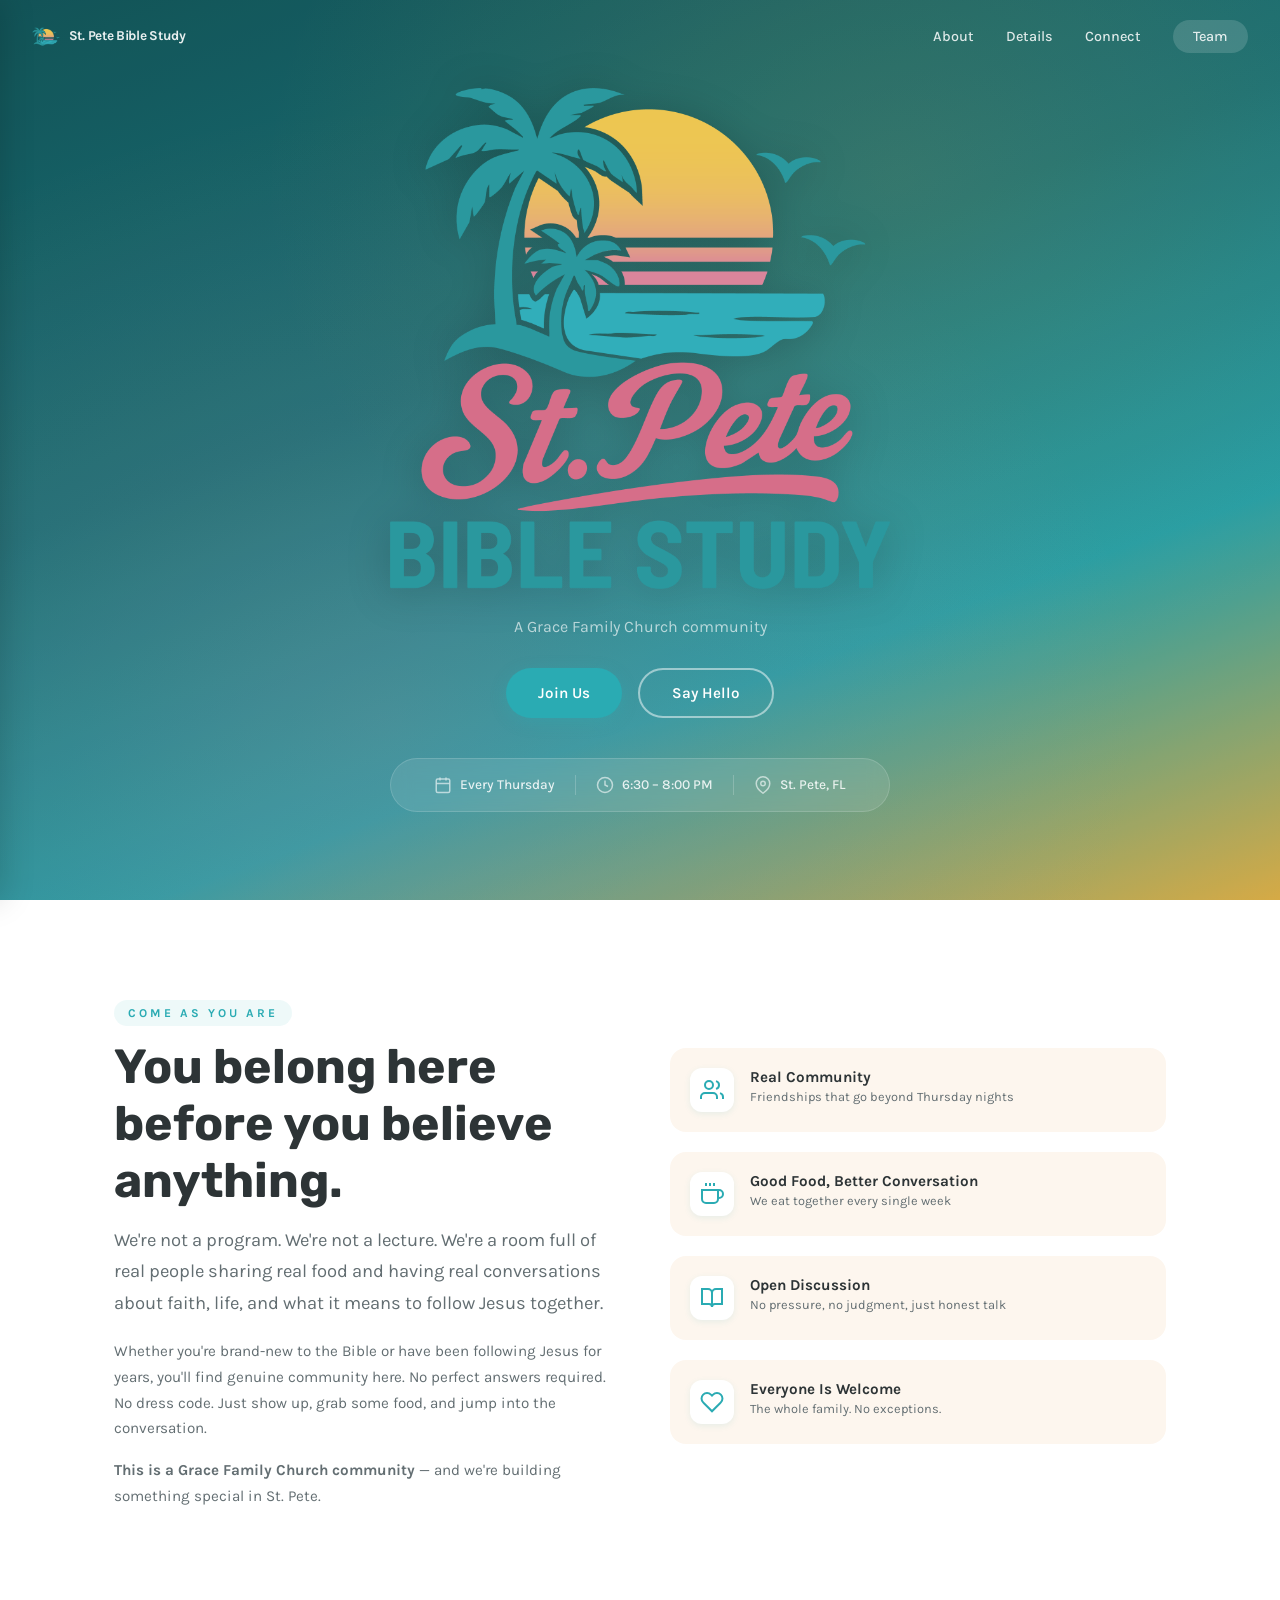
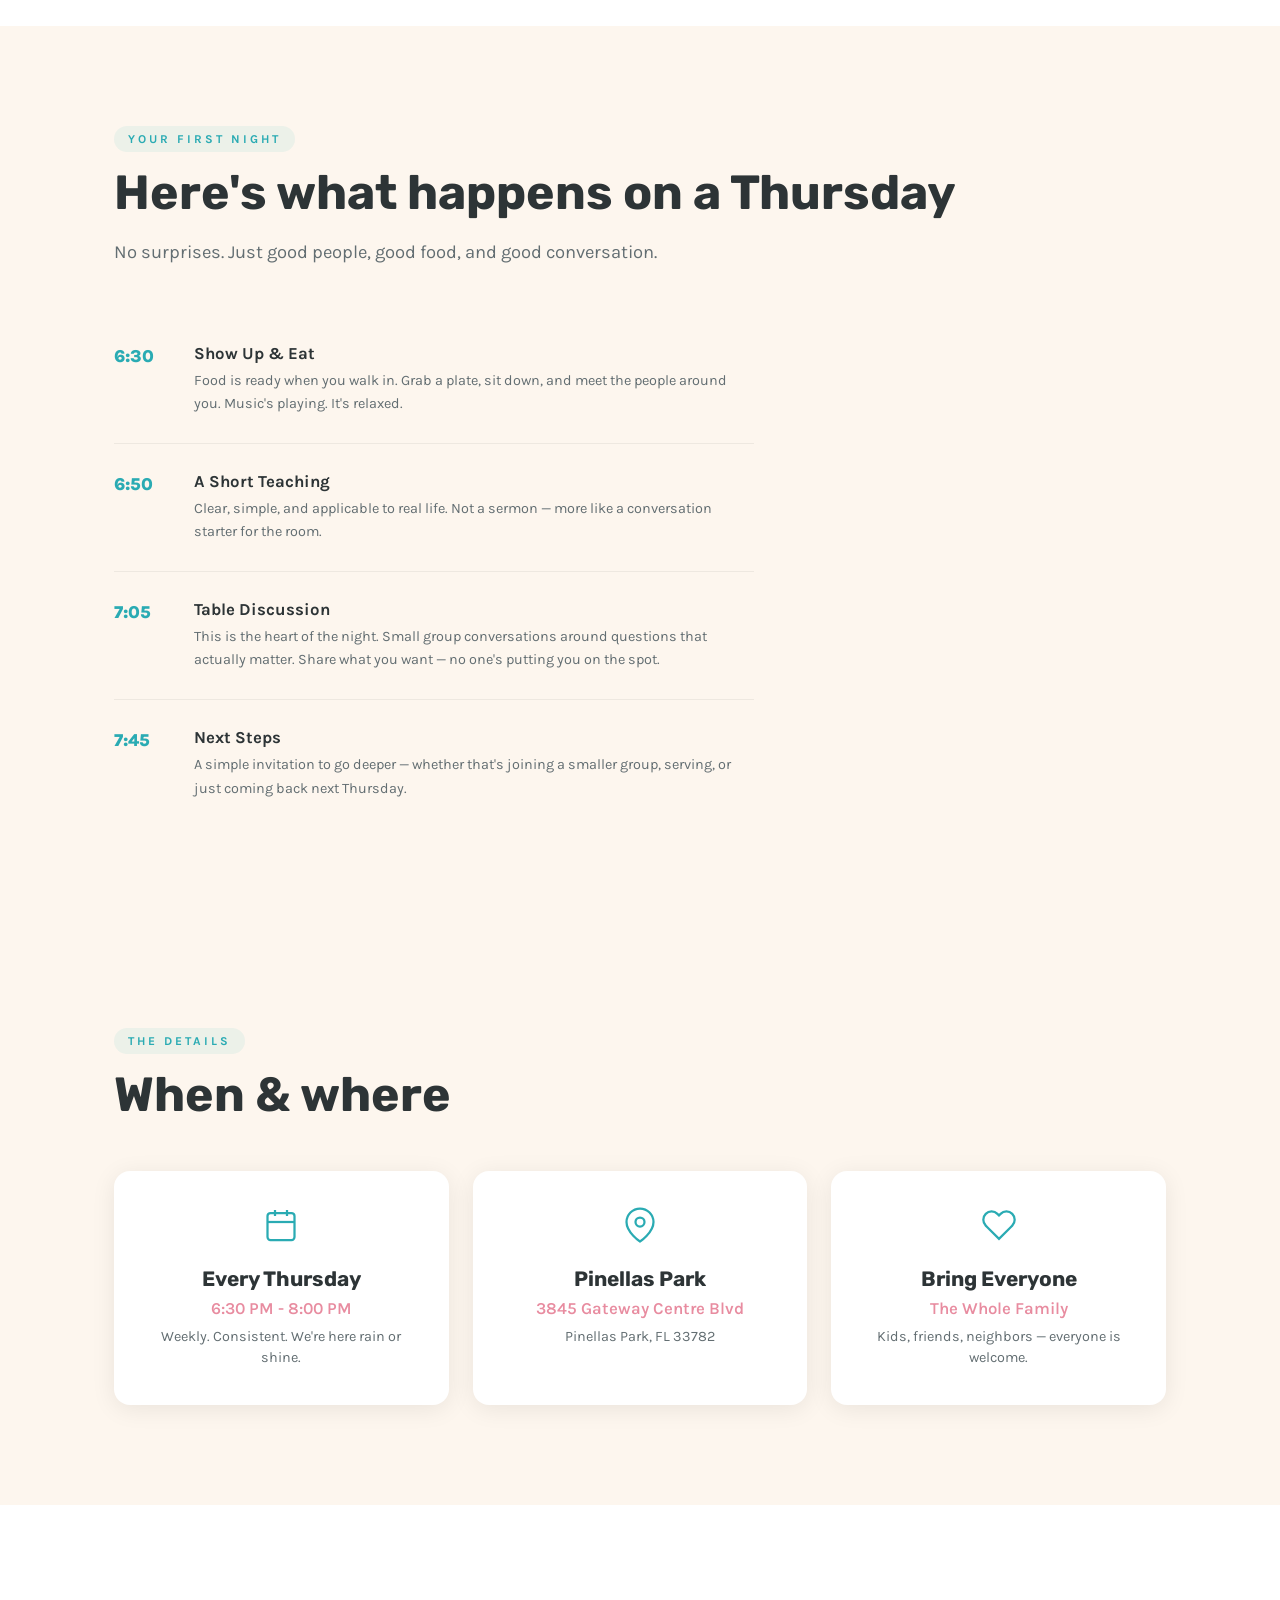
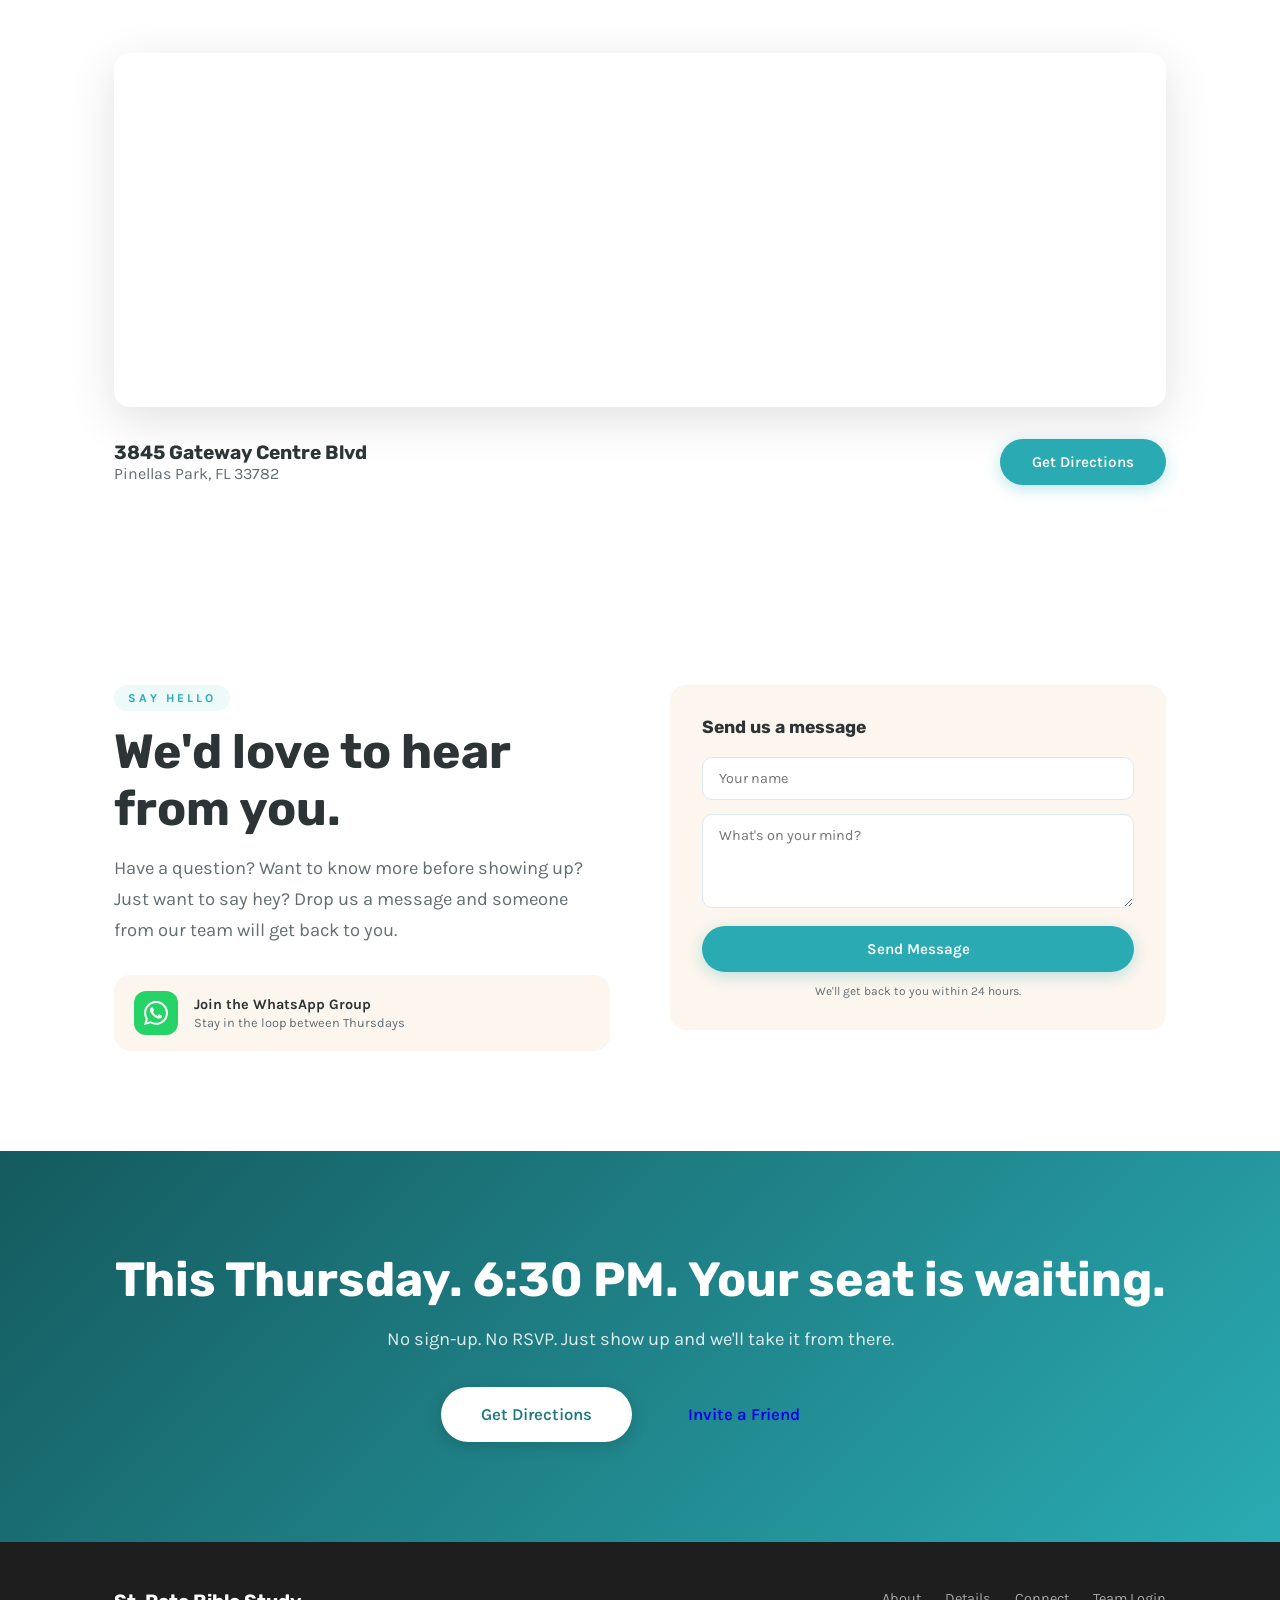
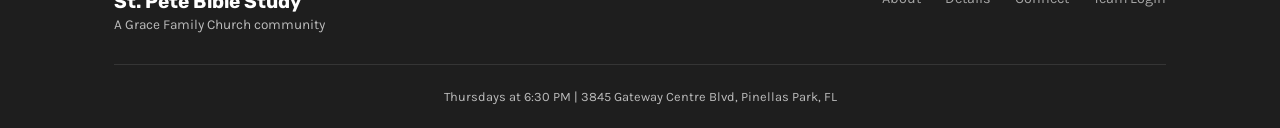
<file: index.html>
<!DOCTYPE html>
<html lang="en">
<head>
  <meta charset="UTF-8">
  <meta name="viewport" content="width=device-width, initial-scale=1.0">
  <title>St. Pete Bible Study | Grace Family Church</title>
  <meta name="description" content="Thursdays at 6:30 PM in Pinellas Park. Food, real conversation, honest questions, and people who actually show up.">

  <!-- Open Graph (iMessage, WhatsApp, Facebook, LinkedIn) -->
  <meta property="og:type" content="website">
  <meta property="og:url" content="https://stpetebiblestudy.com/">
  <meta property="og:title" content="St. Pete Bible Study · Thursdays 6:30 PM">
  <meta property="og:description" content="Food, real conversation, honest questions, and people who actually show up. Come join us — we saved you a seat.">
  <meta property="og:image" content="https://stpetebiblestudy.com/assets/spbs-logo.png">
  <meta property="og:site_name" content="St. Pete Bible Study">
  <meta name="twitter:card" content="summary_large_image">
  <meta name="twitter:title" content="St. Pete Bible Study · Thursdays 6:30 PM">
  <meta name="twitter:description" content="Food, real conversation, and people who actually show up.">
  <meta name="twitter:image" content="https://stpetebiblestudy.com/assets/spbs-logo.png">

  <link rel="icon" type="image/png" href="assets/spbs-icon.png">
  <link rel="preconnect" href="https://fonts.googleapis.com">
  <link href="https://fonts.googleapis.com/css2?family=Rubik:wght@400;500;600;700;800;900&family=Karla:wght@300;400;500;600;700&family=Lobster&display=swap" rel="stylesheet">
  <link rel="stylesheet" href="css/landing.css">
</head>
<body>
  <!-- Hero -->
  <section class="hero">
    <div class="hero-overlay"></div>
    <nav class="top-nav">
      <div class="nav-brand"><img src="assets/spbs-icon.png" alt="SPBS" class="nav-logo-icon"> St. Pete Bible Study</div>
      <div class="nav-links">
        <a href="#about">About</a>
        <a href="#details">Details</a>
        <a href="#connect">Connect</a>
        <a href="login.html" class="nav-btn">Team</a>
      </div>
      <button class="mobile-menu-btn" onclick="openMobileNav()" aria-label="Menu">
        <svg width="22" height="22" viewBox="0 0 24 24" fill="none" stroke="white" stroke-width="2.5">
          <line x1="3" y1="6" x2="21" y2="6"/><line x1="3" y1="12" x2="21" y2="12"/><line x1="3" y1="18" x2="21" y2="18"/>
        </svg>
      </button>
    </nav>

    <!-- Mobile Nav Drawer -->
    <div class="mobile-nav-overlay" id="mobileNavOverlay" onclick="closeMobileNav()"></div>
    <div class="mobile-nav-drawer" id="mobileNavDrawer">
      <div class="mobile-nav-header">
        <h3>St. Pete Bible Study</h3>
        <button class="mobile-nav-close" onclick="closeMobileNav()">&times;</button>
      </div>
      <div class="mobile-nav-items">
        <a href="#about" onclick="closeMobileNav()">About</a>
        <a href="#details" onclick="closeMobileNav()">Details</a>
        <a href="#connect" onclick="closeMobileNav()">Connect</a>
        <a href="weekly.html">This Week</a>
        <a href="login.html" class="mobile-nav-team">Team Login</a>
      </div>
    </div>
    <div class="hero-content">
      <div class="logo-container">
        <img src="assets/spbs-logo.png" alt="St. Pete Bible Study" class="hero-logo">
      </div>
      <p class="hero-sub">A Grace Family Church community</p>
      <div class="hero-cta">
        <a href="#details" class="btn btn-primary">Join Us</a>
        <a href="#connect" class="btn btn-outline">Say Hello</a>
      </div>
      <div class="hero-details-bar">
        <div class="hero-detail">
          <svg width="18" height="18" viewBox="0 0 24 24" fill="none" stroke="currentColor" stroke-width="2"><rect x="3" y="4" width="18" height="18" rx="2"/><line x1="16" y1="2" x2="16" y2="6"/><line x1="8" y1="2" x2="8" y2="6"/><line x1="3" y1="10" x2="21" y2="10"/></svg>
          <span>Every Thursday</span>
        </div>
        <div class="hero-detail-divider"></div>
        <div class="hero-detail">
          <svg width="18" height="18" viewBox="0 0 24 24" fill="none" stroke="currentColor" stroke-width="2"><circle cx="12" cy="12" r="10"/><polyline points="12 6 12 12 16 14"/></svg>
          <span>6:30 – 8:00 PM</span>
        </div>
        <div class="hero-detail-divider"></div>
        <div class="hero-detail">
          <svg width="18" height="18" viewBox="0 0 24 24" fill="none" stroke="currentColor" stroke-width="2"><path d="M21 10c0 7-9 13-9 13s-9-6-9-13a9 9 0 0 1 18 0z"/><circle cx="12" cy="10" r="3"/></svg>
          <span>St. Pete, FL</span>
        </div>
      </div>
    </div>
  </section>

  <!-- Welcome / About -->
  <section id="about" class="section about-section">
    <div class="container">
      <div class="about-layout">
        <div class="about-text">
          <div class="section-badge">COME AS YOU ARE</div>
          <h2>You belong here before you believe anything.</h2>
          <p class="lead">We're not a program. We're not a lecture. We're a room full of real people sharing real food and having real conversations about faith, life, and what it means to follow Jesus together.</p>
          <p class="about-body">Whether you're brand-new to the Bible or have been following Jesus for years, you'll find genuine community here. No perfect answers required. No dress code. Just show up, grab some food, and jump into the conversation.</p>
          <p class="about-body"><strong>This is a Grace Family Church community</strong> — and we're building something special in St. Pete.</p>
        </div>
        <div class="about-highlights">
          <div class="highlight-item">
            <div class="highlight-icon">
              <svg width="24" height="24" viewBox="0 0 24 24" fill="none" stroke="currentColor" stroke-width="2"><path d="M17 21v-2a4 4 0 0 0-4-4H5a4 4 0 0 0-4 4v2"/><circle cx="9" cy="7" r="4"/><path d="M23 21v-2a4 4 0 0 0-3-3.87"/><path d="M16 3.13a4 4 0 0 1 0 7.75"/></svg>
            </div>
            <div>
              <h4>Real Community</h4>
              <p>Friendships that go beyond Thursday nights</p>
            </div>
          </div>
          <div class="highlight-item">
            <div class="highlight-icon">
              <svg width="24" height="24" viewBox="0 0 24 24" fill="none" stroke="currentColor" stroke-width="2"><path d="M18 8h1a4 4 0 0 1 0 8h-1"/><path d="M2 8h16v9a4 4 0 0 1-4 4H6a4 4 0 0 1-4-4V8z"/><line x1="6" y1="1" x2="6" y2="4"/><line x1="10" y1="1" x2="10" y2="4"/><line x1="14" y1="1" x2="14" y2="4"/></svg>
            </div>
            <div>
              <h4>Good Food, Better Conversation</h4>
              <p>We eat together every single week</p>
            </div>
          </div>
          <div class="highlight-item">
            <div class="highlight-icon">
              <svg width="24" height="24" viewBox="0 0 24 24" fill="none" stroke="currentColor" stroke-width="2"><path d="M2 3h6a4 4 0 0 1 4 4v14a3 3 0 0 0-3-3H2z"/><path d="M22 3h-6a4 4 0 0 0-4 4v14a3 3 0 0 1 3-3h7z"/></svg>
            </div>
            <div>
              <h4>Open Discussion</h4>
              <p>No pressure, no judgment, just honest talk</p>
            </div>
          </div>
          <div class="highlight-item">
            <div class="highlight-icon">
              <svg width="24" height="24" viewBox="0 0 24 24" fill="none" stroke="currentColor" stroke-width="2"><path d="M20.84 4.61a5.5 5.5 0 0 0-7.78 0L12 5.67l-1.06-1.06a5.5 5.5 0 0 0-7.78 7.78l1.06 1.06L12 21.23l7.78-7.78 1.06-1.06a5.5 5.5 0 0 0 0-7.78z"/></svg>
            </div>
            <div>
              <h4>Everyone Is Welcome</h4>
              <p>The whole family. No exceptions.</p>
            </div>
          </div>
        </div>
      </div>
    </div>
  </section>

  <!-- What to Expect -->
  <section id="expect" class="section expect-section">
    <div class="container">
      <div class="section-badge">YOUR FIRST NIGHT</div>
      <h2>Here's what happens on a Thursday</h2>
      <p class="lead">No surprises. Just good people, good food, and good conversation.</p>
      <div class="expect-timeline">
        <div class="expect-step">
          <div class="expect-time">6:30</div>
          <div class="expect-content">
            <h3>Show Up & Eat</h3>
            <p>Food is ready when you walk in. Grab a plate, sit down, and meet the people around you. Music's playing. It's relaxed.</p>
          </div>
        </div>
        <div class="expect-step">
          <div class="expect-time">6:50</div>
          <div class="expect-content">
            <h3>A Short Teaching</h3>
            <p>Clear, simple, and applicable to real life. Not a sermon — more like a conversation starter for the room.</p>
          </div>
        </div>
        <div class="expect-step">
          <div class="expect-time">7:05</div>
          <div class="expect-content">
            <h3>Table Discussion</h3>
            <p>This is the heart of the night. Small group conversations around questions that actually matter. Share what you want — no one's putting you on the spot.</p>
          </div>
        </div>
        <div class="expect-step">
          <div class="expect-time">7:45</div>
          <div class="expect-content">
            <h3>Next Steps</h3>
            <p>A simple invitation to go deeper — whether that's joining a smaller group, serving, or just coming back next Thursday.</p>
          </div>
        </div>
      </div>
    </div>
  </section>

  <!-- Details Section -->
  <section id="details" class="section details-section">
    <div class="container">
      <div class="section-badge">THE DETAILS</div>
      <h2>When & where</h2>
      <div class="details-grid">
        <div class="detail-card">
          <div class="detail-icon">
            <svg width="36" height="36" viewBox="0 0 24 24" fill="none" stroke="currentColor" stroke-width="1.5"><rect x="3" y="4" width="18" height="18" rx="2" ry="2"/><line x1="16" y1="2" x2="16" y2="6"/><line x1="8" y1="2" x2="8" y2="6"/><line x1="3" y1="10" x2="21" y2="10"/></svg>
          </div>
          <h3>Every Thursday</h3>
          <p class="detail-highlight">6:30 PM - 8:00 PM</p>
          <p>Weekly. Consistent. We're here rain or shine.</p>
        </div>
        <div class="detail-card">
          <div class="detail-icon">
            <svg width="36" height="36" viewBox="0 0 24 24" fill="none" stroke="currentColor" stroke-width="1.5"><path d="M21 10c0 7-9 13-9 13s-9-6-9-13a9 9 0 0 1 18 0z"/><circle cx="12" cy="10" r="3"/></svg>
          </div>
          <h3>Pinellas Park</h3>
          <p class="detail-highlight">3845 Gateway Centre Blvd</p>
          <p>Pinellas Park, FL 33782</p>
        </div>
        <div class="detail-card">
          <div class="detail-icon">
            <svg width="36" height="36" viewBox="0 0 24 24" fill="none" stroke="currentColor" stroke-width="1.5"><path d="M20.84 4.61a5.5 5.5 0 0 0-7.78 0L12 5.67l-1.06-1.06a5.5 5.5 0 0 0-7.78 7.78l1.06 1.06L12 21.23l7.78-7.78 1.06-1.06a5.5 5.5 0 0 0 0-7.78z"/></svg>
          </div>
          <h3>Bring Everyone</h3>
          <p class="detail-highlight">The Whole Family</p>
          <p>Kids, friends, neighbors — everyone is welcome.</p>
        </div>
      </div>
    </div>
  </section>

  <!-- Map Section -->
  <section id="location" class="section location-section">
    <div class="container">
      <div class="map-container">
        <iframe
          src="https://www.google.com/maps/embed/v1/place?key=AIzaSyBFw0Qbyq9zTFTd-tUY6dZWTgaQzuU17R8&q=3845+Gateway+Centre+Blvd,+Pinellas+Park,+FL+33782"
          width="100%" height="350" style="border:0; border-radius: 16px;" allowfullscreen="" loading="lazy"
          onerror="this.style.display='none'"></iframe>
      </div>
      <div class="location-details">
        <div class="location-address">
          <h3>3845 Gateway Centre Blvd</h3>
          <p>Pinellas Park, FL 33782</p>
        </div>
        <a href="https://www.google.com/maps/dir//3845+Gateway+Centre+Blvd+Pinellas+Park+FL+33782" target="_blank" class="btn btn-primary">Get Directions</a>
      </div>
    </div>
  </section>

  <!-- Connect / Reach Out -->
  <section id="connect" class="section connect-section">
    <div class="container">
      <div class="connect-layout">
        <div class="connect-text">
          <div class="section-badge">SAY HELLO</div>
          <h2>We'd love to hear from you.</h2>
          <p class="lead">Have a question? Want to know more before showing up? Just want to say hey? Drop us a message and someone from our team will get back to you.</p>
          <div class="connect-options">
            <a href="https://chat.whatsapp.com/BR9awVtv6Z25B0vDH9vGz1?mode=gi_t" target="_blank" class="connect-option">
              <div class="connect-option-icon whatsapp">
                <svg width="24" height="24" viewBox="0 0 24 24" fill="currentColor"><path d="M17.472 14.382c-.297-.149-1.758-.867-2.03-.967-.273-.099-.471-.148-.67.15-.197.297-.767.966-.94 1.164-.173.199-.347.223-.644.075-.297-.15-1.255-.463-2.39-1.475-.883-.788-1.48-1.761-1.653-2.059-.173-.297-.018-.458.13-.606.134-.133.298-.347.446-.52.149-.174.198-.298.298-.497.099-.198.05-.371-.025-.52-.075-.149-.669-1.612-.916-2.207-.242-.579-.487-.5-.669-.51-.173-.008-.371-.01-.57-.01-.198 0-.52.074-.792.372-.272.297-1.04 1.016-1.04 2.479 0 1.462 1.065 2.875 1.213 3.074.149.198 2.096 3.2 5.077 4.487.709.306 1.262.489 1.694.625.712.227 1.36.195 1.871.118.571-.085 1.758-.719 2.006-1.413.248-.694.248-1.289.173-1.413-.074-.124-.272-.198-.57-.347m-5.421 7.403h-.004a9.87 9.87 0 01-5.031-1.378l-.361-.214-3.741.982.998-3.648-.235-.374a9.86 9.86 0 01-1.51-5.26c.001-5.45 4.436-9.884 9.888-9.884 2.64 0 5.122 1.03 6.988 2.898a9.825 9.825 0 012.893 6.994c-.003 5.45-4.437 9.884-9.885 9.884m8.413-18.297A11.815 11.815 0 0012.05 0C5.495 0 .16 5.335.157 11.892c0 2.096.547 4.142 1.588 5.945L.057 24l6.305-1.654a11.882 11.882 0 005.683 1.448h.005c6.554 0 11.89-5.335 11.893-11.893a11.821 11.821 0 00-3.48-8.413z"/></svg>
              </div>
              <div>
                <strong>Join the WhatsApp Group</strong>
                <p>Stay in the loop between Thursdays</p>
              </div>
            </a>
          </div>
        </div>
        <div class="connect-form-wrap">
          <form class="connect-form" id="contactForm" onsubmit="handleContactSubmit(event)">
            <h3>Send us a message</h3>
            <!-- honeypot: bots fill this in, real users don't see it -->
            <input type="text" id="contactWebsite" name="website" tabindex="-1" autocomplete="off" style="position:absolute;left:-9999px;opacity:0;pointer-events:none;height:0;width:0;" aria-hidden="true">
            <div class="form-group">
              <input type="text" id="contactName" placeholder="Your name" required>
            </div>
            <div class="form-group">
              <textarea id="contactMessage" rows="4" placeholder="What's on your mind?" required></textarea>
            </div>
            <button type="submit" class="btn btn-primary" style="width:100%;">Send Message</button>
            <p class="form-note">We'll get back to you within 24 hours.</p>
          </form>
        </div>
      </div>
    </div>
  </section>

  <!-- Final CTA -->
  <section class="section cta-section">
    <div class="container">
      <h2>This Thursday. 6:30 PM. Your seat is waiting.</h2>
      <p class="lead">No sign-up. No RSVP. Just show up and we'll take it from there.</p>
      <div class="cta-buttons">
        <a href="https://www.google.com/maps/dir//3845+Gateway+Centre+Blvd+Pinellas+Park+FL+33782" target="_blank" class="btn btn-primary btn-lg">Get Directions</a>
        <a href="invite.html" class="btn btn-secondary btn-lg">Invite a Friend</a>
      </div>
    </div>
  </section>

  <!-- Footer -->
  <footer class="footer">
    <div class="container">
      <div class="footer-content">
        <div class="footer-brand">
          <h3>St. Pete Bible Study</h3>
          <p>A Grace Family Church community</p>
        </div>
        <div class="footer-links">
          <a href="#about">About</a>
          <a href="#details">Details</a>
          <a href="#connect">Connect</a>
          <a href="login.html">Team Login</a>
        </div>
      </div>
      <div class="footer-bottom">
        <p>Thursdays at 6:30 PM | 3845 Gateway Centre Blvd, Pinellas Park, FL</p>
      </div>
    </div>
  </footer>

  <script>
    document.querySelectorAll('a[href^="#"]').forEach(anchor => {
      anchor.addEventListener('click', function(e) {
        e.preventDefault();
        const target = document.querySelector(this.getAttribute('href'));
        if (target) target.scrollIntoView({ behavior: 'smooth', block: 'start' });
      });
    });
    window.addEventListener('scroll', () => {
      document.querySelector('.top-nav').classList.toggle('scrolled', window.scrollY > 50);
    });

    function openMobileNav() {
      document.getElementById('mobileNavDrawer').classList.add('open');
      document.getElementById('mobileNavOverlay').classList.add('show');
    }
    function closeMobileNav() {
      document.getElementById('mobileNavDrawer').classList.remove('open');
      document.getElementById('mobileNavOverlay').classList.remove('show');
    }
    document.addEventListener('keydown', e => { if (e.key === 'Escape') closeMobileNav(); });
    async function handleContactSubmit(e) {
      e.preventDefault();
      const name = document.getElementById('contactName').value;
      const msg = {
        name,
        message: document.getElementById('contactMessage').value,
        website: document.getElementById('contactWebsite')?.value || '' // honeypot
      };

      // Try the Pages Function first — writes to Supabase AND sends email to Kody.
      let handled = false;
      try {
        const res = await fetch('/api/contact', {
          method: 'POST',
          headers: { 'Content-Type': 'application/json' },
          body: JSON.stringify(msg)
        });
        if (res.ok) handled = true;
      } catch (err) { console.error('contact function failed:', err); }

      // Fallback: write directly to Supabase so messages are never lost even
      // before the Pages Function is deployed / env vars are configured.
      if (!handled) {
        try {
          await fetch('https://itgyatshpvwxqmfhxgra.supabase.co/rest/v1/messages', {
            method: 'POST',
            headers: {
              'apikey': 'eyJhbGciOiJIUzI1NiIsInR5cCI6IkpXVCJ9.eyJpc3MiOiJzdXBhYmFzZSIsInJlZiI6Iml0Z3lhdHNocHZ3eHFtZmh4Z3JhIiwicm9sZSI6ImFub24iLCJpYXQiOjE3NzU3NTU0MzMsImV4cCI6MjA5MTMzMTQzM30.tt3KNvdaccTVflvYSuHK2Fvq-ObAbYrFhF9LGV5RpUk',
              'Authorization': 'Bearer eyJhbGciOiJIUzI1NiIsInR5cCI6IkpXVCJ9.eyJpc3MiOiJzdXBhYmFzZSIsInJlZiI6Iml0Z3lhdHNocHZ3eHFtZmh4Z3JhIiwicm9sZSI6ImFub24iLCJpYXQiOjE3NzU3NTU0MzMsImV4cCI6MjA5MTMzMTQzM30.tt3KNvdaccTVflvYSuHK2Fvq-ObAbYrFhF9LGV5RpUk',
              'Content-Type': 'application/json'
            },
            body: JSON.stringify({ name: msg.name, message: msg.message })
          });
        } catch (err) { console.error(err); }
      }

      e.target.innerHTML = '<div style="text-align:center;padding:40px 0;"><h3 style="color:var(--teal-dark);margin-bottom:8px;">Message sent!</h3><p style="color:var(--gray-600);">Thanks, ' + name + '. We\'ll be in touch soon.</p></div>';
    }
  </script>
</body>
</html>
</file>
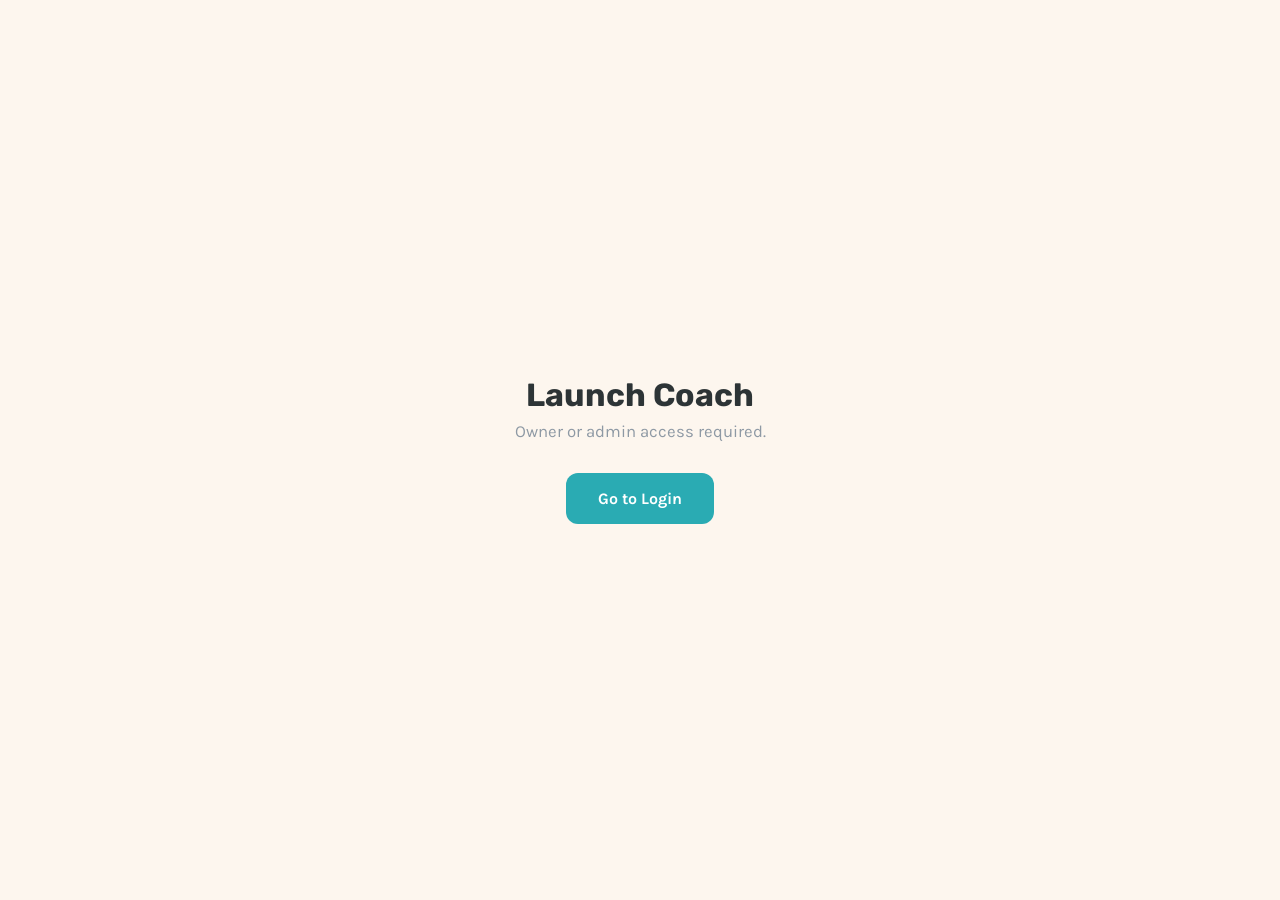
<file: coach.html>
<!DOCTYPE html>
<html lang="en">
<head>
  <meta charset="UTF-8">
  <meta name="viewport" content="width=device-width, initial-scale=1.0">
  <link rel="icon" type="image/png" href="assets/spbs-icon.png">
  <title>Launch Coach | St. Pete Bible Study</title>
  <link rel="preconnect" href="https://fonts.googleapis.com">
  <link href="https://fonts.googleapis.com/css2?family=Rubik:wght@400;500;600;700;800;900&family=Karla:wght@300;400;500;600;700&display=swap" rel="stylesheet">
  <style>
    :root {
      --teal:#2AABB3;--teal-dark:#1B7A80;--teal-deep:#145A5E;
      --pink:#E88CA0;--gold:#E8B84B;--sand:#FDF6EE;
      --slate:#2D3436;--gray-100:#F1F4F8;--gray-300:#D1D8E0;
      --gray-500:#8E99A4;--gray-600:#636E72;--white:#FFFFFF;
      --radius:16px;
    }
    *{margin:0;padding:0;box-sizing:border-box;}
    html,body{height:100%;overflow:hidden;}
    body{font-family:'Karla',-apple-system,sans-serif;background:var(--gray-100);color:var(--slate);-webkit-font-smoothing:antialiased;display:flex;flex-direction:column;}
    h1,h2,h3,h4{font-family:'Rubik',sans-serif;}

    /* AUTH GATE */
    .auth-gate{display:flex;flex-direction:column;align-items:center;justify-content:center;height:100%;text-align:center;padding:40px;background:var(--sand);}
    .auth-gate h1{font-size:2rem;margin-bottom:8px;}
    .auth-gate p{font-size:1.05rem;color:var(--gray-500);margin-bottom:32px;}
    .auth-gate a{padding:16px 32px;background:var(--teal);color:white;border-radius:12px;text-decoration:none;font-weight:700;}

    /* API KEY MODAL */
    .key-modal-overlay{position:fixed;inset:0;background:rgba(0,0,0,0.5);z-index:500;display:flex;align-items:center;justify-content:center;}
    .key-modal{background:white;border-radius:20px;padding:40px;max-width:480px;width:90%;box-shadow:0 20px 60px rgba(0,0,0,0.2);}
    .key-modal h2{font-size:1.4rem;margin-bottom:8px;}
    .key-modal p{font-size:0.9rem;color:var(--gray-500);margin-bottom:20px;line-height:1.5;}
    .key-modal input{width:100%;padding:14px 18px;border:2px solid var(--gray-100);border-radius:12px;font-size:0.95rem;font-family:inherit;margin-bottom:16px;}
    .key-modal input:focus{outline:none;border-color:var(--teal);}
    .key-modal button{width:100%;padding:16px;background:var(--teal);color:white;border:none;border-radius:12px;font-size:1rem;font-weight:700;cursor:pointer;font-family:inherit;}

    /* HEADER */
    .coach-header{background:linear-gradient(135deg,var(--teal-deep),var(--teal-dark));padding:16px 24px;display:flex;align-items:center;justify-content:space-between;flex-shrink:0;gap:12px;flex-wrap:wrap;}
    .coach-brand{display:flex;align-items:center;gap:12px;}
    .coach-logo{width:36px;height:36px;background:rgba(255,255,255,0.15);border-radius:10px;display:flex;align-items:center;justify-content:center;font-weight:800;font-size:0.7rem;color:white;}
    .coach-title{color:white;font-size:1.1rem;font-weight:700;}
    .coach-sub{color:rgba(255,255,255,0.5);font-size:0.72rem;}
    .coach-metrics{display:flex;gap:8px;flex-wrap:wrap;}
    .coach-metric{background:rgba(255,255,255,0.1);padding:6px 14px;border-radius:100px;color:white;font-size:0.78rem;font-weight:600;display:flex;align-items:center;gap:5px;}
    .coach-metric .num{font-size:1.1rem;font-weight:800;}
    .coach-back{background:rgba(255,255,255,0.1);border:none;color:rgba(255,255,255,0.6);padding:8px 14px;border-radius:8px;font-size:0.75rem;font-weight:600;cursor:pointer;font-family:inherit;text-decoration:none;}
    .coach-back:hover{background:rgba(255,255,255,0.2);color:white;}

    /* LAYOUT */
    .coach-layout{flex:1;display:flex;overflow:hidden;}

    /* TABS (mobile) */
    .coach-tabs{display:none;background:white;border-bottom:1px solid var(--gray-100);flex-shrink:0;}
    .coach-tab{flex:1;padding:12px;text-align:center;font-size:0.85rem;font-weight:700;color:var(--gray-500);cursor:pointer;border-bottom:3px solid transparent;font-family:inherit;background:none;border-top:none;border-left:none;border-right:none;}
    .coach-tab.active{color:var(--teal-dark);border-bottom-color:var(--teal);}

    /* ROADMAP PANEL */
    .roadmap-panel{width:380px;background:white;border-right:1px solid var(--gray-100);overflow-y:auto;flex-shrink:0;padding:20px;-webkit-overflow-scrolling:touch;}
    .roadmap-title{font-size:0.95rem;font-weight:800;color:var(--slate);margin-bottom:16px;display:flex;align-items:center;justify-content:space-between;}
    .roadmap-progress{font-size:0.75rem;color:var(--gray-500);font-weight:600;}

    /* ACTION ITEMS */
    .actions-section{margin-bottom:20px;border:1px solid rgba(232,184,75,0.25);border-radius:14px;overflow:hidden;background:rgba(232,184,75,0.04);}
    .actions-header{display:flex;align-items:center;justify-content:space-between;padding:12px 16px;cursor:pointer;user-select:none;-webkit-tap-highlight-color:transparent;}
    .actions-header-left{display:flex;align-items:center;gap:8px;}
    .actions-icon{width:24px;height:24px;border-radius:7px;background:var(--gold);display:flex;align-items:center;justify-content:center;}
    .actions-label{font-size:0.82rem;font-weight:700;color:var(--slate);}
    .actions-count{font-size:0.68rem;font-weight:700;color:var(--gold);background:rgba(232,184,75,0.15);padding:2px 8px;border-radius:100px;}
    .actions-body{padding:0 12px 12px;}
    .action-item{display:flex;align-items:flex-start;gap:10px;padding:8px 4px;border-bottom:1px solid rgba(0,0,0,0.04);transition:opacity 0.2s;}
    .action-item:last-child{border-bottom:none;}
    .action-item.done{opacity:0.45;}
    .action-item.done .action-text{text-decoration:line-through;}
    .action-check{width:20px;height:20px;border-radius:6px;border:2px solid var(--gold);display:flex;align-items:center;justify-content:center;cursor:pointer;flex-shrink:0;margin-top:1px;transition:all 0.15s;background:white;}
    .action-check:hover{background:rgba(232,184,75,0.1);}
    .action-item.done .action-check{background:var(--gold);border-color:var(--gold);}
    .action-item.done .action-check::after{content:'\\2713';color:white;font-size:0.65rem;font-weight:800;}
    .action-info{flex:1;min-width:0;}
    .action-text{font-size:0.8rem;font-weight:500;color:var(--slate);line-height:1.35;}
    .action-meta{font-size:0.68rem;color:var(--gray-500);margin-top:2px;}
    .action-remove{background:none;border:none;color:var(--gray-300);font-size:0.9rem;cursor:pointer;padding:0 2px;line-height:1;flex-shrink:0;}
    .action-remove:hover{color:var(--pink);}
    .actions-add{display:flex;gap:6px;padding:8px 4px 0;}
    .actions-add input{flex:1;padding:7px 10px;border:1px solid var(--gray-100);border-radius:8px;font-size:0.78rem;font-family:inherit;color:var(--slate);}
    .actions-add input:focus{outline:none;border-color:var(--gold);}
    .actions-add button{padding:7px 12px;background:var(--gold);color:white;border:none;border-radius:8px;font-size:0.72rem;font-weight:700;cursor:pointer;font-family:inherit;white-space:nowrap;}
    .actions-empty{text-align:center;padding:12px;font-size:0.78rem;color:var(--gray-500);font-style:italic;}

    .phase{margin-bottom:12px;border:1px solid var(--gray-100);border-radius:14px;overflow:hidden;}
    .phase-header{display:flex;align-items:center;gap:10px;padding:14px 16px;cursor:pointer;user-select:none;-webkit-tap-highlight-color:transparent;transition:background 0.15s;}
    .phase-header:hover{background:var(--gray-100);}
    .phase-num{width:28px;height:28px;border-radius:8px;display:flex;align-items:center;justify-content:center;font-size:0.72rem;font-weight:800;color:white;flex-shrink:0;}
    .phase-num.active{background:var(--teal);}
    .phase-num.upcoming{background:var(--gray-300);}
    .phase-num.completed{background:#48BB78;}
    .phase-info{flex:1;}
    .phase-name{font-size:0.85rem;font-weight:700;color:var(--slate);}
    .phase-time{font-size:0.7rem;color:var(--gray-500);}
    .phase-chevron{color:var(--gray-300);transition:transform 0.2s;font-size:0.8rem;}
    .phase.open .phase-chevron{transform:rotate(90deg);}
    .phase-body{display:none;padding:0 16px 14px;}
    .phase.open .phase-body{display:block;}

    .milestone{display:flex;align-items:flex-start;gap:10px;padding:10px 0;border-bottom:1px solid var(--gray-100);}
    .milestone:last-child{border-bottom:none;}
    .ms-check{width:22px;height:22px;border-radius:6px;border:2px solid var(--gray-300);display:flex;align-items:center;justify-content:center;cursor:pointer;flex-shrink:0;margin-top:1px;transition:all 0.15s;}
    .ms-check.in_progress{border-color:var(--gold);background:rgba(232,184,75,0.1);}
    .ms-check.in_progress::after{content:'';width:8px;height:8px;border-radius:2px;background:var(--gold);}
    .ms-check.completed{border-color:#48BB78;background:#48BB78;}
    .ms-check.completed::after{content:'\\2713';color:white;font-size:0.7rem;font-weight:800;}
    .ms-check.blocked{border-color:var(--pink);background:rgba(232,140,160,0.1);}
    .ms-check.blocked::after{content:'!';color:var(--pink);font-size:0.7rem;font-weight:800;}
    .ms-info{flex:1;min-width:0;}
    .ms-title{font-size:0.82rem;font-weight:600;color:var(--slate);line-height:1.3;}
    .ms-desc{font-size:0.72rem;color:var(--gray-500);margin-top:2px;line-height:1.4;}
    .ms-tag{display:inline-block;font-size:0.6rem;font-weight:700;text-transform:uppercase;letter-spacing:0.5px;padding:2px 6px;border-radius:4px;margin-top:4px;}
    .ms-tag.critical{background:rgba(232,140,160,0.12);color:var(--pink);}
    .ms-tag.important{background:rgba(232,184,75,0.12);color:#B8860B;}
    .ms-tag.normal{background:rgba(42,171,179,0.1);color:var(--teal-dark);}

    /* CHAT PANEL */
    .chat-panel{flex:1;display:flex;flex-direction:column;background:var(--sand);min-width:0;}
    .chat-messages{flex:1;overflow-y:auto;padding:20px 24px;-webkit-overflow-scrolling:touch;}
    .chat-msg{margin-bottom:16px;max-width:92%;}
    .chat-msg.user{margin-left:auto;}
    .chat-msg.assistant{margin-right:auto;}
    .chat-bubble{padding:14px 18px;border-radius:16px;font-size:0.9rem;line-height:1.65;word-wrap:break-word;}
    .chat-msg.user .chat-bubble{background:var(--teal);color:white;border-bottom-right-radius:4px;}
    .chat-msg.assistant .chat-bubble{background:white;color:var(--slate);border-bottom-left-radius:4px;box-shadow:0 1px 4px rgba(0,0,0,0.06);}
    .chat-bubble h2{font-size:1rem;margin:12px 0 6px;color:var(--teal-deep);}
    .chat-bubble h3{font-size:0.92rem;margin:10px 0 4px;color:var(--teal-dark);}
    .chat-bubble h4{font-size:0.88rem;margin:8px 0 4px;color:var(--slate);}
    .chat-bubble strong{color:var(--teal-deep);}
    .chat-msg.assistant .chat-bubble strong{color:var(--teal-deep);}
    .chat-bubble ul,.chat-bubble ol{margin:6px 0 6px 20px;}
    .chat-bubble li{margin-bottom:4px;}
    .chat-bubble p{margin-bottom:8px;}
    .chat-bubble p:last-child{margin-bottom:0;}
    .chat-bubble hr{border:none;border-top:1px solid var(--gray-100);margin:12px 0;}
    .chat-sender{font-size:0.68rem;font-weight:700;text-transform:uppercase;letter-spacing:0.5px;margin-bottom:4px;padding:0 4px;}
    .chat-msg.user .chat-sender{color:rgba(255,255,255,0.5);text-align:right;}
    .chat-msg.assistant .chat-sender{color:var(--teal-dark);}

    .chat-typing{display:flex;align-items:center;gap:4px;padding:8px 18px;}
    .chat-typing span{width:6px;height:6px;border-radius:50%;background:var(--gray-300);animation:blink 1.4s ease infinite;}
    .chat-typing span:nth-child(2){animation-delay:0.2s;}
    .chat-typing span:nth-child(3){animation-delay:0.4s;}
    @keyframes blink{0%,100%{opacity:0.3;}50%{opacity:1;}}

    /* CHAT INPUT */
    .chat-input-wrap{padding:16px 24px;background:white;border-top:1px solid var(--gray-100);flex-shrink:0;}
    .chat-input-row{display:flex;gap:10px;max-width:100%;}
    .chat-input{flex:1;padding:14px 18px;border:2px solid var(--gray-100);border-radius:14px;font-size:0.92rem;font-family:inherit;resize:none;color:var(--slate);min-height:50px;max-height:140px;line-height:1.4;}
    .chat-input:focus{outline:none;border-color:var(--teal);}
    .chat-input::placeholder{color:var(--gray-300);}
    .chat-send{padding:14px 20px;background:var(--teal);color:white;border:none;border-radius:14px;font-weight:700;cursor:pointer;font-family:inherit;font-size:0.85rem;white-space:nowrap;transition:background 0.15s;align-self:flex-end;}
    .chat-send:hover{background:var(--teal-dark);}
    .chat-send:disabled{background:var(--gray-300);cursor:not-allowed;}
    .chat-actions{display:flex;gap:8px;margin-top:8px;}
    .chat-action-btn{background:none;border:1px solid var(--gray-100);color:var(--gray-500);font-size:0.72rem;font-weight:600;padding:5px 10px;border-radius:8px;cursor:pointer;font-family:inherit;transition:all 0.15s;}
    .chat-action-btn:hover{border-color:var(--teal);color:var(--teal);}

    /* RESPONSIVE */
    @media(max-width:900px){
      .coach-tabs{display:flex;}
      .roadmap-panel{display:none;width:100%;border-right:none;}
      .chat-panel{display:flex;}
      .roadmap-panel.visible{display:block;}
      .chat-panel.hidden{display:none;}
      .coach-layout{flex-direction:column;}
      .coach-metrics{display:none;}
    }
    @media(max-width:600px){
      .coach-header{padding:12px 16px;}
      .chat-messages{padding:16px;}
      .chat-input-wrap{padding:12px 16px;}
      .roadmap-panel{padding:16px;}
    }

    /* SCROLLBAR */
    .chat-messages::-webkit-scrollbar,.roadmap-panel::-webkit-scrollbar{width:5px;}
    .chat-messages::-webkit-scrollbar-thumb,.roadmap-panel::-webkit-scrollbar-thumb{background:var(--gray-300);border-radius:3px;}
  </style>
</head>
<body>

  <!-- Auth Gate -->
  <div id="authGate" class="auth-gate">
    <h1>Launch Coach</h1>
    <p>Owner or admin access required.</p>
    <a href="login.html">Go to Login</a>
  </div>

  <!-- API Key Modal -->
  <div id="keyModal" class="key-modal-overlay" style="display:none;">
    <div class="key-modal">
      <h2>Connect AI Coach</h2>
      <p>Enter your Claude API key to power the launch consultant. This is saved locally on your device only.</p>
      <input type="password" id="keyInput" placeholder="sk-ant-api03-...">
      <button onclick="saveApiKey()">Connect</button>
    </div>
  </div>

  <!-- Main App -->
  <div id="coachApp" style="display:none;flex-direction:column;height:100%;">

    <!-- Header -->
    <div class="coach-header">
      <div class="coach-brand">
        <div class="coach-logo">SP</div>
        <div>
          <div class="coach-title">Launch Coach</div>
          <div class="coach-sub">AI Campus Planting Consultant</div>
        </div>
      </div>
      <div class="coach-metrics" id="headerMetrics"></div>
      <a href="dashboard.html" class="coach-back">Back to Dashboard</a>
    </div>

    <!-- Mobile Tabs -->
    <div class="coach-tabs">
      <button class="coach-tab active" onclick="showTab('chat')">AI Coach</button>
      <button class="coach-tab" onclick="showTab('roadmap')">Roadmap</button>
    </div>

    <!-- Layout -->
    <div class="coach-layout">
      <!-- Roadmap -->
      <aside class="roadmap-panel" id="roadmapPanel"></aside>

      <!-- Chat -->
      <main class="chat-panel" id="chatPanel">
        <div class="chat-messages" id="chatMessages"></div>
        <div class="chat-input-wrap">
          <div class="chat-input-row">
            <textarea class="chat-input" id="chatInput" placeholder="Ask your launch coach anything..." rows="1" onkeydown="handleKey(event)"></textarea>
            <button class="chat-send" id="sendBtn" onclick="sendMessage()">Send</button>
          </div>
          <div class="chat-actions">
            <button class="chat-action-btn" onclick="askQuick('What should I focus on this week?')">This week's focus</button>
            <button class="chat-action-btn" onclick="askQuick('Give me an honest assessment of where we are')">Honest assessment</button>
            <button class="chat-action-btn" onclick="askQuick('What are the biggest risks to our launch right now?')">Biggest risks</button>
            <button class="chat-action-btn" onclick="clearChat()">Clear chat</button>
          </div>
        </div>
      </main>
    </div>
  </div>

<script>
// ============================================================
// STATE
// ============================================================
const SUPABASE_URL = 'https://itgyatshpvwxqmfhxgra.supabase.co';
const SUPABASE_KEY = 'eyJhbGciOiJIUzI1NiIsInR5cCI6IkpXVCJ9.eyJpc3MiOiJzdXBhYmFzZSIsInJlZiI6Iml0Z3lhdHNocHZ3eHFtZmh4Z3JhIiwicm9sZSI6ImFub24iLCJpYXQiOjE3NzU3NTU0MzMsImV4cCI6MjA5MTMzMTQzM30.tt3KNvdaccTVflvYSuHK2Fvq-ObAbYrFhF9LGV5RpUk';
const CLAUDE_MODEL = 'claude-sonnet-4-20250514';
const STORAGE_KEY = 'stpete_coach';

let state = {
  messages: [],
  actions: [],  // {id, text, timeframe, done, createdAt}
  roadmap: null,
  metrics: {},
  apiKey: '',
  streaming: false
};

// ============================================================
// DEFAULT ROADMAP
// ============================================================
function getDefaultRoadmap() {
  return { phases: [
    { id:1, name:'Fix the Foundation', time:'Apr — May 2026', status:'active', open:true, milestones:[
      {id:'m1',title:'Go weekly — stop biweekly',desc:'Biweekly kills momentum. You can\'t build a launch culture on an every-other-week rhythm. Even if the food budget is tight, meet weekly.',status:'not_started',priority:'critical'},
      {id:'m2',title:'Solve the culture gap',desc:'Young families don\'t enjoy the current vibe. Redesign the room — music, energy, conversation topics, table groupings. This is your #1 retention issue.',status:'not_started',priority:'critical'},
      {id:'m3',title:'Launch basic kids programming',desc:'Even a supervised room with snacks and an activity. No kids program = no families. This unlocks your target demographic.',status:'not_started',priority:'critical'},
      {id:'m4',title:'Re-engage top 30 from the lost 110',desc:'You have 140 contacts. 110 drifted. Call 30 of the best and personally invite them to the "new version" of what you\'re building.',status:'not_started',priority:'important'},
      {id:'m5',title:'Build between-meeting connection',desc:'WhatsApp revival, monthly hangout (not Bible study), coffee 1-on-1s with key people. The gap between meetings is where you lose people.',status:'not_started',priority:'important'},
      {id:'m6',title:'Address the room dynamics',desc:'The loud family and generational divide need pastoral care — not avoidance. Have honest conversations. Structure the room so everyone has their place.',status:'not_started',priority:'important'},
    ]},
    { id:2, name:'Build the Core', time:'Jun — Aug 2026', status:'upcoming', open:false, milestones:[
      {id:'m7',title:'Identify 8-10 potential leaders',desc:'From your 140 contacts + current 30. Who has influence, follow-through, and spiritual maturity? Start investing in them weekly.',status:'not_started',priority:'critical'},
      {id:'m8',title:'Launch 2-3 demographic microgroups',desc:'Young couples group, men\'s group, women\'s group. These meet on non-Thursday nights. This is where people find "their people."',status:'not_started',priority:'critical'},
      {id:'m9',title:'Build volunteer teams',desc:'Hospitality, kids, setup/teardown, greeting, follow-up. People who own something stay. Give people a role.',status:'not_started',priority:'important'},
      {id:'m10',title:'Establish consistent giving',desc:'Cast vision for the campus launch. Start a giving rhythm — even small amounts. Generosity culture must precede the launch budget.',status:'not_started',priority:'important'},
      {id:'m11',title:'Grow Thursday to 50+ weekly',desc:'The combination of weekly rhythm, kids program, re-engaged contacts, and microgroups should push you past 50.',status:'not_started',priority:'critical'},
      {id:'m12',title:'Deepen GFC / Pastor Mike partnership',desc:'Regular updates, invite him to a Thursday, align on launch criteria. He needs to see momentum before releasing resources.',status:'not_started',priority:'important'},
    ]},
    { id:3, name:'Secure the Launch Pad', time:'Sep — Nov 2026', status:'upcoming', open:false, milestones:[
      {id:'m13',title:'Lock in Sunday venue',desc:'James is searching commercial real estate. Evaluate Meadowlawn Middle School vs other options. Secure a lease/agreement.',status:'not_started',priority:'critical'},
      {id:'m14',title:'Recruit worship team',desc:'From GFC or locally. You need at least a worship leader + 2-3 musicians. Start rehearsing months before launch.',status:'not_started',priority:'critical'},
      {id:'m15',title:'Source sound & production equipment',desc:'GFC may provide this. Budget and spec out what\'s needed for the venue. Portable setup if it\'s a school.',status:'not_started',priority:'important'},
      {id:'m16',title:'Kids check-in system operational',desc:'Security tags, age-appropriate rooms, trained volunteers. This must be excellent — parents judge a church by kids ministry first.',status:'not_started',priority:'critical'},
      {id:'m17',title:'50-person launch team identified',desc:'These are your Day 1 people. They commit to attend, serve, give, and invite for the first 6 months.',status:'not_started',priority:'critical'},
      {id:'m18',title:'Launch team covenant created',desc:'Written commitment: show up every Sunday, serve on a team, give financially, invite 3+ people to launch. ARC model.',status:'not_started',priority:'important'},
    ]},
    { id:4, name:'Preview Services', time:'Dec 2026 — Jan 2027', status:'upcoming', open:false, milestones:[
      {id:'m19',title:'Launch team covenant signed',desc:'Every member signs the covenant. This filters tourists from builders. 50 committed > 100 casual.',status:'not_started',priority:'critical'},
      {id:'m20',title:'Run 4-6 preview Sundays',desc:'Full run-throughs in the actual venue. Worship, teaching, kids, greeting, follow-up — all live. Fix what breaks.',status:'not_started',priority:'critical'},
      {id:'m21',title:'All volunteer teams trained & rehearsed',desc:'Every team runs their playbook. Setup crew knows the timeline. Kids team has their systems. Greeters know the script.',status:'not_started',priority:'important'},
      {id:'m22',title:'Invite campaign live',desc:'Each launch team member invites 5-10 people. Social media push. Local outreach. Door-to-door if needed. Fill the room.',status:'not_started',priority:'critical'},
      {id:'m23',title:'Marketing assets ready',desc:'Website updated with Sunday info, social media accounts active, invite cards printed, launch video/promo.',status:'not_started',priority:'important'},
      {id:'m24',title:'Follow-up systems stress-tested',desc:'Every preview Sunday, test the full follow-up pipeline: kiosk check-in → dashboard alerts → 24hr text → group invite.',status:'not_started',priority:'important'},
    ]},
    { id:5, name:'LAUNCH', time:'Feb 2027', status:'upcoming', open:false, milestones:[
      {id:'m25',title:'Launch Sunday!',desc:'300+ in the room. Excellent service. Every system running. Lives changed. This is the day you\'ve been building toward.',status:'not_started',priority:'critical'},
      {id:'m26',title:'Multi-week launch series',desc:'4-6 week sermon series designed for guests. Keep them coming back. Each week builds on the last.',status:'not_started',priority:'critical'},
      {id:'m27',title:'Groups launch Mon-Thu',desc:'Women\'s Monday, Men\'s Tuesday, Youth Wednesday, Couples Thursday. The GFC model. This is where discipleship happens.',status:'not_started',priority:'critical'},
      {id:'m28',title:'Follow-up at full capacity',desc:'Every first-time guest followed up within 24 hours. Assign teams. Track in dashboard. No one falls through the cracks.',status:'not_started',priority:'important'},
      {id:'m29',title:'First 90-day plan active',desc:'Post-launch plan: maintain attendance, develop leaders, second service evaluation, financial sustainability.',status:'not_started',priority:'important'},
    ]}
  ]};
}

// ============================================================
// SYSTEM PROMPT
// ============================================================
function buildSystemPrompt(metrics) {
  const m = metrics || {};
  const roadmap = state.roadmap || getDefaultRoadmap();
  const completedCount = roadmap.phases.reduce((sum, p) => sum + p.milestones.filter(ms => ms.status === 'completed').length, 0);
  const totalCount = roadmap.phases.reduce((sum, p) => sum + p.milestones.length, 0);

  return `You are a senior church planting consultant and strategic coach for Kody Countryman and the St. Pete Bible Study campus launch team. You have deep expertise in the ARC (Association of Related Churches) church planting methodology and multisite campus launches. You think like the best church planting coaches in the country.

## YOUR PERSONALITY
- Direct, strategic, no-fluff. You're the $500/hr consultant who earns it by being honest.
- You ask hard questions that force clarity and action
- You give SPECIFIC, actionable next steps — not vague "pray about it" advice
- You think in systems, timelines, and accountability
- You push back when the plan doesn't match reality
- You celebrate wins genuinely
- You speak conversationally, not formally. Like a mentor over coffee.
- You reference their specific data, names, and context — never generic advice
- Keep responses focused and concise. Don't write essays unless asked to go deep.

## CHURCH CONTEXT — THIS IS YOUR CLIENT

### The Vision
St. Pete Bible Study is a Grace Family Church (GFC) campus launch in St. Petersburg/Pinellas Park, FL. The goal: launch as a full GFC campus with Sunday services + weeknight specialized groups (men's, women's, youth, couples). Target: 300+ at launch, 1000+ within year one.

### Current State (as of ${new Date().toLocaleDateString('en-US', {month:'long', year:'numeric'})})
- Meeting every other Thursday night in Dewayne's business conference room
- Venue capacity: 60-70 people
- Average attendance: ~30 people
- 140 unique people have come through in the past year
- RETENTION IS THE #1 PROBLEM — 21% retention rate

### Real-Time Data from Their Database
- Total people in system: ${m.totalPeople || '~30'}
- Recent attendance: ${m.recentAttendance || 'Not available'}
- People needing follow-up: ${m.followupCount || 'Unknown'}
- Pipeline breakdown: ${m.pipeline || 'Not available'}
- Leaders identified: ${m.leaders || 'Unknown'}
- Microgroups active: ${m.groups || '0'}

### Roadmap Progress
- Milestones completed: ${completedCount} / ${totalCount}
- Current phase: ${roadmap.phases.find(p => p.status === 'active')?.name || 'Phase 1'}

### THE CULTURE PROBLEM (CRITICAL — this is why retention is 21%)
- Current group skews 50-60s age demographic
- About 10 people in their 30s, some teenagers
- Young families (THE target demographic for a FAMILY church) don't enjoy the vibe
- One family with 3 kids (ages 10, 12, 15) is "loud and awkward" — this affects room culture and makes it harder for new families to settle in
- NO kids ministry or kids space — Kody has 4 kids himself (his wife Madison is 29)
- NOTHING happening between meetings — WhatsApp group is "mid", hangouts are talked about but don't happen
- The older members (50-60s) are all bought in and loyal
- The young 30s crowd and families "don't seem to enjoy the vibe"

### Leadership Team
- **Kody Countryman** (30) — Lead pastor. On GFC staff full-time, St. Pete is his +1 that becomes full-time upon launch. Has ~8 hrs/week bandwidth. Married to Madison (29), they have 4 kids. He has no formal church planting training but is locked into ARC methodology.
- **Madison Countryman** — Kody's wife, does a little of everything. 4 kids at home limits capacity.
- **Dewayne** — Hosts in his conference room. Buys dinner weekly for everyone (paying out of pocket). #2 leader. Faithful and generous.
- **James** — Has ministry experience. Works in commercial real estate and is actively searching for potential Sunday venues/buildings. #3 leader.
- **Ashley** — Has ministry experience. Willing and available.
- **Elizabeth** — Eager and ready to help anywhere. No specific role yet.
- NO ONE is paid for St. Pete work

### Grace Family Church Relationship
- Pastor Mike oversees 8 GFC campuses
- GFC will provide when ready: finances (up to ~$1M launch budget), staffing, equipment, worship team
- Triggers for GFC support: (1) group is big enough, (2) Sunday venue locked in, (3) launch date set
- Currently GFC is providing NOTHING — Kody is pioneering solo
- GFC expects 300+ at launch — they're aligned with the scale

### Venue Situation
- Current: Dewayne's conference room (60-70 capacity)
- Prospect: Meadowlawn Middle School — has a cafetorium, small stage, no tech. "Nothing special" but usable.
- No Sunday venue locked in yet
- James is searching commercial real estate options
- Excellence is the standard (both Kody's personal conviction and GFC's expectation)
- Kody acknowledges "excellence can happen in schools" — portable church is fine if done well

### MASSIVE STRATEGIC ASSET — GFC COMMUTERS
- GFC's South Tampa campus and Clearwater campus are both 30-35 minutes from St. Pete
- There are **300+ people with St. Pete addresses** currently attending those two campuses
- These people are already GFC family — they already believe in the vision, give, serve, and attend
- They're driving 30-35 minutes each way. A St. Pete campus would cut their commute dramatically
- This is the SINGLE BIGGEST LEVER for the launch — but Kody doesn't know any of them personally. They're names in GFC's 50,000+ person database.
- Strategy: work with Pastor Mike to get access to that list, then systematically build relationships. Run interest events, invite them to vision nights, identify leaders among them.
- These people need a REASON to transfer their loyalty to a new campus. That reason = personal connection + closer community + ownership opportunity.
- Key move: get Pastor Mike to send a mass communication about the St. Pete campus vision, then follow up personally with anyone who responds.

### WHAT'S ALREADY BEEN TRIED (Critical — learn from this)
- About a year ago, Kody did ending announcements at both the Clearwater and South Tampa campuses
- He connected with people in the lobby after the announcements
- People came to the Thursday night gathering... BUT DIDN'T RETURN
- **Why it failed: "what they came to wasn't worth them returning to"** — the Thursday experience itself was the bottleneck, not the awareness
- This means: doing MORE announcements without fixing the EXPERIENCE will produce the same result
- The product must be worth coming back to BEFORE you market it again

### CREATIVE ASSETS — USE THE EXISTING CAMPUSES
- Kody can use the South Tampa and Clearwater campuses for St. Pete-related events/meetings
- He can partner with existing campus ministries to create St. Pete-specific tables, groups, or environments
- Example: a "St. Pete Table" at the Clearwater men's night, or a St. Pete-specific small group that meets AT one of the campuses but builds St. Pete community
- **There is no script to stick to — they can get as creative as they want**
- This is a HUGE unlock: instead of only building community on Thursday nights in Dewayne's conference room, Kody can embed St. Pete touchpoints INSIDE the existing GFC ecosystem
- The campuses become incubators for the St. Pete launch team — people build relationships in familiar GFC settings, then bring that energy to the new campus

### Financial Picture
- No current giving from the group
- Dewayne personally funds Thursday dinners
- GFC + support raising will fund the launch when building/people/team are in place
- Launch budget: up to $1M once the pieces are in place
- Currently bootstrapped with no formal budget

### Timeline
- Aggressive hope: August 2026 (~4 months away)
- Realistic target: February 2027 (~10 months away)
- Main blocker: securing a Sunday venue
- Kody said: "I am willing to change any model, meeting day, how we do things... NEED A GUIDE AND HELP"

### Every-Other-Thursday Decision
- They tried weekly — didn't see significantly different growth/attendance numbers
- Biweekly was more sustainable with similar results
- Dewayne's food budget is a factor for weekly
- Kody is open to changing this

### What Keeps Kody Up at Night
- Limited bandwidth (8 hrs/week outside GFC duties)
- No church planting experience or roadmap
- Retention: 140 have come, only 30 stick
- Knows it's possible but needs guidance and a plan
- Open to changing EVERYTHING if someone shows him the way

### Key People to Re-Engage
- Of the 140 who've come through, there are likely 5-10 who showed real potential but drifted
- There are at least some current people who could lead microgroups with 4 weeks of training
- Kody asked: "How can I help them find their people? Maybe our system is all wrong and there's something other than a biweekly Thursday group..."

## YOUR STRATEGIC FRAMEWORK

### Core Principles (Reference These)
1. **You can't launch what you haven't built.** 30 people with 21% retention ≠ launch ready. Fix the foundation.
2. **Culture eats strategy.** The demographic mismatch must be solved before anything else scales.
3. **Fix the product before you market it.** Kody already tried campus announcements — people came but didn't return because the Thursday experience wasn't compelling enough. More marketing won't fix a product problem.
4. **Leaders multiply, programs don't.** Find and develop 10 leaders from the 140 who've come through.
4. **Weekly beats biweekly for building culture.** Every-other-week rhythm makes it easy to skip and hard to build community.
5. **Kids ministry is the #1 gateway for young families.** No kids program = no families = can't be "Grace FAMILY Church."
6. **Follow up within 24 hours.** Every new person. Every time. Non-negotiable.
7. **The gap between meetings is where you lose people.** Build connection infrastructure between Thursdays.
8. **Launch team > launch date.** Don't pick a date until you have the team.
9. **Preview services build momentum.** 4-6 full rehearsal Sundays before launch day.
10. **Excellence is portable.** Schools work if you bring the excellence with you.
11. **Give people ownership.** People who serve stay. People who only attend eventually leave.
12. **The 140 are an asset, not a failure.** Those contacts are your launch team waiting to be re-activated.

### ARC Methodology Notes
- Launch large (300+ day one) — requires massive invite culture
- Preview services (4-6 before launch) — full dress rehearsals
- Launch team covenant — written commitment: attend, serve, give, invite
- Dream team structure — volunteer teams that own every aspect of Sunday
- Discipleship through groups — Sunday is the front door, groups are the living room
- GFC model adds: Mon-Thu specialized groups (women's, men's, youth, couples)

## ACTION ITEMS FORMAT
When you give Kody specific tasks or action steps to complete, wrap each one in double brackets like this:
[[ACTION: Description of the task | timeframe]]

Examples:
[[ACTION: Text 15 people from the lost contacts list to schedule coffee | Next 2 weeks]]
[[ACTION: Talk to Pastor Mike about the St. Pete commuter list | This week]]
[[ACTION: Find 2 volunteers willing to run basic kids activities | By end of May]]

Rules for action items:
- Only use [[ACTION:...]] for SPECIFIC, completable tasks — not vague advice
- Include a timeframe when possible
- Keep them concise (under 15 words for the description)
- Don't overload — max 3-5 action items per response
- These auto-populate into a live checklist Kody can track

## INSTRUCTIONS FOR CONVERSATION

1. Always reference their specific situation — names, numbers, context
2. When giving advice, explain WHY it works (don't just say "do this")
3. Hold them accountable — reference previous conversations and commitments
4. If they share a win, celebrate it genuinely then push to the next level
5. If they're stuck, diagnose root cause before prescribing solutions
6. Think in 2-week action sprints — what can they accomplish in 14 days?
7. Always end with a clear next step or a probing question
8. If the data suggests something concerning (attendance drop, no follow-ups), call it out
9. Be willing to say "August isn't realistic — here's what February requires"
10. Remember: Kody has 8 hrs/week. Every recommendation must be WORTH those hours.`;
}

// ============================================================
// AUTH & INIT
// ============================================================
const session = JSON.parse(localStorage.getItem('stpete_session') || 'null');
if (session && session.loggedIn) {
  const role = session.dbRole || 'editor';
  if (role === 'owner' || role === 'admin') {
    document.getElementById('authGate').style.display = 'none';
    document.getElementById('coachApp').style.display = 'flex';
    init();
  } else {
    document.querySelector('.auth-gate p').textContent = 'This page is restricted to owners and admins.';
  }
}

async function init() {
  // Load saved state
  const saved = JSON.parse(localStorage.getItem(STORAGE_KEY) || 'null');
  if (saved) {
    state.messages = saved.messages || [];
    state.actions = saved.actions || [];
    state.roadmap = saved.roadmap || getDefaultRoadmap();
  } else {
    state.roadmap = getDefaultRoadmap();
  }

  // Load API key
  state.apiKey = localStorage.getItem('stpete_claude_key') || '';
  if (!state.apiKey) {
    document.getElementById('keyModal').style.display = 'flex';
  }

  // Fetch metrics
  await fetchMetrics();

  // Render
  renderActions();
  renderRoadmap();
  renderMessages();
  renderHeaderMetrics();

  // Auto-scroll chat
  scrollChat();

  // Show welcome if no messages
  if (state.messages.length === 0) {
    showWelcome();
  }
}

function saveApiKey() {
  const key = document.getElementById('keyInput').value.trim();
  if (!key) return;
  state.apiKey = key;
  localStorage.setItem('stpete_claude_key', key);
  document.getElementById('keyModal').style.display = 'none';
}

function saveState() {
  localStorage.setItem(STORAGE_KEY, JSON.stringify({
    messages: state.messages,
    actions: state.actions,
    roadmap: state.roadmap
  }));
}

// ============================================================
// SUPABASE METRICS
// ============================================================
async function fetchMetrics() {
  try {
    const headers = { 'apikey': SUPABASE_KEY, 'Authorization': `Bearer ${SUPABASE_KEY}` };
    const [peopleRes, attRes, groupsRes] = await Promise.all([
      fetch(`${SUPABASE_URL}/rest/v1/people?select=id,status,stage,needs_followup,followup_done`, { headers }),
      fetch(`${SUPABASE_URL}/rest/v1/attendance?order=date.desc&limit=6`, { headers }),
      fetch(`${SUPABASE_URL}/rest/v1/microgroups?select=id`, { headers })
    ]);
    const people = await peopleRes.json();
    const attendance = await attRes.json();
    const groups = await groupsRes.json();

    const pipeline = {};
    people.forEach(p => { pipeline[p.stage] = (pipeline[p.stage]||0) + 1; });

    state.metrics = {
      totalPeople: people.length,
      followupCount: people.filter(p => p.needs_followup && !p.followup_done).length,
      leaders: people.filter(p => p.status === 'leader' || p.status === 'core').length,
      consistent: people.filter(p => ['consistent','core','leader'].includes(p.status)).length,
      groups: groups.length,
      recentAttendance: attendance.slice(0,6).map(a =>
        `${a.date}: ${(a.checked_in||[]).length} checked in`
      ).join('; ') || 'No recent data',
      pipeline: Object.entries(pipeline).map(([k,v]) => `${k}: ${v}`).join(', ') || 'No data'
    };
  } catch(err) {
    console.error('Metrics fetch failed:', err);
    state.metrics = {};
  }
}

function renderHeaderMetrics() {
  const m = state.metrics;
  const el = document.getElementById('headerMetrics');
  if (!m.totalPeople) { el.innerHTML = ''; return; }
  el.innerHTML = `
    <div class="coach-metric"><span class="num">${m.totalPeople}</span> people</div>
    <div class="coach-metric"><span class="num">${m.consistent || 0}</span> consistent</div>
    <div class="coach-metric"><span class="num">${m.leaders || 0}</span> leaders</div>
    <div class="coach-metric"><span class="num">${m.followupCount || 0}</span> follow-ups</div>
    <div class="coach-metric"><span class="num">${m.groups || 0}</span> groups</div>
  `;
}

// ============================================================
// ROADMAP
// ============================================================
function renderRoadmap() {
  // Render into a dedicated container so we don't wipe out the actions section
  let roadmapContent = document.getElementById('roadmapContent');
  if (!roadmapContent) {
    roadmapContent = document.createElement('div');
    roadmapContent.id = 'roadmapContent';
    document.getElementById('roadmapPanel').appendChild(roadmapContent);
  }
  const rm = state.roadmap;
  const completedCount = rm.phases.reduce((s,p) => s + p.milestones.filter(ms => ms.status === 'completed').length, 0);
  const totalCount = rm.phases.reduce((s,p) => s + p.milestones.length, 0);

  roadmapContent.innerHTML = `
    <div class="roadmap-title">
      Launch Roadmap
      <span class="roadmap-progress">${completedCount}/${totalCount} complete</span>
    </div>
    ${rm.phases.map(phase => `
      <div class="phase ${phase.open ? 'open' : ''}" id="phase-${phase.id}">
        <div class="phase-header" onclick="togglePhase(${phase.id})">
          <div class="phase-num ${phase.status}">${phase.id}</div>
          <div class="phase-info">
            <div class="phase-name">${phase.name}</div>
            <div class="phase-time">${phase.time} · ${phase.milestones.filter(ms=>ms.status==='completed').length}/${phase.milestones.length}</div>
          </div>
          <span class="phase-chevron">&#9654;</span>
        </div>
        <div class="phase-body">
          ${phase.milestones.map(ms => `
            <div class="milestone">
              <div class="ms-check ${ms.status}" onclick="cycleMilestone('${ms.id}')" title="Click to change status"></div>
              <div class="ms-info">
                <div class="ms-title">${ms.title}</div>
                <div class="ms-desc">${ms.desc}</div>
                ${ms.priority ? `<span class="ms-tag ${ms.priority}">${ms.priority}</span>` : ''}
              </div>
            </div>
          `).join('')}
        </div>
      </div>
    `).join('')}
  `;
}

function togglePhase(id) {
  const phase = state.roadmap.phases.find(p => p.id === id);
  if (phase) { phase.open = !phase.open; renderRoadmap(); saveState(); }
}

function cycleMilestone(msId) {
  const cycle = ['not_started', 'in_progress', 'completed', 'blocked'];
  for (const phase of state.roadmap.phases) {
    const ms = phase.milestones.find(m => m.id === msId);
    if (ms) {
      const idx = cycle.indexOf(ms.status);
      ms.status = cycle[(idx + 1) % cycle.length];
      renderRoadmap();
      saveState();
      return;
    }
  }
}

// ============================================================
// ACTION ITEMS
// ============================================================
function parseActions(text) {
  const regex = /\[\[ACTION:\s*(.+?)\s*(?:\|\s*(.+?))?\s*\]\]/g;
  let match;
  let added = 0;
  while ((match = regex.exec(text)) !== null) {
    const desc = match[1].trim();
    const timeframe = match[2] ? match[2].trim() : '';
    // Avoid duplicates
    const exists = state.actions.some(a => a.text.toLowerCase() === desc.toLowerCase());
    if (!exists) {
      state.actions.unshift({
        id: 'a' + Date.now().toString(36) + Math.random().toString(36).substr(2, 4),
        text: desc,
        timeframe: timeframe,
        done: false,
        createdAt: new Date().toISOString()
      });
      added++;
    }
  }
  if (added > 0) saveState();
}

function renderActions() {
  const panel = document.getElementById('roadmapPanel');
  // Find or create the actions container (always stays at top)
  let container = document.getElementById('actionsSection');
  if (!container) {
    container = document.createElement('div');
    container.id = 'actionsSection';
    panel.insertBefore(container, panel.firstChild);
  } else {
    // Make sure it's still the first child
    if (panel.firstChild !== container) {
      panel.insertBefore(container, panel.firstChild);
    }
  }

  const pending = state.actions.filter(a => !a.done);
  const done = state.actions.filter(a => a.done);
  const total = state.actions.length;

  if (total === 0) {
    container.innerHTML = `
      <div class="actions-section">
        <div class="actions-header" onclick="this.parentElement.classList.toggle('collapsed')">
          <div class="actions-header-left">
            <div class="actions-icon">
              <svg width="14" height="14" viewBox="0 0 24 24" fill="none" stroke="white" stroke-width="2.5"><polyline points="20 6 9 17 4 12"/></svg>
            </div>
            <span class="actions-label">Action Items</span>
          </div>
          <span class="actions-count">0</span>
        </div>
        <div class="actions-body">
          <div class="actions-empty">Action items from the coach will appear here</div>
          ${renderAddActionInput()}
        </div>
      </div>
    `;
    return;
  }

  container.innerHTML = `
    <div class="actions-section">
      <div class="actions-header" onclick="this.parentElement.classList.toggle('collapsed')">
        <div class="actions-header-left">
          <div class="actions-icon">
            <svg width="14" height="14" viewBox="0 0 24 24" fill="none" stroke="white" stroke-width="2.5"><polyline points="20 6 9 17 4 12"/></svg>
          </div>
          <span class="actions-label">Action Items</span>
        </div>
        <span class="actions-count">${pending.length} pending</span>
      </div>
      <div class="actions-body">
        ${pending.map(a => renderActionItem(a)).join('')}
        ${done.length > 0 ? `
          <div style="font-size:0.68rem;font-weight:700;color:var(--gray-500);text-transform:uppercase;letter-spacing:0.5px;padding:10px 4px 4px;margin-top:4px;border-top:1px solid var(--gray-100);">Completed (${done.length})</div>
          ${done.slice(0, 5).map(a => renderActionItem(a)).join('')}
          ${done.length > 5 ? `<div style="font-size:0.72rem;color:var(--gray-500);padding:4px;text-align:center;">+${done.length - 5} more</div>` : ''}
        ` : ''}
        ${renderAddActionInput()}
      </div>
    </div>
  `;
}

function renderActionItem(a) {
  return `
    <div class="action-item ${a.done ? 'done' : ''}">
      <div class="action-check" onclick="toggleAction('${a.id}')"></div>
      <div class="action-info">
        <div class="action-text">${escHtml(a.text)}</div>
        ${a.timeframe ? `<div class="action-meta">${escHtml(a.timeframe)}</div>` : ''}
      </div>
      <button class="action-remove" onclick="removeAction('${a.id}')" title="Remove">&times;</button>
    </div>
  `;
}

function renderAddActionInput() {
  return `
    <div class="actions-add">
      <input type="text" id="newActionInput" placeholder="Add your own task..." onkeydown="if(event.key==='Enter')addManualAction()">
      <button onclick="addManualAction()">Add</button>
    </div>
  `;
}

function toggleAction(id) {
  const action = state.actions.find(a => a.id === id);
  if (action) {
    action.done = !action.done;
    saveState();
    renderActions();
  }
}

function removeAction(id) {
  state.actions = state.actions.filter(a => a.id !== id);
  saveState();
  renderActions();
}

function addManualAction() {
  const input = document.getElementById('newActionInput');
  const text = input.value.trim();
  if (!text) return;
  state.actions.unshift({
    id: 'a' + Date.now().toString(36) + Math.random().toString(36).substr(2, 4),
    text: text,
    timeframe: '',
    done: false,
    createdAt: new Date().toISOString()
  });
  input.value = '';
  saveState();
  renderActions();
}

// ============================================================
// CHAT
// ============================================================
function showWelcome() {
  const welcome = `Hey Kody. I've got your full picture loaded — your numbers, your team, your 140 contacts, the culture challenge, and one piece of context that changes everything.

**Let me start with the biggest strategic asset you have: 300+ people with St. Pete addresses in GFC's database who are currently driving 30-35 minutes to South Tampa or Clearwater every Sunday.** You don't know them personally yet — they're names in a 50,000+ person database — but they're already GFC family. They already believe in the vision. They're driving past their own neighborhood to get to church.

Your 140 Thursday contacts + 300 GFC commuters = **440+ potential connections.** The problem isn't that you don't have people. It's that you haven't activated them yet. And the first step to activating the 300 is a conversation with Pastor Mike about getting access to that list and a strategy to reach them.

Now here's the honest assessment of where the Thursday night stands:

**Retention is the #1 problem.** 30 out of 140 stuck — 21% retention. And the 30 who stayed skew 50-60s, which isn't the demographic for Grace *Family* Church. The young families aren't sticking because the vibe doesn't feel like home for them yet.

**Three things need to change immediately:**

1. **Kids ministry** — even a basic supervised room with snacks and activities. No kids program = no families. You and Madison have 4 kids — you know this firsthand.

2. **Weekly rhythm** — biweekly caps your ceiling. You didn't see growth going weekly because nothing else changed about the *experience*. The frequency wasn't the variable — the culture was.

3. **Between-meeting connection** — WhatsApp being "mid" and no real hangouts means people forget about you between Thursdays. The gap is where retention dies.

**But here's what I want you to hear:** The Thursday night group is not the whole story anymore. With 300+ GFC commuters in St. Pete, the launch strategy might look very different. Thursday nights become *one piece* of a larger launch team strategy — not the sole pipeline.

I've built a 5-phase roadmap on the left → targeting **February 2027 launch.** I know August was the hope, but even with the 300 commuters, you still need a venue, worship team, kids ministry, and trained volunteer teams. Ten months is aggressive but doable.

**My first question:** Have you talked to Pastor Mike about running a targeted outreach to those 300+ St. Pete commuters? Something like: a "St. Pete Vision Night" — Mike sends an email/text blast to St. Pete-addressed members, you host a casual dinner, cast the vision, and identify who's interested in being part of the launch. That one event could change your entire trajectory. Has anything like that been discussed?`;

  state.messages.push({ role: 'assistant', content: welcome });
  renderMessages();
  saveState();
}

function renderMessages() {
  const container = document.getElementById('chatMessages');
  container.innerHTML = state.messages.map(msg => `
    <div class="chat-msg ${msg.role}">
      <div class="chat-sender">${msg.role === 'user' ? 'You' : 'Launch Coach'}</div>
      <div class="chat-bubble">${msg.role === 'assistant' ? md(msg.content) : escHtml(msg.content)}</div>
    </div>
  `).join('');
  scrollChat();
}

function scrollChat() {
  const el = document.getElementById('chatMessages');
  setTimeout(() => { el.scrollTop = el.scrollHeight; }, 50);
}

async function sendMessage() {
  const input = document.getElementById('chatInput');
  const text = input.value.trim();
  if (!text || state.streaming) return;

  if (!state.apiKey) {
    document.getElementById('keyModal').style.display = 'flex';
    return;
  }

  // Add user message
  state.messages.push({ role: 'user', content: text });
  input.value = '';
  input.style.height = 'auto';
  renderMessages();

  // Show typing indicator
  state.streaming = true;
  document.getElementById('sendBtn').disabled = true;
  const container = document.getElementById('chatMessages');
  const typingEl = document.createElement('div');
  typingEl.className = 'chat-msg assistant';
  typingEl.innerHTML = `
    <div class="chat-sender">Launch Coach</div>
    <div class="chat-bubble"><div class="chat-typing"><span></span><span></span><span></span></div></div>
  `;
  container.appendChild(typingEl);
  scrollChat();

  try {
    // Refresh metrics before each call
    await fetchMetrics();

    const systemPrompt = buildSystemPrompt(state.metrics);

    // Build messages array (keep last 30 messages for context window management)
    const apiMessages = state.messages.slice(-30).map(m => ({
      role: m.role,
      content: m.content
    }));

    const response = await fetch('https://api.anthropic.com/v1/messages', {
      method: 'POST',
      headers: {
        'Content-Type': 'application/json',
        'x-api-key': state.apiKey,
        'anthropic-version': '2023-06-01',
        'anthropic-dangerous-direct-browser-access': 'true'
      },
      body: JSON.stringify({
        model: CLAUDE_MODEL,
        max_tokens: 4096,
        system: systemPrompt,
        stream: true,
        messages: apiMessages
      })
    });

    if (!response.ok) {
      const errText = await response.text();
      throw new Error(`API error ${response.status}: ${errText}`);
    }

    // Stream the response
    const reader = response.body.getReader();
    const decoder = new TextDecoder();
    let assistantText = '';
    let buffer = '';

    // Replace typing indicator with streaming bubble
    typingEl.innerHTML = `
      <div class="chat-sender">Launch Coach</div>
      <div class="chat-bubble" id="streamBubble"></div>
    `;

    while (true) {
      const { done, value } = await reader.read();
      if (done) break;

      buffer += decoder.decode(value, { stream: true });
      const lines = buffer.split('\n');
      buffer = lines.pop() || '';

      for (const line of lines) {
        if (!line.startsWith('data: ')) continue;
        const jsonStr = line.slice(6).trim();
        if (jsonStr === '[DONE]') continue;
        try {
          const data = JSON.parse(jsonStr);
          if (data.type === 'content_block_delta' && data.delta?.text) {
            assistantText += data.delta.text;
            document.getElementById('streamBubble').innerHTML = md(assistantText);
            scrollChat();
          }
        } catch(e) { /* skip malformed chunks */ }
      }
    }

    // Finalize
    state.messages.push({ role: 'assistant', content: assistantText });

    // Parse action items from response
    parseActions(assistantText);

    saveState();
    renderMessages();
    renderActions();

  } catch(err) {
    console.error('Chat error:', err);
    typingEl.querySelector('.chat-bubble').innerHTML = `<span style="color:var(--pink);">Error: ${escHtml(err.message)}</span>`;
    if (err.message.includes('401') || err.message.includes('invalid')) {
      localStorage.removeItem('stpete_claude_key');
      state.apiKey = '';
      setTimeout(() => document.getElementById('keyModal').style.display = 'flex', 1500);
    }
  } finally {
    state.streaming = false;
    document.getElementById('sendBtn').disabled = false;
  }
}

function askQuick(text) {
  document.getElementById('chatInput').value = text;
  sendMessage();
}

function clearChat() {
  if (!confirm('Clear all chat history? The roadmap will be kept.')) return;
  state.messages = [];
  saveState();
  renderMessages();
  showWelcome();
}

function handleKey(e) {
  if (e.key === 'Enter' && !e.shiftKey) {
    e.preventDefault();
    sendMessage();
  }
  // Auto-resize textarea
  setTimeout(() => {
    e.target.style.height = 'auto';
    e.target.style.height = Math.min(e.target.scrollHeight, 140) + 'px';
  }, 0);
}

// ============================================================
// MOBILE TABS
// ============================================================
function showTab(tab) {
  document.querySelectorAll('.coach-tab').forEach(t => t.classList.remove('active'));
  if (tab === 'chat') {
    document.getElementById('chatPanel').classList.remove('hidden');
    document.getElementById('roadmapPanel').classList.remove('visible');
    document.querySelectorAll('.coach-tab')[0].classList.add('active');
  } else {
    document.getElementById('chatPanel').classList.add('hidden');
    document.getElementById('roadmapPanel').classList.add('visible');
    document.querySelectorAll('.coach-tab')[1].classList.add('active');
  }
}

// ============================================================
// MARKDOWN RENDERER (lightweight)
// ============================================================
function md(text) {
  if (!text) return '';
  let html = escHtml(text);
  // Strip action item tags — replace with a subtle styled version
  html = html.replace(/\[\[ACTION:\s*(.+?)\s*(?:\|\s*(.+?))?\s*\]\]/g, (_, desc, time) => {
    return `<span style="display:inline-flex;align-items:center;gap:4px;background:rgba(232,184,75,0.12);padding:2px 8px;border-radius:6px;font-size:0.82em;font-weight:600;color:#92681A;"><svg width="12" height="12" viewBox="0 0 24 24" fill="none" stroke="currentColor" stroke-width="2.5"><polyline points="20 6 9 17 4 12"/></svg>${desc}${time ? ' · ' + time : ''}</span>`;
  });
  // Headers
  html = html.replace(/^### (.+)$/gm, '<h4>$1</h4>');
  html = html.replace(/^## (.+)$/gm, '<h3>$1</h3>');
  html = html.replace(/^# (.+)$/gm, '<h2>$1</h2>');
  // Bold + Italic
  html = html.replace(/\*\*\*(.+?)\*\*\*/g, '<strong><em>$1</em></strong>');
  html = html.replace(/\*\*(.+?)\*\*/g, '<strong>$1</strong>');
  html = html.replace(/\*(.+?)\*/g, '<em>$1</em>');
  // Horizontal rule
  html = html.replace(/^---$/gm, '<hr>');
  // Numbered lists
  html = html.replace(/^\d+\.\s+(.+)$/gm, '<li>$1</li>');
  // Bullet lists
  html = html.replace(/^[-•]\s+(.+)$/gm, '<li>$1</li>');
  // Wrap consecutive <li> in <ul>
  html = html.replace(/((?:<li>.*<\/li>\n?)+)/g, '<ul>$1</ul>');
  // Paragraphs
  html = html.replace(/\n{2,}/g, '</p><p>');
  html = html.replace(/\n/g, '<br>');
  html = '<p>' + html + '</p>';
  // Clean up empty paragraphs
  html = html.replace(/<p>\s*<\/p>/g, '');
  html = html.replace(/<p>\s*(<h[234]>)/g, '$1');
  html = html.replace(/(<\/h[234]>)\s*<\/p>/g, '$1');
  html = html.replace(/<p>\s*(<ul>)/g, '$1');
  html = html.replace(/(<\/ul>)\s*<\/p>/g, '$1');
  html = html.replace(/<p>\s*(<hr>)\s*<\/p>/g, '$1');
  return html;
}

function escHtml(text) {
  const div = document.createElement('div');
  div.textContent = text;
  return div.innerHTML;
}

</script>
</body>
</html>
</file>
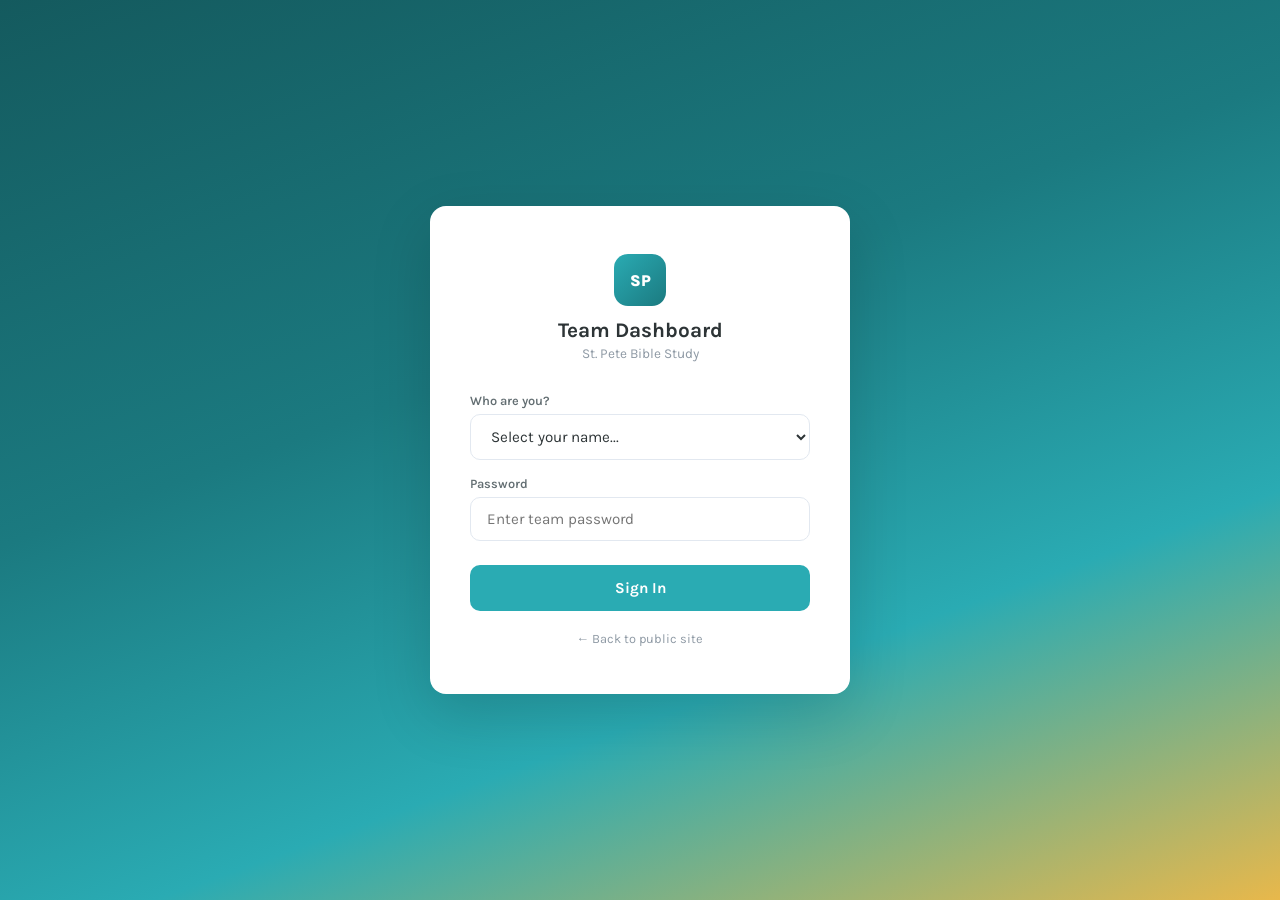
<file: dashboard.html>
<!DOCTYPE html>
<html lang="en">
<head>
  <meta charset="UTF-8">
  <meta name="viewport" content="width=device-width, initial-scale=1.0">
  <link rel="icon" type="image/png" href="assets/spbs-icon.png">
  <title>St. Pete Launch Dashboard</title>
  <script>
    // Inline guard — runs before any rendering. Hides the page and redirects
    // instantly if there's no valid session, so no content ever flashes.
    try {
      const s = JSON.parse(localStorage.getItem('stpete_session') || 'null');
      if (!s || !s.loggedIn) {
        document.documentElement.style.display = 'none';
        window.location.replace('login.html');
      }
    } catch(e) {
      document.documentElement.style.display = 'none';
      window.location.replace('login.html');
    }
  </script>
  <link rel="preconnect" href="https://fonts.googleapis.com">
  <link href="https://fonts.googleapis.com/css2?family=Rubik:wght@400;500;600;700;800;900&family=Karla:wght@300;400;500;600;700&display=swap" rel="stylesheet">
  <link rel="stylesheet" href="css/dashboard.css">
</head>
<body>
  <!-- Sidebar -->
  <aside class="sidebar" id="sidebar">
    <div class="sidebar-header">
      <div class="sidebar-logo">
        <div class="logo-mark">SP</div>
        <div class="logo-text">
          <span class="logo-title">St. Pete</span>
          <span class="logo-sub">Launch Dashboard</span>
        </div>
      </div>
      <button class="sidebar-toggle" id="sidebarToggle">
        <svg width="20" height="20" viewBox="0 0 24 24" fill="none" stroke="currentColor" stroke-width="2"><line x1="3" y1="12" x2="21" y2="12"/><line x1="3" y1="6" x2="21" y2="6"/><line x1="3" y1="18" x2="21" y2="18"/></svg>
      </button>
    </div>

    <nav class="sidebar-nav">
      <div class="nav-section">
        <div class="nav-section-label">OVERVIEW</div>
        <a href="#" class="nav-item active" data-page="overview">
          <svg width="18" height="18" viewBox="0 0 24 24" fill="none" stroke="currentColor" stroke-width="2"><rect x="3" y="3" width="7" height="7"/><rect x="14" y="3" width="7" height="7"/><rect x="14" y="14" width="7" height="7"/><rect x="3" y="14" width="7" height="7"/></svg>
          <span>Dashboard</span>
        </a>
      </div>

      <div class="nav-section">
        <div class="nav-section-label">PEOPLE</div>
        <a href="#" class="nav-item" data-page="people">
          <svg width="18" height="18" viewBox="0 0 24 24" fill="none" stroke="currentColor" stroke-width="2"><path d="M17 21v-2a4 4 0 0 0-4-4H5a4 4 0 0 0-4 4v2"/><circle cx="9" cy="7" r="4"/><path d="M23 21v-2a4 4 0 0 0-3-3.87"/><path d="M16 3.13a4 4 0 0 1 0 7.75"/></svg>
          <span>People Tracker</span>
          <span class="nav-badge" id="peopleBadge">0</span>
        </a>
        <a href="#" class="nav-item" data-page="followup">
          <svg width="18" height="18" viewBox="0 0 24 24" fill="none" stroke="currentColor" stroke-width="2"><path d="M22 11.08V12a10 10 0 1 1-5.93-9.14"/><polyline points="22 4 12 14.01 9 11.01"/></svg>
          <span>Follow-Up</span>
          <span class="nav-badge urgent" id="followupBadge">0</span>
        </a>
        <a href="#" class="nav-item" data-page="retention">
          <svg width="18" height="18" viewBox="0 0 24 24" fill="none" stroke="currentColor" stroke-width="2"><path d="M23 6l-9.5 9.5-5-5L1 18"/><polyline points="17 6 23 6 23 12"/></svg>
          <span>Retention & Growth</span>
          <span class="nav-badge urgent" id="retentionBadge">0</span>
        </a>
      </div>

      <div class="nav-section">
        <div class="nav-section-label">THURSDAY</div>
        <a href="#" class="nav-item" data-page="checkin">
          <svg width="18" height="18" viewBox="0 0 24 24" fill="none" stroke="currentColor" stroke-width="2"><path d="M9 11l3 3L22 4"/><path d="M21 12v7a2 2 0 0 1-2 2H5a2 2 0 0 1-2-2V5a2 2 0 0 1 2-2h11"/></svg>
          <span>Check-In</span>
        </a>
        <a href="#" class="nav-item" data-page="weekly">
          <svg width="18" height="18" viewBox="0 0 24 24" fill="none" stroke="currentColor" stroke-width="2"><polygon points="12 2 15.09 8.26 22 9.27 17 14.14 18.18 21.02 12 17.77 5.82 21.02 7 14.14 2 9.27 8.91 8.26 12 2"/></svg>
          <span>Weekly Prep</span>
        </a>
        <a href="#" class="nav-item" data-page="gameplan">
          <svg width="18" height="18" viewBox="0 0 24 24" fill="none" stroke="currentColor" stroke-width="2"><rect x="3" y="4" width="18" height="18" rx="2"/><line x1="16" y1="2" x2="16" y2="6"/><line x1="8" y1="2" x2="8" y2="6"/><line x1="3" y1="10" x2="21" y2="10"/></svg>
          <span>Game Plan</span>
        </a>
        <a href="#" class="nav-item" data-page="planner">
          <svg width="18" height="18" viewBox="0 0 24 24" fill="none" stroke="currentColor" stroke-width="2"><path d="M14 2H6a2 2 0 0 0-2 2v16a2 2 0 0 0 2 2h12a2 2 0 0 0 2-2V8z"/><polyline points="14 2 14 8 20 8"/><line x1="8" y1="13" x2="16" y2="13"/><line x1="8" y1="17" x2="16" y2="17"/><polyline points="10 9 9 9 8 9"/></svg>
          <span>Season Planner</span>
        </a>
      </div>

      <div class="nav-section">
        <div class="nav-section-label">STRUCTURE</div>
        <a href="#" class="nav-item" data-page="teams">
          <svg width="18" height="18" viewBox="0 0 24 24" fill="none" stroke="currentColor" stroke-width="2"><path d="M12 2L2 7l10 5 10-5-10-5z"/><path d="M2 17l10 5 10-5"/><path d="M2 12l10 5 10-5"/></svg>
          <span>Teams</span>
        </a>
        <a href="#" class="nav-item" data-page="polls">
          <svg width="18" height="18" viewBox="0 0 24 24" fill="none" stroke="currentColor" stroke-width="2"><path d="M3 3v18h18"/><rect x="7" y="12" width="3" height="6"/><rect x="12" y="8" width="3" height="10"/><rect x="17" y="4" width="3" height="14"/></svg>
          <span>Polls</span>
        </a>
        <div class="nav-section-label" style="margin-top:16px;">STRATEGY</div>
        <a href="coach.html" class="nav-item" id="navCoach" style="background:linear-gradient(135deg,rgba(42,171,179,0.08),rgba(232,184,75,0.08));border:1px solid rgba(42,171,179,0.15);">
          <svg width="18" height="18" viewBox="0 0 24 24" fill="none" stroke="currentColor" stroke-width="2"><path d="M2 3h6a4 4 0 0 1 4 4v14a3 3 0 0 0-3-3H2z"/><path d="M22 3h-6a4 4 0 0 0-4 4v14a3 3 0 0 1 3-3h7z"/></svg>
          <span>Launch Coach</span>
        </a>

        <div class="nav-section-label" style="margin-top:16px;">LINKS</div>
        <a href="index.html" class="nav-item" target="_blank">
          <svg width="18" height="18" viewBox="0 0 24 24" fill="none" stroke="currentColor" stroke-width="2"><circle cx="12" cy="12" r="10"/><line x1="2" y1="12" x2="22" y2="12"/><path d="M12 2a15.3 15.3 0 0 1 4 10 15.3 15.3 0 0 1-4 10 15.3 15.3 0 0 1-4-10 15.3 15.3 0 0 1 4-10z"/></svg>
          <span>Public Page</span>
        </a>
      </div>
    </nav>
  </aside>

  <!-- Main Content -->
  <main class="main" id="main">
    <!-- Top Bar -->
    <header class="topbar">
      <div class="topbar-left">
        <button class="mobile-menu" id="mobileMenu">
          <svg width="24" height="24" viewBox="0 0 24 24" fill="none" stroke="currentColor" stroke-width="2"><line x1="3" y1="12" x2="21" y2="12"/><line x1="3" y1="6" x2="21" y2="6"/><line x1="3" y1="18" x2="21" y2="18"/></svg>
        </button>
        <h1 class="page-title" id="pageTitle">Dashboard</h1>
      </div>
      <div class="topbar-right">
        <div class="phase-indicator">
          <span class="phase-dot"></span>
          Phase 1: Build Core
        </div>
        <div class="user-menu" id="userMenu">
          <span id="userName">Team</span>
          <button class="btn-ghost" onclick="app.openChangePasswordModal()" style="padding:6px 12px; font-size:0.75rem;" title="Change your password">Password</button>
          <button class="btn-ghost" onclick="app.logout()" style="padding:6px 12px; font-size:0.75rem;">Sign Out</button>
        </div>
      </div>
    </header>

    <!-- Page Container -->
    <div class="page-container">

      <!-- ==================== OVERVIEW PAGE ==================== -->
      <div class="page active" id="page-overview">
        <!-- Key Metrics -->
        <div class="metrics-row">
          <div class="metric-card">
            <div class="metric-icon" style="background: rgba(42,171,179,0.1); color: var(--teal);">
              <svg width="24" height="24" viewBox="0 0 24 24" fill="none" stroke="currentColor" stroke-width="2"><path d="M17 21v-2a4 4 0 0 0-4-4H5a4 4 0 0 0-4 4v2"/><circle cx="9" cy="7" r="4"/><path d="M23 21v-2a4 4 0 0 0-3-3.87"/><path d="M16 3.13a4 4 0 0 1 0 7.75"/></svg>
            </div>
            <div class="metric-data">
              <span class="metric-number" id="metricTotal">0</span>
              <span class="metric-label">Total People</span>
            </div>
          </div>
          <div class="metric-card">
            <div class="metric-icon" style="background: rgba(232,140,160,0.1); color: var(--pink);">
              <svg width="24" height="24" viewBox="0 0 24 24" fill="none" stroke="currentColor" stroke-width="2"><path d="M20.84 4.61a5.5 5.5 0 0 0-7.78 0L12 5.67l-1.06-1.06a5.5 5.5 0 0 0-7.78 7.78l1.06 1.06L12 21.23l7.78-7.78 1.06-1.06a5.5 5.5 0 0 0 0-7.78z"/></svg>
            </div>
            <div class="metric-data">
              <span class="metric-number" id="metricConsistent">0</span>
              <span class="metric-label">Consistent</span>
            </div>
          </div>
          <div class="metric-card">
            <div class="metric-icon" style="background: rgba(232,184,75,0.1); color: var(--gold);">
              <svg width="24" height="24" viewBox="0 0 24 24" fill="none" stroke="currentColor" stroke-width="2"><polygon points="12 2 15.09 8.26 22 9.27 17 14.14 18.18 21.02 12 17.77 5.82 21.02 7 14.14 2 9.27 8.91 8.26 12 2"/></svg>
            </div>
            <div class="metric-data">
              <span class="metric-number" id="metricLeaders">0</span>
              <span class="metric-label">Leaders</span>
            </div>
          </div>
          <div class="metric-card">
            <div class="metric-icon" style="background: rgba(42,171,179,0.1); color: var(--teal-dark);">
              <svg width="24" height="24" viewBox="0 0 24 24" fill="none" stroke="currentColor" stroke-width="2"><circle cx="18" cy="5" r="3"/><circle cx="6" cy="12" r="3"/><circle cx="18" cy="19" r="3"/><line x1="8.59" y1="13.51" x2="15.42" y2="17.49"/><line x1="15.41" y1="6.51" x2="8.59" y2="10.49"/></svg>
            </div>
            <div class="metric-data">
              <span class="metric-number" id="metricGroups">0</span>
              <span class="metric-label">Microgroups</span>
            </div>
          </div>
        </div>

        <!-- Quick Actions + This Thursday -->
        <div class="two-col">
          <div class="card">
            <div class="card-header">
              <h3>This Thursday</h3>
              <span class="card-date" id="nextThursday"></span>
            </div>
            <div class="card-body">
              <div class="thursday-flow">
                <div class="flow-step">
                  <div class="flow-time">6:30</div>
                  <div class="flow-content">
                    <strong>Connection Time</strong>
                    <p>Food + guided icebreaker</p>
                  </div>
                </div>
                <div class="flow-step">
                  <div class="flow-time">6:50</div>
                  <div class="flow-content">
                    <strong>Teaching</strong>
                    <p id="weeklyTopic">Set this week's topic in Weekly Prep</p>
                  </div>
                </div>
                <div class="flow-step">
                  <div class="flow-time">7:05</div>
                  <div class="flow-content">
                    <strong>Table Discussion</strong>
                    <p id="weeklyQCount">Generate questions in Weekly Prep</p>
                  </div>
                </div>
                <div class="flow-step">
                  <div class="flow-time">7:45</div>
                  <div class="flow-content">
                    <strong>Ownership Moment</strong>
                    <p>Call to action / next step</p>
                  </div>
                </div>
              </div>
            </div>
          </div>

          <div class="card">
            <div class="card-header">
              <h3>Quick Actions</h3>
            </div>
            <div class="card-body">
              <div class="quick-actions">
                <button class="action-btn action-btn-highlight" onclick="app.navigate('checkin')">
                  <svg width="20" height="20" viewBox="0 0 24 24" fill="none" stroke="currentColor" stroke-width="2"><path d="M9 11l3 3L22 4"/><path d="M21 12v7a2 2 0 0 1-2 2H5a2 2 0 0 1-2-2V5a2 2 0 0 1 2-2h11"/></svg>
                  Thursday Check-In
                </button>
                <button class="action-btn" onclick="app.navigate('weekly')">
                  <svg width="20" height="20" viewBox="0 0 24 24" fill="none" stroke="currentColor" stroke-width="2"><polygon points="12 2 15.09 8.26 22 9.27 17 14.14 18.18 21.02 12 17.77 5.82 21.02 7 14.14 2 9.27 8.91 8.26 12 2"/></svg>
                  Prep Thursday
                </button>
                <button class="action-btn" onclick="app.navigate('followup')">
                  <svg width="20" height="20" viewBox="0 0 24 24" fill="none" stroke="currentColor" stroke-width="2"><path d="M22 11.08V12a10 10 0 1 1-5.93-9.14"/><polyline points="22 4 12 14.01 9 11.01"/></svg>
                  Send Follow-Ups
                </button>
                <button class="action-btn" onclick="app.navigate('pipeline')">
                  <svg width="20" height="20" viewBox="0 0 24 24" fill="none" stroke="currentColor" stroke-width="2"><polyline points="22 12 18 12 15 21 9 3 6 12 2 12"/></svg>
                  Review Pipeline
                </button>
              </div>
            </div>
          </div>
        </div>

        <!-- Strategic Focus + Follow-up Needed -->
        <div class="two-col">
          <div class="card">
            <div class="card-header">
              <h3>Weekly Focus Questions</h3>
            </div>
            <div class="card-body">
              <div class="focus-list">
                <div class="focus-item">
                  <div class="focus-num">1</div>
                  <p>Who is owning something yet?</p>
                </div>
                <div class="focus-item">
                  <div class="focus-num">2</div>
                  <p>Who connected + took a step this week?</p>
                </div>
                <div class="focus-item">
                  <div class="focus-num">3</div>
                  <p>Who could carry something without me?</p>
                </div>
                <div class="focus-item">
                  <div class="focus-num">4</div>
                  <p>Did every new person get followed up within 24 hours?</p>
                </div>
              </div>
            </div>
          </div>

          <div class="card">
            <div class="card-header">
              <h3>Needs Follow-Up</h3>
              <span class="card-badge" id="followupCount">0</span>
            </div>
            <div class="card-body">
              <div id="overviewFollowups" class="followup-preview">
                <p class="empty-state">No follow-ups needed right now.</p>
              </div>
            </div>
          </div>
        </div>

        <!-- Attendance Report -->
        <div class="card" id="attendanceReportCard" style="display:none;">
          <div class="card-header">
            <h3>Attendance Report</h3>
            <span style="font-size:0.75rem; color:var(--gray-500);">Based on last 6 meetings</span>
          </div>
          <div class="card-body">
            <div id="attendanceReport" class="attendance-report-grid"></div>
          </div>
        </div>
      </div>

      <!-- ==================== PEOPLE PAGE ==================== -->
      <div class="page" id="page-people">
        <div class="page-actions">
          <div class="search-bar">
            <svg width="18" height="18" viewBox="0 0 24 24" fill="none" stroke="currentColor" stroke-width="2"><circle cx="11" cy="11" r="8"/><line x1="21" y1="21" x2="16.65" y2="16.65"/></svg>
            <input type="text" id="peopleSearch" placeholder="Search people..." oninput="app.filterPeople(this.value)">
          </div>
          <div class="filter-group">
            <select id="statusFilter" onchange="app.filterPeople()">
              <option value="">All Statuses</option>
              <option value="new">New</option>
              <option value="returning">Returning</option>
              <option value="consistent">Consistent</option>
              <option value="core">Core Team</option>
              <option value="leader">Leader</option>
            </select>
          </div>
          <button class="btn-primary-sm" id="addPersonBtn" onclick="app.openPersonModal()">
            <svg width="16" height="16" viewBox="0 0 24 24" fill="none" stroke="currentColor" stroke-width="2"><line x1="12" y1="5" x2="12" y2="19"/><line x1="5" y1="12" x2="19" y2="12"/></svg>
            Add Person
          </button>
          <button class="btn-ghost" onclick="document.getElementById('csvUploadArea').classList.toggle('show')">
            <svg width="16" height="16" viewBox="0 0 24 24" fill="none" stroke="currentColor" stroke-width="2"><path d="M21 15v4a2 2 0 0 1-2 2H5a2 2 0 0 1-2-2v-4"/><polyline points="17 8 12 3 7 8"/><line x1="12" y1="3" x2="12" y2="15"/></svg>
            Import CSV
          </button>
        </div>

        <!-- CSV Upload Area -->
        <div class="csv-upload-area" id="csvUploadArea">
          <div class="card">
            <div class="card-header">
              <h3>Bulk Import from CSV</h3>
              <button class="modal-close" onclick="document.getElementById('csvUploadArea').classList.remove('show')">&times;</button>
            </div>
            <div class="card-body">
              <div class="csv-drop-zone" id="csvDropZone">
                <svg width="40" height="40" viewBox="0 0 24 24" fill="none" stroke="currentColor" stroke-width="1.5"><path d="M21 15v4a2 2 0 0 1-2 2H5a2 2 0 0 1-2-2v-4"/><polyline points="17 8 12 3 7 8"/><line x1="12" y1="3" x2="12" y2="15"/></svg>
                <p><strong>Drop your CSV here</strong> or click to browse</p>
                <p class="csv-hint">Expected columns: First Name, Last Name, Status, Connected To, Notes</p>
                <input type="file" id="csvFileInput" accept=".csv,.tsv,.txt" onchange="app.handleCSVFile(this.files[0])" style="display:none;">
              </div>
              <div class="csv-preview" id="csvPreview" style="display:none;">
                <div class="csv-preview-header">
                  <span id="csvPreviewCount">0 people found</span>
                  <div class="csv-preview-actions">
                    <button class="btn-ghost" onclick="app.cancelCSV()">Cancel</button>
                    <button class="btn-primary-sm" onclick="app.confirmCSVImport()">Import All</button>
                  </div>
                </div>
                <div class="csv-preview-table" id="csvPreviewTable"></div>
              </div>
              <div class="csv-format-help">
                <details>
                  <summary>CSV Format Guide</summary>
                  <p>Your CSV should have headers in the first row. We'll try to match these columns:</p>
                  <table class="format-table">
                    <tr><td><strong>First Name</strong> *</td><td>first_name, firstName, first, name</td></tr>
                    <tr><td><strong>Last Name</strong></td><td>last_name, lastName, last</td></tr>
                    <tr><td><strong>Status</strong></td><td>status (new, returning, consistent, core, leader)</td></tr>
                    <tr><td><strong>Connected To</strong></td><td>connected_to, connector, invited_by</td></tr>
                    <tr><td><strong>Notes</strong></td><td>notes, note, comments</td></tr>
                  </table>
                </details>
              </div>
            </div>
          </div>
        </div>

        <div class="people-table-wrap">
          <table class="people-table">
            <thead>
              <tr>
                <th>Name</th>
                <th>Status</th>
                <th>Pipeline Stage</th>
                <th>Connected To</th>
                <th>Last Attended</th>
                <th>Follow-Up</th>
                <th></th>
              </tr>
            </thead>
            <tbody id="peopleTableBody">
              <tr class="empty-row">
                <td colspan="7">
                  <div class="empty-state-large">
                    <svg width="48" height="48" viewBox="0 0 24 24" fill="none" stroke="currentColor" stroke-width="1.5"><path d="M17 21v-2a4 4 0 0 0-4-4H5a4 4 0 0 0-4 4v2"/><circle cx="9" cy="7" r="4"/><line x1="20" y1="8" x2="20" y2="14"/><line x1="23" y1="11" x2="17" y2="11"/></svg>
                    <p>No people added yet</p>
                    <button class="btn-primary-sm" onclick="app.openPersonModal()">Add Your First Person</button>
                  </div>
                </td>
              </tr>
            </tbody>
          </table>
        </div>
      </div>

      <!-- ==================== CHECK-IN PAGE ==================== -->
      <div class="page" id="page-checkin">
        <!-- Check-In Header -->
        <div class="checkin-header-bar">
          <div class="checkin-date-info">
            <h2 id="checkinDate">Thursday Check-In</h2>
            <p class="checkin-subtitle" id="checkinSubtitle">Mark who's here tonight</p>
          </div>
          <a href="kiosk.html" target="_blank" class="btn-ghost" style="display:flex; align-items:center; gap:6px; font-weight:600; margin-right:8px;">
            <svg width="16" height="16" viewBox="0 0 24 24" fill="none" stroke="currentColor" stroke-width="2"><rect x="2" y="3" width="20" height="14" rx="2"/><line x1="8" y1="21" x2="16" y2="21"/><line x1="12" y1="17" x2="12" y2="21"/></svg>
            Open Kiosk
          </a>
          <div class="checkin-stats">
            <div class="checkin-stat">
              <span class="checkin-stat-num" id="checkinPresent">0</span>
              <span class="checkin-stat-label">Checked In</span>
            </div>
            <div class="checkin-stat">
              <span class="checkin-stat-num" id="checkinNew">0</span>
              <span class="checkin-stat-label">New Tonight</span>
            </div>
            <div class="checkin-stat">
              <span class="checkin-stat-num" id="checkinTotal">0</span>
              <span class="checkin-stat-label">Total People</span>
            </div>
          </div>
        </div>

        <!-- Quick Add New Person (inline) -->
        <div class="card checkin-quick-add">
          <div class="card-header">
            <h3>New Face Tonight?</h3>
          </div>
          <div class="card-body">
            <div class="quick-add-row">
              <input type="text" id="quickFirst" placeholder="First Name *" class="quick-input">
              <input type="text" id="quickLast" placeholder="Last Name" class="quick-input">
              <input type="text" id="quickConnector" placeholder="Who brought them?" class="quick-input">
              <button class="btn-primary-sm" onclick="app.quickAddPerson()">
                <svg width="16" height="16" viewBox="0 0 24 24" fill="none" stroke="currentColor" stroke-width="2"><line x1="12" y1="5" x2="12" y2="19"/><line x1="5" y1="12" x2="19" y2="12"/></svg>
                Add & Check In
              </button>
            </div>
          </div>
        </div>

        <!-- Attendance List -->
        <div class="card">
          <div class="card-header">
            <h3>Attendance</h3>
            <span class="checkin-count-badge" id="checkinCountBadge">0 checked in</span>
          </div>
          <div class="checkin-toolbar">
            <div class="search-bar" style="flex:1;">
              <svg width="16" height="16" viewBox="0 0 24 24" fill="none" stroke="currentColor" stroke-width="2"><circle cx="11" cy="11" r="8"/><line x1="21" y1="21" x2="16.65" y2="16.65"/></svg>
              <input type="text" id="checkinSearch" placeholder="Search names..." oninput="app.renderCheckin()">
            </div>
            <button class="btn-ghost" onclick="app.uncheckAll()">Reset</button>
            <button class="btn-primary-sm" onclick="app.saveAttendance()">
              <svg width="16" height="16" viewBox="0 0 24 24" fill="none" stroke="currentColor" stroke-width="2"><path d="M19 21H5a2 2 0 0 1-2-2V5a2 2 0 0 1 2-2h11l5 5v11a2 2 0 0 1-2 2z"/><polyline points="17 21 17 13 7 13 7 21"/><polyline points="7 3 7 8 15 8"/></svg>
              Save
            </button>
          </div>
          <div class="card-body" style="padding:0;">
            <div id="checkinList" class="checkin-list">
              <p class="empty-state" style="padding:40px;">Add people first to start checking in.</p>
            </div>
          </div>
        </div>

        <!-- Attendance History -->
        <div class="card" style="margin-top:20px;">
          <div class="card-header">
            <h3>Attendance History</h3>
            <button class="btn-ghost" onclick="app.openPastCheckinModal()">
              <svg width="16" height="16" viewBox="0 0 24 24" fill="none" stroke="currentColor" stroke-width="2"><line x1="12" y1="5" x2="12" y2="19"/><line x1="5" y1="12" x2="19" y2="12"/></svg>
              Add Past Check-In
            </button>
          </div>
          <div class="card-body">
            <div id="attendanceHistory" class="attendance-history">
              <p class="empty-state">No attendance records yet. Save your first check-in above.</p>
            </div>
          </div>
        </div>
      </div>

      <!-- ==================== LEADERSHIP PIPELINE PAGE (hidden, kept for data compat) ==================== -->
      <div style="display:none;" id="page-pipeline">
        <div class="page-actions" style="margin-bottom:16px;">
          <div></div>
          <button class="btn-ghost" onclick="app.removeInactivePipeline()" style="color:var(--pink); border-color:var(--pink);">
            <svg width="16" height="16" viewBox="0 0 24 24" fill="none" stroke="currentColor" stroke-width="2"><circle cx="12" cy="12" r="10"/><line x1="15" y1="9" x2="9" y2="15"/><line x1="9" y1="9" x2="15" y2="15"/></svg>
            Remove 4+ Week Inactive
          </button>
        </div>
        <div class="pipeline-board">
          <div class="pipeline-col" data-stage="attending">
            <div class="pipeline-header">
              <h3>Attending</h3>
              <span class="pipeline-count" id="pipeAttending">0</span>
            </div>
            <div class="pipeline-cards" id="pipeCardsAttending"></div>
          </div>
          <div class="pipeline-col" data-stage="connecting">
            <div class="pipeline-header">
              <h3>Connecting</h3>
              <span class="pipeline-count" id="pipeConnecting">0</span>
            </div>
            <div class="pipeline-cards" id="pipeCardsConnecting"></div>
          </div>
          <div class="pipeline-col" data-stage="serving">
            <div class="pipeline-header">
              <h3>Serving</h3>
              <span class="pipeline-count" id="pipeServing">0</span>
            </div>
            <div class="pipeline-cards" id="pipeCardsServing"></div>
          </div>
          <div class="pipeline-col" data-stage="leading">
            <div class="pipeline-header">
              <h3>Leading</h3>
              <span class="pipeline-count" id="pipeLeading">0</span>
            </div>
            <div class="pipeline-cards" id="pipeCardsLeading"></div>
          </div>
          <div class="pipeline-col" data-stage="multiplying">
            <div class="pipeline-header">
              <h3>Multiplying</h3>
              <span class="pipeline-count" id="pipeMultiplying">0</span>
            </div>
            <div class="pipeline-cards" id="pipeCardsMultiplying"></div>
          </div>
        </div>
      </div>

      <!-- ==================== FOLLOW-UP PAGE ==================== -->
      <div class="page" id="page-followup">
        <div class="two-col">
          <div class="card full-width">
            <div class="card-header">
              <h3>Needs Follow-Up</h3>
              <button class="btn-ghost" onclick="app.markAllFollowedUp()">Mark All Done</button>
            </div>
            <div class="card-body">
              <div id="followupList" class="followup-list">
                <p class="empty-state">Everyone is followed up! Nice work.</p>
              </div>
            </div>
          </div>

          <div class="card full-width">
            <div class="card-header">
              <h3>Text Message Generator</h3>
            </div>
            <div class="card-body">
              <div class="generator-section">
                <label>Type:</label>
                <select id="textType" onchange="app.generateText()">
                  <option value="new">New Person Welcome</option>
                  <option value="missed">Missed You This Week</option>
                  <option value="checkin">Mid-Week Check-In</option>
                  <option value="invite">Invite to Thursday</option>
                  <option value="nextStep">Next Step Nudge</option>
                </select>
                <label>Person's Name:</label>
                <input type="text" id="textName" placeholder="Their first name" oninput="app.generateText()">
                <div class="generated-output" id="generatedText">
                  <p class="placeholder-text">Select a type and enter a name to generate...</p>
                </div>
                <button class="btn-primary-sm" onclick="app.copyText()">
                  <svg width="16" height="16" viewBox="0 0 24 24" fill="none" stroke="currentColor" stroke-width="2"><rect x="9" y="9" width="13" height="13" rx="2" ry="2"/><path d="M5 15H4a2 2 0 0 1-2-2V4a2 2 0 0 1 2-2h9a2 2 0 0 1 2 2v1"/></svg>
                  Copy to Clipboard
                </button>
              </div>
            </div>
          </div>
        </div>
      </div>

      <!-- ==================== RETENTION PAGE ==================== -->
      <div class="page" id="page-retention">
        <!-- Summary metrics row -->
        <div class="metrics-row" style="margin-bottom:20px;">
          <div class="metric-card">
            <div class="metric-label">Last Thursday</div>
            <div class="metric-value" id="retLastWeek">—</div>
            <div class="metric-sub" id="retLastWeekDate">No data yet</div>
          </div>
          <div class="metric-card">
            <div class="metric-label">4-Week Average</div>
            <div class="metric-value" id="retAvg4">—</div>
            <div class="metric-sub" id="retAvgTrend">vs previous 4 weeks</div>
          </div>
          <div class="metric-card">
            <div class="metric-label">Missing Tonight</div>
            <div class="metric-value" id="retMissingCount">0</div>
            <div class="metric-sub">High-value reaches</div>
          </div>
          <div class="metric-card">
            <div class="metric-label">Ghosted Guests</div>
            <div class="metric-value" id="retGhostedCount">0</div>
            <div class="metric-sub">Came 2+ weeks then gone</div>
          </div>
        </div>

        <!-- Trend chart card -->
        <div class="card full-width">
          <div class="card-header">
            <h3>Attendance Trend</h3>
            <div style="display:flex;gap:8px;align-items:center;font-size:0.72rem;color:var(--gray-500);font-weight:700;letter-spacing:0.5px;text-transform:uppercase;">
              <span style="display:inline-flex;align-items:center;gap:6px;"><span style="width:10px;height:10px;border-radius:50%;background:var(--teal);"></span>Checked In</span>
              <span style="display:inline-flex;align-items:center;gap:6px;"><span style="width:10px;height:10px;border-radius:50%;background:var(--gold);"></span>New Guests</span>
            </div>
          </div>
          <div class="card-body">
            <div class="retention-chart-wrap">
              <canvas id="attendanceChart" height="260"></canvas>
              <div id="attendanceChartEmpty" class="empty-state" style="display:none;">No attendance data yet — check people in on Thursday to start the trend line.</div>
            </div>
          </div>
        </div>

        <!-- Growth stats + bar chart (merged from growth page) -->
        <div class="card full-width" style="margin-top:20px;">
          <div class="card-header"><h3>Weekly Breakdown</h3></div>
          <div class="card-body" style="padding-bottom:8px;">
            <div id="growthStats" style="display:flex;gap:12px;flex-wrap:wrap;margin-bottom:16px;"></div>
            <div id="growthChart" style="overflow-x:auto;"></div>
          </div>
        </div>

        <!-- Session history table -->
        <div class="card full-width" style="margin-top:20px;">
          <div class="card-header"><h3>Session History</h3></div>
          <div class="card-body" style="padding:0;">
            <div id="growthTable"></div>
          </div>
        </div>

        <!-- Missing Tonight + Ghosted lists -->
        <div class="two-col" style="margin-top:20px;">
          <div class="card full-width">
            <div class="card-header">
              <h3>Who's Missing Tonight?</h3>
              <button class="btn-ghost" onclick="app.copyMissingList()" style="font-size:0.75rem;">Copy Names</button>
            </div>
            <div class="card-body">
              <p style="font-size:0.82rem;color:var(--gray-600);margin-bottom:14px;">People who came in the last 3 weeks but haven't been tapped in tonight. Highest-ROI reach-outs first.</p>
              <div id="missingTonightList" class="retention-list">
                <p class="empty-state">Loading...</p>
              </div>
            </div>
          </div>

          <div class="card full-width">
            <div class="card-header">
              <h3>Ghosted Guests</h3>
              <button class="btn-ghost" onclick="app.assignAllGhosted()" style="font-size:0.75rem;">Mark All for Follow-Up</button>
            </div>
            <div class="card-body">
              <p style="font-size:0.82rem;color:var(--gray-600);margin-bottom:14px;">Came 2+ weeks in a row, then dropped off for 2+ Thursdays. They liked it enough to come back — something pulled them away.</p>
              <div id="ghostedList" class="retention-list">
                <p class="empty-state">Loading...</p>
              </div>
            </div>
          </div>
        </div>
      </div>

      <!-- ==================== WEEKLY PREP PAGE ==================== -->
      <div class="page" id="page-weekly">
        <!-- Week actions bar -->
        <div class="card full-width" style="margin-bottom:16px;">
          <div class="card-body" style="display:flex;align-items:center;justify-content:space-between;gap:16px;flex-wrap:wrap;padding:16px 20px;">
            <div>
              <div style="font-size:0.72rem;font-weight:800;letter-spacing:1.5px;color:var(--gray-500);text-transform:uppercase;">Current Week</div>
              <div id="currentWeekLabel" style="font-size:1.05rem;font-weight:700;color:var(--slate);margin-top:2px;">Set this week's topic below</div>
            </div>
            <button class="btn-primary-sm" onclick="app.startNewWeek()" style="display:inline-flex;align-items:center;gap:8px;">
              <svg width="16" height="16" viewBox="0 0 24 24" fill="none" stroke="currentColor" stroke-width="2.2"><path d="M21 12a9 9 0 1 1-3.5-7.1"/><polyline points="21 4 21 10 15 10"/></svg>
              New Week
            </button>
          </div>
        </div>

        <div class="two-col">
          <div class="card full-width">
            <div class="card-header">
              <h3>This Week's Setup</h3>
            </div>
            <div class="card-body">
              <div class="form-group">
                <label>Topic / Theme</label>
                <input type="text" id="weekTopic" placeholder="e.g., Identity in Christ, Forgiveness, Community..." oninput="app.saveWeeklyPrep()">
              </div>
              <div class="form-group">
                <label>Scripture Reference (optional)</label>
                <input type="text" id="weekScripture" placeholder="e.g., Romans 8:1-11" oninput="app.saveWeeklyPrep()">
              </div>
              <div class="form-group">
                <label>Key Takeaway (one sentence)</label>
                <input type="text" id="weekTakeaway" placeholder="What's the ONE thing you want people to walk away with?" oninput="app.saveWeeklyPrep()">
              </div>
              <div class="form-group">
                <label>Ownership Moment / Call to Action</label>
                <input type="text" id="weekCTA" placeholder="What's the next step you're inviting people into?" oninput="app.saveWeeklyPrep()">
              </div>
              <div class="form-group">
                <label>Message Notes</label>
                <div id="notesBlockList" class="notes-block-list"></div>
                <div class="notes-block-add">
                  <button class="notes-add-btn notes-add-main" onclick="app.addNotesBlock('main-point')">
                    <svg width="13" height="13" viewBox="0 0 24 24" fill="none" stroke="currentColor" stroke-width="2.5"><line x1="12" y1="5" x2="12" y2="19"/><line x1="5" y1="12" x2="19" y2="12"/></svg>
                    Main Point
                  </button>
                  <button class="notes-add-btn notes-add-scripture" onclick="app.addNotesBlock('scripture')">
                    <svg width="13" height="13" viewBox="0 0 24 24" fill="none" stroke="currentColor" stroke-width="2.5"><line x1="12" y1="5" x2="12" y2="19"/><line x1="5" y1="12" x2="19" y2="12"/></svg>
                    Scripture
                  </button>
                  <button class="notes-add-btn notes-add-body" onclick="app.addNotesBlock('body')">
                    <svg width="13" height="13" viewBox="0 0 24 24" fill="none" stroke="currentColor" stroke-width="2.5"><line x1="12" y1="5" x2="12" y2="19"/><line x1="5" y1="12" x2="19" y2="12"/></svg>
                    Body Text
                  </button>
                </div>
              </div>
            </div>
          </div>

          <div class="card full-width">
            <div class="card-header">
              <h3>Night Flow</h3>
              <div style="display:flex;gap:8px;align-items:center;">
                <label for="weekNightType" style="font-size:0.72rem;color:var(--gray-500);font-weight:700;text-transform:uppercase;letter-spacing:0.5px;">Night Type</label>
                <select id="weekNightType" onchange="app.changeWeeklyNightType(this.value)" style="padding:8px 12px;border:1px solid var(--border);border-radius:8px;font-family:inherit;font-size:0.85rem;font-weight:600;color:var(--slate);background:white;cursor:pointer;">
                  <!-- Populated from game plan structures at render time -->
                </select>
              </div>
            </div>
            <div class="card-body">
              <p style="font-size:0.78rem;color:var(--gray-500);margin-bottom:12px;">Pick the night type, then edit the flow below. Each row syncs to the public page. Use the reset button to reload the default template for this night type.</p>
              <div id="weeklyFlowEditor"></div>
              <div style="display:flex;gap:8px;margin-top:12px;flex-wrap:wrap;">
                <button class="btn-ghost" onclick="app.addWeeklyFlowRow()" style="font-size:0.8rem;">+ Add Row</button>
                <button class="btn-ghost" onclick="app.resetWeeklyFlowToDefault()" style="font-size:0.8rem;">Reset to default template</button>
              </div>
            </div>
          </div>
        </div>

        <!-- Generators Row -->
        <div class="generators-row">
          <div class="card">
            <div class="card-header">
              <h3>Icebreaker</h3>
              <button class="btn-generate" onclick="app.generateIcebreaker()">
                <svg width="16" height="16" viewBox="0 0 24 24" fill="none" stroke="currentColor" stroke-width="2"><polyline points="23 4 23 10 17 10"/><path d="M20.49 15a9 9 0 1 1-2.12-9.36L23 10"/></svg>
                Generate
              </button>
            </div>
            <div class="card-body">
              <textarea id="weekIcebreaker" class="questions-editor" rows="4" placeholder="Write your own icebreaker or tap Generate for a suggestion..." oninput="this.dataset.userEdited='1'; app.saveWeeklyPrep()" style="resize:vertical;"></textarea>
              <p style="font-size:0.72rem; color:var(--gray-500); margin-top:6px;">Edit freely — changes auto-save.</p>
            </div>
          </div>

          <div class="card">
            <div class="card-header">
              <h3>Discussion Questions</h3>
              <button class="btn-generate" onclick="app.generateQuestions()">
                <svg width="16" height="16" viewBox="0 0 24 24" fill="none" stroke="currentColor" stroke-width="2"><polyline points="23 4 23 10 17 10"/><path d="M20.49 15a9 9 0 1 1-2.12-9.36L23 10"/></svg>
                Generate 5
              </button>
            </div>
            <div class="card-body">
              <textarea id="questionsTextarea" class="questions-editor" rows="8" placeholder="Generate questions above, or paste your own here..." oninput="app.saveWeeklyPrep()"></textarea>
              <p style="font-size:0.72rem; color:var(--gray-500); margin-top:6px;">Edit freely — one question per line. Changes auto-save.</p>
            </div>
          </div>
        </div>

        <!-- Publish Section -->
        <div class="card publish-card">
          <div class="card-header">
            <h3>Publish This Week</h3>
            <div style="display:flex; gap:8px; align-items:center;">
              <a href="leader-guide.html" class="btn-ghost" target="_blank" style="font-size:0.8rem;">
                <svg width="14" height="14" viewBox="0 0 24 24" fill="none" stroke="currentColor" stroke-width="2"><path d="M18 13v6a2 2 0 0 1-2 2H5a2 2 0 0 1-2-2V8a2 2 0 0 1 2-2h6"/><polyline points="15 3 21 3 21 9"/><line x1="10" y1="14" x2="21" y2="3"/></svg>
                Leader Guide
              </a>
              <button class="btn-primary-sm" id="publishBtn" onclick="app.publishWeeklyPrep()">Publish to Public Site</button>
            </div>
          </div>
          <div class="card-body">
            <p style="font-size:0.85rem; color:var(--gray-600); margin-bottom:16px;">Publishes this week's topic, discussion questions, and icebreaker to the public landing page. Share the link below with your group.</p>
            <div id="publishedLinks" class="published-links">
              <div class="published-link-item">
                <span class="published-link-label">Attendee Page</span>
                <a href="weekly.html" target="_blank" class="published-link-url">weekly.html</a>
                <button class="btn-ghost" onclick="navigator.clipboard.writeText(window.location.origin + '/weekly.html').then(()=>app.toast('Link copied!'))" style="padding:4px 10px; font-size:0.75rem;">Copy</button>
              </div>
              <div class="published-link-item">
                <span class="published-link-label">Leader Guide</span>
                <a href="leader-guide.html" target="_blank" class="published-link-url">leader-guide.html</a>
                <button class="btn-ghost" onclick="navigator.clipboard.writeText(window.location.origin + '/leader-guide.html').then(()=>app.toast('Link copied!'))" style="padding:4px 10px; font-size:0.75rem;">Copy</button>
              </div>
            </div>
          </div>
        </div>

        <!-- Card Order -->
        <div class="card">
          <div class="card-header">
            <h3>Card Order</h3>
            <span style="font-size:0.72rem;color:var(--gray-500);font-weight:600;">Drag or use arrows — public page reflects this order</span>
          </div>
          <div class="card-body">
            <div id="cardOrderList" class="card-order-list"></div>
          </div>
        </div>

        <!-- Past Weeks Archive -->
        <div class="card">
          <div class="card-header">
            <h3>Past Weeks</h3>
          </div>
          <div class="card-body">
            <div id="pastWeeks" class="past-weeks">
              <p class="empty-state">Past week preps will appear here after you save them.</p>
            </div>
          </div>
        </div>
      </div>

      <!-- ==================== TEAMS PAGE ==================== -->
      <div class="page" id="page-teams">
        <div class="teams-grid" id="teamsGrid">
          <!-- Filled by JS -->
        </div>
        <div id="teamRolesCard">
          <!-- Team Roles card — rendered by JS for admin/owner only -->
        </div>
      </div>

      <!-- ==================== MICROGROUPS PAGE (hidden) ==================== -->
      <div style="display:none;" id="page-groups">
        <div class="page-actions">
          <div></div>
          <button class="btn-primary-sm" onclick="app.openGroupModal()">
            <svg width="16" height="16" viewBox="0 0 24 24" fill="none" stroke="currentColor" stroke-width="2"><line x1="12" y1="5" x2="12" y2="19"/><line x1="5" y1="12" x2="19" y2="12"/></svg>
            New Microgroup
          </button>
        </div>
        <div class="groups-grid" id="groupsGrid">
          <div class="empty-state-large">
            <svg width="48" height="48" viewBox="0 0 24 24" fill="none" stroke="currentColor" stroke-width="1.5"><circle cx="18" cy="5" r="3"/><circle cx="6" cy="12" r="3"/><circle cx="18" cy="19" r="3"/></svg>
            <p>No microgroups yet</p>
            <p class="sub">Break the 40-person ceiling by moving relationships into the week.</p>
            <button class="btn-primary-sm" onclick="app.openGroupModal()">Create First Group</button>
          </div>
        </div>
      </div>

      <!-- ==================== TIMELINE PAGE (hidden) ==================== -->
      <div style="display:none;" id="page-timeline">

        <!-- Priority Goals -->
        <div class="two-col" style="margin-bottom:24px;">
          <div class="card">
            <div class="card-header">
              <h3>High Priority Right Now</h3>
              <button class="btn-ghost" onclick="app.editPriorityGoals()" style="font-size:0.75rem;">Edit</button>
            </div>
            <div class="card-body">
              <div id="priorityGoalsList" class="priority-list"></div>
            </div>
          </div>
          <div class="card">
            <div class="card-header">
              <h3>Next Steps</h3>
              <button class="btn-ghost" onclick="app.editNextSteps()" style="font-size:0.75rem;">Edit</button>
            </div>
            <div class="card-body">
              <div id="nextStepsList" class="priority-list"></div>
            </div>
          </div>
        </div>

        <div class="timeline">
          <div class="timeline-phase active">
            <div class="timeline-marker current"></div>
            <div class="timeline-content">
              <div class="timeline-label">CURRENT</div>
              <h3>Phase 1: Build Core</h3>
              <ul>
                <li>Build core team of 15-20 committed leaders</li>
                <li>Identify and develop key leaders weekly</li>
                <li>Fix retention — connection > content</li>
                <li>Create ONE clear next step every week</li>
                <li>Follow up with new people within 24 hours</li>
              </ul>
            </div>
          </div>
          <div class="timeline-phase">
            <div class="timeline-marker"></div>
            <div class="timeline-content">
              <div class="timeline-label">PHASE 2</div>
              <h3>Launch Microgroups</h3>
              <ul>
                <li>Launch men's, women's, young adult groups</li>
                <li>Build hospitality, table leaders, follow-up teams</li>
                <li>Increase ownership — people carrying things</li>
                <li>Relationships move into the week</li>
              </ul>
            </div>
          </div>
          <div class="timeline-phase">
            <div class="timeline-marker"></div>
            <div class="timeline-content">
              <div class="timeline-label">PHASE 3</div>
              <h3>Secure Venue</h3>
              <ul>
                <li>Identify school or venue for Sundays</li>
                <li>Begin Sunday rhythm prep</li>
                <li>Connect with Clearwater + South Tampa campuses</li>
              </ul>
            </div>
          </div>
          <div class="timeline-phase">
            <div class="timeline-marker"></div>
            <div class="timeline-content">
              <div class="timeline-label">PHASE 4</div>
              <h3>Soft Launch</h3>
              <ul>
                <li>Soft launch Sunday gatherings</li>
                <li>Build full serve teams</li>
                <li>Test systems and flow</li>
              </ul>
            </div>
          </div>
          <div class="timeline-phase">
            <div class="timeline-marker"></div>
            <div class="timeline-content">
              <div class="timeline-label">PHASE 5</div>
              <h3>Public Launch</h3>
              <ul>
                <li>Official campus launch</li>
                <li>Full Sunday experience</li>
                <li>Grace Family Church — St. Pete Campus</li>
              </ul>
            </div>
          </div>
        </div>
      </div>

      <!-- ==================== GAME PLAN PAGE ==================== -->
      <div class="page" id="page-gameplan">

        <!-- Week Structures Reference -->
        <div class="card collapsible" id="weekStructuresCard">
          <div class="card-header" onclick="app.toggleStructuresCard()" style="cursor:pointer; user-select:none;">
            <div style="display:flex;align-items:center;gap:10px;">
              <span class="gp-collapse-chevron">▶</span>
              <h3 style="margin:0;">Weekly Structures & Goals</h3>
            </div>
            <div style="display:flex;gap:10px;align-items:center;" onclick="event.stopPropagation()">
              <span style="font-size:0.75rem;color:var(--gray-500);">Every Thursday 6:30–8:00 PM</span>
              <button class="btn-ghost" id="editStructuresBtn" onclick="app.toggleEditStructures()" style="font-size:0.75rem;">Edit</button>
            </div>
          </div>
          <div class="card-body" id="weekStructuresCardBody">
            <div id="weekStructuresView" class="gp-structures"></div>
            <textarea id="weekStructuresEdit" class="gp-edit-area" style="display:none;" oninput="app.saveGamePlanField('structures')"></textarea>
          </div>
        </div>

        <!-- Calendar Game Plan -->
        <div id="gameplanMonths"></div>

        <!-- Publish / sync controls -->
        <div id="gameplanPublishBar" style="display:flex;justify-content:space-between;align-items:center;gap:12px;margin-top:18px;padding:14px 18px;background:white;border-radius:12px;box-shadow:var(--shadow-sm);">
          <div>
            <div style="font-weight:600;font-size:0.9rem;color:var(--slate);">Public display</div>
            <div id="gameplanPublishStatus" style="font-size:0.75rem;color:var(--gray-500);margin-top:2px;">Not published yet</div>
          </div>
          <div style="display:flex;gap:8px;">
            <button class="btn-ghost" onclick="app.syncGamePlanFromCloud()" style="font-size:0.78rem;">Pull from cloud</button>
            <button class="btn-primary-sm" onclick="app.publishGamePlan()" id="gameplanPublishBtn" style="font-size:0.78rem;">Publish to Public Page</button>
          </div>
        </div>

      </div>

      <!-- ==================== POLLS PAGE ==================== -->
      <div class="page" id="page-polls">
        <div class="card">
          <div class="card-header">
            <h3>Polls</h3>
            <button class="btn-primary-sm" onclick="app.openPollModal()">+ New Poll</button>
          </div>
          <div class="card-body">
            <p style="font-size:0.82rem;color:var(--gray-500);margin-bottom:16px;">Create quick polls the team or visitors can vote on. Published polls show up as a subtle prompt on the public site.</p>
            <div id="pollsList"></div>
          </div>
        </div>
      </div>

      <!-- SEASON PLANNER PAGE -->
      <div class="page" id="page-planner">
        <div class="card">
          <div class="card-header">
            <h3>Season Planner</h3>
            <button class="btn-primary-sm" onclick="app.addPlannerRow()">+ Add Session</button>
          </div>
          <div class="card-body" style="overflow-x:auto;padding:0;">
            <table class="planner-table" id="plannerTable">
              <thead>
                <tr>
                  <th>Date</th>
                  <th>Icebreaker Game</th>
                  <th>Teaching Focus</th>
                  <th>Speaker</th>
                  <th>Dev Focus</th>
                  <th>Notes</th>
                  <th style="width:48px;"></th>
                </tr>
              </thead>
              <tbody id="plannerBody">
                <tr><td colspan="7" class="planner-empty">Loading...</td></tr>
              </tbody>
            </table>
          </div>
        </div>
      </div>


    </div><!-- /page-container -->
  </main>

  <!-- ==================== MODALS ==================== -->
  <!-- Add/Edit Person Modal -->
  <div class="modal-overlay" id="personModal">
    <div class="modal">
      <div class="modal-header">
        <h3 id="personModalTitle">Add Person</h3>
        <button class="modal-close" onclick="app.closeModal('personModal')">&times;</button>
      </div>
      <div class="modal-body">
        <input type="hidden" id="personId">
        <div class="form-row">
          <div class="form-group">
            <label>First Name *</label>
            <input type="text" id="personFirst" placeholder="First name" required>
          </div>
          <div class="form-group">
            <label>Last Name</label>
            <input type="text" id="personLast" placeholder="Last name">
          </div>
        </div>
        <div class="form-row">
          <div class="form-group">
            <label>Status</label>
            <select id="personStatus">
              <option value="new">New</option>
              <option value="returning">Returning</option>
              <option value="consistent">Consistent</option>
              <option value="core">Core Team</option>
              <option value="leader">Leader</option>
            </select>
          </div>
          <div class="form-group">
            <label>Pipeline Stage</label>
            <select id="personStage">
              <option value="attending">Attending</option>
              <option value="connecting">Connecting</option>
              <option value="serving">Serving</option>
              <option value="leading">Leading</option>
              <option value="multiplying">Multiplying</option>
            </select>
          </div>
        </div>
        <div class="form-group">
          <label>Connected To (who knows them / invited them)</label>
          <input type="text" id="personConnector" placeholder="e.g., Dewayne, Tom">
        </div>
        <div class="form-group">
          <label>Notes</label>
          <textarea id="personNotes" rows="3" placeholder="Anything to remember..."></textarea>
        </div>
      </div>
      <div class="modal-footer">
        <button class="btn-ghost" onclick="app.closeModal('personModal')">Cancel</button>
        <button class="btn-primary-sm" onclick="app.savePerson()">Save Person</button>
      </div>
    </div>
  </div>

  <!-- Add Group Modal -->
  <div class="modal-overlay" id="groupModal">
    <div class="modal">
      <div class="modal-header">
        <h3>New Microgroup</h3>
        <button class="modal-close" onclick="app.closeModal('groupModal')">&times;</button>
      </div>
      <div class="modal-body">
        <div class="form-group">
          <label>Group Name *</label>
          <input type="text" id="groupName" placeholder="e.g., Men's Morning Group">
        </div>
        <div class="form-row">
          <div class="form-group">
            <label>Type</label>
            <select id="groupType">
              <option value="mens">Men's</option>
              <option value="womens">Women's</option>
              <option value="youngadults">Young Adults</option>
              <option value="interest">Interest-Based</option>
              <option value="neighborhood">Neighborhood</option>
              <option value="mixed">Mixed</option>
            </select>
          </div>
          <div class="form-group">
            <label>Leader</label>
            <input type="text" id="groupLeader" placeholder="Leader name">
          </div>
        </div>
        <div class="form-row">
          <div class="form-group">
            <label>Day</label>
            <select id="groupDay">
              <option value="">Not set</option>
              <option value="Monday">Monday</option>
              <option value="Tuesday">Tuesday</option>
              <option value="Wednesday">Wednesday</option>
              <option value="Thursday">Thursday</option>
              <option value="Friday">Friday</option>
              <option value="Saturday">Saturday</option>
              <option value="Sunday">Sunday</option>
            </select>
          </div>
          <div class="form-group">
            <label>Location</label>
            <input type="text" id="groupLocation" placeholder="Where they meet">
          </div>
        </div>
        <div class="form-group">
          <label>Description</label>
          <textarea id="groupDesc" rows="2" placeholder="What's this group about?"></textarea>
        </div>
      </div>
      <div class="modal-footer">
        <button class="btn-ghost" onclick="app.closeModal('groupModal')">Cancel</button>
        <button class="btn-primary-sm" onclick="app.saveGroup()">Create Group</button>
      </div>
    </div>
  </div>

  <!-- Past Check-In Modal -->
  <div class="modal-overlay" id="pastCheckinModal">
    <div class="modal" style="max-width:560px;">
      <div class="modal-header">
        <h3>Add Past Check-In</h3>
        <div style="display:flex; align-items:center; gap:8px;">
          <button class="btn-ghost" onclick="app.toggleScanZone()" id="scanToggleBtn" style="display:flex; align-items:center; gap:6px;">
            <svg width="16" height="16" viewBox="0 0 24 24" fill="none" stroke="currentColor" stroke-width="2"><path d="M23 19a2 2 0 0 1-2 2H3a2 2 0 0 1-2-2V8a2 2 0 0 1 2-2h4l2-3h6l2 3h4a2 2 0 0 1 2 2z"/><circle cx="12" cy="13" r="4"/></svg>
            Scan Sheet
          </button>
          <button class="modal-close" onclick="app.closeModal('pastCheckinModal')">&times;</button>
        </div>
      </div>
      <div class="modal-body">

        <!-- Scan Zone -->
        <div id="scanZone" style="display:none; margin-bottom:20px;">
          <div class="scan-drop-zone" id="scanDropZone"
            ondragover="event.preventDefault(); this.classList.add('drag-over')"
            ondragleave="this.classList.remove('drag-over')"
            ondrop="event.preventDefault(); this.classList.remove('drag-over'); app.addScanImages(event.dataTransfer.files)">
            <div id="scanPreviews" class="scan-previews"></div>
            <div class="scan-actions">
              <label class="btn-ghost scan-file-btn">
                <svg width="16" height="16" viewBox="0 0 24 24" fill="none" stroke="currentColor" stroke-width="2"><path d="M21 15v4a2 2 0 0 1-2 2H5a2 2 0 0 1-2-2v-4"/><polyline points="17 8 12 3 7 8"/><line x1="12" y1="3" x2="12" y2="15"/></svg>
                Upload Photos
                <input type="file" accept="image/*" multiple onchange="app.addScanImages(this.files)" style="display:none;">
              </label>
              <label class="btn-ghost scan-file-btn">
                <svg width="16" height="16" viewBox="0 0 24 24" fill="none" stroke="currentColor" stroke-width="2"><path d="M23 19a2 2 0 0 1-2 2H3a2 2 0 0 1-2-2V8a2 2 0 0 1 2-2h4l2-3h6l2 3h4a2 2 0 0 1 2 2z"/><circle cx="12" cy="13" r="4"/></svg>
                Take Photo
                <input type="file" accept="image/*" capture="environment" onchange="app.addScanImages(this.files)" style="display:none;">
              </label>
            </div>
            <p class="scan-hint">Drag &amp; drop images here, or use the buttons above</p>
          </div>
          <div style="display:flex; align-items:center; justify-content:space-between; margin-top:10px; flex-wrap:wrap; gap:8px;">
            <div id="scanStatus" style="font-size:0.85rem; color:var(--gray-500); flex:1;"></div>
            <button id="extractBtn" class="btn-primary-sm" onclick="app.extractNamesFromScan()" style="display:none;">
              <svg width="14" height="14" viewBox="0 0 24 24" fill="none" stroke="currentColor" stroke-width="2"><circle cx="11" cy="11" r="8"/><path d="M21 21l-4.35-4.35"/><path d="M11 8v6M8 11h6"/></svg>
              Extract Names
            </button>
          </div>
        </div>

        <div class="form-group">
          <label>Date</label>
          <input type="date" id="pastCheckinDate" required>
        </div>
        <div class="form-group">
          <label>Who was there? (check all that apply)</label>
          <div class="search-bar" style="max-width:100%; margin-bottom:12px;">
            <svg width="16" height="16" viewBox="0 0 24 24" fill="none" stroke="currentColor" stroke-width="2"><circle cx="11" cy="11" r="8"/><line x1="21" y1="21" x2="16.65" y2="16.65"/></svg>
            <input type="text" id="pastCheckinSearch" placeholder="Search people..." oninput="app.renderPastCheckinList()">
          </div>
          <div id="pastCheckinList" class="checkin-list" style="max-height:320px; border:1px solid var(--border); border-radius:var(--radius-sm);"></div>
        </div>
        <div class="past-checkin-count" id="pastCheckinCount" style="font-size:0.85rem; font-weight:600; color:var(--teal-dark); margin-top:8px;">0 people selected</div>
      </div>
      <div class="modal-footer">
        <button class="btn-ghost" onclick="app.closeModal('pastCheckinModal')">Cancel</button>
        <button class="btn-primary-sm" onclick="app.savePastCheckin()">Save Check-In</button>
      </div>
    </div>
  </div>

  <!-- Attendance Detail Modal -->
  <div class="modal-overlay" id="attendanceModal">
    <div class="modal" style="max-width:480px;">
      <div class="modal-header">
        <h3 id="attendanceModalTitle">Attendance Details</h3>
        <button class="modal-close" onclick="app.closeModal('attendanceModal')">&times;</button>
      </div>
      <div class="modal-body" style="padding:0;">
        <div class="attendance-detail-stats" id="attendanceDetailStats"></div>
        <div class="attendance-detail-list" id="attendanceDetailList"></div>
      </div>
    </div>
  </div>

  <!-- Week Detail Modal -->
  <div class="modal-overlay" id="weekDetailModal">
    <div class="modal" style="max-width:560px;">
      <div class="modal-header">
        <h3 id="weekDetailTitle">Week Detail</h3>
        <button class="modal-close" onclick="app.closeModal('weekDetailModal')">&times;</button>
      </div>
      <div class="modal-body" id="weekDetailBody" style="padding:0;"></div>
    </div>
  </div>

  <!-- Priority Goals Modal -->
  <div class="modal-overlay" id="priorityModal">
    <div class="modal" style="max-width:520px;">
      <div class="modal-header">
        <h3 id="priorityModalTitle">Edit Priorities</h3>
        <button class="modal-close" onclick="app.closeModal('priorityModal')">&times;</button>
      </div>
      <div class="modal-body">
        <p style="font-size:0.8rem; color:var(--gray-500); margin-bottom:12px;">One item per line.</p>
        <textarea id="priorityModalText" rows="8" style="width:100%; border:1px solid var(--border); border-radius:8px; padding:12px; font-family:inherit; font-size:0.9rem; resize:vertical;"></textarea>
      </div>
      <div class="modal-footer">
        <button class="btn-ghost" onclick="app.closeModal('priorityModal')">Cancel</button>
        <button class="btn-primary-sm" onclick="app.savePriorityEdit()">Save</button>
      </div>
    </div>
  </div>

  <!-- Change Password Modal -->
  <div class="modal-overlay" id="changePasswordModal">
    <div class="modal" style="max-width:420px;">
      <div class="modal-header">
        <h3>Change Password</h3>
        <button class="modal-close" onclick="app.closeModal('changePasswordModal')">&times;</button>
      </div>
      <div class="modal-body">
        <div class="form-group">
          <label>Current password</label>
          <input type="password" id="pwdCurrent" placeholder="Current password" autocomplete="current-password">
        </div>
        <div class="form-group">
          <label>New password</label>
          <input type="password" id="pwdNew" placeholder="At least 8 characters" autocomplete="new-password">
        </div>
        <div class="form-group">
          <label>Confirm new password</label>
          <input type="password" id="pwdConfirm" placeholder="Re-enter new password" autocomplete="new-password">
        </div>
        <div id="pwdError" style="color:#DC2626; font-size:0.8rem; min-height:1.2em; margin-top:4px;"></div>
      </div>
      <div class="modal-footer">
        <button class="btn-ghost" onclick="app.closeModal('changePasswordModal')">Cancel</button>
        <button class="btn-primary-sm" onclick="app.submitChangePassword()">Update Password</button>
      </div>
    </div>
  </div>

  <!-- Create / Edit Poll Modal -->
  <div class="modal-overlay" id="pollModal">
    <div class="modal" style="max-width:560px;">
      <div class="modal-header">
        <h3 id="pollModalTitle">Create Poll</h3>
        <button class="modal-close" onclick="app.closeModal('pollModal')">&times;</button>
      </div>
      <div class="modal-body">
        <div class="form-group">
          <label>Question *</label>
          <input type="text" id="pollQuestion" placeholder="e.g. Where should we do our next serve project?">
        </div>
        <div class="form-group">
          <label>Short description (optional)</label>
          <input type="text" id="pollDescription" placeholder="Extra context for voters">
        </div>
        <div class="form-group">
          <label>Options (one per line)</label>
          <textarea id="pollOptionsText" rows="5" placeholder="Option 1&#10;Option 2&#10;Option 3" style="width:100%; border:1px solid var(--border); border-radius:8px; padding:12px; font-family:inherit; font-size:0.9rem; resize:vertical;"></textarea>
        </div>
        <div class="form-group" style="display:flex; gap:16px; align-items:center;">
          <label style="display:flex; gap:8px; align-items:center; font-weight:500; cursor:pointer;">
            <input type="checkbox" id="pollMultiSelect"> Allow multiple selections
          </label>
          <label style="display:flex; gap:8px; align-items:center; font-weight:500; cursor:pointer;">
            <input type="checkbox" id="pollPublishNow"> Publish immediately
          </label>
        </div>
      </div>
      <div class="modal-footer">
        <button class="btn-ghost" onclick="app.closeModal('pollModal')">Cancel</button>
        <button class="btn-primary-sm" onclick="app.savePoll()">Save Poll</button>
      </div>
    </div>
  </div>

  <!-- Toast Notification -->
  <div class="toast" id="toast"></div>

  <script src="js/supabase.js"></script>
  <script src="js/generators.js"></script>
  <script src="js/app.js"></script>
</body>
</html>
</file>
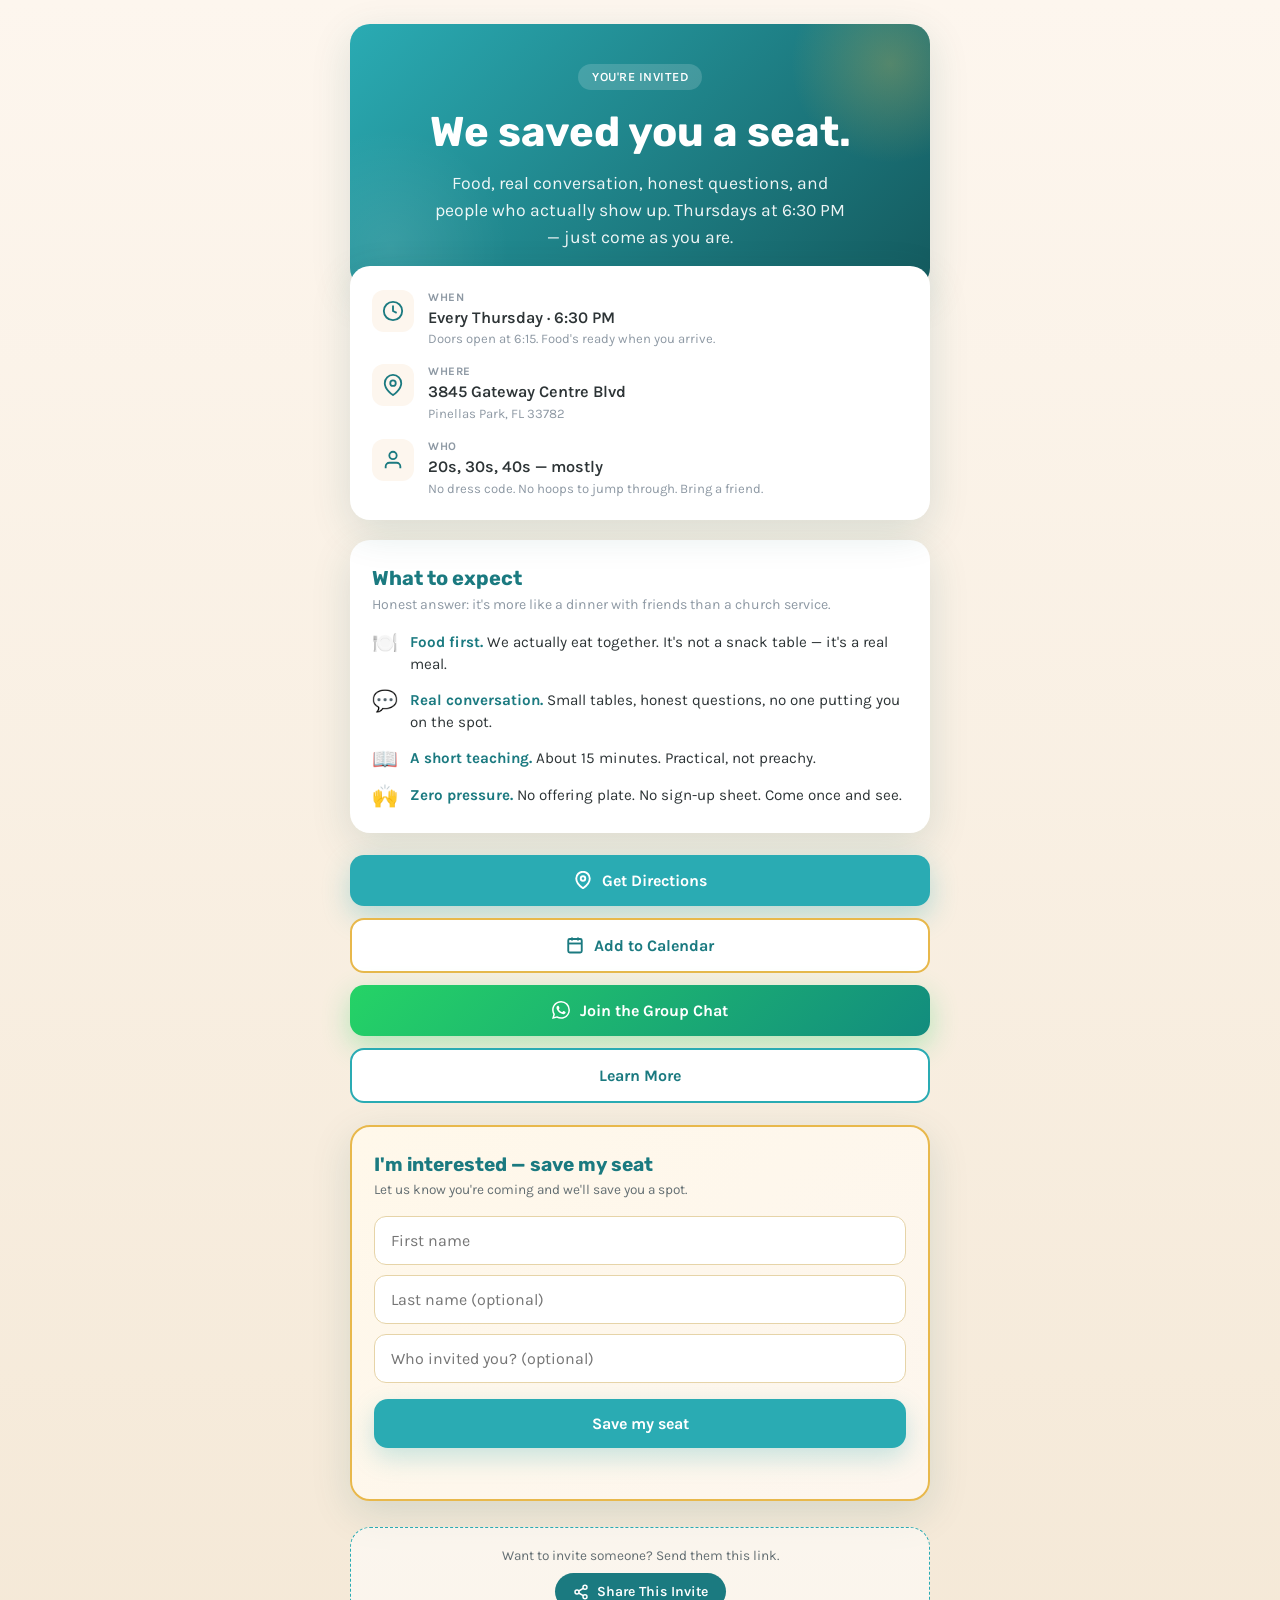
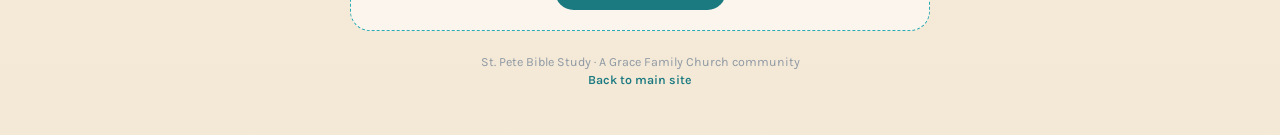
<file: invite.html>
<!DOCTYPE html>
<html lang="en">
<head>
  <meta charset="UTF-8">
  <meta name="viewport" content="width=device-width, initial-scale=1.0">
  <title>You're Invited — St. Pete Bible Study</title>
  <meta name="description" content="Thursdays at 6:30 PM. Food, real conversation, honest questions, and people who actually show up. Come join us — we saved you a seat.">

  <!-- Open Graph (Facebook, iMessage, WhatsApp, LinkedIn) -->
  <meta property="og:type" content="website">
  <meta property="og:url" content="https://stpetebiblestudy.com/invite.html">
  <meta property="og:title" content="You're Invited — St. Pete Bible Study">
  <meta property="og:description" content="Thursdays at 6:30 PM in Pinellas Park. Food, real conversation, and people who actually show up. Come join us — we saved you a seat.">
  <meta property="og:image" content="https://stpetebiblestudy.com/assets/spbs-logo.png">
  <meta property="og:image:alt" content="St. Pete Bible Study">
  <meta property="og:site_name" content="St. Pete Bible Study">

  <!-- Twitter / X -->
  <meta name="twitter:card" content="summary_large_image">
  <meta name="twitter:title" content="You're Invited — St. Pete Bible Study">
  <meta name="twitter:description" content="Thursdays at 6:30 PM. Food, real conversation, and people who actually show up.">
  <meta name="twitter:image" content="https://stpetebiblestudy.com/assets/spbs-logo.png">

  <link rel="icon" type="image/png" href="assets/spbs-icon.png">
  <link rel="preconnect" href="https://fonts.googleapis.com">
  <link href="https://fonts.googleapis.com/css2?family=Rubik:wght@400;500;600;700;800&family=Karla:wght@300;400;500;600;700&display=swap" rel="stylesheet">
  <style>
    :root {
      --teal: #2AABB3;
      --teal-dark: #1B7A80;
      --teal-deep: #145A5E;
      --gold: #E8B84B;
      --sand: #FDF6EE;
      --slate: #2D3436;
      --gray-100: #F1F4F8;
      --gray-500: #8E99A4;
      --gray-600: #636E72;
      --white: #FFFFFF;
      --radius: 20px;
      --shadow: 0 12px 40px rgba(20, 90, 94, 0.14);
    }
    * { margin: 0; padding: 0; box-sizing: border-box; }
    body {
      font-family: 'Karla', -apple-system, sans-serif;
      background: linear-gradient(180deg, var(--sand) 0%, #F4E8D6 100%);
      color: var(--slate);
      -webkit-font-smoothing: antialiased;
      min-height: 100vh;
      padding: 24px 16px 48px;
    }
    h1, h2, h3 { font-family: 'Rubik', sans-serif; }

    .invite-wrap {
      max-width: 580px;
      margin: 0 auto;
    }

    /* ---- HERO CARD ---- */
    .invite-hero {
      background: linear-gradient(135deg, var(--teal) 0%, var(--teal-deep) 100%);
      border-radius: var(--radius);
      padding: 40px 28px 36px;
      text-align: center;
      color: white;
      box-shadow: var(--shadow);
      position: relative;
      overflow: hidden;
    }
    .invite-hero::before {
      content: "";
      position: absolute;
      top: -60px; right: -60px;
      width: 200px; height: 200px;
      background: radial-gradient(circle, rgba(232,184,75,0.28), transparent 70%);
      pointer-events: none;
    }
    .invite-hero::after {
      content: "";
      position: absolute;
      bottom: -80px; left: -80px;
      width: 240px; height: 240px;
      background: radial-gradient(circle, rgba(255,255,255,0.1), transparent 70%);
      pointer-events: none;
    }
    .invite-eyebrow {
      display: inline-block;
      background: rgba(255,255,255,0.16);
      padding: 6px 14px;
      border-radius: 999px;
      font-size: 0.78rem;
      font-weight: 600;
      letter-spacing: 0.5px;
      text-transform: uppercase;
      margin-bottom: 18px;
      position: relative;
    }
    .invite-hero h1 {
      font-size: clamp(1.8rem, 6vw, 2.6rem);
      line-height: 1.15;
      margin-bottom: 14px;
      position: relative;
    }
    .invite-hero .lead {
      font-size: clamp(0.98rem, 2.5vw, 1.1rem);
      color: rgba(255,255,255,0.92);
      line-height: 1.55;
      max-width: 420px;
      margin: 0 auto;
      position: relative;
    }

    /* ---- WHEN/WHERE ---- */
    .invite-details {
      background: white;
      border-radius: var(--radius);
      padding: 24px 22px;
      margin-top: -22px;
      position: relative;
      box-shadow: var(--shadow);
      display: grid;
      gap: 18px;
    }
    .invite-row {
      display: flex;
      align-items: flex-start;
      gap: 14px;
    }
    .invite-row-icon {
      flex-shrink: 0;
      width: 42px;
      height: 42px;
      border-radius: 12px;
      background: var(--sand);
      color: var(--teal-dark);
      display: flex;
      align-items: center;
      justify-content: center;
    }
    .invite-row-label {
      font-size: 0.72rem;
      font-weight: 700;
      color: var(--gray-500);
      text-transform: uppercase;
      letter-spacing: 0.5px;
      margin-bottom: 3px;
    }
    .invite-row-value {
      font-size: 1.02rem;
      font-weight: 600;
      color: var(--slate);
      line-height: 1.4;
    }
    .invite-row-sub {
      font-size: 0.82rem;
      color: var(--gray-500);
      margin-top: 2px;
    }

    /* ---- WHAT TO EXPECT ---- */
    .invite-expect {
      background: white;
      border-radius: var(--radius);
      padding: 26px 22px;
      margin-top: 20px;
      box-shadow: var(--shadow);
    }
    .invite-expect h2 {
      font-size: 1.25rem;
      color: var(--teal-dark);
      margin-bottom: 6px;
    }
    .invite-expect .sub {
      font-size: 0.88rem;
      color: var(--gray-500);
      margin-bottom: 18px;
    }
    .expect-list {
      list-style: none;
      display: grid;
      gap: 14px;
    }
    .expect-item {
      display: flex;
      gap: 12px;
      align-items: flex-start;
    }
    .expect-icon {
      flex-shrink: 0;
      font-size: 1.3rem;
      line-height: 1;
      margin-top: 2px;
    }
    .expect-text {
      font-size: 0.95rem;
      line-height: 1.45;
      color: var(--slate);
    }
    .expect-text strong { color: var(--teal-dark); }

    /* ---- CTA BUTTONS ---- */
    .invite-ctas {
      margin-top: 22px;
      display: grid;
      gap: 12px;
    }
    .invite-btn {
      display: flex;
      align-items: center;
      justify-content: center;
      gap: 10px;
      padding: 16px 22px;
      border-radius: 14px;
      font-family: inherit;
      font-weight: 700;
      font-size: 1rem;
      text-decoration: none;
      cursor: pointer;
      border: none;
      transition: transform 0.2s, box-shadow 0.2s;
    }
    .invite-btn-primary {
      background: var(--teal);
      color: white;
      box-shadow: 0 10px 28px rgba(42, 171, 179, 0.32);
    }
    .invite-btn-primary:hover { transform: translateY(-2px); box-shadow: 0 14px 32px rgba(42, 171, 179, 0.42); }
    .invite-btn-secondary {
      background: white;
      color: var(--teal-dark);
      border: 2px solid var(--teal);
    }
    .invite-btn-secondary:hover { background: var(--teal); color: white; }
    .invite-btn-whatsapp {
      background: linear-gradient(135deg, #25D366, #128C7E);
      color: white;
      box-shadow: 0 10px 28px rgba(37, 211, 102, 0.32);
    }
    .invite-btn-whatsapp:hover { transform: translateY(-2px); }
    .invite-btn-calendar {
      background: white;
      color: var(--teal-dark);
      border: 2px solid var(--gold);
    }
    .invite-btn-calendar:hover {
      background: var(--gold);
      color: var(--slate);
      transform: translateY(-2px);
    }

    /* ---- PRE SIGN IN ---- */
    .invite-presignin {
      margin-top: 22px;
      background: linear-gradient(135deg, #FFF8EA 0%, #FDF6EE 100%);
      border: 2px solid var(--gold);
      border-radius: var(--radius);
      padding: 26px 22px;
      box-shadow: var(--shadow);
    }
    .invite-presignin h2 {
      font-size: 1.2rem;
      color: var(--teal-dark);
      margin-bottom: 4px;
    }
    .invite-presignin .sub {
      font-size: 0.85rem;
      color: var(--gray-600);
      margin-bottom: 16px;
      line-height: 1.5;
    }
    .invite-ps-row {
      display: grid;
      gap: 10px;
      margin-bottom: 10px;
    }
    .invite-ps-row input {
      width: 100%;
      padding: 14px 16px;
      border: 1.5px solid #E6D4A8;
      border-radius: 12px;
      font-family: inherit;
      font-size: 1rem;
      background: white;
      color: var(--slate);
      transition: border-color 0.2s, box-shadow 0.2s;
    }
    .invite-ps-row input:focus {
      outline: none;
      border-color: var(--teal);
      box-shadow: 0 0 0 3px rgba(42,171,179,0.12);
    }
    .invite-ps-submit {
      width: 100%;
      padding: 15px 22px;
      background: var(--teal);
      color: white;
      border: none;
      border-radius: 14px;
      font-family: inherit;
      font-weight: 700;
      font-size: 1rem;
      cursor: pointer;
      transition: transform 0.2s, box-shadow 0.2s;
      margin-top: 6px;
      box-shadow: 0 10px 24px rgba(42,171,179,0.25);
    }
    .invite-ps-submit:hover { transform: translateY(-1px); background: var(--teal-dark); }
    .invite-ps-submit:disabled { opacity: 0.7; cursor: not-allowed; }
    .invite-ps-msg {
      margin-top: 10px;
      font-size: 0.85rem;
      font-weight: 600;
      text-align: center;
      min-height: 1.1em;
    }
    .invite-ps-msg.ok { color: #15803D; }
    .invite-ps-msg.err { color: #DC2626; }
    .invite-ps-done {
      text-align: center;
      padding: 10px 0;
    }
    .invite-ps-done h3 {
      color: var(--teal-dark);
      font-size: 1.15rem;
      margin-bottom: 6px;
    }
    .invite-ps-done p {
      color: var(--gray-600);
      font-size: 0.9rem;
    }

    /* ---- SHARE (for the inviter) ---- */
    .invite-share {
      margin-top: 26px;
      padding: 20px;
      background: rgba(255,255,255,0.55);
      border: 1.5px dashed var(--teal);
      border-radius: var(--radius);
      text-align: center;
    }
    .invite-share p {
      font-size: 0.85rem;
      color: var(--gray-600);
      margin-bottom: 10px;
    }
    .invite-share-btn {
      display: inline-flex;
      align-items: center;
      gap: 8px;
      padding: 10px 18px;
      background: var(--teal-dark);
      color: white;
      border: none;
      border-radius: 999px;
      font-family: inherit;
      font-weight: 600;
      font-size: 0.88rem;
      cursor: pointer;
    }
    .invite-share-btn:hover { background: var(--teal); }

    /* ---- FOOTER ---- */
    .invite-footer {
      text-align: center;
      padding: 24px 0 0;
      font-size: 0.78rem;
      color: var(--gray-500);
    }
    .invite-footer a { color: var(--teal-dark); text-decoration: none; font-weight: 600; }
  </style>
</head>
<body>
  <div class="invite-wrap">

    <!-- HERO -->
    <div class="invite-hero">
      <div class="invite-eyebrow">You're Invited</div>
      <h1>We saved you a seat.</h1>
      <p class="lead">Food, real conversation, honest questions, and people who actually show up. Thursdays at 6:30 PM — just come as you are.</p>
    </div>

    <!-- WHEN / WHERE -->
    <div class="invite-details">
      <div class="invite-row">
        <div class="invite-row-icon">
          <svg width="22" height="22" viewBox="0 0 24 24" fill="none" stroke="currentColor" stroke-width="2"><circle cx="12" cy="12" r="10"/><polyline points="12 6 12 12 16 14"/></svg>
        </div>
        <div>
          <div class="invite-row-label">When</div>
          <div class="invite-row-value">Every Thursday · 6:30 PM</div>
          <div class="invite-row-sub">Doors open at 6:15. Food's ready when you arrive.</div>
        </div>
      </div>
      <div class="invite-row">
        <div class="invite-row-icon">
          <svg width="22" height="22" viewBox="0 0 24 24" fill="none" stroke="currentColor" stroke-width="2"><path d="M21 10c0 7-9 13-9 13s-9-6-9-13a9 9 0 0 1 18 0z"/><circle cx="12" cy="10" r="3"/></svg>
        </div>
        <div>
          <div class="invite-row-label">Where</div>
          <div class="invite-row-value">3845 Gateway Centre Blvd</div>
          <div class="invite-row-sub">Pinellas Park, FL 33782</div>
        </div>
      </div>
      <div class="invite-row">
        <div class="invite-row-icon">
          <svg width="22" height="22" viewBox="0 0 24 24" fill="none" stroke="currentColor" stroke-width="2"><path d="M20 21v-2a4 4 0 0 0-4-4H8a4 4 0 0 0-4 4v2"/><circle cx="12" cy="7" r="4"/></svg>
        </div>
        <div>
          <div class="invite-row-label">Who</div>
          <div class="invite-row-value">20s, 30s, 40s — mostly</div>
          <div class="invite-row-sub">No dress code. No hoops to jump through. Bring a friend.</div>
        </div>
      </div>
    </div>

    <!-- WHAT TO EXPECT -->
    <div class="invite-expect">
      <h2>What to expect</h2>
      <p class="sub">Honest answer: it's more like a dinner with friends than a church service.</p>
      <ul class="expect-list">
        <li class="expect-item">
          <span class="expect-icon">🍽️</span>
          <div class="expect-text"><strong>Food first.</strong> We actually eat together. It's not a snack table — it's a real meal.</div>
        </li>
        <li class="expect-item">
          <span class="expect-icon">💬</span>
          <div class="expect-text"><strong>Real conversation.</strong> Small tables, honest questions, no one putting you on the spot.</div>
        </li>
        <li class="expect-item">
          <span class="expect-icon">📖</span>
          <div class="expect-text"><strong>A short teaching.</strong> About 15 minutes. Practical, not preachy.</div>
        </li>
        <li class="expect-item">
          <span class="expect-icon">🙌</span>
          <div class="expect-text"><strong>Zero pressure.</strong> No offering plate. No sign-up sheet. Come once and see.</div>
        </li>
      </ul>
    </div>

    <!-- CTA -->
    <div class="invite-ctas">
      <a href="https://www.google.com/maps/dir//3845+Gateway+Centre+Blvd+Pinellas+Park+FL+33782" target="_blank" rel="noopener" class="invite-btn invite-btn-primary">
        <svg width="18" height="18" viewBox="0 0 24 24" fill="none" stroke="currentColor" stroke-width="2.5"><path d="M21 10c0 7-9 13-9 13s-9-6-9-13a9 9 0 0 1 18 0z"/><circle cx="12" cy="10" r="3"/></svg>
        Get Directions
      </a>
      <button type="button" onclick="addToCalendar()" class="invite-btn invite-btn-calendar">
        <svg width="18" height="18" viewBox="0 0 24 24" fill="none" stroke="currentColor" stroke-width="2.5"><rect x="3" y="4" width="18" height="18" rx="2" ry="2"/><line x1="16" y1="2" x2="16" y2="6"/><line x1="8" y1="2" x2="8" y2="6"/><line x1="3" y1="10" x2="21" y2="10"/></svg>
        Add to Calendar
      </button>
      <a href="https://chat.whatsapp.com/BR9awVtv6Z25B0vDH9vGz1?mode=gi_t" target="_blank" rel="noopener" class="invite-btn invite-btn-whatsapp">
        <svg width="18" height="18" viewBox="0 0 24 24" fill="currentColor"><path d="M17.472 14.382c-.297-.149-1.758-.867-2.03-.967-.273-.099-.471-.148-.67.15-.197.297-.767.966-.94 1.164-.173.199-.347.223-.644.075-.297-.15-1.255-.463-2.39-1.475-.883-.788-1.48-1.761-1.653-2.059-.173-.297-.018-.458.13-.606.134-.133.298-.347.446-.52.149-.174.198-.298.298-.497.099-.198.05-.371-.025-.52-.075-.149-.669-1.612-.916-2.207-.242-.579-.487-.5-.669-.51-.173-.008-.371-.01-.57-.01-.198 0-.52.074-.792.372-.272.297-1.04 1.016-1.04 2.479 0 1.462 1.065 2.875 1.213 3.074.149.198 2.096 3.2 5.077 4.487.709.306 1.262.489 1.694.625.712.227 1.36.195 1.871.118.571-.085 1.758-.719 2.006-1.413.248-.694.248-1.289.173-1.413-.074-.124-.272-.198-.57-.347m-5.421 7.403h-.004a9.87 9.87 0 01-5.031-1.378l-.361-.214-3.741.982.998-3.648-.235-.374a9.86 9.86 0 01-1.51-5.26c.001-5.45 4.436-9.884 9.888-9.884 2.64 0 5.122 1.03 6.988 2.898a9.825 9.825 0 012.893 6.994c-.003 5.45-4.437 9.884-9.885 9.884m8.413-18.297A11.815 11.815 0 0012.05 0C5.495 0 .16 5.335.157 11.892c0 2.096.547 4.142 1.588 5.945L.057 24l6.305-1.654a11.882 11.882 0 005.683 1.448h.005c6.554 0 11.89-5.335 11.893-11.893a11.821 11.821 0 00-3.48-8.413z"/></svg>
        Join the Group Chat
      </a>
      <a href="index.html" class="invite-btn invite-btn-secondary">
        Learn More
      </a>
    </div>

    <!-- PRE SIGN IN / I'M INTERESTED -->
    <div class="invite-presignin" id="preSignIn">
      <h2>I'm interested — save my seat</h2>
      <p class="sub">Let us know you're coming and we'll save you a spot.</p>
      <form onsubmit="submitPreSignIn(event)">
        <div class="invite-ps-row">
          <input type="text" id="psFirst" placeholder="First name" required autocomplete="given-name">
        </div>
        <div class="invite-ps-row">
          <input type="text" id="psLast" placeholder="Last name (optional)" autocomplete="family-name">
        </div>
        <div class="invite-ps-row">
          <input type="text" id="psConnector" placeholder="Who invited you? (optional)">
        </div>
        <button type="submit" class="invite-ps-submit" id="psSubmitBtn">Save my seat</button>
        <div class="invite-ps-msg" id="psMsg"></div>
      </form>
    </div>

    <!-- SHARE (for the inviter) -->
    <div class="invite-share">
      <p>Want to invite someone? Send them this link.</p>
      <button class="invite-share-btn" onclick="shareInvite()">
        <svg width="16" height="16" viewBox="0 0 24 24" fill="none" stroke="currentColor" stroke-width="2.2"><circle cx="18" cy="5" r="3"/><circle cx="6" cy="12" r="3"/><circle cx="18" cy="19" r="3"/><line x1="8.59" y1="13.51" x2="15.42" y2="17.49"/><line x1="15.41" y1="6.51" x2="8.59" y2="10.49"/></svg>
        Share This Invite
      </button>
    </div>

    <div class="invite-footer">
      <p>St. Pete Bible Study · A Grace Family Church community</p>
      <p style="margin-top:4px;"><a href="index.html">Back to main site</a></p>
    </div>
  </div>

  <script>
    const SUPABASE_URL = 'https://itgyatshpvwxqmfhxgra.supabase.co';
    const SUPABASE_KEY = 'eyJhbGciOiJIUzI1NiIsInR5cCI6IkpXVCJ9.eyJpc3MiOiJzdXBhYmFzZSIsInJlZiI6Iml0Z3lhdHNocHZ3eHFtZmh4Z3JhIiwicm9sZSI6ImFub24iLCJpYXQiOjE3NzU3NTU0MzMsImV4cCI6MjA5MTMzMTQzM30.tt3KNvdaccTVflvYSuHK2Fvq-ObAbYrFhF9LGV5RpUk';

    // ---- ADD TO CALENDAR ----
    // Generates a recurring weekly event (Thursdays 6:30-8:30 PM ET) and either
    // opens Google Calendar on desktop or downloads an .ics file on mobile / other.
    function addToCalendar() {
      // Find the next Thursday (if today is Thursday and before 6:30pm local, use today)
      const now = new Date();
      const day = now.getDay(); // 0=Sun ... 4=Thu
      let daysUntil = (4 - day + 7) % 7;
      if (daysUntil === 0 && (now.getHours() > 18 || (now.getHours() === 18 && now.getMinutes() >= 30))) {
        daysUntil = 7;
      }
      const start = new Date(now);
      start.setDate(now.getDate() + daysUntil);
      start.setHours(18, 30, 0, 0);
      const end = new Date(start);
      end.setHours(20, 30, 0, 0);

      const title = 'St. Pete Bible Study';
      const location = '3845 Gateway Centre Blvd, Pinellas Park, FL 33782';
      const details = "Thursdays at 6:30 PM — food, real conversation, honest questions, and people who actually show up. Doors open 6:15.";

      // Detect mobile (iOS/Android) — .ics works best there; Google link works everywhere
      const isMobile = /iPhone|iPad|iPod|Android/i.test(navigator.userAgent);

      if (!isMobile) {
        // Google Calendar URL (works on desktop browsers)
        const fmt = d => d.toISOString().replace(/[-:]|\.\d{3}/g, '');
        const url = 'https://calendar.google.com/calendar/render?action=TEMPLATE' +
          '&text=' + encodeURIComponent(title) +
          '&dates=' + fmt(start) + '/' + fmt(end) +
          '&details=' + encodeURIComponent(details) +
          '&location=' + encodeURIComponent(location) +
          '&recur=' + encodeURIComponent('RRULE:FREQ=WEEKLY;BYDAY=TH');
        window.open(url, '_blank', 'noopener');
        return;
      }

      // iOS / Android — download an .ics file the native calendar can open
      const dtFmt = d => {
        const p = n => String(n).padStart(2, '0');
        return d.getUTCFullYear() + p(d.getUTCMonth() + 1) + p(d.getUTCDate()) + 'T' +
               p(d.getUTCHours()) + p(d.getUTCMinutes()) + p(d.getUTCSeconds()) + 'Z';
      };
      const uid = 'spbs-' + start.getTime() + '@stpetebiblestudy.com';
      const ics = [
        'BEGIN:VCALENDAR',
        'VERSION:2.0',
        'PRODID:-//St Pete Bible Study//Invite//EN',
        'CALSCALE:GREGORIAN',
        'METHOD:PUBLISH',
        'BEGIN:VEVENT',
        'UID:' + uid,
        'DTSTAMP:' + dtFmt(new Date()),
        'DTSTART:' + dtFmt(start),
        'DTEND:' + dtFmt(end),
        'RRULE:FREQ=WEEKLY;BYDAY=TH',
        'SUMMARY:' + title,
        'LOCATION:' + location,
        'DESCRIPTION:' + details.replace(/\n/g, '\\n'),
        'END:VEVENT',
        'END:VCALENDAR'
      ].join('\r\n');

      const blob = new Blob([ics], { type: 'text/calendar;charset=utf-8' });
      const url = URL.createObjectURL(blob);
      const a = document.createElement('a');
      a.href = url;
      a.download = 'st-pete-bible-study.ics';
      document.body.appendChild(a);
      a.click();
      document.body.removeChild(a);
      setTimeout(() => URL.revokeObjectURL(url), 1500);
    }

    // ---- PRE SIGN IN ----
    async function submitPreSignIn(e) {
      e.preventDefault();
      const firstName = document.getElementById('psFirst').value.trim();
      const lastName = document.getElementById('psLast').value.trim();
      const connector = document.getElementById('psConnector').value.trim();
      const msg = document.getElementById('psMsg');
      const btn = document.getElementById('psSubmitBtn');
      msg.className = 'invite-ps-msg';
      msg.textContent = '';

      if (!firstName) {
        msg.classList.add('err');
        msg.textContent = 'Please enter your first name.';
        return;
      }

      btn.disabled = true;
      btn.textContent = 'Saving...';

      const id = Date.now().toString(36) + Math.random().toString(36).substr(2, 5);
      const row = {
        id,
        first_name: firstName,
        last_name: lastName,
        status: 'new',
        stage: 'interested',
        connector,
        notes: 'Pre sign-in from invite page',
        needs_followup: true,
        followup_done: false,
        followup_assigned_to: '',
        attendance_count: 0
      };

      try {
        const res = await fetch(SUPABASE_URL + '/rest/v1/people', {
          method: 'POST',
          headers: {
            'apikey': SUPABASE_KEY,
            'Authorization': 'Bearer ' + SUPABASE_KEY,
            'Content-Type': 'application/json',
            'Prefer': 'return=representation'
          },
          body: JSON.stringify(row)
        });
        if (!res.ok) throw new Error(await res.text());

        // Ping the SMS notify function — text Kody about the new pre sign-in.
        // Fire-and-forget; don't block the success UI on it.
        fetch('/api/sms-notify', {
          method: 'POST',
          headers: { 'Content-Type': 'application/json' },
          body: JSON.stringify({
            firstName, lastName, connector, source: 'invite'
          })
        }).catch(() => {});

        // Also drop a row in messages so the dashboard picks it up
        fetch(SUPABASE_URL + '/rest/v1/messages', {
          method: 'POST',
          headers: {
            'apikey': SUPABASE_KEY,
            'Authorization': 'Bearer ' + SUPABASE_KEY,
            'Content-Type': 'application/json'
          },
          body: JSON.stringify({
            name: '✋ ' + (firstName + ' ' + lastName).trim(),
            message: 'Pre sign-in from invite page' + (connector ? ' — invited by ' + connector : '')
          })
        }).catch(() => {});

        document.getElementById('preSignIn').innerHTML =
          '<div class="invite-ps-done">' +
          '<h3>You\'re on the list, ' + firstName.replace(/[<>]/g, '') + '!</h3>' +
          '<p>We\'ll text you before Thursday. Seriously — just show up. We\'ve got a seat saved.</p>' +
          '</div>';
      } catch (err) {
        console.error(err);
        msg.classList.add('err');
        msg.textContent = 'Something went wrong. Please try again.';
        btn.disabled = false;
        btn.textContent = 'Save my seat';
      }
    }

    async function shareInvite() {
      const shareData = {
        title: "You're Invited — St. Pete Bible Study",
        text: "Hey! Come hang out with us Thursday at 6:30 — food, good people, real conversation. I think you'd love it.",
        url: window.location.href
      };
      if (navigator.share) {
        try {
          await navigator.share(shareData);
        } catch (err) {
          if (err.name !== 'AbortError') fallbackCopy();
        }
      } else {
        fallbackCopy();
      }
    }
    function fallbackCopy() {
      const url = window.location.href;
      if (navigator.clipboard) {
        navigator.clipboard.writeText(url).then(() => {
          alert('Link copied! Paste it in a text to invite a friend.');
        });
      } else {
        const ta = document.createElement('textarea');
        ta.value = url;
        document.body.appendChild(ta);
        ta.select();
        document.execCommand('copy');
        document.body.removeChild(ta);
        alert('Link copied! Paste it in a text to invite a friend.');
      }
    }
  </script>
</body>
</html>
</file>
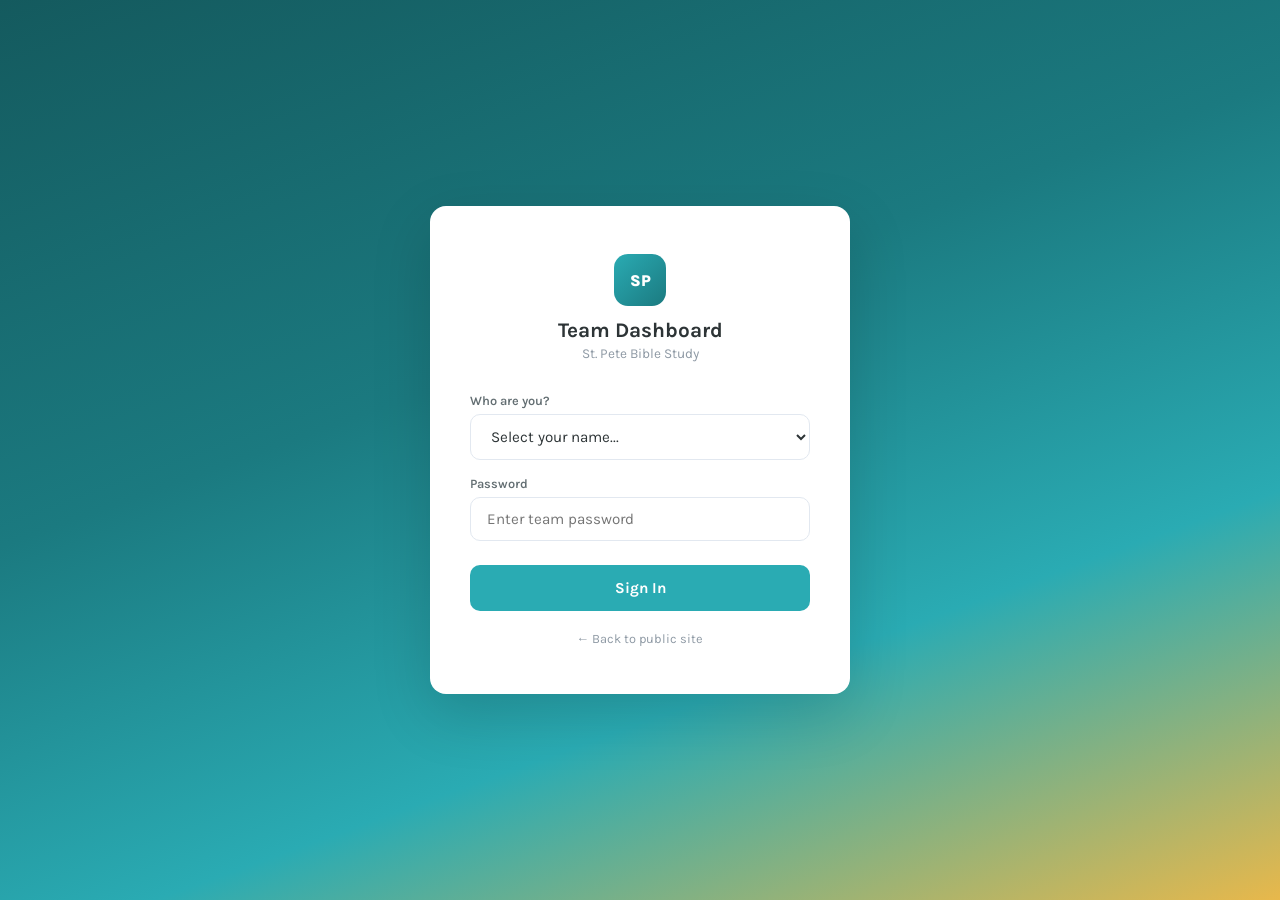
<file: leader-guide.html>
<!DOCTYPE html>
<html lang="en">
<head>
  <meta charset="UTF-8">
  <meta name="viewport" content="width=device-width, initial-scale=1.0">
  <link rel="icon" type="image/png" href="assets/spbs-icon.png">
  <title>Leader Guide | St. Pete Bible Study</title>
  <script>
    try {
      const s = JSON.parse(localStorage.getItem('stpete_session') || 'null');
      if (!s || !s.loggedIn) {
        document.documentElement.style.display = 'none';
        window.location.replace('login.html');
      }
    } catch(e) {
      document.documentElement.style.display = 'none';
      window.location.replace('login.html');
    }
  </script>
  <link rel="preconnect" href="https://fonts.googleapis.com">
  <link href="https://fonts.googleapis.com/css2?family=Rubik:wght@400;500;600;700;800&family=Karla:wght@300;400;500;600;700&display=swap" rel="stylesheet">
  <style>
    :root {
      --teal: #2AABB3;
      --teal-dark: #1B7A80;
      --teal-deep: #145A5E;
      --teal-light: #E8F8F9;
      --pink: #E88CA0;
      --gold: #E8B84B;
      --gold-light: #FDF3DC;
      --slate: #2D3436;
      --gray-700: #4A5568;
      --gray-600: #636E72;
      --gray-500: #8E99A4;
      --gray-100: #F1F4F8;
      --white: #FFFFFF;
      --bg: #F5F7FA;
      --radius: 14px;
      --border: #E2E8F0;
    }
    * { margin: 0; padding: 0; box-sizing: border-box; }
    body {
      font-family: 'Karla', -apple-system, sans-serif;
      background: var(--bg);
      color: var(--slate);
      -webkit-font-smoothing: antialiased;
    }
    h1, h2, h3 { font-family: 'Rubik', sans-serif; }

    /* ---- TOP BAR ---- */
    .topbar {
      background: var(--teal-deep);
      color: white;
      padding: 14px 24px;
      display: flex;
      align-items: center;
      justify-content: space-between;
      gap: 12px;
    }
    .topbar-left {
      display: flex;
      align-items: center;
      gap: 12px;
    }
    .logo-mark {
      width: 34px;
      height: 34px;
      background: linear-gradient(135deg, var(--teal), var(--teal-dark));
      border-radius: 9px;
      display: flex;
      align-items: center;
      justify-content: center;
      font-weight: 800;
      font-size: 0.75rem;
      color: white;
    }
    .topbar h1 { font-size: 1rem; font-weight: 700; }
    .topbar p { font-size: 0.75rem; opacity: 0.6; margin-top: 2px; }
    .leader-badge {
      background: rgba(232,184,75,0.2);
      color: var(--gold);
      border: 1px solid rgba(232,184,75,0.4);
      padding: 4px 12px;
      border-radius: 100px;
      font-size: 0.72rem;
      font-weight: 700;
      text-transform: uppercase;
      letter-spacing: 0.5px;
    }

    /* ---- CONTAINER ---- */
    .container {
      max-width: 800px;
      margin: 0 auto;
      padding: 32px 20px 60px;
    }

    /* ---- HERO CARD ---- */
    .topic-hero {
      background: linear-gradient(135deg, var(--teal-deep), var(--teal-dark));
      color: white;
      border-radius: var(--radius);
      padding: 32px;
      margin-bottom: 24px;
    }
    .topic-hero .eyebrow {
      font-size: 0.7rem;
      font-weight: 700;
      text-transform: uppercase;
      letter-spacing: 2px;
      opacity: 0.6;
      margin-bottom: 8px;
    }
    .topic-hero h2 { font-size: 1.8rem; font-weight: 800; margin-bottom: 6px; }
    .topic-hero .scripture { font-size: 0.9rem; opacity: 0.75; font-style: italic; }
    .topic-meta {
      display: flex;
      gap: 16px;
      margin-top: 16px;
      flex-wrap: wrap;
    }
    .topic-meta-item {
      background: rgba(255,255,255,0.1);
      border-radius: 8px;
      padding: 8px 14px;
      font-size: 0.82rem;
    }
    .topic-meta-item strong { display: block; font-size: 0.68rem; text-transform: uppercase; letter-spacing: 0.5px; opacity: 0.6; margin-bottom: 2px; }

    /* ---- CARD ---- */
    .card {
      background: white;
      border-radius: var(--radius);
      padding: 24px 28px;
      margin-bottom: 20px;
      box-shadow: 0 1px 4px rgba(0,0,0,0.06);
    }
    .card-label {
      font-size: 0.68rem;
      font-weight: 800;
      text-transform: uppercase;
      letter-spacing: 1.5px;
      margin-bottom: 16px;
    }

    /* ---- FLOW BLOCKS ---- */
    .flow-section {
      display: flex;
      flex-direction: column;
      gap: 16px;
      margin-bottom: 24px;
    }
    .flow-block {
      border-radius: var(--radius);
      overflow: hidden;
      border: 1px solid var(--border);
    }
    .flow-block-header {
      display: flex;
      align-items: center;
      gap: 12px;
      padding: 14px 20px;
      background: var(--gray-100);
      border-bottom: 1px solid var(--border);
    }
    .flow-time {
      font-size: 0.78rem;
      font-weight: 700;
      color: var(--teal-dark);
      min-width: 100px;
    }
    .flow-title {
      font-size: 0.95rem;
      font-weight: 700;
      color: var(--slate);
      flex: 1;
    }
    .flow-duration {
      font-size: 0.72rem;
      color: var(--gray-500);
      background: white;
      padding: 2px 8px;
      border-radius: 100px;
      border: 1px solid var(--border);
    }
    .flow-block-body {
      padding: 18px 20px;
    }
    .leader-note {
      background: var(--gold-light);
      border-left: 3px solid var(--gold);
      border-radius: 0 8px 8px 0;
      padding: 12px 16px;
      margin-bottom: 12px;
      font-size: 0.85rem;
      line-height: 1.6;
      color: var(--slate);
    }
    .leader-note:last-child { margin-bottom: 0; }
    .leader-note strong {
      display: block;
      font-size: 0.7rem;
      text-transform: uppercase;
      letter-spacing: 0.5px;
      color: #92681A;
      margin-bottom: 4px;
    }
    .dynamic-note {
      background: var(--teal-light);
      border-left: 3px solid var(--teal);
      border-radius: 0 8px 8px 0;
      padding: 12px 16px;
      margin-bottom: 12px;
      font-size: 0.9rem;
      color: var(--teal-deep);
      font-weight: 500;
    }

    /* ---- QUESTIONS ---- */
    .questions-list {
      display: flex;
      flex-direction: column;
      gap: 14px;
    }
    .question-row {
      display: flex;
      gap: 14px;
      align-items: flex-start;
    }
    .question-num {
      flex-shrink: 0;
      width: 26px;
      height: 26px;
      border-radius: 7px;
      background: var(--teal);
      color: white;
      font-size: 0.75rem;
      font-weight: 800;
      display: flex;
      align-items: center;
      justify-content: center;
      margin-top: 2px;
    }
    .question-body { flex: 1; }
    .question-text {
      font-size: 0.92rem;
      font-weight: 600;
      color: var(--slate);
      margin-bottom: 4px;
      line-height: 1.4;
    }
    .question-tip {
      font-size: 0.78rem;
      color: var(--gray-500);
      font-style: italic;
    }

    /* ---- PRINCIPLES ---- */
    .principle-list {
      display: flex;
      flex-direction: column;
      gap: 12px;
    }
    .principle-item {
      display: flex;
      gap: 12px;
      align-items: flex-start;
    }
    .principle-icon {
      flex-shrink: 0;
      font-size: 1.1rem;
      margin-top: 1px;
    }
    .principle-text {
      font-size: 0.88rem;
      line-height: 1.5;
      color: var(--slate);
    }
    .principle-text strong { color: var(--teal-dark); }

    /* ---- FOOTER ---- */
    footer {
      text-align: center;
      padding: 24px;
      font-size: 0.78rem;
      color: var(--gray-500);
    }

    /* ---- AUTH GATE ---- */
    #authGate {
      display: flex;
      align-items: center;
      justify-content: center;
      min-height: 100vh;
      padding: 24px;
    }
    .auth-card {
      background: white;
      border-radius: var(--radius);
      padding: 40px;
      max-width: 380px;
      width: 100%;
      text-align: center;
      box-shadow: 0 8px 32px rgba(0,0,0,0.1);
    }
    .auth-card h2 { margin-bottom: 8px; }
    .auth-card p { font-size: 0.85rem; color: var(--gray-500); margin-bottom: 24px; }
    .auth-btn {
      display: inline-block;
      background: var(--teal);
      color: white;
      padding: 12px 28px;
      border-radius: 10px;
      font-family: inherit;
      font-size: 0.95rem;
      font-weight: 700;
      text-decoration: none;
      cursor: pointer;
    }

    /* ---- LOADING ---- */
    .loading { text-align: center; padding: 40px; color: var(--gray-500); }
  </style>
</head>
<body>

  <!-- Auth Gate -->
  <div id="authGate" style="display:none;">
    <div class="auth-card">
      <div style="width:48px; height:48px; background:linear-gradient(135deg,var(--teal),var(--teal-dark)); border-radius:14px; display:flex; align-items:center; justify-content:center; font-weight:800; color:white; margin:0 auto 16px; font-family:Rubik,sans-serif;">SP</div>
      <h2>Leader Guide</h2>
      <p>This page is for team leaders only. Please sign in to continue.</p>
      <a href="login.html" class="auth-btn">Sign In</a>
    </div>
  </div>

  <!-- Main Content -->
  <div id="mainContent" style="display:none;">
    <!-- Top Bar -->
    <div class="topbar">
      <div class="topbar-left">
        <div class="logo-mark">SP</div>
        <div>
          <h1>Leader Guide</h1>
          <p>St. Pete Bible Study · Internal Use Only</p>
        </div>
      </div>
      <span class="leader-badge">Leaders Only</span>
    </div>

    <div class="container">

      <!-- Loading -->
      <div id="loading" class="loading">Loading this week's guide...</div>

      <!-- Content (hidden until loaded) -->
      <div id="guideContent" style="display:none;">

        <!-- Topic Hero -->
        <div class="topic-hero">
          <div class="eyebrow">Tonight's Guide</div>
          <h2 id="guideTopic">Topic</h2>
          <div class="scripture" id="guideScripture"></div>
          <div class="topic-meta">
            <div class="topic-meta-item">
              <strong>Takeaway</strong>
              <span id="guideTakeaway">—</span>
            </div>
            <div class="topic-meta-item">
              <strong>Next Step / CTA</strong>
              <span id="guideCTA">—</span>
            </div>
          </div>
        </div>

        <!-- ---- 90-MIN FLOW ---- -->
        <div class="card-label" style="padding:0 0 12px 4px; color:var(--gray-600);">Tonight's Flow — Leader Coaching Notes</div>

        <div class="flow-section">

          <!-- 6:30 Connection -->
          <div class="flow-block">
            <div class="flow-block-header">
              <div class="flow-time">6:30 – 6:50</div>
              <div class="flow-title">Connection Time</div>
              <div class="flow-duration">20 min</div>
            </div>
            <div class="flow-block-body">
              <div class="leader-note">
                <strong>Leader Posture</strong>
                Be ON before anyone walks in. Doors open, food ready, music playing. You set the tone — if you're relaxed and warm, they will be.
              </div>
              <div class="leader-note">
                <strong>Welcome at the Door</strong>
                Greet everyone by name. If you don't know their name, introduce yourself first. People feel the difference between being greeted and being processed.
              </div>
              <div class="dynamic-note" id="icebreakerNote">
                Icebreaker: <em id="guideIcebreaker">—</em>
              </div>
              <div class="leader-note">
                <strong>Kick Off Icebreaker at 6:35</strong>
                Call the room to attention briefly. Keep it light and fun. Don't force it — model being open yourself and others will follow. Aim for everyone to speak at least once.
              </div>
            </div>
          </div>

          <!-- 6:50 Teaching -->
          <div class="flow-block">
            <div class="flow-block-header">
              <div class="flow-time">6:50 – 7:05</div>
              <div class="flow-title">Directional Teaching</div>
              <div class="flow-duration">15 min</div>
            </div>
            <div class="flow-block-body">
              <div class="leader-note">
                <strong>Stay Under 15 Minutes</strong>
                This is a directional moment, not a full sermon. A hook story → scripture → one clear takeaway. If you're going past 7:05, you're going too long.
              </div>
              <div class="leader-note">
                <strong>Teach to the Takeaway</strong>
                Everything in your teaching should point to the one takeaway. Say it clearly. Say it again. Make it sticky.
              </div>
              <div class="dynamic-note">
                Tonight's takeaway: <strong id="teachingTakeaway">—</strong>
              </div>
              <div class="leader-note">
                <strong>Vision Moment (30 sec)</strong>
                Somewhere in the teaching, drop a vision seed: "We're building something special in St. Pete. This is what it looks like..." Keep it brief, not preachy.
              </div>
            </div>
          </div>

          <!-- 7:05 Discussion -->
          <div class="flow-block">
            <div class="flow-block-header">
              <div class="flow-time">7:05 – 7:45</div>
              <div class="flow-title">Table Discussion</div>
              <div class="flow-duration">40 min</div>
            </div>
            <div class="flow-block-body">
              <div class="leader-note">
                <strong>Don't Answer First</strong>
                Ask the question and let silence breathe. Count to 10 internally if you need to. The first person to speak models the depth of conversation for everyone else — make them be the bravest.
              </div>
              <div class="leader-note">
                <strong>Facilitation Over Talking</strong>
                Your job is to draw people out, not impress them. Ask follow-ups: "Say more about that." "Has anyone else experienced that?" "What made that hard for you?"
              </div>
              <div class="leader-note">
                <strong>Watch the Room</strong>
                Who's quiet? Who wants to say something but isn't sure? Pull them in gently: "Hey, [name], what do you think?" Never put them on the spot — just open a door.
              </div>
              <div class="leader-note">
                <strong>Time Check at 7:30</strong>
                You need 15 minutes for the ownership moment. At 7:30, start wrapping the discussion. "Let's close on one last thought..."
              </div>
            </div>
          </div>

          <!-- 7:45 Ownership -->
          <div class="flow-block">
            <div class="flow-block-header">
              <div class="flow-time">7:45 – 8:00</div>
              <div class="flow-title">Ownership Moment</div>
              <div class="flow-duration">15 min</div>
            </div>
            <div class="flow-block-body">
              <div class="leader-note">
                <strong>Name the Next Step Clearly</strong>
                Don't be vague. People can't respond to "get more involved." They CAN respond to "We're starting a men's group — who's in?"
              </div>
              <div class="dynamic-note">
                Tonight's CTA: <strong id="ownershipCTA">—</strong>
              </div>
              <div class="leader-note">
                <strong>Ask for a Response in the Room</strong>
                "Who's in? Raise your hand." OR "If you're open to it, come see me before you leave." Create a moment of real commitment, not just intention.
              </div>
              <div class="leader-note">
                <strong>Close With Energy</strong>
                Pray over the room, specifically. Name what God is doing. Cast vision. People leave charged, not just informed.
              </div>
            </div>
          </div>

        </div>

        <!-- Discussion Questions with Tips -->
        <div class="card">
          <div class="card-label" style="color:var(--teal-dark);">Discussion Questions — Facilitation Tips</div>
          <div class="questions-list" id="guideQuestions">
            <p style="color:var(--gray-500); font-size:0.85rem;">No questions set for this week. Go to Weekly Prep to generate or enter questions.</p>
          </div>
        </div>

        <!-- Leader Principles -->
        <div class="card">
          <div class="card-label" style="color:var(--gray-600);">Leader Principles — Always True</div>
          <div class="principle-list">
            <div class="principle-item">
              <div class="principle-icon">🔥</div>
              <div class="principle-text"><strong>Connection beats content.</strong> If someone leaves feeling seen and known, the night worked — regardless of how the teaching went.</div>
            </div>
            <div class="principle-item">
              <div class="principle-icon">🎯</div>
              <div class="principle-text"><strong>One clear next step.</strong> Don't give people three options. Give them one. Make it easy to say yes.</div>
            </div>
            <div class="principle-item">
              <div class="principle-icon">📱</div>
              <div class="principle-text"><strong>Follow up within 24 hours.</strong> Every new person gets a personal text the next day. Every time. No exceptions.</div>
            </div>
            <div class="principle-item">
              <div class="principle-icon">👀</div>
              <div class="principle-text"><strong>Watch for the next leader.</strong> Someone in the room tonight could run their own group in 6 months. Identify them. Invest in them.</div>
            </div>
            <div class="principle-item">
              <div class="principle-icon">🙏</div>
              <div class="principle-text"><strong>Start with prayer, lead from spirit.</strong> Come prepared, but stay responsive. The Holy Spirit moves in the room — don't be so locked in your plan you miss it.</div>
            </div>
          </div>
        </div>

        <!-- Message Notes Section -->
        <div class="card" id="messageNotesCard" style="display:none;">
          <div class="card-label" style="color:var(--gray-600);">Message Notes</div>
          <div id="messageNotesText" style="font-size:0.9rem; line-height:1.7; color:var(--slate); white-space:pre-wrap;"></div>
        </div>

      </div><!-- /guideContent -->

    </div>

    <footer>Leader Guide · St. Pete Bible Study · For Team Use Only</footer>
  </div>

  <script>
    const SUPABASE_URL = 'https://itgyatshpvwxqmfhxgra.supabase.co';
    const SUPABASE_KEY = 'eyJhbGciOiJIUzI1NiIsInR5cCI6IkpXVCJ9.eyJpc3MiOiJzdXBhYmFzZSIsInJlZiI6Iml0Z3lhdHNocHZ3eHFtZmh4Z3JhIiwicm9sZSI6ImFub24iLCJpYXQiOjE3NzU3NTU0MzMsImV4cCI6MjA5MTMzMTQzM30.tt3KNvdaccTVflvYSuHK2Fvq-ObAbYrFhF9LGV5RpUk';

    // Question facilitation tips
    const QUESTION_TIPS = [
      'Start here — easy entry point. Let the silence breathe.',
      'Follow up with: "Has anyone experienced the opposite of that?"',
      'If the room goes quiet, share your own answer first to model vulnerability.',
      'Look for who hasn\'t spoken yet — invite them in gently.',
      'Closing question — let this one breathe. End on something people can carry home.'
    ];

    async function init() {
      // Auth check
      const session = JSON.parse(localStorage.getItem('stpete_session') || 'null');
      if (!session || !session.loggedIn) {
        document.getElementById('authGate').style.display = '';
        return;
      }

      document.getElementById('mainContent').style.display = '';

      // Load weekly prep (current week, not necessarily published)
      try {
        const res = await fetch(`${SUPABASE_URL}/rest/v1/weekly_prep?is_current=eq.true&limit=1`, {
          headers: {
            'apikey': SUPABASE_KEY,
            'Authorization': `Bearer ${SUPABASE_KEY}`
          }
        });
        const rows = await res.json();
        const wp = rows && rows.length > 0 ? rows[0] : null;

        document.getElementById('loading').style.display = 'none';
        document.getElementById('guideContent').style.display = '';

        if (!wp || !wp.topic) {
          document.getElementById('guideTopic').textContent = 'No topic set for this week';
          return;
        }

        // Populate hero
        document.getElementById('guideTopic').textContent = wp.topic;
        if (wp.scripture) document.getElementById('guideScripture').textContent = wp.scripture;
        if (wp.takeaway) document.getElementById('guideTakeaway').textContent = wp.takeaway;
        if (wp.cta) document.getElementById('guideCTA').textContent = wp.cta;

        // Page title
        document.title = `Leader Guide: ${wp.topic} | St. Pete`;

        // Flow references
        if (wp.icebreaker) {
          document.getElementById('guideIcebreaker').textContent = wp.icebreaker;
        } else {
          document.getElementById('icebreakerNote').style.display = 'none';
        }
        if (wp.takeaway) document.getElementById('teachingTakeaway').textContent = wp.takeaway;
        if (wp.cta) document.getElementById('ownershipCTA').textContent = wp.cta;

        // Questions
        const questions = wp.questions || [];
        if (questions.length > 0) {
          document.getElementById('guideQuestions').innerHTML = questions.map((q, i) => `
            <div class="question-row">
              <div class="question-num">${i + 1}</div>
              <div class="question-body">
                <div class="question-text">${q}</div>
                <div class="question-tip">${QUESTION_TIPS[i] || 'Follow up naturally. Let them lead.'}</div>
              </div>
            </div>
          `).join('');
        }

        // Message Notes
        if (wp.message_notes && wp.message_notes.trim()) {
          document.getElementById('messageNotesText').textContent = wp.message_notes;
          document.getElementById('messageNotesCard').style.display = '';
        }

      } catch (err) {
        document.getElementById('loading').textContent = 'Could not load this week\'s guide. Check your connection.';
      }
    }

    init();
  </script>
</body>
</html>
</file>
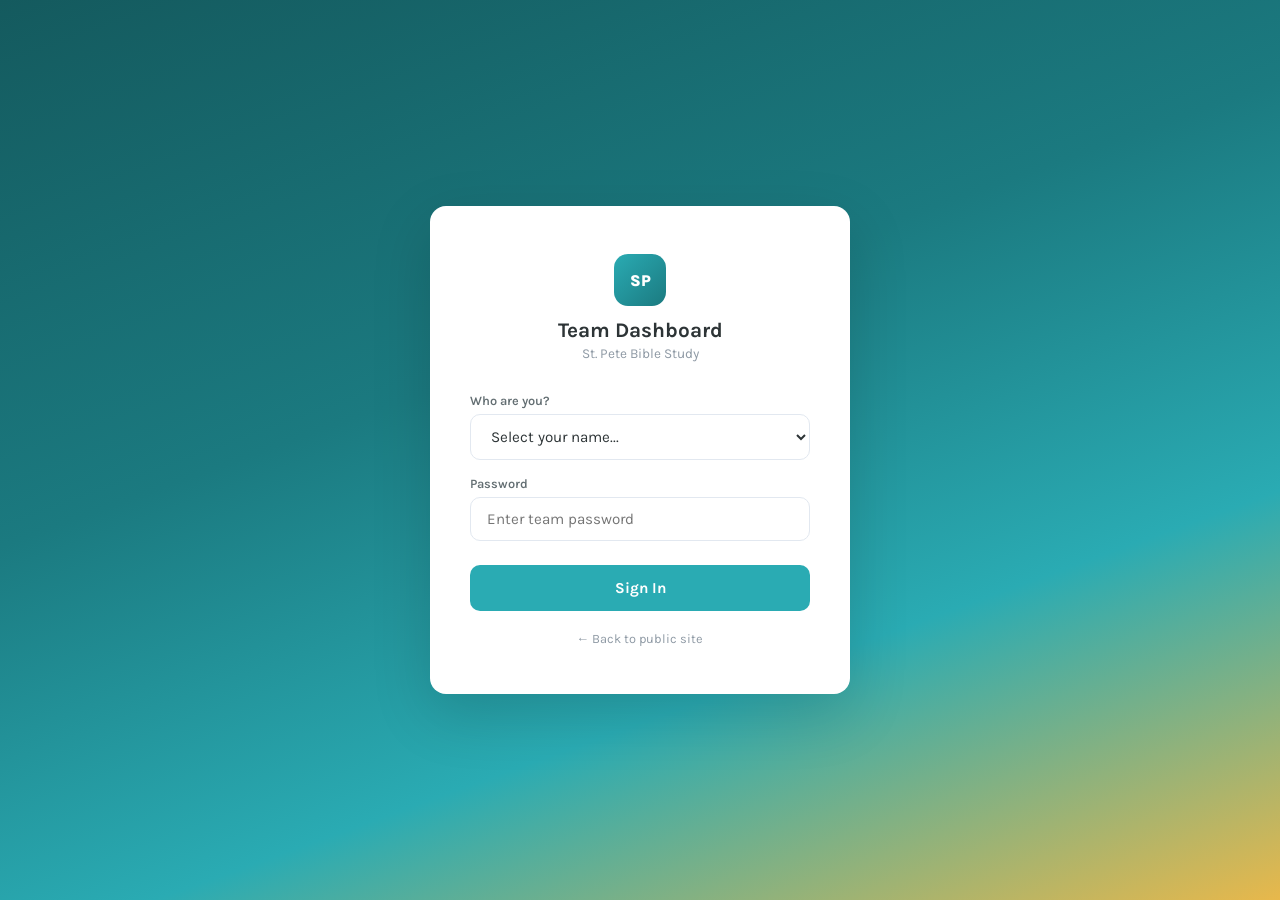
<file: login.html>
<!DOCTYPE html>
<html lang="en">
<head>
  <meta charset="UTF-8">
  <meta name="viewport" content="width=device-width, initial-scale=1.0">
  <link rel="icon" type="image/png" href="assets/spbs-icon.png">
  <title>Team Login | St. Pete Bible Study</title>
  <link rel="preconnect" href="https://fonts.googleapis.com">
  <link href="https://fonts.googleapis.com/css2?family=Rubik:wght@400;500;600;700;800&family=Karla:wght@300;400;500;600;700&display=swap" rel="stylesheet">
  <style>
    :root {
      --teal: #2AABB3;
      --teal-dark: #1B7A80;
      --teal-deep: #145A5E;
      --pink: #E88CA0;
      --gold: #E8B84B;
      --sand: #FDF6EE;
      --slate: #2D3436;
      --gray-500: #8E99A4;
      --gray-600: #636E72;
      --border: #E2E8F0;
      --white: #FFFFFF;
      --radius: 16px;
    }
    * { margin: 0; padding: 0; box-sizing: border-box; }
    body {
      font-family: 'Karla', -apple-system, sans-serif;
      min-height: 100vh;
      display: flex;
      align-items: center;
      justify-content: center;
      background: linear-gradient(160deg, var(--teal-deep) 0%, var(--teal-dark) 40%, var(--teal) 70%, var(--gold) 100%);
      -webkit-font-smoothing: antialiased;
    }
    .login-card {
      background: var(--white);
      border-radius: var(--radius);
      padding: 48px 40px;
      width: 100%;
      max-width: 420px;
      box-shadow: 0 20px 60px rgba(0,0,0,0.15);
      animation: slideUp 0.4s ease;
    }
    @keyframes slideUp {
      from { opacity: 0; transform: translateY(20px); }
      to { opacity: 1; transform: none; }
    }
    .login-logo {
      text-align: center;
      margin-bottom: 32px;
    }
    .login-logo .logo-mark {
      width: 52px;
      height: 52px;
      background: linear-gradient(135deg, var(--teal), var(--teal-dark));
      border-radius: 14px;
      display: inline-flex;
      align-items: center;
      justify-content: center;
      font-weight: 800;
      font-size: 1rem;
      color: white;
      margin-bottom: 12px;
    }
    .login-logo h1 {
      font-size: 1.3rem;
      font-weight: 700;
      color: var(--slate);
    }
    .login-logo p {
      font-size: 0.85rem;
      color: var(--gray-500);
      margin-top: 4px;
    }
    .form-group {
      margin-bottom: 16px;
    }
    .form-group label {
      display: block;
      font-size: 0.8rem;
      font-weight: 600;
      color: var(--gray-600);
      margin-bottom: 6px;
    }
    .form-group select,
    .form-group input {
      width: 100%;
      padding: 12px 16px;
      border: 1px solid var(--border);
      border-radius: 10px;
      font-family: inherit;
      font-size: 0.95rem;
      color: var(--slate);
      transition: all 0.2s ease;
      background: var(--white);
    }
    .form-group select:focus,
    .form-group input:focus {
      outline: none;
      border-color: var(--teal);
      box-shadow: 0 0 0 3px rgba(42,171,179,0.1);
    }
    .login-btn {
      width: 100%;
      padding: 14px;
      background: var(--teal);
      color: white;
      border: none;
      border-radius: 10px;
      font-family: inherit;
      font-size: 0.95rem;
      font-weight: 700;
      cursor: pointer;
      transition: all 0.2s ease;
      margin-top: 8px;
    }
    .login-btn:hover {
      background: var(--teal-dark);
      transform: translateY(-1px);
    }
    .login-error {
      display: none;
      padding: 10px 14px;
      background: #FEF2F2;
      border: 1px solid #FECACA;
      border-radius: 8px;
      color: #DC2626;
      font-size: 0.8rem;
      font-weight: 500;
      margin-bottom: 16px;
      text-align: center;
    }
    .login-error.show { display: block; }
    .back-link {
      display: block;
      text-align: center;
      margin-top: 20px;
      font-size: 0.8rem;
      color: var(--gray-500);
      text-decoration: none;
    }
    .back-link:hover { color: var(--teal); }
  </style>
</head>
<body>
  <div class="login-card">
    <div class="login-logo">
      <div class="logo-mark">SP</div>
      <h1>Team Dashboard</h1>
      <p>St. Pete Bible Study</p>
    </div>

    <div class="login-error" id="loginError">Incorrect password. Try again.</div>

    <form onsubmit="handleLogin(event)">
      <div class="form-group">
        <label>Who are you?</label>
        <select id="loginUser" required>
          <option value="">Select your name...</option>
          <option value="kody">Kody</option>
          <option value="dewayne">Dewayne</option>
          <option value="elizabeth">Elizabeth</option>
          <option value="james">James</option>
          <option value="ashley">Ashley</option>
          <option value="madison">Madison</option>
        </select>
      </div>
      <div class="form-group">
        <label>Password</label>
        <input type="password" id="loginPassword" placeholder="Enter team password" required>
      </div>
      <button type="submit" class="login-btn">Sign In</button>
    </form>

    <a href="index.html" class="back-link">&larr; Back to public site</a>
  </div>

  <script>
    const SUPABASE_URL = 'https://itgyatshpvwxqmfhxgra.supabase.co';
    const SUPABASE_KEY = 'eyJhbGciOiJIUzI1NiIsInR5cCI6IkpXVCJ9.eyJpc3MiOiJzdXBhYmFzZSIsInJlZiI6Iml0Z3lhdHNocHZ3eHFtZmh4Z3JhIiwicm9sZSI6ImFub24iLCJpYXQiOjE3NzU3NTU0MzMsImV4cCI6MjA5MTMzMTQzM30.tt3KNvdaccTVflvYSuHK2Fvq-ObAbYrFhF9LGV5RpUk';

    // Fallback passwords — only used if a user has no password_hash in the DB yet.
    // Once everyone has a hash stored, this map is effectively unused.
    const LEGACY_PASSWORDS = {
      kody:      'StPete#Owner26',
      dewayne:   'stpete2026',
      elizabeth: 'stpete2026',
      james:     'stpete2026',
      ashley:    'stpete2026',
      madison:   'stpete2026'
    };

    // Check if already logged in
    const session = JSON.parse(localStorage.getItem('stpete_session') || 'null');
    if (session && session.loggedIn) {
      window.location.href = 'dashboard.html';
    }

    // SHA-256 with per-user salt so the hash can't be replayed across users.
    async function hashPassword(userId, password) {
      const enc = new TextEncoder().encode(`${userId}:${password}`);
      const buf = await crypto.subtle.digest('SHA-256', enc);
      return Array.from(new Uint8Array(buf))
        .map(b => b.toString(16).padStart(2, '0'))
        .join('');
    }

    function showError(msg) {
      const errorEl = document.getElementById('loginError');
      errorEl.textContent = msg;
      errorEl.classList.add('show');
    }

    async function handleLogin(e) {
      e.preventDefault();
      const user = document.getElementById('loginUser').value;
      const password = document.getElementById('loginPassword').value;
      const errorEl = document.getElementById('loginError');
      errorEl.classList.remove('show');

      const btn = e.target.querySelector('.login-btn');
      btn.textContent = 'Signing in...';
      btn.disabled = true;

      try {
        // Fetch this user's row (including password_hash)
        const res = await fetch(
          `${SUPABASE_URL}/rest/v1/team_roles?user_id=eq.${encodeURIComponent(user)}&limit=1`,
          { headers: { 'apikey': SUPABASE_KEY, 'Authorization': `Bearer ${SUPABASE_KEY}` } }
        );
        const rows = await res.json();
        if (!rows || rows.length === 0) {
          showError('Unknown user.');
          btn.textContent = 'Sign In';
          btn.disabled = false;
          return;
        }
        const row = rows[0];

        // Verify the password.
        // - Preferred: compare against password_hash in DB.
        // - Fallback: if no hash stored, compare against the legacy map and backfill the hash.
        let ok = false;
        const entered = await hashPassword(user, password);
        if (row.password_hash) {
          ok = entered === row.password_hash;
        } else if (LEGACY_PASSWORDS[user] && password === LEGACY_PASSWORDS[user]) {
          ok = true;
          // Backfill the DB hash silently so future logins use it.
          try {
            await fetch(
              `${SUPABASE_URL}/rest/v1/team_roles?user_id=eq.${encodeURIComponent(user)}`,
              {
                method: 'PATCH',
                headers: {
                  'apikey': SUPABASE_KEY,
                  'Authorization': `Bearer ${SUPABASE_KEY}`,
                  'Content-Type': 'application/json'
                },
                body: JSON.stringify({ password_hash: entered, password_updated_at: new Date().toISOString() })
              }
            );
          } catch (err) { /* non-fatal */ }
        }

        if (!ok) {
          showError('Incorrect password. Try again.');
          document.getElementById('loginPassword').value = '';
          btn.textContent = 'Sign In';
          btn.disabled = false;
          return;
        }

        localStorage.setItem('stpete_session', JSON.stringify({
          loggedIn: true,
          userId: user,
          name: (row.full_name || user).split(' ')[0],
          fullName: row.full_name || user,
          dbRole: row.role || 'editor',
          loginTime: new Date().toISOString()
        }));
        window.location.href = 'dashboard.html';
      } catch (err) {
        console.error('Login failed:', err);
        showError('Connection error. Try again.');
        btn.textContent = 'Sign In';
        btn.disabled = false;
      }
    }
  </script>
</body>
</html>
</file>
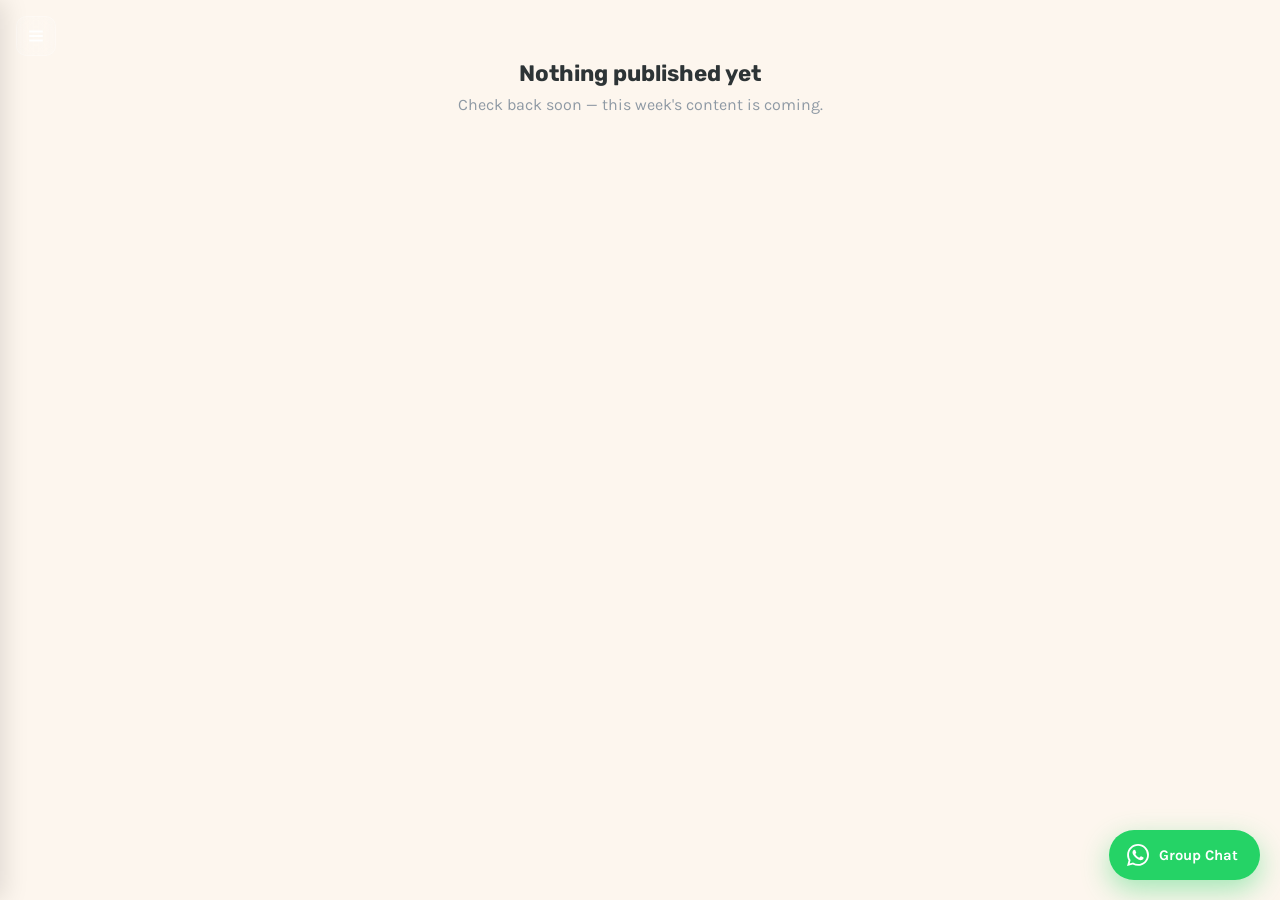
<file: weekly.html>
<!DOCTYPE html>
<html lang="en">
<head>
  <meta charset="UTF-8">
  <meta name="viewport" content="width=device-width, initial-scale=1.0">
  <link rel="icon" type="image/png" href="assets/spbs-icon.png">
  <title>This Week | St. Pete Bible Study</title>
  <link rel="preconnect" href="https://fonts.googleapis.com">
  <link href="https://fonts.googleapis.com/css2?family=Rubik:wght@400;500;600;700;800&family=Karla:wght@300;400;500;600;700&display=swap" rel="stylesheet">
  <style>
    :root {
      --teal: #2AABB3;
      --teal-dark: #1B7A80;
      --teal-deep: #145A5E;
      --gold: #E8B84B;
      --sand: #FDF6EE;
      --slate: #2D3436;
      --gray-500: #8E99A4;
      --gray-100: #F1F4F8;
      --white: #FFFFFF;
      --radius: 16px;
    }
    * { margin: 0; padding: 0; box-sizing: border-box; }
    body {
      font-family: 'Karla', -apple-system, sans-serif;
      background: var(--sand);
      color: var(--slate);
      -webkit-font-smoothing: antialiased;
    }
    h1, h2, h3 { font-family: 'Rubik', sans-serif; }

    /* ---- NAV MENU ---- */
    .nav-menu-btn {
      position: fixed;
      top: 16px;
      left: 16px;
      z-index: 100;
      width: 40px;
      height: 40px;
      border-radius: 10px;
      background: rgba(255,255,255,0.15);
      backdrop-filter: blur(8px);
      border: 1px solid rgba(255,255,255,0.25);
      cursor: pointer;
      display: flex;
      align-items: center;
      justify-content: center;
      transition: background 0.2s;
    }
    .nav-menu-btn:hover { background: rgba(255,255,255,0.25); }
    .nav-menu-btn svg { color: white; }

    .nav-drawer {
      position: fixed;
      top: 0;
      left: 0;
      width: 260px;
      height: 100%;
      background: white;
      box-shadow: 4px 0 24px rgba(0,0,0,0.12);
      z-index: 200;
      transform: translateX(-100%);
      transition: transform 0.28s cubic-bezier(0.4,0,0.2,1);
      display: flex;
      flex-direction: column;
    }
    .nav-drawer.open { transform: translateX(0); }

    .nav-drawer-overlay {
      position: fixed;
      inset: 0;
      background: rgba(0,0,0,0.35);
      z-index: 199;
      opacity: 0;
      pointer-events: none;
      transition: opacity 0.28s;
    }
    .nav-drawer-overlay.show { opacity: 1; pointer-events: all; }

    .nav-drawer-header {
      padding: 20px 20px 16px;
      border-bottom: 1px solid var(--gray-100);
      display: flex;
      align-items: center;
      justify-content: space-between;
    }
    .nav-drawer-header h2 {
      font-size: 1rem;
      font-weight: 700;
      color: var(--slate);
    }
    .nav-drawer-header p {
      font-size: 0.75rem;
      color: var(--gray-500);
      margin-top: 2px;
      font-style: normal;
    }
    .nav-drawer-close {
      background: none;
      border: none;
      cursor: pointer;
      color: var(--gray-500);
      font-size: 1.4rem;
      line-height: 1;
      padding: 4px;
    }
    .nav-drawer-links {
      flex: 1;
      padding: 12px 8px;
      display: flex;
      flex-direction: column;
      gap: 2px;
      overflow-y: auto;
    }
    .nav-drawer-link {
      display: flex;
      align-items: center;
      gap: 12px;
      padding: 12px 14px;
      border-radius: 10px;
      text-decoration: none;
      color: var(--slate);
      font-size: 0.9rem;
      font-weight: 600;
      transition: background 0.15s;
    }
    .nav-drawer-link:hover { background: var(--gray-100); }
    .nav-drawer-link svg { flex-shrink: 0; color: var(--teal-dark); }
    .nav-drawer-link.team-login {
      margin-top: auto;
      background: linear-gradient(135deg, var(--teal-deep), var(--teal-dark));
      color: white;
    }
    .nav-drawer-link.team-login svg { color: white; }
    .nav-drawer-link.team-login:hover { opacity: 0.92; background: linear-gradient(135deg, var(--teal-deep), var(--teal-dark)); }
    .nav-drawer-footer {
      padding: 16px;
      border-top: 1px solid var(--gray-100);
    }

    /* ---- HERO ---- */
    .hero {
      background: linear-gradient(160deg, var(--teal-deep) 0%, var(--teal-dark) 50%, var(--teal) 80%, var(--gold) 100%);
      color: white;
      padding: 60px 24px 80px;
      text-align: center;
      position: relative;
    }
    .hero-eyebrow {
      font-size: 0.78rem;
      font-weight: 700;
      text-transform: uppercase;
      letter-spacing: 2px;
      opacity: 0.7;
      margin-bottom: 12px;
    }
    .hero-title {
      font-size: clamp(2rem, 5vw, 3rem);
      font-weight: 800;
      line-height: 1.15;
      margin-bottom: 16px;
    }
    .hero-scripture {
      font-size: 1rem;
      opacity: 0.8;
      font-style: italic;
    }
    .hero-wave {
      position: absolute;
      bottom: -1px;
      left: 0;
      right: 0;
    }

    /* ---- CONTAINER ---- */
    .container {
      max-width: 680px;
      margin: 0 auto;
      padding: 40px 20px 60px;
    }

    /* ---- CARD ---- */
    .card {
      background: white;
      border-radius: var(--radius);
      padding: 28px 32px;
      margin-bottom: 20px;
      box-shadow: 0 2px 12px rgba(0,0,0,0.06);
    }
    .card-label {
      font-size: 0.7rem;
      font-weight: 800;
      text-transform: uppercase;
      letter-spacing: 1.5px;
      color: var(--teal-dark);
      margin-bottom: 8px;
    }
    .card h2 {
      font-size: 1.3rem;
      font-weight: 700;
      color: var(--slate);
      margin-bottom: 0;
      line-height: 1.3;
    }
    .card p {
      font-size: 1rem;
      color: var(--slate);
      line-height: 1.7;
      margin-top: 8px;
    }

    /* ---- QUESTIONS ---- */
    .questions-list {
      display: flex;
      flex-direction: column;
      gap: 14px;
    }
    .question-item {
      display: flex;
      gap: 14px;
      align-items: flex-start;
    }
    .question-num {
      flex-shrink: 0;
      width: 28px;
      height: 28px;
      border-radius: 8px;
      background: var(--teal);
      color: white;
      font-size: 0.8rem;
      font-weight: 800;
      display: flex;
      align-items: center;
      justify-content: center;
      margin-top: 2px;
    }
    .question-text {
      font-size: 0.95rem;
      line-height: 1.5;
      color: var(--slate);
      flex: 1;
    }

    /* ---- ICEBREAKER ---- */
    .icebreaker-card {
      background: linear-gradient(135deg, var(--teal-deep), var(--teal-dark));
      color: white;
    }
    .icebreaker-card .card-label { color: rgba(255,255,255,0.6); }
    .icebreaker-card p { color: rgba(255,255,255,0.9); font-size: 1.05rem; font-style: italic; margin: 0; }
    .icebreaker-q { color: rgba(255,255,255,0.9); font-size: 1.05rem; font-style: italic; padding: 10px 0; border-bottom: 1px solid rgba(255,255,255,0.15); }
    .icebreaker-q:first-child { padding-top: 0; }
    .icebreaker-q:last-child { padding-bottom: 0; border-bottom: none; }
    .icebreaker-q-num { font-size: 0.68rem; font-weight: 800; letter-spacing: 1.5px; text-transform: uppercase; color: rgba(255,255,255,0.5); margin-bottom: 4px; }

    /* ---- SCHEDULE ---- */
    .schedule {
      display: flex;
      flex-direction: column;
      gap: 0;
    }
    .schedule-row {
      display: flex;
      gap: 16px;
      padding: 14px 0;
      border-bottom: 1px solid var(--gray-100);
    }
    .schedule-row:last-child { border-bottom: none; }
    .schedule-time {
      font-size: 0.8rem;
      font-weight: 700;
      color: var(--teal-dark);
      min-width: 72px;
      padding-top: 2px;
    }
    .schedule-label {
      font-size: 0.9rem;
      font-weight: 600;
      color: var(--slate);
    }
    .schedule-desc {
      font-size: 0.8rem;
      color: var(--gray-500);
      margin-top: 2px;
    }

    /* ---- CTA ---- */
    .cta-card {
      background: linear-gradient(135deg, var(--gold), #d4a030);
      border-radius: var(--radius);
      padding: 32px;
      text-align: center;
      margin-bottom: 20px;
    }
    .cta-card .card-label { color: rgba(0,0,0,0.45); margin-bottom: 10px; }
    .cta-card h2 { font-size: 1.4rem; color: var(--slate); }
    .cta-card p { font-size: 0.95rem; color: rgba(45,52,54,0.8); margin-top: 6px; }

    /* ---- FOOTER ---- */
    footer {
      text-align: center;
      padding: 24px;
      font-size: 0.78rem;
      color: var(--gray-500);
    }

    /* ---- LOADING / EMPTY ---- */
    .loading { text-align: center; padding: 60px 24px; color: var(--gray-500); }
    .empty { text-align: center; padding: 60px 24px; }
    .empty h2 { font-size: 1.4rem; color: var(--slate); margin-bottom: 8px; }
    .empty p { color: var(--gray-500); }

    /* ---- WHATSAPP CARD (inline) ---- */
    .whatsapp-card {
      background: linear-gradient(135deg, #25D366, #128C7E);
      border-radius: var(--radius);
      padding: 24px 22px;
      margin-bottom: 20px;
      color: white;
      display: flex;
      align-items: center;
      gap: 16px;
      text-decoration: none;
      box-shadow: 0 8px 24px rgba(37, 211, 102, 0.25);
      transition: transform 0.2s, box-shadow 0.2s;
    }
    .whatsapp-card:hover {
      transform: translateY(-2px);
      box-shadow: 0 12px 32px rgba(37, 211, 102, 0.32);
    }
    .whatsapp-card-icon {
      flex-shrink: 0;
      width: 52px;
      height: 52px;
      background: rgba(255,255,255,0.18);
      border-radius: 14px;
      display: flex;
      align-items: center;
      justify-content: center;
    }
    .whatsapp-card-text h3 {
      font-size: 1.08rem;
      font-weight: 700;
      color: white;
      margin-bottom: 2px;
    }
    .whatsapp-card-text p {
      font-size: 0.82rem;
      color: rgba(255,255,255,0.9);
      line-height: 1.4;
    }

    /* ---- GAME PLAN UPCOMING ---- */
    .gameplan-section { margin-bottom: 20px; }
    .gameplan-section .card-label {
      margin-bottom: 14px;
      padding-left: 4px;
    }
    .upcoming-week {
      background: white;
      border-radius: var(--radius);
      padding: 22px 24px;
      margin-bottom: 12px;
      box-shadow: 0 2px 12px rgba(0,0,0,0.06);
      border-left: 4px solid var(--teal);
      position: relative;
      overflow: hidden;
    }
    .upcoming-week.type-growth { border-left-color: #8B5CF6; }
    .upcoming-week.type-outreach { border-left-color: var(--gold); }
    .upcoming-week.type-serve { border-left-color: #10B981; }
    .upcoming-week.type-worship { border-left-color: var(--teal-dark); }
    .upcoming-week.type-fun { border-left-color: #E88CA0; }
    .upcoming-week-header {
      display: flex;
      justify-content: space-between;
      align-items: flex-start;
      gap: 14px;
      margin-bottom: 4px;
    }
    .upcoming-week-date {
      font-size: 0.75rem;
      font-weight: 800;
      color: var(--teal-dark);
      text-transform: uppercase;
      letter-spacing: 1px;
    }
    .upcoming-week-type {
      display: inline-block;
      font-size: 0.65rem;
      font-weight: 800;
      padding: 4px 10px;
      border-radius: 999px;
      background: rgba(42, 171, 179, 0.12);
      color: var(--teal-dark);
      text-transform: uppercase;
      letter-spacing: 0.5px;
      flex-shrink: 0;
    }
    .upcoming-week.type-growth .upcoming-week-type { background: rgba(139, 92, 246, 0.14); color: #6D28D9; }
    .upcoming-week.type-outreach .upcoming-week-type { background: rgba(232, 184, 75, 0.22); color: #92400E; }
    .upcoming-week.type-serve .upcoming-week-type { background: rgba(16, 185, 129, 0.14); color: #047857; }
    .upcoming-week.type-fun .upcoming-week-type { background: rgba(232, 140, 160, 0.2); color: #9F1239; }
    .upcoming-week-title {
      font-family: 'Rubik', sans-serif;
      font-size: 1.1rem;
      font-weight: 700;
      color: var(--slate);
      line-height: 1.3;
      margin-top: 4px;
    }
    .upcoming-week-desc {
      font-size: 0.9rem;
      color: var(--gray-500);
      line-height: 1.5;
      margin-top: 6px;
    }

    /* ---- POLL NOTIFICATION BANNER ---- */
    .poll-banner {
      display: none;
      position: fixed;
      top: 16px;
      right: 16px;
      z-index: 140;
      background: white;
      border: 2px solid var(--gold);
      border-radius: 14px;
      padding: 12px 16px 12px 14px;
      box-shadow: 0 14px 40px rgba(20, 90, 94, 0.2);
      max-width: 280px;
      animation: pollPop 0.5s cubic-bezier(0.34, 1.56, 0.64, 1) 0.8s backwards;
      cursor: pointer;
      text-decoration: none;
    }
    .poll-banner.show { display: flex; align-items: center; gap: 10px; }
    .poll-banner-icon {
      width: 36px;
      height: 36px;
      background: var(--gold);
      border-radius: 10px;
      flex-shrink: 0;
      display: flex;
      align-items: center;
      justify-content: center;
      font-size: 1.2rem;
    }
    .poll-banner-text { flex: 1; min-width: 0; }
    .poll-banner-label {
      font-size: 0.65rem;
      font-weight: 800;
      text-transform: uppercase;
      letter-spacing: 0.8px;
      color: #92400E;
    }
    .poll-banner-title {
      font-size: 0.85rem;
      font-weight: 700;
      color: var(--slate);
      line-height: 1.25;
      margin-top: 2px;
      overflow: hidden;
      text-overflow: ellipsis;
      display: -webkit-box;
      -webkit-line-clamp: 2;
      -webkit-box-orient: vertical;
    }
    @keyframes pollPop {
      from { transform: translateX(40px) scale(0.8); opacity: 0; }
      to { transform: translateX(0) scale(1); opacity: 1; }
    }
    @media (max-width: 480px) {
      .poll-banner { top: 70px; right: 10px; left: 10px; max-width: none; }
    }

    /* ---- PUBLIC POLL CARD ---- */
    .public-poll-card {
      background: white;
      border-radius: var(--radius);
      padding: 24px 22px;
      margin-bottom: 14px;
      box-shadow: 0 2px 12px rgba(0,0,0,0.06);
      border-top: 4px solid var(--gold);
    }
    .public-poll-q {
      font-family: 'Rubik', sans-serif;
      font-size: 1.15rem;
      font-weight: 700;
      color: var(--slate);
      margin-bottom: 4px;
      line-height: 1.3;
    }
    .public-poll-desc {
      font-size: 0.85rem;
      color: var(--gray-500);
      margin-bottom: 16px;
      line-height: 1.5;
    }
    .public-poll-options { display: grid; gap: 10px; }
    .public-poll-option {
      display: flex;
      align-items: center;
      gap: 12px;
      padding: 14px 16px;
      border: 2px solid var(--gray-100);
      border-radius: 12px;
      background: white;
      color: var(--slate);
      font-size: 0.95rem;
      font-weight: 600;
      font-family: inherit;
      text-align: left;
      cursor: pointer;
      transition: border-color 0.15s, background 0.15s;
      position: relative;
      overflow: hidden;
      width: 100%;
    }
    .public-poll-option:hover:not(:disabled) {
      border-color: var(--teal);
      background: rgba(42, 171, 179, 0.04);
    }
    .public-poll-option:disabled { cursor: default; }
    .public-poll-option.selected {
      border-color: var(--teal);
      background: rgba(42, 171, 179, 0.1);
    }
    .public-poll-option-bar {
      position: absolute;
      top: 0;
      left: 0;
      bottom: 0;
      background: linear-gradient(90deg, rgba(42,171,179,0.15), rgba(42,171,179,0.04));
      transition: width 0.5s cubic-bezier(0.4, 0, 0.2, 1);
      z-index: 0;
    }
    .public-poll-option > * { position: relative; z-index: 1; }
    .public-poll-option-label { flex: 1; }
    .public-poll-option-pct {
      font-size: 0.8rem;
      font-weight: 700;
      color: var(--teal-dark);
      white-space: nowrap;
    }
    .public-poll-total {
      margin-top: 14px;
      font-size: 0.78rem;
      color: var(--gray-500);
      text-align: right;
      font-weight: 600;
    }
    .public-poll-thanks {
      margin-top: 12px;
      text-align: center;
      color: var(--teal-dark);
      font-weight: 700;
      font-size: 0.88rem;
    }

    /* ---- WHATSAPP STICKY BUTTON ---- */
    .whatsapp-sticky {
      position: fixed;
      bottom: 20px;
      right: 20px;
      z-index: 150;
      background: #25D366;
      color: white;
      border-radius: 999px;
      padding: 14px 22px 14px 18px;
      display: inline-flex;
      align-items: center;
      gap: 10px;
      text-decoration: none;
      font-weight: 700;
      font-size: 0.92rem;
      box-shadow: 0 10px 28px rgba(37, 211, 102, 0.42);
      transition: transform 0.2s, box-shadow 0.2s;
      animation: wa-pop 0.6s cubic-bezier(0.34, 1.56, 0.64, 1) 0.4s backwards;
    }
    .whatsapp-sticky:hover {
      transform: translateY(-2px) scale(1.03);
      box-shadow: 0 14px 34px rgba(37, 211, 102, 0.5);
    }
    .whatsapp-sticky svg { flex-shrink: 0; }
    @keyframes wa-pop {
      from { transform: translateY(20px) scale(0.85); opacity: 0; }
      to { transform: translateY(0) scale(1); opacity: 1; }
    }
    @media (max-width: 480px) {
      .whatsapp-sticky {
        bottom: 14px;
        right: 14px;
        padding: 12px 18px 12px 14px;
        font-size: 0.85rem;
      }
      .whatsapp-sticky svg { width: 20px; height: 20px; }
    }

    /* ---- PAGE-LEVEL TAB BAR ---- */
    .page-tab-bar {
      display: none; /* shown via JS when notes exist */
      position: sticky;
      top: 0;
      z-index: 90;
      background: white;
      border-bottom: 1px solid var(--gray-100);
      box-shadow: 0 2px 10px rgba(0,0,0,0.07);
    }
    .page-tab-bar-inner {
      max-width: 680px;
      margin: 0 auto;
      display: flex;
    }
    .page-tab-btn {
      flex: 1;
      padding: 15px 12px 13px;
      background: none;
      border: none;
      border-bottom: 3px solid transparent;
      font-family: 'Karla', sans-serif;
      font-size: 0.8rem;
      font-weight: 800;
      text-transform: uppercase;
      letter-spacing: 1.5px;
      color: var(--gray-500);
      cursor: pointer;
      transition: color 0.15s, border-color 0.15s;
      margin-bottom: -1px;
    }
    .page-tab-btn.active {
      color: var(--teal-dark);
      border-bottom-color: var(--teal);
    }
    .page-tab-btn:hover:not(.active) { color: var(--slate); }

    /* notes-only view */
    /* Main Point — large, bold, teal */
    .notes-main-point {
      display: flex;
      align-items: flex-start;
      gap: 10px;
      padding: 14px 0 6px;
      font-family: 'Rubik', sans-serif;
      font-size: 1.15rem;
      font-weight: 800;
      color: var(--teal-deep, #1a6b72);
      line-height: 1.3;
    }
    .notes-main-point::before {
      content: '';
      display: block;
      flex-shrink: 0;
      width: 10px;
      height: 10px;
      border-radius: 50%;
      background: var(--teal);
      margin-top: 5px;
    }
    /* Scripture — full red */
    .notes-scripture {
      margin: 12px 0;
      padding: 14px 16px;
      background: rgba(192, 57, 43, 0.05);
      border-left: 3px solid #c0392b;
      border-radius: 0 10px 10px 0;
      font-size: 0.97rem;
      font-style: italic;
      color: #c0392b;
      line-height: 1.65;
    }
    /* Body Text — normal */
    .notes-body {
      padding: 6px 0;
      font-size: 0.97rem;
      color: var(--slate);
      line-height: 1.65;
    }
    /* Legacy fallback styles kept for old plain-text notes */
    .notes-heading {
      display: flex;
      align-items: flex-start;
      gap: 10px;
      padding: 10px 0 4px;
      font-family: 'Rubik', sans-serif;
      font-size: 0.98rem;
      font-weight: 700;
      color: var(--teal-deep);
      line-height: 1.3;
    }
    .notes-heading::before {
      content: '';
      display: block;
      flex-shrink: 0;
      width: 8px;
      height: 8px;
      border-radius: 50%;
      background: var(--teal);
      margin-top: 5px;
    }
    .notes-quote {
      margin: 10px 0;
      padding: 12px 16px;
      background: rgba(42, 171, 179, 0.06);
      border-left: 3px solid var(--teal);
      border-radius: 0 10px 10px 0;
      font-size: 1.02rem;
      font-style: italic;
      color: var(--slate);
      line-height: 1.65;
    }
    .notes-scripture-ref {
      font-size: 0.68rem;
      font-weight: 800;
      text-transform: uppercase;
      letter-spacing: 1.2px;
      color: #92400E;
      margin-bottom: 5px;
    }
    .notes-scripture-text {
      font-size: 0.95rem;
      font-style: italic;
      color: var(--slate);
      line-height: 1.6;
    }

    /* ---- PRINT BUTTON (screen) ---- */
    .print-btn-wrap {
      display: flex;
      justify-content: center;
      padding: 8px 0 4px;
    }
    .print-btn {
      display: inline-flex;
      align-items: center;
      gap: 8px;
      padding: 10px 18px;
      background: white;
      color: var(--teal-dark);
      border: 2px solid var(--teal);
      border-radius: 10px;
      font-family: inherit;
      font-weight: 700;
      font-size: 0.88rem;
      cursor: pointer;
      box-shadow: 0 4px 14px rgba(42,171,179,0.12);
      transition: transform 0.15s, background 0.15s, color 0.15s;
    }
    .print-btn:hover {
      background: var(--teal);
      color: white;
      transform: translateY(-1px);
    }
    .print-btn svg { flex-shrink: 0; }

    /* ---- SELF CHECK-IN ---- */
    .checkin-card {
      background: linear-gradient(135deg, var(--teal-deep), var(--teal-dark));
      border-radius: var(--radius);
      padding: 28px 28px 24px;
      margin-bottom: 20px;
      color: white;
    }
    .checkin-card .card-label { color: rgba(255,255,255,0.6); margin-bottom: 6px; }
    .checkin-card h2 { font-size: 1.2rem; color: white; margin-bottom: 4px; }
    .checkin-card p { font-size: 0.88rem; color: rgba(255,255,255,0.75); margin-bottom: 16px; }
    .checkin-btn {
      display: inline-flex;
      align-items: center;
      gap: 8px;
      padding: 13px 22px;
      background: white;
      color: var(--teal-deep);
      border: none;
      border-radius: 10px;
      font-family: inherit;
      font-size: 0.95rem;
      font-weight: 800;
      cursor: pointer;
      transition: transform 0.15s, box-shadow 0.15s;
      box-shadow: 0 4px 14px rgba(0,0,0,0.2);
    }
    .checkin-btn:hover { transform: translateY(-1px); box-shadow: 0 6px 20px rgba(0,0,0,0.25); }
    .checkin-success {
      display: flex;
      align-items: center;
      gap: 12px;
      padding: 14px 18px;
      background: rgba(255,255,255,0.15);
      border-radius: 12px;
      font-weight: 700;
      font-size: 1rem;
      color: white;
    }

    /* Check-in modal */
    .checkin-modal-overlay {
      position: fixed;
      inset: 0;
      background: rgba(0,0,0,0.5);
      z-index: 300;
      display: none;
      align-items: flex-end;
      justify-content: center;
      padding: 16px;
    }
    .checkin-modal-overlay.show { display: flex; }
    @media (min-width: 500px) {
      .checkin-modal-overlay { align-items: center; }
    }
    .checkin-modal {
      background: white;
      border-radius: 20px 20px 16px 16px;
      width: 100%;
      max-width: 420px;
      max-height: 85vh;
      overflow-y: auto;
      padding: 28px 24px 32px;
      box-shadow: 0 20px 60px rgba(0,0,0,0.25);
    }
    @media (min-width: 500px) {
      .checkin-modal { border-radius: 20px; }
    }
    .checkin-modal-title {
      font-family: 'Rubik', sans-serif;
      font-size: 1.3rem;
      font-weight: 800;
      color: var(--slate);
      margin-bottom: 4px;
    }
    .checkin-modal-sub {
      font-size: 0.88rem;
      color: var(--gray-500);
      margin-bottom: 20px;
    }
    .checkin-search {
      width: 100%;
      padding: 13px 16px;
      border: 2px solid var(--gray-100);
      border-radius: 12px;
      font-family: inherit;
      font-size: 1rem;
      outline: none;
      transition: border-color 0.15s;
      box-sizing: border-box;
    }
    .checkin-search:focus { border-color: var(--teal); }
    .checkin-results { margin-top: 12px; display: flex; flex-direction: column; gap: 8px; }
    .checkin-result-btn {
      display: flex;
      align-items: center;
      gap: 12px;
      padding: 13px 16px;
      border: 2px solid var(--gray-100);
      border-radius: 12px;
      background: white;
      text-align: left;
      cursor: pointer;
      font-family: inherit;
      transition: border-color 0.15s, background 0.15s;
      width: 100%;
    }
    .checkin-result-btn:hover { border-color: var(--teal); background: rgba(42,171,179,0.06); }
    .checkin-result-avatar {
      width: 38px;
      height: 38px;
      border-radius: 50%;
      background: var(--teal);
      color: white;
      font-size: 0.85rem;
      font-weight: 800;
      display: flex;
      align-items: center;
      justify-content: center;
      flex-shrink: 0;
    }
    .checkin-result-name { font-size: 0.95rem; font-weight: 700; color: var(--slate); }
    .checkin-result-sub { font-size: 0.75rem; color: var(--gray-500); }
    .checkin-new-btn {
      margin-top: 14px;
      width: 100%;
      padding: 13px;
      border: 2px dashed var(--gray-100);
      border-radius: 12px;
      background: none;
      font-family: inherit;
      font-size: 0.9rem;
      color: var(--gray-500);
      cursor: pointer;
      transition: border-color 0.15s, color 0.15s;
    }
    .checkin-new-btn:hover { border-color: var(--teal); color: var(--teal-dark); }
    .checkin-modal-close {
      float: right;
      background: none;
      border: none;
      font-size: 1.5rem;
      color: var(--gray-500);
      cursor: pointer;
      line-height: 1;
      padding: 0 0 8px 8px;
    }

    /* ---- PRINT STYLES ---- */
    /* Print-only header — hidden on screen */
    .print-handout-header  { display: none; }
    .print-notes-header    { display: none; }
    .print-footer          { display: none; }

    @media print {
      @page { size: letter; margin: 0; }

      html, body {
        margin: 0 !important; padding: 0 !important;
        background: white !important;
        font-family: 'Karla', Georgia, serif;
        font-size: 10pt; color: #111 !important;
        -webkit-print-color-adjust: exact !important;
        print-color-adjust: exact !important;
      }

      /* ===== HIDE SCREEN-ONLY ELEMENTS ===== */
      .hero, .hero-wave, .nav-menu-btn, .nav-drawer, .nav-drawer-overlay,
      .whatsapp-sticky, .whatsapp-card, .poll-banner,
      #publicPollsSection, #gameplanSection,
      .print-btn-wrap, #loading, #empty,
      #takeawayCard, #scheduleCard, #ctaCard,
      .checkin-card, #checkinModal, #pageTabBar,
      footer, .card[style*="text-align:center"] { display: none !important; }

      #content { display: block !important; }

      /* ===== PAGE 1 TEAL HEADER ===== */
      .print-handout-header {
        display: block !important;
        background: #145A5E !important;
        -webkit-print-color-adjust: exact !important;
        print-color-adjust: exact !important;
        padding: 0.22in 0.5in 0.16in !important;
        position: relative; overflow: hidden;
      }
      .print-handout-header::before {
        content: ''; position: absolute; top: -50pt; right: -50pt;
        width: 150pt; height: 150pt; border-radius: 50%;
        background: rgba(42,171,179,0.2); pointer-events: none;
      }
      .print-handout-header::after {
        content: ''; position: absolute; bottom: -30pt; right: 70pt;
        width: 90pt; height: 90pt; border-radius: 50%;
        background: rgba(42,171,179,0.12); pointer-events: none;
      }
      .print-handout-top {
        display: flex !important; align-items: center;
        gap: 10pt; margin-bottom: 9pt;
      }
      .print-handout-logo {
        width: 34pt !important; height: 34pt !important;
        border-radius: 8pt; background: white; padding: 3pt;
        flex-shrink: 0; display: block !important;
      }
      .print-handout-org { flex: 1; }
      .print-handout-name {
        font-family: 'Rubik', Georgia, serif; font-size: 10.5pt;
        font-weight: 800; color: white !important;
      }
      .print-handout-sub {
        font-size: 6.5pt; color: rgba(255,255,255,0.6) !important;
        margin-top: 1pt; font-weight: 600;
      }
      .print-handout-date {
        font-size: 7.5pt; font-weight: 700;
        color: rgba(255,255,255,0.65) !important;
        text-align: right; white-space: nowrap; flex-shrink: 0;
      }
      .print-handout-topic {
        font-family: 'Rubik', Georgia, serif; font-size: 21pt;
        font-weight: 800; color: white !important;
        line-height: 1.1; margin-bottom: 3pt;
      }
      .print-handout-scripture {
        font-size: 8.5pt; color: rgba(255,255,255,0.68) !important;
        font-style: italic;
      }
      .print-handout-header + .container::before {
        content: ''; display: block; height: 3.5pt;
        background: #D4607A !important;
        -webkit-print-color-adjust: exact !important;
        print-color-adjust: exact !important;
        margin: 0 -0.5in;
      }

      /* ===== CONTAINER ===== */
      .container {
        max-width: 100% !important;
        padding: 0.14in 0.5in 0.14in !important;
        margin: 0 !important;
      }

      /* ===== ICEBREAKER — no box, just clean text ===== */
      #icebreakerCard {
        display: block !important;
        background: transparent !important;
        border: none !important; border-radius: 0 !important;
        box-shadow: none !important; padding: 0 !important;
        margin-bottom: 10pt !important;
      }
      #icebreakerCard .card-label {
        color: #1B7A80 !important; font-size: 6.5pt !important;
        font-weight: 800; letter-spacing: 1.5pt; text-transform: uppercase;
        margin-bottom: 6pt !important; padding-bottom: 4pt;
        border-bottom: 1.5pt solid #145A5E !important;
        display: block !important;
      }
      .icebreaker-q {
        display: block !important;
        font-size: 9.5pt !important; color: #2a2a2a !important;
        font-style: italic; line-height: 1.4;
        padding: 3pt 0 3pt 10pt !important; margin: 0 0 4pt 0 !important;
        border: none !important; border-left: 2pt solid #2AABB3 !important;
        background: transparent !important;
        -webkit-print-color-adjust: exact !important;
        print-color-adjust: exact !important;
      }
      .icebreaker-q:last-child { margin-bottom: 0 !important; }
      .icebreaker-q-num { display: none !important; }
      #icebreakerCard p {
        font-size: 9.5pt !important; font-style: italic;
        color: #2a2a2a !important; line-height: 1.4;
        margin: 0 !important; padding: 0 !important;
      }

      /* ===== DISCUSSION QUESTIONS ===== */
      #questionsCard {
        display: block !important;
        border: none !important; border-radius: 0 !important;
        box-shadow: none !important; padding: 0 !important;
        margin: 0 !important; background: transparent !important;
      }
      #questionsCard .card-label {
        color: #1B7A80 !important; font-size: 6.5pt !important;
        font-weight: 800; letter-spacing: 1.5pt; text-transform: uppercase;
        margin-bottom: 5pt !important; padding-bottom: 4pt;
        border-bottom: 1.5pt solid #145A5E !important;
        display: block !important;
      }
      .questions-list {
        display: block !important;
        gap: 0 !important; margin: 0 !important; padding: 0 !important;
      }
      .question-item {
        display: block !important;
        position: relative !important;
        padding: 5pt 0 5pt 24pt !important;
        margin: 0 !important; gap: 0 !important;
        border-bottom: 0.5pt solid #dde8ea !important;
        page-break-inside: avoid;
        min-height: 0 !important; height: auto !important;
        overflow: visible !important;
      }
      .question-item:last-child { border-bottom: none !important; }
      .question-num {
        position: absolute !important;
        left: 0 !important; top: 4pt !important;
        width: 18pt !important; height: 18pt !important;
        min-width: 0 !important; min-height: 0 !important;
        border-radius: 50% !important;
        background: #145A5E !important;
        -webkit-print-color-adjust: exact !important;
        print-color-adjust: exact !important;
        color: white !important;
        font-size: 7.5pt !important; font-weight: 800;
        display: flex !important; align-items: center;
        justify-content: center;
      }
      .question-text {
        display: block !important;
        font-size: 9.5pt !important; color: #111 !important;
        line-height: 1.4 !important;
        margin: 0 !important; padding: 0 !important; flex: none !important;
      }

      /* ===== PAGE BREAK BEFORE NOTES ===== */
      #questionsCard.has-notes-page { page-break-after: always; break-after: page; }

      /* ===== PAGE 2: NOTES HEADER — always show in print ===== */
      .print-notes-header {
        display: block !important;
        background: #145A5E !important;
        -webkit-print-color-adjust: exact !important;
        print-color-adjust: exact !important;
        padding: 0.16in 0.5in 0.14in !important;
        position: relative; overflow: hidden;
      }
      .print-notes-header::before {
        content: ''; position: absolute;
        top: -35pt; right: -35pt; width: 100pt; height: 100pt;
        border-radius: 50%; background: rgba(42,171,179,0.18); pointer-events: none;
      }
      .print-notes-header-top {
        display: flex !important; align-items: center;
        justify-content: space-between; margin-bottom: 6pt;
      }
      .print-notes-header-brand {
        display: flex !important; align-items: center; gap: 6pt;
        font-family: 'Rubik', Georgia, serif; font-size: 8.5pt;
        font-weight: 800; color: rgba(255,255,255,0.85) !important;
      }
      .print-notes-header-logo {
        width: 20pt !important; height: 20pt !important;
        border-radius: 4pt; background: white; padding: 2pt;
        flex-shrink: 0; display: block !important;
      }
      .print-notes-header-date {
        font-size: 7pt; color: rgba(255,255,255,0.55) !important; font-weight: 600;
      }
      .print-notes-header-label {
        font-size: 6pt; font-weight: 800; letter-spacing: 2pt;
        text-transform: uppercase; color: #2AABB3 !important;
        -webkit-print-color-adjust: exact !important;
        print-color-adjust: exact !important;
        margin-bottom: 2pt;
      }
      .print-notes-header-topic {
        font-family: 'Rubik', Georgia, serif; font-size: 15pt;
        font-weight: 800; color: white !important; line-height: 1.1; margin-bottom: 2pt;
      }
      .print-notes-header-takeaway {
        font-size: 8.5pt; font-style: italic;
        color: rgba(255,255,255,0.65) !important; line-height: 1.3;
      }
      .print-notes-header + #messageNotesCard::before {
        content: ''; display: block; height: 3.5pt;
        background: #D4607A !important;
        -webkit-print-color-adjust: exact !important;
        print-color-adjust: exact !important;
        margin: 0 -0.5in;
      }

      /* ===== MESSAGE NOTES ===== */
      #messageNotesCard {
        display: block !important;
        border: none !important; border-radius: 0 !important;
        box-shadow: none !important; padding: 0.18in 0.5in 0 !important;
        margin: 0 !important; background: transparent !important;
      }
      .notes-main-point {
        font-family: 'Rubik', Georgia, serif !important;
        font-size: 12.5pt !important; font-weight: 800 !important;
        color: #145A5E !important; line-height: 1.2;
        margin: 11pt 0 3pt !important; padding-bottom: 4pt !important;
        border-bottom: 1pt solid #c8dfe2 !important;
        display: block !important;
      }
      .notes-main-point:first-child { margin-top: 0 !important; }
      .notes-main-point::before { display: none !important; }
      .notes-scripture {
        display: block !important;
        margin: 4pt 0 !important; padding: 7pt 11pt !important;
        background: rgba(192,57,43,0.04) !important;
        -webkit-print-color-adjust: exact !important;
        print-color-adjust: exact !important;
        border-left: 2.5pt solid #c0392b !important;
        border-radius: 0 4pt 4pt 0 !important;
        font-size: 9pt !important; font-style: italic;
        color: #b03020 !important; line-height: 1.5;
        page-break-inside: avoid;
      }
      .notes-body {
        display: block !important;
        font-size: 9.5pt !important; color: #222 !important;
        line-height: 1.48; margin: 3pt 0 0 !important; padding: 0 !important;
      }

      /* ===== FOOTER ===== */
      .print-footer {
        display: block !important;
        margin-top: 12pt; padding-top: 5pt;
        border-top: 0.7pt solid #c8d8da;
        font-size: 6.5pt; color: #bbb;
        text-align: center; letter-spacing: 0.3pt;
      }
    }
  </style>
</head>
<body>

  <!-- Nav Menu Button -->
  <button class="nav-menu-btn" onclick="openNav()" aria-label="Menu">
    <svg width="18" height="18" viewBox="0 0 24 24" fill="none" stroke="currentColor" stroke-width="2.5">
      <line x1="3" y1="6" x2="21" y2="6"/><line x1="3" y1="12" x2="21" y2="12"/><line x1="3" y1="18" x2="21" y2="18"/>
    </svg>
  </button>

  <!-- Nav Drawer Overlay -->
  <div class="nav-drawer-overlay" id="navOverlay" onclick="closeNav()"></div>

  <!-- Nav Drawer -->
  <div class="nav-drawer" id="navDrawer">
    <div class="nav-drawer-header">
      <div>
        <h2>St. Pete Bible Study</h2>
        <p>Grace Family Church Campus Launch</p>
      </div>
      <button class="nav-drawer-close" onclick="closeNav()">&times;</button>
    </div>
    <div class="nav-drawer-links">
      <a href="weekly.html" class="nav-drawer-link">
        <svg width="18" height="18" viewBox="0 0 24 24" fill="none" stroke="currentColor" stroke-width="2"><polygon points="12 2 15.09 8.26 22 9.27 17 14.14 18.18 21.02 12 17.77 5.82 21.02 7 14.14 2 9.27 8.91 8.26 12 2"/></svg>
        This Week
      </a>
      <a href="index.html" class="nav-drawer-link">
        <svg width="18" height="18" viewBox="0 0 24 24" fill="none" stroke="currentColor" stroke-width="2"><path d="M3 9l9-7 9 7v11a2 2 0 0 1-2 2H5a2 2 0 0 1-2-2z"/><polyline points="9 22 9 12 15 12 15 22"/></svg>
        Home
      </a>
      <a href="login.html" class="nav-drawer-link team-login" style="margin-top:24px;">
        <svg width="18" height="18" viewBox="0 0 24 24" fill="none" stroke="currentColor" stroke-width="2"><rect x="3" y="11" width="18" height="11" rx="2" ry="2"/><path d="M7 11V7a5 5 0 0 1 10 0v4"/></svg>
        Team Login
      </a>
    </div>
  </div>

  <div id="loading" class="loading">
    <p>Loading this week...</p>
  </div>

  <div id="content" style="display:none;">
    <!-- Hero -->
    <div class="hero">
      <div class="hero-eyebrow">St. Pete Bible Study · This Thursday</div>
      <h1 class="hero-title" id="heroTitle">Loading...</h1>
      <p class="hero-scripture" id="heroScripture"></p>
      <svg class="hero-wave" viewBox="0 0 1440 40" fill="none" xmlns="http://www.w3.org/2000/svg">
        <path d="M0 40L1440 40L1440 10C1200 40 960 0 720 20C480 40 240 5 0 20L0 40Z" fill="#FDF6EE"/>
      </svg>
    </div>

    <!-- Page-level tab bar (shown when notes exist) -->
    <div class="page-tab-bar" id="pageTabBar">
      <div class="page-tab-bar-inner">
        <button class="page-tab-btn active" id="pageTabBtnThis" onclick="switchPageTab('this')">This Week</button>
        <button class="page-tab-btn" id="pageTabBtnNotes" onclick="switchPageTab('notes')">Message Notes</button>
      </div>
    </div>

    <!-- PRINT-ONLY designed handout header (hidden on screen) -->
    <div class="print-handout-header" id="printHeader">
      <div class="print-handout-top">
        <img class="print-handout-logo" src="assets/spbs-icon.png" alt="SPBS">
        <div class="print-handout-org">
          <div class="print-handout-name">St. Pete Bible Study</div>
          <div class="print-handout-sub">Grace Family Church Campus Launch · Thursdays 6:30pm</div>
        </div>
        <div class="print-handout-date" id="printDate"></div>
      </div>
      <div class="print-handout-topic" id="printTopic"></div>
      <div class="print-handout-scripture" id="printScripture"></div>
    </div>

    <!-- Main content -->
    <div class="container">

      <!-- Takeaway -->
      <div class="card" id="takeawayCard" style="display:none;">
        <div class="card-label">Key Takeaway</div>
        <h2 id="takeawayText"></h2>
      </div>

      <!-- Icebreaker -->
      <div class="card icebreaker-card" id="icebreakerCard" style="display:none;">
        <div class="card-label">Icebreaker</div>
        <div id="icebreakerText"></div>
      </div>

      <!-- Discussion Questions -->
      <div class="card" id="questionsCard" style="display:none;">
        <div class="card-label">Table Discussion Questions</div>
        <div class="questions-list" id="questionsList"></div>
      </div>

      <!-- Print-only Page 2 header (hidden on screen) -->
      <div class="print-notes-header" id="printNotesHeader">
        <div class="print-notes-header-top">
          <div class="print-notes-header-brand">
            <img src="assets/spbs-icon.png" alt="" class="print-notes-header-logo">
            <span>St. Pete Bible Study</span>
          </div>
          <div class="print-notes-header-date" id="printNotesDate"></div>
        </div>
        <div class="print-notes-header-label">Message Notes</div>
        <div class="print-notes-header-topic" id="printNotesTopic"></div>
        <div class="print-notes-header-takeaway" id="printNotesTakeaway"></div>
      </div>

      <!-- Message Notes (shown only in Notes tab on screen, Page 2 in print) -->
      <div class="card" id="messageNotesCard" style="display:none;">
        <div id="messageNotesText"></div>
      </div>

      <!-- Tonight's Schedule (dynamic from weekly_prep.flow) -->
      <div class="card" id="scheduleCard">
        <div class="card-label" id="scheduleLabel">Tonight's Schedule</div>
        <div class="schedule" id="scheduleList"></div>
      </div>

      <!-- CTA -->
      <div class="cta-card" id="ctaCard" style="display:none;">
        <div class="card-label">This Week's Next Step</div>
        <h2 id="ctaText"></h2>
      </div>

      <!-- LIVE POLLS -->
      <div id="publicPollsSection" style="display:none; margin-bottom:20px;">
        <div class="card-label" style="padding-left:4px;margin-bottom:14px;">Your Vote Matters</div>
        <div id="publicPollsList"></div>
      </div>

      <!-- UPCOMING GAME PLAN -->
      <div class="gameplan-section" id="gameplanSection" style="display:none;">
        <div class="card-label">The Game Plan · What's Coming Up</div>
        <div id="upcomingWeeksList"></div>
      </div>

      <!-- Self Check-In -->
      <div class="checkin-card" id="checkinCard" style="display:none;">
        <div class="card-label">You're Here!</div>
        <h2>Check yourself in tonight</h2>
        <p>Let us know you made it so we can keep track of who's here.</p>
        <div id="checkinAction">
          <button class="checkin-btn" onclick="openCheckinModal()">
            <svg width="18" height="18" viewBox="0 0 24 24" fill="none" stroke="currentColor" stroke-width="2.5"><path d="M9 11l3 3L22 4"/><path d="M21 12v7a2 2 0 0 1-2 2H5a2 2 0 0 1-2-2V5a2 2 0 0 1 2-2h11"/></svg>
            Check Me In
          </button>
        </div>
      </div>

      <!-- WhatsApp Group Invitation -->
      <a href="https://chat.whatsapp.com/BR9awVtv6Z25B0vDH9vGz1?mode=gi_t" target="_blank" rel="noopener" class="whatsapp-card">
        <div class="whatsapp-card-icon">
          <svg width="28" height="28" viewBox="0 0 24 24" fill="currentColor"><path d="M17.472 14.382c-.297-.149-1.758-.867-2.03-.967-.273-.099-.471-.148-.67.15-.197.297-.767.966-.94 1.164-.173.199-.347.223-.644.075-.297-.15-1.255-.463-2.39-1.475-.883-.788-1.48-1.761-1.653-2.059-.173-.297-.018-.458.13-.606.134-.133.298-.347.446-.52.149-.174.198-.298.298-.497.099-.198.05-.371-.025-.52-.075-.149-.669-1.612-.916-2.207-.242-.579-.487-.5-.669-.51-.173-.008-.371-.01-.57-.01-.198 0-.52.074-.792.372-.272.297-1.04 1.016-1.04 2.479 0 1.462 1.065 2.875 1.213 3.074.149.198 2.096 3.2 5.077 4.487.709.306 1.262.489 1.694.625.712.227 1.36.195 1.871.118.571-.085 1.758-.719 2.006-1.413.248-.694.248-1.289.173-1.413-.074-.124-.272-.198-.57-.347m-5.421 7.403h-.004a9.87 9.87 0 01-5.031-1.378l-.361-.214-3.741.982.998-3.648-.235-.374a9.86 9.86 0 01-1.51-5.26c.001-5.45 4.436-9.884 9.888-9.884 2.64 0 5.122 1.03 6.988 2.898a9.825 9.825 0 012.893 6.994c-.003 5.45-4.437 9.884-9.885 9.884m8.413-18.297A11.815 11.815 0 0012.05 0C5.495 0 .16 5.335.157 11.892c0 2.096.547 4.142 1.588 5.945L.057 24l6.305-1.654a11.882 11.882 0 005.683 1.448h.005c6.554 0 11.89-5.335 11.893-11.893a11.821 11.821 0 00-3.48-8.413z"/></svg>
        </div>
        <div class="whatsapp-card-text">
          <h3>Join the WhatsApp Group Chat</h3>
          <p>Stay connected between Thursdays — prayer requests, photos, and a friendly hello.</p>
        </div>
      </a>

      <!-- Address -->
      <div class="card" style="text-align:center;">
        <div class="card-label">Location</div>
        <h2 style="font-size:1.1rem;">3845 Gateway Centre Blvd</h2>
        <p style="font-size:0.88rem; color:var(--gray-500);">Pinellas Park, FL 33782 · Thursdays 6:30pm</p>
      </div>

      <!-- Print button (screen only) -->
      <div class="print-btn-wrap">
        <button class="print-btn" onclick="window.print()" aria-label="Print this week">
          <svg width="16" height="16" viewBox="0 0 24 24" fill="none" stroke="currentColor" stroke-width="2.2">
            <polyline points="6 9 6 2 18 2 18 9"/>
            <path d="M6 18H4a2 2 0 0 1-2-2v-5a2 2 0 0 1 2-2h16a2 2 0 0 1 2 2v5a2 2 0 0 1-2 2h-2"/>
            <rect x="6" y="14" width="12" height="8"/>
          </svg>
          Print This Week
        </button>
      </div>

      <!-- Print-only footer -->
      <div class="print-footer">
        St. Pete Bible Study &middot; stpetebiblestudy.com &middot; Grace Family Church Campus Launch
      </div>

    </div>

    <footer>St. Pete Bible Study &mdash; Grace Family Church Campus Launch</footer>
  </div>

  <!-- Sticky WhatsApp FAB -->
  <a href="https://chat.whatsapp.com/BR9awVtv6Z25B0vDH9vGz1?mode=gi_t" target="_blank" rel="noopener" class="whatsapp-sticky" aria-label="Join the WhatsApp group">
    <svg width="22" height="22" viewBox="0 0 24 24" fill="currentColor"><path d="M17.472 14.382c-.297-.149-1.758-.867-2.03-.967-.273-.099-.471-.148-.67.15-.197.297-.767.966-.94 1.164-.173.199-.347.223-.644.075-.297-.15-1.255-.463-2.39-1.475-.883-.788-1.48-1.761-1.653-2.059-.173-.297-.018-.458.13-.606.134-.133.298-.347.446-.52.149-.174.198-.298.298-.497.099-.198.05-.371-.025-.52-.075-.149-.669-1.612-.916-2.207-.242-.579-.487-.5-.669-.51-.173-.008-.371-.01-.57-.01-.198 0-.52.074-.792.372-.272.297-1.04 1.016-1.04 2.479 0 1.462 1.065 2.875 1.213 3.074.149.198 2.096 3.2 5.077 4.487.709.306 1.262.489 1.694.625.712.227 1.36.195 1.871.118.571-.085 1.758-.719 2.006-1.413.248-.694.248-1.289.173-1.413-.074-.124-.272-.198-.57-.347m-5.421 7.403h-.004a9.87 9.87 0 01-5.031-1.378l-.361-.214-3.741.982.998-3.648-.235-.374a9.86 9.86 0 01-1.51-5.26c.001-5.45 4.436-9.884 9.888-9.884 2.64 0 5.122 1.03 6.988 2.898a9.825 9.825 0 012.893 6.994c-.003 5.45-4.437 9.884-9.885 9.884m8.413-18.297A11.815 11.815 0 0012.05 0C5.495 0 .16 5.335.157 11.892c0 2.096.547 4.142 1.588 5.945L.057 24l6.305-1.654a11.882 11.882 0 005.683 1.448h.005c6.554 0 11.89-5.335 11.893-11.893a11.821 11.821 0 00-3.48-8.413z"/></svg>
    Group Chat
  </a>

  <!-- Poll notification banner (subtle) -->
  <a href="#publicPollsSection" class="poll-banner" id="pollBanner" onclick="dismissPollBanner()">
    <div class="poll-banner-icon">📊</div>
    <div class="poll-banner-text">
      <div class="poll-banner-label">Quick Poll</div>
      <div class="poll-banner-title" id="pollBannerTitle">We'd love your input</div>
    </div>
  </a>

  <div id="empty" class="empty" style="display:none;">
    <h2>Nothing published yet</h2>
    <p>Check back soon &mdash; this week's content is coming.</p>
  </div>

  <script>
    const SUPABASE_URL = 'https://itgyatshpvwxqmfhxgra.supabase.co';
    const SUPABASE_KEY = 'eyJhbGciOiJIUzI1NiIsInR5cCI6IkpXVCJ9.eyJpc3MiOiJzdXBhYmFzZSIsInJlZiI6Iml0Z3lhdHNocHZ3eHFtZmh4Z3JhIiwicm9sZSI6ImFub24iLCJpYXQiOjE3NzU3NTU0MzMsImV4cCI6MjA5MTMzMTQzM30.tt3KNvdaccTVflvYSuHK2Fvq-ObAbYrFhF9LGV5RpUk';

    async function load() {
      try {
        const res = await fetch(`${SUPABASE_URL}/rest/v1/weekly_prep?is_published=eq.true&is_current=eq.true&limit=1`, {
          headers: {
            'apikey': SUPABASE_KEY,
            'Authorization': `Bearer ${SUPABASE_KEY}`
          }
        });
        const rows = await res.json();
        const wp = rows && rows.length > 0 ? rows[0] : null;

        document.getElementById('loading').style.display = 'none';

        if (!wp || !wp.topic) {
          document.getElementById('empty').style.display = '';
          return;
        }

        document.getElementById('content').style.display = '';
        initCheckin();

        // Hero
        document.getElementById('heroTitle').textContent = wp.topic;
        if (wp.scripture) document.getElementById('heroScripture').textContent = wp.scripture;

        // Takeaway
        if (wp.takeaway) {
          document.getElementById('takeawayText').textContent = wp.takeaway;
          document.getElementById('takeawayCard').style.display = '';
        }

        // Message Notes tab
        if (wp.message_notes && wp.message_notes.trim()) {
          document.getElementById('messageNotesText').innerHTML = renderNotes(wp.message_notes);
          document.getElementById('pageTabBar').style.display = 'block';
        }

        // Icebreaker — parse "1. … 2. …" numbered questions into stacked items
        if (wp.icebreaker) {
          const raw = wp.icebreaker;
          const esc = s => s.replace(/&/g,'&amp;').replace(/</g,'&lt;').replace(/>/g,'&gt;');
          // Split on patterns like "1.", "2.", "3." at start or after whitespace
          const parts = raw.split(/(?=\s*\d+\.\s)/).map(s => s.replace(/^\s*\d+\.\s*/, '').trim()).filter(Boolean);
          const el = document.getElementById('icebreakerText');
          if (parts.length > 1) {
            el.innerHTML = parts.map((q, i) => `
              <div class="icebreaker-q">
                <div class="icebreaker-q-num">Question ${i + 1}</div>
                <div>"${esc(q)}"</div>
              </div>`).join('');
          } else {
            el.innerHTML = `<p>"${esc(raw)}"</p>`;
          }
          document.getElementById('icebreakerCard').style.display = '';
        }

        // Questions
        const questions = wp.questions || [];
        if (questions.length > 0) {
          document.getElementById('questionsList').innerHTML = questions.map((q, i) => `
            <div class="question-item">
              <div class="question-num">${i + 1}</div>
              <div class="question-text">${q}</div>
            </div>
          `).join('');
          document.getElementById('questionsCard').style.display = '';
        }

        // Schedule — render saved flow from weekly_prep.flow
        renderSchedule(wp.flow);

        // Night type label on the schedule card
        if (wp.night_type) {
          const pretty = {
            community: 'Community Night',
            growth: 'Growth Night',
            groups: 'Groups Night',
            invite: 'Invite / Fun Night',
            serve: 'Serve Project'
          }[wp.night_type] || 'Tonight';
          const schedLabel = document.getElementById('scheduleLabel');
          if (schedLabel) schedLabel.textContent = `${pretty} Schedule`;
        }

        // CTA card
        if (wp.cta) {
          document.getElementById('ctaText').textContent = wp.cta;
          document.getElementById('ctaCard').style.display = '';
        }

        // Reorder cards based on saved card_order
        applyCardOrder(wp.card_order);

        // Page title
        document.title = `${wp.topic} | St. Pete Bible Study`;

        // Populate print-only headers
        const d = new Date();
        const dayN = d.getDay();
        const diff = (4 - dayN + 7) % 7;
        const thu = new Date(d);
        thu.setDate(d.getDate() + (dayN === 4 ? 0 : diff));
        const dateStr = thu.toLocaleDateString('en-US', { weekday: 'long', month: 'long', day: 'numeric', year: 'numeric' });

        // Page 1 header
        const printTopic = document.getElementById('printTopic');
        const printScripture = document.getElementById('printScripture');
        const printDate = document.getElementById('printDate');
        if (printTopic) printTopic.textContent = wp.topic || '';
        if (printScripture) printScripture.textContent = wp.scripture || '';
        if (printDate) printDate.textContent = dateStr;

        // Page 2 notes header + classes
        const rawNotes = wp.message_notes || '';
        const hasNotes = rawNotes.trim() && rawNotes.trim() !== '[]';
        if (hasNotes) {
          document.getElementById('questionsCard')?.classList.add('has-notes-page');
          document.getElementById('messageNotesCard')?.classList.add('has-notes');
          const nh = document.getElementById('printNotesHeader');
          if (nh) {
            nh.classList.add('has-notes');
            const el = id => document.getElementById(id);
            if (el('printNotesTopic')) el('printNotesTopic').textContent = wp.topic || '';
            if (el('printNotesTakeaway')) el('printNotesTakeaway').textContent = wp.takeaway ? `"${wp.takeaway}"` : '';
            if (el('printNotesDate')) el('printNotesDate').textContent = dateStr;
          }
        }

      } catch (err) {
        document.getElementById('loading').style.display = 'none';
        document.getElementById('empty').style.display = '';
      }
    }

    const THIS_WEEK_ELS = ['takeawayCard','icebreakerCard','questionsCard','scheduleCard','ctaCard','publicPollsSection','gameplanSection'];

    function switchPageTab(tab) {
      const onNotes = tab === 'notes';
      document.getElementById('pageTabBtnThis').classList.toggle('active', !onNotes);
      document.getElementById('pageTabBtnNotes').classList.toggle('active', onNotes);

      const notesCard = document.getElementById('messageNotesCard');

      if (onNotes) {
        // Save each visible card's display value, then hide it
        THIS_WEEK_ELS.forEach(id => {
          const el = document.getElementById(id);
          if (!el) return;
          el.dataset.savedDisplay = el.style.display;
          el.style.display = 'none';
        });
        if (notesCard) notesCard.style.display = '';
        window.scrollTo({ top: 0, behavior: 'smooth' });
      } else {
        // Restore each card to what it was before
        THIS_WEEK_ELS.forEach(id => {
          const el = document.getElementById(id);
          if (!el) return;
          el.style.display = el.dataset.savedDisplay || '';
        });
        if (notesCard) notesCard.style.display = 'none';
        window.scrollTo({ top: 0, behavior: 'smooth' });
      }
    }

    // Map card id -> element id
    const CARD_EL = {
      icebreaker: 'icebreakerCard',
      questions:  'questionsCard',
      schedule:   'scheduleCard',
      cta:        'ctaCard',
    };

    function applyCardOrder(order) {
      const defaults = ['icebreaker', 'questions', 'schedule', 'cta'];
      const ordered = Array.isArray(order) && order.length
        ? [...order.filter(k => defaults.includes(k))]
        : [...defaults];
      // Add any missing defaults at end
      defaults.forEach(k => { if (!ordered.includes(k)) ordered.push(k); });

      // Find anchor: the takeaway card (always sits just before the orderable block)
      const takeawayCard = document.getElementById('takeawayCard');
      if (!takeawayCard) return;

      // Detach all orderable cards (they may be hidden, that's fine)
      const container = takeawayCard.parentElement;
      const cardEls = ordered.map(id => document.getElementById(CARD_EL[id])).filter(Boolean);
      cardEls.forEach(el => el.remove());

      // Re-insert after takeawayCard in the chosen order
      let anchor = takeawayCard;
      cardEls.forEach(el => {
        anchor.after(el);
        anchor = el;
      });
    }

    function renderSchedule(flow) {
      const list = document.getElementById('scheduleList');
      const card = document.getElementById('scheduleCard');
      if (!list || !card) return;
      const rows = Array.isArray(flow) ? flow.filter(r => r && (r.time || r.desc)) : [];
      if (rows.length === 0) {
        // No flow saved — hide the schedule card rather than showing a generic placeholder
        card.style.display = 'none';
        return;
      }
      card.style.display = '';
      const esc = s => String(s || '').replace(/&/g, '&amp;').replace(/</g, '&lt;').replace(/>/g, '&gt;');
      list.innerHTML = rows.map(r => `
        <div class="schedule-row">
          <div class="schedule-time">${esc(r.time) || '&nbsp;'}</div>
          <div>
            <div class="schedule-label">${esc(r.desc)}</div>
          </div>
        </div>
      `).join('');
    }

    function renderNotes(raw) {
      const esc = s => String(s || '').replace(/[&<>"']/g, c => ({'&':'&amp;','<':'&lt;','>':'&gt;','"':'&quot;',"'":'&#39;'}[c]));

      // New: JSON block format from the block builder
      if (raw.trim().startsWith('[')) {
        try {
          const blocks = JSON.parse(raw);
          return blocks.map(block => {
            const text = (block.content || '').trim();
            if (!text) return '';
            const htmlText = esc(text).replace(/\n/g, '<br>');
            if (block.type === 'main-point') {
              return `<div class="notes-main-point">${htmlText}</div>`;
            } else if (block.type === 'scripture') {
              return `<div class="notes-scripture">${htmlText}</div>`;
            } else {
              return `<div class="notes-body">${htmlText}</div>`;
            }
          }).filter(Boolean).join('');
        } catch(e) { /* fall through to legacy parser */ }
      }

      // Legacy: plain-text line-by-line parser (backward compat)
      const lines = raw.split('\n').map(l => l.trim()).filter(Boolean);
      return lines.map(line => {
        const content = line.replace(/^-\s*/, '').trim();
        const scriptureMatch = /^(\d?\s*[A-Za-z]+\.?\s+\d+:\d+(?:[\u2013\-]\d+)?\s*\([A-Z]+\))\s*[\u2014\-]+\s*(.+)$/.exec(content);
        if (scriptureMatch) {
          const ref = scriptureMatch[1].trim();
          const text = scriptureMatch[2].replace(/^[\u201c\u201d]|[\u201c\u201d]$/g, '').trim();
          return `<div class="notes-scripture"><div class="notes-scripture-ref">${esc(ref)}</div><div class="notes-scripture-text">"${esc(text)}"</div></div>`;
        }
        if (/^[\u201c\u201d"]/.test(content)) {
          return `<div class="notes-quote">${esc(content)}</div>`;
        }
        return `<div class="notes-heading">${esc(content)}</div>`;
      }).join('');
    }

    load();

    // ---- PUBLIC GAME PLAN (upcoming weeks) ----
    async function loadGameplan() {
      try {
        const res = await fetch(`${SUPABASE_URL}/rest/v1/gameplan?id=eq.1&limit=1`, {
          headers: { 'apikey': SUPABASE_KEY, 'Authorization': `Bearer ${SUPABASE_KEY}` }
        });
        const rows = await res.json();
        if (!rows || rows.length === 0) return;
        const record = rows[0];
        if (!record.is_published) return;
        const data = record.data || {};
        const months = Array.isArray(data.months) ? data.months : [];
        if (months.length === 0) return;

        // Flatten all weeks with a parsed date
        const now = new Date();
        const year = now.getFullYear();
        const todayMs = new Date(year, now.getMonth(), now.getDate()).getTime();
        const flat = [];
        months.forEach(m => {
          (m.weeks || []).forEach(w => {
            const parsed = parseWeekDate(w.date, year);
            flat.push({ ...w, monthName: m.name, _parsedMs: parsed });
          });
        });

        // Keep weeks from today onward; sort by date. Include unparseable weeks at the end.
        const upcoming = flat
          .filter(w => w._parsedMs === null || w._parsedMs >= todayMs)
          .sort((a, b) => {
            if (a._parsedMs === null && b._parsedMs === null) return 0;
            if (a._parsedMs === null) return 1;
            if (b._parsedMs === null) return -1;
            return a._parsedMs - b._parsedMs;
          })
          .slice(0, 5); // next 5 weeks

        if (upcoming.length === 0) return;

        const list = document.getElementById('upcomingWeeksList');
        list.innerHTML = upcoming.map(w => {
          const type = (w.type || 'growth').toLowerCase();
          const typeLabel = type.charAt(0).toUpperCase() + type.slice(1);
          const title = getStructureName(data.structures, type);
          const desc = (w.desc || '').replace(/\*\*/g, ''); // strip any markdown bold
          return `
            <div class="upcoming-week type-${escapeHtml(type)}">
              <div class="upcoming-week-header">
                <div class="upcoming-week-date">${escapeHtml(w.date || '')} · ${escapeHtml(w.monthName || '')}</div>
                <span class="upcoming-week-type">${escapeHtml(typeLabel)}</span>
              </div>
              <div class="upcoming-week-title">${escapeHtml(title)}</div>
              ${desc ? `<div class="upcoming-week-desc">${escapeHtml(desc)}</div>` : ''}
            </div>
          `;
        }).join('');
        document.getElementById('gameplanSection').style.display = '';
        // If the content page was hidden (no weekly_prep published), show it anyway
        document.getElementById('loading').style.display = 'none';
        document.getElementById('empty').style.display = 'none';
        document.getElementById('content').style.display = '';
      } catch (err) {
        console.error('Gameplan load failed:', err);
      }
    }

    function getStructureName(structures, type) {
      if (!Array.isArray(structures)) return labelForType(type);
      const s = structures.find(x => (x.type || '').toLowerCase() === type);
      return (s && s.name) || labelForType(type);
    }
    function labelForType(type) {
      const map = { growth: 'Growth Night', outreach: 'Outreach Night', serve: 'Serve Night', worship: 'Worship Night', fun: 'Fun Night' };
      return map[type] || 'Gathering';
    }

    // Parse labels like "Apr 2", "April 9", "4/16", "2026-04-23"
    function parseWeekDate(label, fallbackYear) {
      if (!label) return null;
      const trimmed = String(label).trim();
      if (!trimmed) return null;
      // ISO
      const isoMatch = /^(\d{4})-(\d{2})-(\d{2})/.exec(trimmed);
      if (isoMatch) {
        return new Date(+isoMatch[1], +isoMatch[2] - 1, +isoMatch[3]).getTime();
      }
      // Numeric "4/16" or "4/16/26"
      const numMatch = /^(\d{1,2})\/(\d{1,2})(?:\/(\d{2,4}))?/.exec(trimmed);
      if (numMatch) {
        let yr = numMatch[3] ? +numMatch[3] : fallbackYear;
        if (yr < 100) yr += 2000;
        return new Date(yr, +numMatch[1] - 1, +numMatch[2]).getTime();
      }
      // Month name "Apr 2" or "April 9"
      const monthNames = ['jan','feb','mar','apr','may','jun','jul','aug','sep','oct','nov','dec'];
      const monthFull  = ['january','february','march','april','may','june','july','august','september','october','november','december'];
      const nameMatch = /^([A-Za-z]+)\s+(\d{1,2})/.exec(trimmed);
      if (nameMatch) {
        const name = nameMatch[1].toLowerCase();
        let idx = monthNames.indexOf(name.slice(0, 3));
        if (idx < 0) idx = monthFull.indexOf(name);
        if (idx >= 0) return new Date(fallbackYear, idx, +nameMatch[2]).getTime();
      }
      return null;
    }

    function escapeHtml(str) {
      return String(str || '').replace(/[&<>"']/g, c => ({
        '&':'&amp;','<':'&lt;','>':'&gt;','"':'&quot;',"'":'&#39;'
      }[c]));
    }

    loadGameplan();

    // ---- PUBLIC POLLS ----
    let _voterKey = null;
    function getVoterKey() {
      if (_voterKey) return _voterKey;
      let k = localStorage.getItem('stpete_voter_key');
      if (!k) {
        k = 'v_' + Date.now().toString(36) + Math.random().toString(36).slice(2, 10);
        localStorage.setItem('stpete_voter_key', k);
      }
      _voterKey = k;
      return k;
    }

    async function loadPublicPolls() {
      try {
        const res = await fetch(`${SUPABASE_URL}/rest/v1/polls?is_published=eq.true&is_active=eq.true&order=created_at.desc`, {
          headers: { 'apikey': SUPABASE_KEY, 'Authorization': `Bearer ${SUPABASE_KEY}` }
        });
        const polls = await res.json();
        if (!polls || polls.length === 0) return;

        // Subtle banner notification pointing to the polls section
        const banner = document.getElementById('pollBanner');
        const dismissed = sessionStorage.getItem('stpete_poll_banner_dismissed');
        if (banner && !dismissed) {
          document.getElementById('pollBannerTitle').textContent = polls[0].question;
          banner.classList.add('show');
        }

        // Render each poll in the list
        const listEl = document.getElementById('publicPollsList');
        listEl.innerHTML = '';
        for (const poll of polls) {
          const card = document.createElement('div');
          card.className = 'public-poll-card';
          card.id = 'poll-' + poll.id;
          listEl.appendChild(card);
          await renderPublicPoll(poll);
        }
        document.getElementById('publicPollsSection').style.display = '';
        // Make sure content is visible even with no weekly_prep
        document.getElementById('loading').style.display = 'none';
        document.getElementById('empty').style.display = 'none';
        document.getElementById('content').style.display = '';
      } catch (err) {
        console.error('Polls load failed:', err);
      }
    }

    function dismissPollBanner() {
      sessionStorage.setItem('stpete_poll_banner_dismissed', '1');
      const banner = document.getElementById('pollBanner');
      if (banner) banner.classList.remove('show');
    }

    async function renderPublicPoll(poll) {
      const card = document.getElementById('poll-' + poll.id);
      if (!card) return;
      const voterKey = getVoterKey();

      // Fetch votes for this poll
      const res = await fetch(`${SUPABASE_URL}/rest/v1/poll_votes?poll_id=eq.${encodeURIComponent(poll.id)}`, {
        headers: { 'apikey': SUPABASE_KEY, 'Authorization': `Bearer ${SUPABASE_KEY}` }
      });
      const votes = await res.json();
      const total = (votes || []).length;
      const counts = {};
      const myVotes = new Set();
      (votes || []).forEach(v => {
        counts[v.option_index] = (counts[v.option_index] || 0) + 1;
        if (v.voter_key === voterKey) myVotes.add(v.option_index);
      });
      const hasVoted = myVotes.size > 0;
      const opts = Array.isArray(poll.options) ? poll.options : [];

      const optionsHtml = opts.map((opt, idx) => {
        const n = counts[idx] || 0;
        const pct = total > 0 ? Math.round((n / total) * 100) : 0;
        const selected = myVotes.has(idx);
        return `
          <button class="public-poll-option ${selected ? 'selected' : ''}"
                  ${hasVoted ? 'disabled' : ''}
                  onclick="castVote('${poll.id}', ${idx}, ${poll.multi_select ? 'true' : 'false'})">
            ${hasVoted ? `<div class="public-poll-option-bar" style="width:${pct}%;"></div>` : ''}
            <span class="public-poll-option-label">${escapeHtml(opt)}</span>
            ${hasVoted ? `<span class="public-poll-option-pct">${pct}%</span>` : ''}
          </button>
        `;
      }).join('');

      card.innerHTML = `
        <div class="public-poll-q">${escapeHtml(poll.question)}</div>
        ${poll.description ? `<div class="public-poll-desc">${escapeHtml(poll.description)}</div>` : ''}
        <div class="public-poll-options">${optionsHtml}</div>
        ${hasVoted ? `<div class="public-poll-total">${total} ${total === 1 ? 'vote' : 'votes'}</div><div class="public-poll-thanks">Thanks for voting! 🙌</div>` : `<div class="public-poll-total">${total} ${total === 1 ? 'vote' : 'votes'} so far</div>`}
      `;
    }

    async function castVote(pollId, optionIndex, multiSelect) {
      const voterKey = getVoterKey();
      try {
        if (!multiSelect) {
          // Clear any previous vote from this voter on this poll
          await fetch(`${SUPABASE_URL}/rest/v1/poll_votes?poll_id=eq.${encodeURIComponent(pollId)}&voter_key=eq.${encodeURIComponent(voterKey)}`, {
            method: 'DELETE',
            headers: { 'apikey': SUPABASE_KEY, 'Authorization': `Bearer ${SUPABASE_KEY}` }
          });
        }
        await fetch(`${SUPABASE_URL}/rest/v1/poll_votes`, {
          method: 'POST',
          headers: {
            'apikey': SUPABASE_KEY,
            'Authorization': `Bearer ${SUPABASE_KEY}`,
            'Content-Type': 'application/json',
            'Prefer': 'return=representation,resolution=merge-duplicates'
          },
          body: JSON.stringify({ poll_id: pollId, voter_key: voterKey, option_index: optionIndex })
        });
        // Re-fetch this poll's card to update with results
        const pollRes = await fetch(`${SUPABASE_URL}/rest/v1/polls?id=eq.${encodeURIComponent(pollId)}&limit=1`, {
          headers: { 'apikey': SUPABASE_KEY, 'Authorization': `Bearer ${SUPABASE_KEY}` }
        });
        const pollRows = await pollRes.json();
        if (pollRows && pollRows[0]) await renderPublicPoll(pollRows[0]);
        dismissPollBanner();
      } catch (err) {
        console.error('Vote failed:', err);
      }
    }

    loadPublicPolls();
  </script>

  <!-- Check-In Modal -->
  <div class="checkin-modal-overlay" id="checkinModal">
    <div class="checkin-modal">
      <button class="checkin-modal-close" onclick="closeCheckinModal()">&times;</button>
      <div class="checkin-modal-title">Hey, what's your name?</div>
      <div class="checkin-modal-sub">Search for your name below to check in tonight.</div>
      <input class="checkin-search" id="checkinSearch" type="text" placeholder="Start typing your name..." autocomplete="off" oninput="searchCheckin(this.value)">
      <div class="checkin-results" id="checkinResults"></div>
      <button class="checkin-new-btn" id="checkinNewBtn" style="display:none;" onclick="showNewPersonForm()">I'm new — add me!</button>
      <div id="checkinNewForm" style="display:none;margin-top:16px;">
        <div style="display:flex;gap:10px;margin-bottom:10px;">
          <input type="text" id="checkinFirstName" placeholder="First name" class="checkin-search" style="margin:0;">
          <input type="text" id="checkinLastName" placeholder="Last name" class="checkin-search" style="margin:0;">
        </div>
        <button class="checkin-btn" style="background:var(--teal);color:white;width:100%;justify-content:center;" onclick="checkinNewPerson()">Check In as New Guest</button>
      </div>
    </div>
  </div>

  <script>
    function openNav() {
      document.getElementById('navDrawer').classList.add('open');
      document.getElementById('navOverlay').classList.add('show');
    }
    function closeNav() {
      document.getElementById('navDrawer').classList.remove('open');
      document.getElementById('navOverlay').classList.remove('show');
    }
    document.addEventListener('keydown', e => {
      if (e.key === 'Escape') { closeNav(); closeCheckinModal(); }
    });

    // ---- SELF CHECK-IN ----
    let _checkinPeople = null;
    let _checkinTodayRecord = null;
    const _checkinToday = new Date().toISOString().split('T')[0];

    // Show check-in card once page content is loaded (called from load())
    function initCheckin() {
      document.getElementById('checkinCard').style.display = '';
      // Pre-fetch people list in background
      fetch(`${SUPABASE_URL}/rest/v1/people?select=id,first_name,last_name,attendance_count,status&order=first_name.asc`, {
        headers: { apikey: SUPABASE_KEY, Authorization: `Bearer ${SUPABASE_KEY}` }
      }).then(r => r.json()).then(rows => { _checkinPeople = rows; }).catch(() => {});
      // Load today's attendance record
      fetch(`${SUPABASE_URL}/rest/v1/attendance?date=eq.${_checkinToday}&limit=1`, {
        headers: { apikey: SUPABASE_KEY, Authorization: `Bearer ${SUPABASE_KEY}` }
      }).then(r => r.json()).then(rows => { _checkinTodayRecord = rows[0] || null; }).catch(() => {});
    }

    function openCheckinModal() {
      document.getElementById('checkinModal').classList.add('show');
      document.getElementById('checkinSearch').value = '';
      document.getElementById('checkinResults').innerHTML = '';
      document.getElementById('checkinNewBtn').style.display = 'none';
      document.getElementById('checkinNewForm').style.display = 'none';
      setTimeout(() => document.getElementById('checkinSearch').focus(), 100);
    }
    function closeCheckinModal() {
      document.getElementById('checkinModal').classList.remove('show');
    }
    document.getElementById('checkinModal').addEventListener('click', e => {
      if (e.target === document.getElementById('checkinModal')) closeCheckinModal();
    });

    function searchCheckin(query) {
      const q = query.trim().toLowerCase();
      const results = document.getElementById('checkinResults');
      const newBtn = document.getElementById('checkinNewBtn');
      if (!q) { results.innerHTML = ''; newBtn.style.display = 'none'; return; }
      const people = _checkinPeople || [];
      const matches = people.filter(p => {
        const name = `${p.first_name||''} ${p.last_name||''}`.toLowerCase();
        return name.includes(q);
      }).slice(0, 6);
      newBtn.style.display = q.length >= 2 ? '' : 'none';
      if (!matches.length) {
        results.innerHTML = `<div style="text-align:center;padding:16px;color:var(--gray-500);font-size:0.88rem;">No matches — use the button below if you're new!</div>`;
        return;
      }
      results.innerHTML = matches.map(p => {
        const initials = `${(p.first_name||'')[0]||''}${(p.last_name||'')[0]||''}`.toUpperCase();
        const sub = p.attendance_count ? `${p.attendance_count} visit${p.attendance_count===1?'':'s'}` : 'First time!';
        return `<button class="checkin-result-btn" onclick="confirmCheckin('${p.id}','${escapeHtml(p.first_name||'')}','${escapeHtml(p.last_name||'')}')">
          <div class="checkin-result-avatar">${initials||'?'}</div>
          <div><div class="checkin-result-name">${escapeHtml(p.first_name||'')} ${escapeHtml(p.last_name||'')}</div><div class="checkin-result-sub">${sub}</div></div>
        </button>`;
      }).join('');
    }

    function showNewPersonForm() {
      document.getElementById('checkinNewForm').style.display = '';
      document.getElementById('checkinFirstName').focus();
    }

    async function confirmCheckin(personId, firstName, lastName) {
      closeCheckinModal();
      await _recordCheckin(personId, false);
      showCheckinSuccess(`${firstName} ${lastName}`);
    }

    async function checkinNewPerson() {
      const first = document.getElementById('checkinFirstName').value.trim();
      const last = document.getElementById('checkinLastName').value.trim();
      if (!first) { alert('Please enter your first name.'); return; }
      // Create person record
      const res = await fetch(`${SUPABASE_URL}/rest/v1/people`, {
        method: 'POST',
        headers: { apikey: SUPABASE_KEY, Authorization: `Bearer ${SUPABASE_KEY}`, 'Content-Type': 'application/json', Prefer: 'return=representation' },
        body: JSON.stringify({ first_name: first, last_name: last, status: 'new', stage: 'attending', attendance_count: 1, last_attended: _checkinToday, needs_followup: true, notes: 'Self check-in from weekly page' })
      });
      const [newPerson] = await res.json();
      closeCheckinModal();
      await _recordCheckin(newPerson.id, true);
      showCheckinSuccess(`${first} ${last}`);
    }

    async function _recordCheckin(personId, isNew) {
      // Update person's attendance
      const person = (_checkinPeople||[]).find(p => p.id === personId);
      const newCount = ((person?.attendance_count)||0) + 1;
      await fetch(`${SUPABASE_URL}/rest/v1/people?id=eq.${personId}`, {
        method: 'PATCH',
        headers: { apikey: SUPABASE_KEY, Authorization: `Bearer ${SUPABASE_KEY}`, 'Content-Type': 'application/json', Prefer: 'return=minimal' },
        body: JSON.stringify({ attendance_count: newCount, last_attended: _checkinToday })
      });
      // Upsert today's attendance record
      const existing = _checkinTodayRecord;
      const checkedIn = existing ? [...(existing.checked_in||[])] : [];
      if (!checkedIn.includes(personId)) checkedIn.push(personId);
      const newPeople = (existing?.new_people||0) + (isNew ? 1 : 0);
      if (existing) {
        await fetch(`${SUPABASE_URL}/rest/v1/attendance?date=eq.${_checkinToday}`, {
          method: 'PATCH',
          headers: { apikey: SUPABASE_KEY, Authorization: `Bearer ${SUPABASE_KEY}`, 'Content-Type': 'application/json', Prefer: 'return=minimal' },
          body: JSON.stringify({ checked_in: checkedIn, total: checkedIn.length, new_people: newPeople })
        });
        _checkinTodayRecord = { ..._checkinTodayRecord, checked_in: checkedIn, total: checkedIn.length, new_people: newPeople };
      } else {
        const res = await fetch(`${SUPABASE_URL}/rest/v1/attendance`, {
          method: 'POST',
          headers: { apikey: SUPABASE_KEY, Authorization: `Bearer ${SUPABASE_KEY}`, 'Content-Type': 'application/json', Prefer: 'return=representation' },
          body: JSON.stringify({ date: _checkinToday, checked_in: checkedIn, total: checkedIn.length, new_people: isNew ? 1 : 0 })
        });
        const [rec] = await res.json();
        _checkinTodayRecord = rec;
      }
    }

    function showCheckinSuccess(name) {
      document.getElementById('checkinAction').innerHTML = `
        <div class="checkin-success">
          <svg width="22" height="22" viewBox="0 0 24 24" fill="none" stroke="currentColor" stroke-width="2.5"><path d="M22 11.08V12a10 10 0 1 1-5.93-9.14"/><polyline points="22 4 12 14.01 9 11.01"/></svg>
          You're checked in, ${escapeHtml(name.trim())}! 🎉
        </div>`;
    }
  </script>
</body>
</html>
</file>
<file: css/landing.css>
/* ============================================
   ST. PETE BIBLE STUDY — Landing Page Styles
   Colors: Teal #2AABB3, Pink #E88CA0, Gold #E8B84B
   ============================================ */

:root {
  --teal: #2AABB3;
  --teal-dark: #1B7A80;
  --teal-deep: #145A5E;
  --pink: #E88CA0;
  --pink-light: #F4B5C4;
  --pink-soft: #FFF0F3;
  --gold: #E8B84B;
  --gold-light: #F0D080;
  --sand: #FDF6EE;
  --sand-dark: #F0E6D6;
  --charcoal: #1E1E1E;
  --slate: #2D3436;
  --gray-600: #636E72;
  --gray-400: #B2BEC3;
  --white: #FFFFFF;
  --radius: 16px;
  --radius-sm: 8px;
  --shadow: 0 4px 24px rgba(0,0,0,0.08);
  --shadow-lg: 0 12px 48px rgba(0,0,0,0.12);
}

* { margin: 0; padding: 0; box-sizing: border-box; }

html { scroll-behavior: smooth; }

body {
  font-family: 'Karla', -apple-system, sans-serif;
  color: var(--slate);
  background: var(--white);
  -webkit-font-smoothing: antialiased;
}

.container {
  max-width: 1100px;
  margin: 0 auto;
  padding: 0 24px;
}

/* ---- Typography ---- */
h1, h2, h3 { font-family: 'Rubik', -apple-system, sans-serif; }
h2 { font-size: clamp(2rem, 5vw, 3rem); margin-bottom: 16px; color: var(--slate); }
.lead { font-size: 1.15rem; line-height: 1.7; color: var(--gray-600); max-width: 640px; }
.section-badge {
  display: inline-block;
  font-size: 0.75rem;
  font-weight: 700;
  letter-spacing: 3px;
  text-transform: uppercase;
  color: var(--teal);
  margin-bottom: 12px;
  padding: 6px 14px;
  background: rgba(42, 171, 179, 0.08);
  border-radius: 100px;
}

/* ---- Buttons ---- */
.btn {
  display: inline-flex;
  align-items: center;
  justify-content: center;
  padding: 14px 32px;
  border-radius: 100px;
  font-family: 'Karla', sans-serif;
  font-size: 0.95rem;
  font-weight: 600;
  text-decoration: none;
  transition: all 0.3s ease;
  cursor: pointer;
  border: none;
}
.btn-primary {
  background: var(--teal);
  color: white;
  box-shadow: 0 4px 16px rgba(42, 171, 179, 0.3);
}
.btn-primary:hover {
  background: var(--teal-dark);
  transform: translateY(-2px);
  box-shadow: 0 6px 24px rgba(42, 171, 179, 0.4);
}
.btn-outline {
  background: transparent;
  color: white;
  border: 2px solid rgba(255,255,255,0.5);
}
.btn-outline:hover {
  background: rgba(255,255,255,0.1);
  border-color: white;
}
.btn-lg { padding: 18px 40px; font-size: 1.05rem; }

/* ============ HERO ============ */
.hero {
  position: relative;
  min-height: 100vh;
  display: flex;
  flex-direction: column;
  align-items: center;
  justify-content: center;
  background: linear-gradient(160deg, var(--teal-deep) 0%, var(--teal-dark) 40%, var(--teal) 70%, var(--gold) 100%);
  overflow: hidden;
}
.hero::before {
  content: '';
  position: absolute;
  inset: 0;
  background:
    radial-gradient(ellipse at 30% 80%, rgba(232, 140, 160, 0.2) 0%, transparent 60%),
    radial-gradient(ellipse at 70% 20%, rgba(232, 184, 75, 0.15) 0%, transparent 50%);
  pointer-events: none;
}
.hero-overlay {
  position: absolute;
  inset: 0;
  background: rgba(0,0,0,0.08);
  pointer-events: none;
}

.top-nav {
  position: fixed;
  top: 0;
  left: 0;
  right: 0;
  z-index: 100;
  padding: 20px 32px;
  display: flex;
  align-items: center;
  justify-content: space-between;
  transition: all 0.3s ease;
}
.top-nav.scrolled {
  background: rgba(20, 90, 94, 0.95);
  backdrop-filter: blur(20px);
  padding: 12px 32px;
  box-shadow: 0 2px 20px rgba(0,0,0,0.15);
}
.nav-links {
  display: flex;
  align-items: center;
  gap: 32px;
}
.nav-links a {
  color: rgba(255,255,255,0.85);
  text-decoration: none;
  font-size: 0.9rem;
  font-weight: 500;
  transition: color 0.2s;
}
.nav-links a:hover { color: white; }
.nav-btn {
  padding: 8px 20px !important;
  background: rgba(255,255,255,0.15);
  border-radius: 100px;
}
.nav-btn:hover { background: rgba(255,255,255,0.25) !important; }

/* ---- MOBILE NAV ---- */
.mobile-menu-btn {
  display: none;
  align-items: center;
  justify-content: center;
  background: none;
  border: none;
  width: 42px;
  height: 42px;
  cursor: pointer;
  opacity: 0.85;
  transition: opacity 0.2s;
}
.mobile-menu-btn:hover { opacity: 1; }

.mobile-nav-overlay {
  position: fixed;
  inset: 0;
  background: rgba(0,0,0,0.4);
  z-index: 199;
  opacity: 0;
  pointer-events: none;
  transition: opacity 0.28s;
}
.mobile-nav-overlay.show { opacity: 1; pointer-events: all; }

.mobile-nav-drawer {
  position: fixed;
  top: 0;
  left: 0;
  width: 280px;
  height: 100%;
  background: rgba(255,255,255,0.72);
  backdrop-filter: blur(24px) saturate(180%);
  -webkit-backdrop-filter: blur(24px) saturate(180%);
  z-index: 200;
  transform: translateX(-100%);
  transition: transform 0.28s cubic-bezier(0.4,0,0.2,1);
  display: flex;
  flex-direction: column;
  box-shadow: 4px 0 30px rgba(0,0,0,0.15);
  border-right: 1px solid rgba(255,255,255,0.4);
}
.mobile-nav-drawer.open { transform: translateX(0); }

.mobile-nav-header {
  padding: 20px;
  border-bottom: 1px solid rgba(0,0,0,0.06);
  display: flex;
  align-items: center;
  justify-content: space-between;
}
.mobile-nav-header h3 {
  font-size: 1rem;
  font-weight: 700;
  color: #2D3436;
}
.mobile-nav-close {
  background: none;
  border: none;
  font-size: 1.6rem;
  color: #8E99A4;
  cursor: pointer;
  padding: 4px;
  line-height: 1;
}
.mobile-nav-items {
  padding: 12px 8px;
  display: flex;
  flex-direction: column;
  gap: 2px;
}
.mobile-nav-items a {
  display: flex;
  align-items: center;
  gap: 12px;
  padding: 14px 16px;
  border-radius: 10px;
  text-decoration: none;
  color: #2D3436;
  font-size: 0.95rem;
  font-weight: 600;
  font-family: 'Karla', -apple-system, sans-serif;
  transition: background 0.15s;
}
.mobile-nav-items a:hover { background: rgba(0,0,0,0.05); }
.mobile-nav-team {
  margin-top: 16px;
  background: linear-gradient(135deg, #145A5E, #1B7A80);
  color: white !important;
  border-radius: 10px;
}
.mobile-nav-team:hover { opacity: 0.92; background: linear-gradient(135deg, #145A5E, #1B7A80) !important; }

.hero-content {
  position: relative;
  z-index: 2;
  text-align: center;
  padding: 40px 24px;
}
.logo-container { margin-bottom: 24px; }
.hero-logo {
  max-width: 500px;
  width: 75vw;
  height: auto;
  filter: drop-shadow(0 4px 20px rgba(0,0,0,0.2));
}
.nav-logo-icon {
  width: 28px;
  height: 28px;
  object-fit: contain;
  vertical-align: middle;
  margin-right: 6px;
}
.logo-fallback {
  flex-direction: column;
  align-items: center;
}
.brand-title {
  font-family: 'Lobster', cursive;
  font-size: 4rem;
  color: var(--pink-light);
  line-height: 1.1;
}
.brand-subtitle {
  font-size: 1.4rem;
  font-weight: 700;
  letter-spacing: 8px;
  color: white;
  text-transform: uppercase;
}
.hero-tagline {
  font-size: 1.25rem;
  color: rgba(255,255,255,0.9);
  margin-bottom: 36px;
  font-weight: 300;
}
.hero-cta {
  display: flex;
  gap: 16px;
  justify-content: center;
  flex-wrap: wrap;
}


/* ============ SECTIONS ============ */
.section {
  padding: 100px 0;
}

/* ---- Nav Brand ---- */
.nav-brand {
  font-size: 0.85rem;
  font-weight: 700;
  color: rgba(255,255,255,0.9);
  letter-spacing: -0.3px;
}

/* ---- Hero Details Bar ---- */
.hero-sub {
  font-size: 1rem;
  color: rgba(255,255,255,0.65);
  margin-bottom: 32px;
}
.hero-details-bar {
  display: flex;
  align-items: center;
  justify-content: center;
  gap: 20px;
  margin-top: 40px;
  padding: 16px 28px;
  background: rgba(255,255,255,0.1);
  backdrop-filter: blur(10px);
  border-radius: 100px;
  border: 1px solid rgba(255,255,255,0.15);
}
.hero-detail {
  display: flex;
  align-items: center;
  gap: 8px;
  font-size: 0.85rem;
  color: rgba(255,255,255,0.85);
  font-weight: 500;
}
.hero-detail svg { opacity: 0.7; }
.hero-detail-divider {
  width: 1px;
  height: 20px;
  background: rgba(255,255,255,0.2);
}

/* ---- About ---- */
.about-section {
  background: var(--white);
}
.about-layout {
  display: grid;
  grid-template-columns: 1fr 1fr;
  gap: 60px;
  align-items: start;
}
.about-text .lead {
  margin-bottom: 20px;
}
.about-body {
  font-size: 0.95rem;
  line-height: 1.7;
  color: var(--gray-600);
  margin-bottom: 16px;
}
.about-highlights {
  display: flex;
  flex-direction: column;
  gap: 20px;
  padding-top: 48px;
}
.highlight-item {
  display: flex;
  align-items: flex-start;
  gap: 16px;
  padding: 20px;
  background: var(--sand);
  border-radius: var(--radius);
  transition: transform 0.3s ease;
}
.highlight-item:hover {
  transform: translateX(4px);
}
.highlight-icon {
  width: 44px;
  height: 44px;
  display: flex;
  align-items: center;
  justify-content: center;
  background: white;
  border-radius: 12px;
  color: var(--teal);
  flex-shrink: 0;
  box-shadow: 0 2px 6px rgba(42,171,179,0.1);
}
.highlight-item h4 {
  font-size: 0.95rem;
  font-weight: 700;
  color: var(--slate);
  margin-bottom: 2px;
}
.highlight-item p {
  font-size: 0.8rem;
  color: var(--gray-600);
  line-height: 1.4;
}

/* ---- What to Expect ---- */
.expect-section {
  background: var(--sand);
}
.expect-section .lead {
  margin-bottom: 48px;
}
.expect-timeline {
  display: flex;
  flex-direction: column;
  gap: 0;
  max-width: 640px;
}
.expect-step {
  display: flex;
  gap: 24px;
  padding: 28px 0;
  border-bottom: 1px solid rgba(0,0,0,0.06);
}
.expect-step:last-child { border-bottom: none; }
.expect-time {
  font-size: 1.1rem;
  font-weight: 800;
  color: var(--teal);
  min-width: 56px;
  padding-top: 2px;
}
.expect-content h3 {
  font-family: 'Karla', sans-serif;
  font-size: 1.05rem;
  font-weight: 700;
  color: var(--slate);
  margin-bottom: 6px;
}
.expect-content p {
  font-size: 0.9rem;
  color: var(--gray-600);
  line-height: 1.6;
}

/* Old value-cards (removed, replaced by highlights) */
.value-icon {
  width: 56px;
  height: 56px;
  display: flex;
  align-items: center;
  justify-content: center;
  background: white;
  border-radius: 14px;
  color: var(--teal);
  margin-bottom: 20px;
  box-shadow: 0 2px 8px rgba(42, 171, 179, 0.12);
}
.value-card h3 {
  font-size: 1.2rem;
  margin-bottom: 8px;
  color: var(--slate);
}
.value-card p {
  font-size: 0.95rem;
  line-height: 1.6;
  color: var(--gray-600);
}

/* ---- Details ---- */
.details-section {
  background: var(--sand);
}
.details-grid {
  display: grid;
  grid-template-columns: repeat(auto-fit, minmax(300px, 1fr));
  gap: 24px;
  margin-top: 48px;
}
.detail-card {
  background: white;
  padding: 36px 28px;
  border-radius: var(--radius);
  box-shadow: var(--shadow);
  text-align: center;
}
.detail-icon {
  color: var(--teal);
  margin-bottom: 20px;
}
.detail-card h3 {
  font-size: 1.3rem;
  margin-bottom: 8px;
}
.detail-highlight {
  font-size: 1.05rem;
  font-weight: 600;
  color: var(--pink);
  margin-bottom: 8px;
}
.detail-card p:last-child {
  font-size: 0.9rem;
  color: var(--gray-600);
  line-height: 1.5;
}

/* ---- Location ---- */
.location-section {
  background: var(--white);
}
.map-container {
  margin: 48px 0 32px;
  border-radius: var(--radius);
  overflow: hidden;
  box-shadow: var(--shadow-lg);
}
.location-details {
  display: flex;
  align-items: center;
  justify-content: space-between;
  flex-wrap: wrap;
  gap: 24px;
}
.location-address h3 {
  font-size: 1.2rem;
  color: var(--slate);
}
.location-address p {
  color: var(--gray-600);
}

/* ---- Connect / Reach Out ---- */
.connect-section {
  background: var(--white);
}
.connect-layout {
  display: grid;
  grid-template-columns: 1fr 1fr;
  gap: 60px;
  align-items: start;
}
.connect-text .lead { margin-bottom: 28px; }
.connect-options {
  display: flex;
  flex-direction: column;
  gap: 12px;
  margin-top: 28px;
}
.connect-option {
  display: flex;
  align-items: center;
  gap: 16px;
  padding: 16px 20px;
  background: var(--sand);
  border-radius: var(--radius);
  text-decoration: none;
  transition: transform 0.2s ease, box-shadow 0.2s ease;
}
.connect-option:hover {
  transform: translateY(-2px);
  box-shadow: var(--shadow);
}
.connect-option-icon {
  width: 44px;
  height: 44px;
  display: flex;
  align-items: center;
  justify-content: center;
  border-radius: 12px;
  flex-shrink: 0;
}
.connect-option-icon.whatsapp { background: #25D366; color: white; }
.connect-option strong {
  font-size: 0.9rem;
  color: var(--slate);
  display: block;
  margin-bottom: 2px;
}
.connect-option p {
  font-size: 0.8rem;
  color: var(--gray-600);
}

.connect-form-wrap {
  background: var(--sand);
  border-radius: var(--radius);
  padding: 32px;
}
.connect-form h3 {
  font-size: 1.1rem;
  font-weight: 700;
  color: var(--slate);
  margin-bottom: 20px;
}
.connect-form .form-group {
  margin-bottom: 14px;
}
.connect-form input,
.connect-form textarea {
  width: 100%;
  padding: 12px 16px;
  border: 1px solid #E2E8F0;
  border-radius: 10px;
  font-family: inherit;
  font-size: 0.9rem;
  color: var(--slate);
  background: white;
  transition: all 0.2s ease;
}
.connect-form input:focus,
.connect-form textarea:focus {
  outline: none;
  border-color: var(--teal);
  box-shadow: 0 0 0 3px rgba(42,171,179,0.1);
}
.connect-form textarea { resize: vertical; }
.form-note {
  text-align: center;
  font-size: 0.75rem;
  color: var(--gray-600);
  margin-top: 12px;
}

/* ---- CTA ---- */
.cta-section {
  background: linear-gradient(135deg, var(--teal-deep), var(--teal));
  text-align: center;
  color: white;
}
.cta-section h2 { color: white; }
.cta-section .lead { color: rgba(255,255,255,0.85); margin: 0 auto 32px; }
.cta-buttons { display: flex; gap: 16px; justify-content: center; flex-wrap: wrap; }
.cta-section .btn-primary {
  background: white;
  color: var(--teal-dark);
  box-shadow: 0 4px 16px rgba(0,0,0,0.15);
}
.cta-section .btn-primary:hover {
  background: var(--sand);
  transform: translateY(-2px);
}

/* ---- Footer ---- */
.footer {
  background: var(--charcoal);
  color: rgba(255,255,255,0.7);
  padding: 48px 0 24px;
}
.footer-content {
  display: flex;
  justify-content: space-between;
  align-items: flex-start;
  flex-wrap: wrap;
  gap: 32px;
  padding-bottom: 32px;
  border-bottom: 1px solid rgba(255,255,255,0.1);
}
.footer-brand h3 {
  color: white;
  font-size: 1.2rem;
  margin-bottom: 4px;
}
.footer-brand p { font-size: 0.85rem; }
.footer-links {
  display: flex;
  gap: 24px;
}
.footer-links a {
  color: rgba(255,255,255,0.6);
  text-decoration: none;
  font-size: 0.9rem;
  transition: color 0.2s;
}
.footer-links a:hover { color: white; }
.footer-bottom {
  padding-top: 24px;
  text-align: center;
  font-size: 0.8rem;
}

/* ============ RESPONSIVE ============ */
@media (max-width: 768px) {
  .hero { justify-content: space-between; flex-direction: column; padding: 0; }
  .hero-content {
    width: 100%;
    padding: 90px 24px 48px;
    display: flex;
    flex-direction: column;
    flex: 1;
  }
  .logo-container { margin-bottom: 8px; }
  .hero-sub { margin-bottom: 0; }
  .hero-cta { margin-top: 20px; padding-top: 0; }
  .hero-details-bar { margin-top: 14px; margin-bottom: 0; }
  .hero-logo { max-width: 340px; }
  .brand-subtitle { font-size: 1.6rem; letter-spacing: 6px; }
  .section { padding: 72px 0; }
  .nav-brand { display: none; }
  .nav-links { display: none; }
  .mobile-menu-btn { display: flex; }
  .location-details { flex-direction: column; text-align: center; }
  .about-layout { grid-template-columns: 1fr; gap: 32px; }
  .about-highlights { padding-top: 0; }
  .connect-layout { grid-template-columns: 1fr; gap: 32px; }
  .hero-details-bar { flex-direction: column; gap: 8px; border-radius: var(--radius); }
  .hero-detail-divider { width: 40px; height: 1px; }
}
</file>
<file: css/dashboard.css>
/* ============================================
   ST. PETE LAUNCH DASHBOARD — Styles
   ============================================ */

:root {
  --teal: #2AABB3;
  --teal-dark: #1B7A80;
  --teal-deep: #145A5E;
  --teal-light: #E8F8F9;
  --pink: #E88CA0;
  --pink-light: #F4B5C4;
  --pink-soft: #FFF0F3;
  --gold: #E8B84B;
  --gold-light: #FDF3DC;
  --sand: #FDF6EE;
  --bg: #F5F7FA;
  --white: #FFFFFF;
  --charcoal: #1A1D21;
  --sidebar-bg: #0F1419;
  --sidebar-hover: #1C2128;
  --sidebar-active: #1E2A30;
  --slate: #2D3436;
  --gray-900: #1A1A2E;
  --gray-700: #4A5568;
  --gray-600: #636E72;
  --gray-500: #8E99A4;
  --gray-400: #B2BEC3;
  --gray-300: #D5DDE5;
  --gray-200: #E8ECF1;
  --gray-100: #F1F4F8;
  --border: #E2E8F0;
  --radius: 12px;
  --radius-sm: 8px;
  --radius-xs: 6px;
  --shadow: 0 1px 3px rgba(0,0,0,0.06), 0 1px 2px rgba(0,0,0,0.04);
  --shadow-md: 0 4px 12px rgba(0,0,0,0.08);
  --shadow-lg: 0 8px 32px rgba(0,0,0,0.1);
  --sidebar-width: 260px;
  --topbar-height: 64px;
  --transition: all 0.2s ease;
}

* { margin: 0; padding: 0; box-sizing: border-box; }

body {
  font-family: 'Karla', -apple-system, BlinkMacSystemFont, sans-serif;
  background: var(--bg);
  color: var(--slate);
  display: flex;
  min-height: 100vh;
  -webkit-font-smoothing: antialiased;
}
h1, h2, h3, .page-title, .metric-number {
  font-family: 'Rubik', -apple-system, sans-serif;
}

/* ============ SIDEBAR ============ */
.sidebar {
  position: fixed;
  top: 0;
  left: 0;
  width: var(--sidebar-width);
  height: 100vh;
  background: var(--sidebar-bg);
  display: flex;
  flex-direction: column;
  z-index: 50;
  transition: transform 0.3s ease;
  overflow: hidden;
}

.sidebar-header {
  display: flex;
  align-items: center;
  justify-content: space-between;
  padding: 20px 16px;
  border-bottom: 1px solid rgba(255,255,255,0.06);
}
.sidebar-logo {
  display: flex;
  align-items: center;
  gap: 12px;
}
.logo-mark {
  width: 36px;
  height: 36px;
  background: linear-gradient(135deg, var(--teal), var(--teal-dark));
  border-radius: 10px;
  display: flex;
  align-items: center;
  justify-content: center;
  font-weight: 800;
  font-size: 0.8rem;
  color: white;
  letter-spacing: -0.5px;
}
.logo-text { display: flex; flex-direction: column; }
.logo-title { color: white; font-weight: 700; font-size: 0.95rem; line-height: 1.2; }
.logo-sub { color: var(--gray-500); font-size: 0.7rem; font-weight: 500; }

.sidebar-toggle {
  background: none;
  border: none;
  color: var(--gray-500);
  cursor: pointer;
  padding: 4px;
  display: none;
}

.sidebar-nav {
  flex: 1;
  padding: 12px 8px;
  overflow-y: auto;
}
.nav-section { margin-bottom: 8px; }
.nav-section-label {
  padding: 8px 12px 4px;
  font-size: 0.65rem;
  font-weight: 700;
  letter-spacing: 1.5px;
  color: var(--gray-500);
  text-transform: uppercase;
}
.nav-item {
  display: flex;
  align-items: center;
  gap: 10px;
  padding: 9px 12px;
  border-radius: var(--radius-sm);
  color: var(--gray-400);
  text-decoration: none;
  font-size: 0.85rem;
  font-weight: 500;
  transition: var(--transition);
  cursor: pointer;
  position: relative;
}
.nav-item:hover {
  background: var(--sidebar-hover);
  color: var(--gray-300);
}
.nav-item.active {
  background: var(--sidebar-active);
  color: white;
}
.nav-item.active::before {
  content: '';
  position: absolute;
  left: 0;
  top: 6px;
  bottom: 6px;
  width: 3px;
  background: var(--teal);
  border-radius: 0 3px 3px 0;
}
.nav-item svg { flex-shrink: 0; opacity: 0.7; }
.nav-item.active svg { opacity: 1; }
.nav-badge {
  margin-left: auto;
  font-size: 0.7rem;
  font-weight: 700;
  padding: 2px 7px;
  border-radius: 10px;
  background: rgba(42,171,179,0.15);
  color: var(--teal);
}
.nav-badge.urgent {
  background: rgba(232,140,160,0.2);
  color: var(--pink);
}

.sidebar-footer {
  padding: 12px 8px;
  border-top: 1px solid rgba(255,255,255,0.06);
}

/* ============ SIDEBAR OVERLAY (MOBILE) ============ */
.sidebar-overlay {
  display: none;
  position: fixed;
  inset: 0;
  background: rgba(0,0,0,0.4);
  z-index: 45;
  opacity: 0;
  transition: opacity 0.3s ease;
}
.sidebar-overlay.show {
  display: block;
  opacity: 1;
}

/* ============ MAIN ============ */
.main {
  margin-left: var(--sidebar-width);
  flex: 1;
  min-height: 100vh;
}

.topbar {
  position: sticky;
  top: 0;
  height: var(--topbar-height);
  background: rgba(245, 247, 250, 0.85);
  backdrop-filter: blur(12px);
  border-bottom: 1px solid var(--border);
  display: flex;
  align-items: center;
  justify-content: space-between;
  padding: 0 32px;
  z-index: 40;
}
.topbar-left {
  display: flex;
  align-items: center;
  gap: 16px;
}
.mobile-menu {
  display: none;
  background: none;
  border: none;
  color: var(--gray-600);
  cursor: pointer;
  padding: 4px;
}
.page-title {
  font-size: 1.25rem;
  font-weight: 700;
  color: var(--slate);
}
.phase-indicator {
  display: flex;
  align-items: center;
  gap: 8px;
  font-size: 0.8rem;
  font-weight: 600;
  color: var(--teal-dark);
  padding: 6px 14px;
  background: var(--teal-light);
  border-radius: 100px;
}
.phase-dot {
  width: 8px;
  height: 8px;
  border-radius: 50%;
  background: var(--teal);
  animation: pulseDot 2s ease-in-out infinite;
}
@keyframes pulseDot {
  0%, 100% { opacity: 1; }
  50% { opacity: 0.4; }
}

.page-container {
  padding: 28px 32px;
}

/* ============ PAGES ============ */
.page { display: none; }
.page.active { display: block; animation: fadeIn 0.2s ease; }
@keyframes fadeIn { from { opacity: 0; transform: translateY(4px); } to { opacity: 1; transform: none; } }

/* ============ CARDS ============ */
.card {
  background: var(--white);
  border-radius: var(--radius);
  border: 1px solid var(--border);
  box-shadow: var(--shadow);
  overflow: hidden;
}
.card-header {
  display: flex;
  align-items: center;
  justify-content: space-between;
  padding: 16px 20px;
  border-bottom: 1px solid var(--gray-200);
}
.card-header h3 {
  font-size: 0.95rem;
  font-weight: 700;
  color: var(--slate);
}
.card-body { padding: 20px; }
.card-date {
  font-size: 0.8rem;
  color: var(--gray-500);
  font-weight: 500;
}
.card-badge {
  font-size: 0.75rem;
  font-weight: 700;
  padding: 2px 10px;
  border-radius: 100px;
  background: var(--pink-soft);
  color: var(--pink);
}
.card.full-width { grid-column: 1 / -1; }

/* ============ METRICS ============ */
.metrics-row {
  display: grid;
  grid-template-columns: repeat(auto-fit, minmax(200px, 1fr));
  gap: 16px;
  margin-bottom: 24px;
}
.metric-card {
  background: var(--white);
  border: 1px solid var(--border);
  border-radius: var(--radius);
  padding: 20px;
  display: flex;
  align-items: center;
  gap: 16px;
  box-shadow: var(--shadow);
  transition: var(--transition);
}
.metric-card:hover {
  box-shadow: var(--shadow-md);
  transform: translateY(-1px);
}
.metric-icon {
  width: 48px;
  height: 48px;
  border-radius: 12px;
  display: flex;
  align-items: center;
  justify-content: center;
  flex-shrink: 0;
}
.metric-data { display: flex; flex-direction: column; }
.metric-number {
  font-size: 1.8rem;
  font-weight: 800;
  line-height: 1;
  color: var(--slate);
}
.metric-label {
  font-size: 0.75rem;
  font-weight: 600;
  color: var(--gray-500);
  margin-top: 4px;
  text-transform: uppercase;
  letter-spacing: 0.5px;
}

/* ============ TWO COLUMN ============ */
.two-col {
  display: grid;
  grid-template-columns: 1fr 1fr;
  gap: 20px;
  margin-bottom: 24px;
}

/* ============ QUICK ACTIONS ============ */
.quick-actions {
  display: grid;
  grid-template-columns: 1fr 1fr;
  gap: 10px;
}
.action-btn {
  display: flex;
  align-items: center;
  gap: 10px;
  padding: 14px 16px;
  background: var(--gray-100);
  border: 1px solid var(--border);
  border-radius: var(--radius-sm);
  font-family: 'Karla', inherit;
  font-size: 0.85rem;
  font-weight: 600;
  color: var(--slate);
  cursor: pointer;
  transition: var(--transition);
}
.action-btn:hover {
  background: var(--teal-light);
  border-color: var(--teal);
  color: var(--teal-dark);
}
.action-btn svg { color: var(--gray-500); }
.action-btn:hover svg { color: var(--teal); }

/* ============ THURSDAY FLOW ============ */
.thursday-flow { display: flex; flex-direction: column; gap: 0; }
.flow-step {
  display: flex;
  gap: 16px;
  padding: 12px 0;
  border-bottom: 1px solid var(--gray-100);
}
.flow-step:last-child { border-bottom: none; }
.flow-time {
  font-size: 0.8rem;
  font-weight: 700;
  color: var(--teal);
  min-width: 40px;
  padding-top: 2px;
}
.flow-content strong {
  font-size: 0.9rem;
  display: block;
  margin-bottom: 2px;
}
.flow-content p {
  font-size: 0.8rem;
  color: var(--gray-500);
}

/* ============ FOCUS LIST ============ */
.focus-list { display: flex; flex-direction: column; gap: 12px; }
.focus-item {
  display: flex;
  align-items: flex-start;
  gap: 12px;
}
.focus-num {
  width: 28px;
  height: 28px;
  border-radius: 50%;
  background: var(--teal-light);
  color: var(--teal-dark);
  display: flex;
  align-items: center;
  justify-content: center;
  font-size: 0.75rem;
  font-weight: 700;
  flex-shrink: 0;
}
.focus-item p {
  font-size: 0.9rem;
  color: var(--gray-700);
  padding-top: 3px;
}

/* ============ BUTTONS ============ */
.btn-primary-sm {
  display: inline-flex;
  align-items: center;
  gap: 6px;
  padding: 9px 18px;
  background: var(--teal);
  color: white;
  border: none;
  border-radius: var(--radius-sm);
  font-family: 'Karla', inherit;
  font-size: 0.85rem;
  font-weight: 600;
  cursor: pointer;
  transition: var(--transition);
}
.btn-primary-sm:hover { background: var(--teal-dark); }

.btn-ghost {
  display: inline-flex;
  align-items: center;
  gap: 6px;
  padding: 9px 18px;
  background: none;
  color: var(--gray-600);
  border: 1px solid var(--border);
  border-radius: var(--radius-sm);
  font-family: 'Karla', inherit;
  font-size: 0.85rem;
  font-weight: 500;
  cursor: pointer;
  transition: var(--transition);
}
.btn-ghost:hover { background: var(--gray-100); color: var(--slate); }

.btn-generate {
  display: inline-flex;
  align-items: center;
  gap: 6px;
  padding: 6px 14px;
  background: var(--gold-light);
  color: #946B0E;
  border: none;
  border-radius: var(--radius-xs);
  font-family: 'Karla', inherit;
  font-size: 0.8rem;
  font-weight: 600;
  cursor: pointer;
  transition: var(--transition);
}
.btn-generate:hover { background: #F5E6BE; }

/* ============ PAGE ACTIONS ============ */
.page-actions {
  display: flex;
  align-items: center;
  gap: 12px;
  margin-bottom: 20px;
}
.search-bar {
  display: flex;
  align-items: center;
  gap: 8px;
  padding: 8px 14px;
  background: var(--white);
  border: 1px solid var(--border);
  border-radius: var(--radius-sm);
  flex: 1;
  max-width: 320px;
}
.search-bar svg { color: var(--gray-400); flex-shrink: 0; }
.search-bar input {
  border: none;
  outline: none;
  font-family: 'Karla', inherit;
  font-size: 0.85rem;
  width: 100%;
  background: transparent;
}
.filter-group select {
  padding: 9px 14px;
  border: 1px solid var(--border);
  border-radius: var(--radius-sm);
  background: var(--white);
  font-family: 'Karla', inherit;
  font-size: 0.85rem;
  color: var(--slate);
  cursor: pointer;
}

/* ============ PEOPLE TABLE ============ */
.people-table-wrap {
  background: var(--white);
  border: 1px solid var(--border);
  border-radius: var(--radius);
  overflow: hidden;
  box-shadow: var(--shadow);
}
.people-table {
  width: 100%;
  border-collapse: collapse;
}
.people-table th {
  padding: 12px 16px;
  text-align: left;
  font-size: 0.75rem;
  font-weight: 700;
  text-transform: uppercase;
  letter-spacing: 0.5px;
  color: var(--gray-500);
  background: var(--gray-100);
  border-bottom: 1px solid var(--border);
}
.people-table td {
  padding: 12px 16px;
  font-size: 0.85rem;
  border-bottom: 1px solid var(--gray-100);
  color: var(--gray-700);
}
.people-table tr:hover td { background: var(--gray-100); }
.people-table tr:last-child td { border-bottom: none; }

.status-badge {
  display: inline-flex;
  padding: 3px 10px;
  border-radius: 100px;
  font-size: 0.75rem;
  font-weight: 600;
}
.status-new { background: #E3F2FD; color: #1565C0; }
.status-returning { background: var(--gold-light); color: #946B0E; }
.status-consistent { background: var(--teal-light); color: var(--teal-dark); }
.status-core { background: var(--pink-soft); color: #C0506A; }
.status-leader { background: #F3E5F5; color: #7B1FA2; }

.stage-badge {
  display: inline-flex;
  padding: 3px 10px;
  border-radius: 100px;
  font-size: 0.75rem;
  font-weight: 600;
  background: var(--gray-100);
  color: var(--gray-600);
}

.table-actions {
  display: flex;
  gap: 4px;
}
.table-action-btn {
  width: 30px;
  height: 30px;
  display: flex;
  align-items: center;
  justify-content: center;
  border: none;
  background: none;
  border-radius: var(--radius-xs);
  color: var(--gray-400);
  cursor: pointer;
  transition: var(--transition);
}
.table-action-btn:hover { background: var(--gray-100); color: var(--slate); }
.table-action-btn.delete:hover { background: #FEE2E2; color: #DC2626; }

/* ============ PIPELINE BOARD ============ */
.pipeline-board {
  display: grid;
  grid-template-columns: repeat(5, 1fr);
  gap: 16px;
  min-height: calc(100vh - 160px);
}
.pipeline-col {
  background: var(--gray-100);
  border-radius: var(--radius);
  padding: 16px 12px;
  display: flex;
  flex-direction: column;
}
.pipeline-header {
  display: flex;
  align-items: center;
  justify-content: space-between;
  margin-bottom: 12px;
  padding: 0 4px;
}
.pipeline-header h3 {
  font-size: 0.85rem;
  font-weight: 700;
  color: var(--slate);
}
.pipeline-count {
  font-size: 0.75rem;
  font-weight: 700;
  padding: 2px 8px;
  border-radius: 8px;
  background: var(--white);
  color: var(--gray-600);
}
.pipeline-cards {
  flex: 1;
  display: flex;
  flex-direction: column;
  gap: 8px;
  min-height: 100px;
}
.pipeline-card {
  background: var(--white);
  border: 1px solid var(--border);
  border-radius: var(--radius-sm);
  padding: 12px;
  cursor: pointer;
  transition: var(--transition);
}
.pipeline-card:hover {
  box-shadow: var(--shadow-md);
  transform: translateY(-1px);
}
.pipeline-card-name {
  font-size: 0.85rem;
  font-weight: 600;
  color: var(--slate);
  margin-bottom: 4px;
}
.pipeline-card-meta {
  font-size: 0.72rem;
  color: var(--gray-500);
}
.pipeline-card-actions {
  display: flex;
  gap: 4px;
  margin-top: 8px;
}
.pipe-move-btn {
  flex: 1;
  padding: 4px;
  border: 1px solid var(--border);
  background: var(--white);
  border-radius: 4px;
  font-size: 0.7rem;
  font-weight: 600;
  color: var(--gray-500);
  cursor: pointer;
  transition: var(--transition);
}
.pipe-move-btn:hover { background: var(--teal-light); color: var(--teal-dark); border-color: var(--teal); }

/* ============ FOLLOW-UP ============ */
.followup-list, .followup-preview {
  display: flex;
  flex-direction: column;
  gap: 8px;
}
.followup-item {
  display: flex;
  align-items: center;
  justify-content: space-between;
  padding: 12px 16px;
  background: var(--gray-100);
  border-radius: var(--radius-sm);
  border-left: 3px solid var(--pink);
}
.followup-item-info { display: flex; flex-direction: column; gap: 2px; }
.followup-item-name {
  font-size: 0.9rem;
  font-weight: 600;
  color: var(--slate);
}
.followup-item-reason {
  font-size: 0.75rem;
  color: var(--gray-500);
}
.followup-done-btn {
  padding: 6px 14px;
  background: var(--teal);
  color: white;
  border: none;
  border-radius: var(--radius-xs);
  font-family: 'Karla', inherit;
  font-size: 0.8rem;
  font-weight: 600;
  cursor: pointer;
  transition: var(--transition);
}
.followup-done-btn:hover { background: var(--teal-dark); }

.followup-text-btn {
  display: inline-flex;
  align-items: center;
  gap: 6px;
  padding: 6px 12px;
  background: white;
  color: var(--teal-dark);
  border: 1.5px solid var(--teal);
  border-radius: var(--radius-xs);
  font-family: 'Karla', inherit;
  font-size: 0.8rem;
  font-weight: 600;
  cursor: pointer;
  transition: var(--transition);
  text-decoration: none;
  white-space: nowrap;
}
.followup-text-btn:hover {
  background: var(--teal);
  color: white;
  transform: translateY(-1px);
}
.followup-text-btn svg { flex-shrink: 0; }
.followup-text-btn.disabled {
  color: var(--gray-500);
  border-color: var(--border);
  cursor: not-allowed;
  opacity: 0.7;
}
.followup-text-btn.disabled:hover {
  background: white;
  color: var(--gray-500);
  transform: none;
}

/* ============ FIRST-TIME GUEST ALERT ============ */
.guest-alert-container {
  position: fixed;
  top: 20px;
  right: 20px;
  z-index: 9999;
  display: flex;
  flex-direction: column;
  gap: 12px;
  pointer-events: none;
  max-width: 360px;
}
.guest-alert {
  background: linear-gradient(135deg, #E8B84B, #D4A030);
  color: var(--slate);
  border-radius: 16px;
  padding: 18px 20px 16px;
  box-shadow: 0 16px 48px rgba(20, 90, 94, 0.28);
  pointer-events: auto;
  animation: guest-alert-in 0.45s cubic-bezier(0.34, 1.56, 0.64, 1);
  border-left: 5px solid var(--teal-dark);
}
@keyframes guest-alert-in {
  from { transform: translateX(120%); opacity: 0; }
  to { transform: translateX(0); opacity: 1; }
}
.guest-alert-badge {
  display: inline-block;
  background: var(--teal-dark);
  color: white;
  padding: 3px 10px;
  border-radius: 999px;
  font-size: 0.7rem;
  font-weight: 700;
  letter-spacing: 0.5px;
  text-transform: uppercase;
  margin-bottom: 8px;
}
.guest-alert-name {
  font-family: 'Rubik', sans-serif;
  font-size: 1.2rem;
  font-weight: 700;
  line-height: 1.2;
  color: var(--slate);
}
.guest-alert-meta {
  font-size: 0.82rem;
  color: rgba(45, 52, 54, 0.78);
  margin-top: 4px;
}
.guest-alert-meta strong { color: var(--slate); }
.guest-alert-sub {
  font-size: 0.78rem;
  color: rgba(45, 52, 54, 0.7);
  margin-top: 4px;
}
.guest-alert-actions {
  display: flex;
  gap: 8px;
  margin-top: 12px;
}
.guest-alert-btn {
  flex: 1;
  padding: 8px 14px;
  background: var(--teal-dark);
  color: white;
  border: none;
  border-radius: 10px;
  font-family: 'Karla', inherit;
  font-size: 0.82rem;
  font-weight: 700;
  cursor: pointer;
  transition: var(--transition);
}
.guest-alert-btn:hover { background: var(--teal-deep); }
.guest-alert-dismiss {
  padding: 8px 14px;
  background: rgba(255,255,255,0.55);
  color: var(--slate);
  border: none;
  border-radius: 10px;
  font-family: 'Karla', inherit;
  font-size: 0.82rem;
  font-weight: 600;
  cursor: pointer;
}
.guest-alert-dismiss:hover { background: rgba(255,255,255,0.85); }
@media (max-width: 560px) {
  .guest-alert-container {
    top: auto;
    bottom: 20px;
    right: 12px;
    left: 12px;
    max-width: none;
  }
  @keyframes guest-alert-in {
    from { transform: translateY(120%); opacity: 0; }
    to { transform: translateY(0); opacity: 1; }
  }
}

/* ============ GENERATORS ============ */
.generators-row {
  display: grid;
  grid-template-columns: 1fr 1fr;
  gap: 20px;
  margin-bottom: 24px;
}
.generated-content, .generated-output {
  min-height: 100px;
  padding: 16px;
  background: var(--gray-100);
  border-radius: var(--radius-sm);
  font-size: 0.9rem;
  line-height: 1.6;
}
.generated-content ol {
  padding-left: 20px;
}
.generated-content li {
  margin-bottom: 8px;
  color: var(--gray-700);
}
.placeholder-text {
  color: var(--gray-400);
  font-style: italic;
  font-size: 0.85rem;
}

.generator-section {
  display: flex;
  flex-direction: column;
  gap: 12px;
}
.generator-section label {
  font-size: 0.8rem;
  font-weight: 600;
  color: var(--gray-600);
}
.generator-section select,
.generator-section input[type="text"] {
  padding: 9px 14px;
  border: 1px solid var(--border);
  border-radius: var(--radius-sm);
  font-family: 'Karla', inherit;
  font-size: 0.85rem;
  background: var(--white);
}

/* ============ FLOW BUILDER ============ */
.flow-builder { display: flex; flex-direction: column; gap: 12px; }
.flow-block {
  padding: 16px 20px;
  border-left: 4px solid var(--accent);
  background: var(--gray-100);
  border-radius: 0 var(--radius-sm) var(--radius-sm) 0;
}
.flow-block-time {
  font-size: 0.75rem;
  font-weight: 700;
  color: var(--gray-500);
  text-transform: uppercase;
  letter-spacing: 0.5px;
}
.flow-block-title {
  font-size: 0.95rem;
  font-weight: 700;
  color: var(--slate);
  margin: 4px 0;
}
.flow-block-desc {
  font-size: 0.8rem;
  color: var(--gray-600);
}

/* ============ FORMS ============ */
.form-group {
  margin-bottom: 16px;
}
.form-group label {
  display: block;
  font-size: 0.8rem;
  font-weight: 600;
  color: var(--gray-600);
  margin-bottom: 6px;
}
.form-group input,
.form-group select,
.form-group textarea {
  width: 100%;
  padding: 10px 14px;
  border: 1px solid var(--border);
  border-radius: var(--radius-sm);
  font-family: 'Karla', inherit;
  font-size: 0.9rem;
  color: var(--slate);
  transition: var(--transition);
  background: var(--white);
}
.form-group input:focus,
.form-group select:focus,
.form-group textarea:focus {
  outline: none;
  border-color: var(--teal);
  box-shadow: 0 0 0 3px rgba(42,171,179,0.1);
}
.form-group textarea { resize: vertical; }
.form-row {
  display: grid;
  grid-template-columns: 1fr 1fr;
  gap: 16px;
}

/* ============ TEAMS ============ */
.teams-grid {
  display: grid;
  grid-template-columns: repeat(auto-fit, minmax(320px, 1fr));
  gap: 20px;
}
.team-card {
  background: var(--white);
  border: 1px solid var(--border);
  border-radius: var(--radius);
  overflow: hidden;
  box-shadow: var(--shadow);
}
.team-card-header {
  padding: 16px 20px;
  display: flex;
  align-items: center;
  justify-content: space-between;
  border-bottom: 1px solid var(--gray-100);
}
.team-card-header h3 {
  font-size: 0.95rem;
  font-weight: 700;
}
.team-card-count {
  font-size: 0.75rem;
  font-weight: 700;
  padding: 2px 10px;
  border-radius: 100px;
  background: var(--gray-100);
  color: var(--gray-600);
}
.team-card-body {
  padding: 16px 20px;
}
.team-member {
  display: flex;
  align-items: center;
  justify-content: space-between;
  padding: 8px 0;
  border-bottom: 1px solid var(--gray-100);
}
.team-member:last-child { border-bottom: none; }
.team-member-name {
  font-size: 0.85rem;
  font-weight: 500;
  color: var(--slate);
}
.team-member-role {
  font-size: 0.72rem;
  color: var(--gray-500);
  font-weight: 500;
}
.team-add-btn {
  width: 100%;
  padding: 10px;
  background: none;
  border: 2px dashed var(--border);
  border-radius: var(--radius-sm);
  font-family: 'Karla', inherit;
  font-size: 0.8rem;
  font-weight: 600;
  color: var(--gray-400);
  cursor: pointer;
  transition: var(--transition);
  margin-top: 8px;
}
.team-add-btn:hover {
  border-color: var(--teal);
  color: var(--teal);
  background: var(--teal-light);
}

/* ============ GROUPS ============ */
.groups-grid {
  display: grid;
  grid-template-columns: repeat(auto-fit, minmax(300px, 1fr));
  gap: 20px;
}
.group-card {
  background: var(--white);
  border: 1px solid var(--border);
  border-radius: var(--radius);
  padding: 20px;
  box-shadow: var(--shadow);
}
.group-card-type {
  font-size: 0.7rem;
  font-weight: 700;
  text-transform: uppercase;
  letter-spacing: 1px;
  color: var(--teal);
  margin-bottom: 6px;
}
.group-card h3 {
  font-size: 1.05rem;
  font-weight: 700;
  color: var(--slate);
  margin-bottom: 8px;
}
.group-card-meta {
  font-size: 0.8rem;
  color: var(--gray-500);
  line-height: 1.6;
}
.group-card-meta strong { color: var(--gray-700); }

/* ============ TIMELINE ============ */
.timeline {
  position: relative;
  padding-left: 40px;
  max-width: 700px;
}
.timeline::before {
  content: '';
  position: absolute;
  left: 15px;
  top: 0;
  bottom: 0;
  width: 2px;
  background: var(--gray-300);
}
.timeline-phase {
  position: relative;
  padding-bottom: 40px;
}
.timeline-phase:last-child { padding-bottom: 0; }
.timeline-marker {
  position: absolute;
  left: -33px;
  top: 4px;
  width: 18px;
  height: 18px;
  border-radius: 50%;
  background: var(--white);
  border: 3px solid var(--gray-300);
  z-index: 1;
}
.timeline-marker.current {
  border-color: var(--teal);
  background: var(--teal);
  box-shadow: 0 0 0 4px rgba(42,171,179,0.2);
}
.timeline-phase.active .timeline-content {
  background: var(--white);
  border: 1px solid var(--teal);
  box-shadow: var(--shadow-md);
}
.timeline-content {
  background: var(--white);
  border: 1px solid var(--border);
  border-radius: var(--radius);
  padding: 20px 24px;
  box-shadow: var(--shadow);
}
.timeline-label {
  font-size: 0.65rem;
  font-weight: 700;
  letter-spacing: 2px;
  color: var(--gray-500);
  text-transform: uppercase;
  margin-bottom: 4px;
}
.timeline-phase.active .timeline-label { color: var(--teal); }
.timeline-content h3 {
  font-size: 1.05rem;
  font-weight: 700;
  color: var(--slate);
  margin-bottom: 12px;
}
.timeline-content ul {
  list-style: none;
  padding: 0;
}
.timeline-content li {
  font-size: 0.85rem;
  color: var(--gray-600);
  padding: 4px 0 4px 20px;
  position: relative;
}
.timeline-content li::before {
  content: '';
  position: absolute;
  left: 0;
  top: 12px;
  width: 6px;
  height: 6px;
  border-radius: 50%;
  background: var(--gray-300);
}
.timeline-phase.active .timeline-content li::before { background: var(--teal); }

/* ============ MODALS ============ */
.modal-overlay {
  display: none;
  position: fixed;
  inset: 0;
  background: rgba(0,0,0,0.5);
  backdrop-filter: blur(4px);
  z-index: 100;
  align-items: center;
  justify-content: center;
}
.modal-overlay.show { display: flex; }
.modal {
  background: var(--white);
  border-radius: var(--radius);
  width: 100%;
  max-width: 560px;
  max-height: 90vh;
  overflow-y: auto;
  box-shadow: var(--shadow-lg);
  animation: modalIn 0.2s ease;
}
@keyframes modalIn { from { opacity: 0; transform: scale(0.96); } }
.modal-header {
  display: flex;
  align-items: center;
  justify-content: space-between;
  padding: 20px 24px;
  border-bottom: 1px solid var(--border);
}
.modal-header h3 {
  font-size: 1.1rem;
  font-weight: 700;
}
.modal-close {
  background: none;
  border: none;
  font-size: 1.4rem;
  color: var(--gray-400);
  cursor: pointer;
  padding: 4px 8px;
  line-height: 1;
}
.modal-close:hover { color: var(--slate); }
.modal-body { padding: 24px; }
.modal-footer {
  padding: 16px 24px;
  border-top: 1px solid var(--border);
  display: flex;
  justify-content: flex-end;
  gap: 12px;
}

/* ============ EMPTY STATES ============ */
.empty-state {
  text-align: center;
  color: var(--gray-400);
  font-size: 0.85rem;
  padding: 12px 0;
}
.empty-state-large {
  display: flex;
  flex-direction: column;
  align-items: center;
  justify-content: center;
  gap: 12px;
  padding: 60px 20px;
  color: var(--gray-400);
  text-align: center;
}
.empty-state-large p { font-size: 0.95rem; }
.empty-state-large .sub { font-size: 0.8rem; color: var(--gray-400); margin-top: -8px; }
.empty-row td { padding: 0 !important; border: none !important; }

/* ============ TOAST ============ */
.toast {
  position: fixed;
  bottom: 24px;
  right: 24px;
  padding: 12px 20px;
  background: var(--charcoal);
  color: white;
  border-radius: var(--radius-sm);
  font-size: 0.85rem;
  font-weight: 500;
  z-index: 200;
  transform: translateY(100px);
  opacity: 0;
  transition: all 0.3s ease;
  box-shadow: var(--shadow-lg);
}
.toast.show {
  transform: translateY(0);
  opacity: 1;
}

/* ============ PAST WEEKS ============ */
.past-weeks { display: flex; flex-direction: column; gap: 8px; }
.past-week-item {
  display: flex;
  align-items: center;
  justify-content: space-between;
  padding: 12px 16px;
  background: var(--gray-100);
  border-radius: var(--radius-sm);
}
.past-week-item-info { display: flex; flex-direction: column; }
.past-week-item-topic {
  font-size: 0.9rem;
  font-weight: 600;
  color: var(--slate);
}
.past-week-item-date {
  font-size: 0.75rem;
  color: var(--gray-500);
}

/* ============ USER MENU ============ */
.user-menu {
  display: flex;
  align-items: center;
  gap: 10px;
  font-size: 0.85rem;
  font-weight: 600;
  color: var(--gray-600);
}
.topbar-right {
  display: flex;
  align-items: center;
  gap: 16px;
}

/* ============ FOLLOW-UP ASSIGNMENT ============ */
.followup-item-actions {
  display: flex;
  align-items: center;
  gap: 8px;
}
.followup-assign {
  padding: 6px 10px;
  border: 1px solid var(--border);
  border-radius: var(--radius-xs);
  font-family: 'Karla', inherit;
  font-size: 0.75rem;
  font-weight: 600;
  color: var(--gray-600);
  background: var(--white);
  cursor: pointer;
  min-width: 110px;
}
.followup-assign:focus {
  outline: none;
  border-color: var(--teal);
}

/* ============ ATTENDANCE CLICKABLE ============ */
.attendance-record.clickable {
  cursor: pointer;
  transition: all 0.2s ease;
}
.attendance-record.clickable:hover {
  background: var(--teal-light);
  transform: translateX(2px);
}

/* ============ CHECK-IN PAGE ============ */
.checkin-header-bar {
  display: flex;
  align-items: center;
  justify-content: space-between;
  margin-bottom: 20px;
  padding: 24px 28px;
  background: linear-gradient(135deg, var(--teal-deep), var(--teal));
  border-radius: var(--radius);
  color: white;
}
.checkin-date-info h2 {
  font-size: 1.4rem;
  font-weight: 800;
  margin-bottom: 4px;
}
.checkin-subtitle {
  font-size: 0.85rem;
  opacity: 0.8;
}
.checkin-stats {
  display: flex;
  gap: 28px;
}
.checkin-stat {
  display: flex;
  flex-direction: column;
  align-items: center;
}
.checkin-stat-num {
  font-size: 1.8rem;
  font-weight: 800;
  line-height: 1;
}
.checkin-stat-label {
  font-size: 0.7rem;
  font-weight: 600;
  opacity: 0.7;
  text-transform: uppercase;
  letter-spacing: 0.5px;
  margin-top: 4px;
}

.checkin-quick-add { margin-bottom: 20px; }
.quick-add-row {
  display: flex;
  gap: 10px;
  align-items: center;
  flex-wrap: wrap;
}
.quick-input {
  flex: 1;
  min-width: 140px;
  padding: 10px 14px;
  border: 1px solid var(--border);
  border-radius: var(--radius-sm);
  font-family: 'Karla', inherit;
  font-size: 0.85rem;
  transition: var(--transition);
}
.quick-input:focus {
  outline: none;
  border-color: var(--teal);
  box-shadow: 0 0 0 3px rgba(42,171,179,0.1);
}

.checkin-actions {
  display: flex;
  gap: 8px;
  align-items: center;
}

/* Attendance toolbar — search + reset + save in one clean row */
.checkin-toolbar {
  display: flex;
  align-items: center;
  gap: 8px;
  padding: 10px 20px;
  border-bottom: 1px solid var(--gray-100);
  background: var(--gray-100);
}
.checkin-toolbar .search-bar {
  background: white;
}
.checkin-count-badge {
  font-size: 0.78rem;
  font-weight: 600;
  color: var(--teal-dark);
  background: var(--teal-light);
  padding: 3px 10px;
  border-radius: 100px;
}

.checkin-list {
  max-height: 600px;
  overflow-y: auto;
}
/* checkin-row, checkin-btn styles now defined in CHECK-IN BUTTONS section above */
.checkin-info {
  flex: 1;
  display: flex;
  flex-direction: column;
  gap: 2px;
}
.checkin-name {
  font-size: 0.9rem;
  font-weight: 600;
  color: var(--slate);
}
.checkin-row.checked .checkin-name { color: var(--teal-dark); }
.checkin-meta {
  font-size: 0.75rem;
  color: var(--gray-500);
}

/* Attendance History */
.attendance-history { display: flex; flex-direction: column; gap: 12px; }
.attendance-record {
  display: flex;
  align-items: center;
  justify-content: space-between;
  padding: 14px 16px;
  background: var(--gray-100);
  border-radius: var(--radius-sm);
}
.attendance-record-date {
  font-size: 0.9rem;
  font-weight: 600;
  color: var(--slate);
}
.attendance-record-stats {
  display: flex;
  gap: 20px;
}
.attendance-record-stat {
  font-size: 0.8rem;
  color: var(--gray-600);
}
.attendance-record-stat strong {
  color: var(--teal-dark);
}

/* ============ CSV UPLOAD ============ */
.csv-upload-area {
  display: none;
  margin-bottom: 20px;
}
.csv-upload-area.show { display: block; animation: fadeIn 0.2s ease; }

.csv-drop-zone {
  border: 2px dashed var(--gray-300);
  border-radius: var(--radius);
  padding: 40px;
  text-align: center;
  color: var(--gray-500);
  transition: var(--transition);
  cursor: pointer;
}
.csv-drop-zone:hover,
.csv-drop-zone.dragover {
  border-color: var(--teal);
  background: var(--teal-light);
  color: var(--teal-dark);
}
.csv-drop-zone svg { margin-bottom: 12px; }
.csv-drop-zone p { margin-bottom: 4px; }
.csv-hint {
  font-size: 0.75rem;
  color: var(--gray-400);
}

.csv-preview { margin-top: 16px; }
.csv-preview-header {
  display: flex;
  align-items: center;
  justify-content: space-between;
  margin-bottom: 12px;
  font-size: 0.9rem;
  font-weight: 600;
  color: var(--slate);
}
.csv-preview-actions { display: flex; gap: 8px; }
.csv-preview-table {
  max-height: 300px;
  overflow-y: auto;
  border: 1px solid var(--border);
  border-radius: var(--radius-sm);
}
.csv-preview-table table {
  width: 100%;
  border-collapse: collapse;
  font-size: 0.8rem;
}
.csv-preview-table th {
  padding: 8px 12px;
  background: var(--gray-100);
  text-align: left;
  font-weight: 600;
  color: var(--gray-600);
  position: sticky;
  top: 0;
}
.csv-preview-table td {
  padding: 8px 12px;
  border-top: 1px solid var(--gray-100);
  color: var(--gray-700);
}

.csv-format-help {
  margin-top: 16px;
}
.csv-format-help details {
  font-size: 0.8rem;
  color: var(--gray-500);
}
.csv-format-help summary {
  cursor: pointer;
  font-weight: 600;
  color: var(--gray-600);
  padding: 8px 0;
}
.format-table {
  width: 100%;
  margin-top: 8px;
  border-collapse: collapse;
}
.format-table td {
  padding: 6px 12px;
  border-bottom: 1px solid var(--gray-100);
  font-size: 0.8rem;
}
.format-table td:first-child { white-space: nowrap; }

/* Action btn highlight */
.action-btn-highlight {
  background: var(--teal-light) !important;
  border-color: var(--teal) !important;
  color: var(--teal-dark) !important;
}
.action-btn-highlight svg { color: var(--teal) !important; }

/* ============ CHECK-IN BUTTONS ============ */
.checkin-row {
  display: flex;
  align-items: center;
  padding: 14px 20px;
  border-bottom: 1px solid var(--gray-100);
  transition: background 0.15s ease;
  gap: 12px;
}
.checkin-row:last-child { border-bottom: none; }
.checkin-row:hover { background: var(--gray-100); }
.checkin-row.checked { background: rgba(42,171,179,0.04); }
.checkin-row .checkin-info {
  flex: 1;
  cursor: pointer;
}
.checkin-btn {
  flex-shrink: 0;
  padding: 9px 18px;
  border-radius: 100px;
  font-size: 0.82rem;
  font-weight: 700;
  font-family: inherit;
  cursor: pointer;
  border: 2px solid transparent;
  transition: all 0.15s ease;
  display: flex;
  align-items: center;
  gap: 6px;
  white-space: nowrap;
}
.checkin-btn-go {
  background: white;
  border-color: var(--teal);
  color: var(--teal-dark);
}
.checkin-btn-go:hover {
  background: var(--teal);
  color: white;
}
.checkin-btn-done {
  background: var(--teal);
  color: white;
  border-color: var(--teal);
}
.checkin-btn-done:hover {
  background: var(--teal-dark);
  border-color: var(--teal-dark);
}
.checkin-section-divider {
  padding: 8px 20px;
  font-size: 0.7rem;
  font-weight: 700;
  text-transform: uppercase;
  letter-spacing: 1px;
  color: var(--teal-dark);
  background: var(--teal-light);
  border-bottom: 1px solid var(--gray-100);
}

/* ============ SMS BUTTON ============ */
.sms-btn {
  display: inline-flex;
  align-items: center;
  justify-content: center;
  width: 26px;
  height: 26px;
  border-radius: 8px;
  background: var(--teal-light);
  color: var(--teal-dark);
  text-decoration: none;
  transition: var(--transition);
  flex-shrink: 0;
}
.sms-btn:hover {
  background: var(--teal);
  color: white;
}

/* ============ PRIORITY GOALS (Timeline) ============ */
.priority-list {
  display: flex;
  flex-direction: column;
  gap: 10px;
}
.priority-item {
  display: flex;
  align-items: flex-start;
  gap: 12px;
  font-size: 0.88rem;
  color: var(--slate);
  line-height: 1.4;
}
.priority-num {
  flex-shrink: 0;
  width: 22px;
  height: 22px;
  border-radius: 6px;
  background: var(--teal-light);
  color: var(--teal-dark);
  font-size: 0.72rem;
  font-weight: 800;
  display: flex;
  align-items: center;
  justify-content: center;
  margin-top: 1px;
}
.priority-step-dot {
  flex-shrink: 0;
  width: 8px;
  height: 8px;
  border-radius: 50%;
  background: var(--gold);
  margin-top: 5px;
  margin-left: 7px;
}

/* ============ WEEKLY PREP ENHANCEMENTS ============ */
.questions-editor {
  width: 100%;
  border: 1px solid var(--border);
  border-radius: 8px;
  padding: 12px 14px;
  font-family: inherit;
  font-size: 0.9rem;
  color: var(--slate);
  line-height: 1.6;
  resize: vertical;
  transition: var(--transition);
}
.questions-editor:focus {
  outline: none;
  border-color: var(--teal);
  box-shadow: 0 0 0 3px rgba(42,171,179,0.1);
}

.publish-card { border: 2px solid var(--teal-light); }

.published-links {
  display: flex;
  flex-direction: column;
  gap: 10px;
}
.published-link-item {
  display: flex;
  align-items: center;
  gap: 12px;
  padding: 10px 14px;
  background: var(--gray-100);
  border-radius: 8px;
  flex-wrap: wrap;
}
.published-link-label {
  font-size: 0.75rem;
  font-weight: 700;
  color: var(--gray-600);
  text-transform: uppercase;
  letter-spacing: 0.5px;
  min-width: 100px;
}
.published-link-url {
  font-size: 0.82rem;
  color: var(--teal-dark);
  font-weight: 500;
  text-decoration: none;
  flex: 1;
}
.published-link-url:hover { text-decoration: underline; }

#publishBtn.published {
  background: var(--teal-dark);
}

/* ============ ATTENDANCE REPORT ============ */
.attendance-report-grid {
  display: flex;
  flex-direction: column;
  gap: 20px;
}
.report-group {
  border: 1px solid var(--border);
  border-radius: var(--radius-sm);
  overflow: hidden;
}
.report-group-header {
  padding: 10px 16px;
  font-size: 0.78rem;
  font-weight: 700;
  text-transform: uppercase;
  letter-spacing: 0.5px;
  background: var(--gray-100);
  display: flex;
  align-items: center;
  gap: 8px;
}
.report-count {
  background: currentColor;
  color: white;
  width: 20px;
  height: 20px;
  border-radius: 50%;
  display: inline-flex;
  align-items: center;
  justify-content: center;
  font-size: 0.7rem;
  font-weight: 800;
}
.report-row {
  display: flex;
  align-items: center;
  justify-content: space-between;
  padding: 10px 16px;
  border-top: 1px solid var(--gray-100);
}
.report-name {
  font-size: 0.88rem;
  font-weight: 500;
  color: var(--slate);
}
.report-reached-label {
  display: flex;
  align-items: center;
  gap: 6px;
  font-size: 0.78rem;
  color: var(--gray-600);
  cursor: pointer;
}
.report-reached-label input {
  accent-color: var(--teal);
  width: 15px;
  height: 15px;
  cursor: pointer;
}

/* ============ SCAN ZONE ============ */
.scan-drop-zone {
  border: 2px dashed var(--teal);
  border-radius: 12px;
  padding: 20px;
  background: rgba(42,171,179,0.04);
  transition: background 0.2s, border-color 0.2s;
}
.scan-drop-zone.drag-over {
  background: rgba(42,171,179,0.1);
  border-color: var(--teal-dark);
}
.scan-previews {
  display: flex;
  flex-wrap: wrap;
  gap: 8px;
  justify-content: center;
  margin-bottom: 12px;
}
.scan-previews:empty { display: none; }
.scan-thumb {
  position: relative;
  width: 80px;
  height: 80px;
}
.scan-thumb img {
  width: 80px;
  height: 80px;
  object-fit: cover;
  border-radius: 8px;
  border: 2px solid var(--teal);
}
.scan-thumb-remove {
  position: absolute;
  top: -6px;
  right: -6px;
  width: 18px;
  height: 18px;
  background: var(--slate);
  color: white;
  border: none;
  border-radius: 50%;
  font-size: 11px;
  line-height: 18px;
  text-align: center;
  cursor: pointer;
  padding: 0;
}
.scan-actions {
  display: flex;
  gap: 8px;
  justify-content: center;
  flex-wrap: wrap;
}
.scan-file-btn {
  cursor: pointer;
  display: flex;
  align-items: center;
  gap: 6px;
}
.scan-hint {
  text-align: center;
  font-size: 0.75rem;
  color: var(--gray-500);
  margin-top: 10px;
  margin-bottom: 0;
}

/* ============ ROLE BADGES ============ */
.role-badge {
  display: inline-block;
  padding: 3px 10px;
  border-radius: 20px;
  font-size: 0.72rem;
  font-weight: 700;
  text-transform: uppercase;
  letter-spacing: 0.5px;
}
.role-badge-owner  { background: #FEF3C7; color: #92400E; }
.role-badge-admin  { background: #EDE9FE; color: #5B21B6; }
.role-badge-editor { background: #DBEAFE; color: #1E40AF; }
.role-badge-leader { background: #DCFCE7; color: #166534; }
.role-select { font-family: inherit; }

/* ============ RESPONSIVE ============ */
@media (max-width: 1024px) {
  .pipeline-board {
    grid-template-columns: repeat(3, 1fr);
  }
  .two-col {
    grid-template-columns: 1fr;
  }
  .generators-row {
    grid-template-columns: 1fr;
  }
}

@media (max-width: 768px) {
  /* Sidebar */
  .sidebar {
    transform: translateX(-100%);
  }
  .sidebar.open {
    transform: translateX(0);
    box-shadow: var(--shadow-lg);
  }
  .main {
    margin-left: 0;
  }
  .mobile-menu { display: block; }

  /* Top bar — compact */
  .topbar {
    padding: 0 12px;
    gap: 8px;
  }
  .page-title {
    font-size: 1rem;
    white-space: nowrap;
  }
  .topbar-right {
    gap: 8px;
  }
  .phase-indicator {
    display: none;
  }
  .user-menu {
    font-size: 0.75rem;
    gap: 6px;
  }

  /* Page container */
  .page-container { padding: 16px 12px; }

  /* Metrics — 2x2 */
  .metrics-row { grid-template-columns: 1fr 1fr; gap: 10px; }
  .metric-card { padding: 14px; gap: 10px; }
  .metric-icon { width: 40px; height: 40px; }
  .metric-number { font-size: 1.5rem; }
  .metric-label { font-size: 0.65rem; }

  /* Cards */
  .card-header { padding: 12px 16px; }
  .card-body { padding: 16px; }

  /* Two column → single */
  .two-col { grid-template-columns: 1fr; gap: 16px; }
  .generators-row { grid-template-columns: 1fr; }

  /* Quick actions — stack */
  .quick-actions { grid-template-columns: 1fr; }
  .action-btn { padding: 12px 14px; font-size: 0.8rem; }

  /* ---- PEOPLE TABLE → CARD LAYOUT ---- */
  .people-table-wrap { overflow: visible; }
  .people-table thead { display: none; }
  .people-table,
  .people-table tbody,
  .people-table tr,
  .people-table td {
    display: block;
    width: 100%;
  }
  .people-table tr {
    padding: 14px 16px;
    border-bottom: 1px solid var(--gray-200);
    position: relative;
  }
  .people-table tr:hover td { background: none; }
  .people-table td {
    padding: 2px 0;
    border: none !important;
    font-size: 0.8rem;
  }
  .people-table td:first-child {
    font-size: 0.95rem;
    font-weight: 700;
    color: var(--slate);
    margin-bottom: 4px;
  }
  /* Hide less important columns on mobile */
  .people-table td:nth-child(5),
  .people-table td:nth-child(6) {
    display: none;
  }
  .people-table td:last-child {
    position: absolute;
    top: 14px;
    right: 12px;
    width: auto;
  }
  .empty-row td { display: table-cell !important; }
  .empty-row td:first-child { font-size: inherit; font-weight: inherit; }

  /* Page actions */
  .page-actions {
    flex-wrap: wrap;
    gap: 8px;
  }
  .search-bar { max-width: 100% !important; flex: 1 1 100%; }
  .filter-group select { width: 100%; }

  /* ---- PIPELINE → horizontal scroll with hint ---- */
  .pipeline-board {
    display: flex;
    overflow-x: auto;
    gap: 12px;
    padding-bottom: 8px;
    scroll-snap-type: x mandatory;
    -webkit-overflow-scrolling: touch;
  }
  .pipeline-col {
    min-width: 260px;
    flex-shrink: 0;
    scroll-snap-align: start;
  }

  /* ---- FOLLOW-UP ---- */
  .followup-item {
    flex-direction: column;
    align-items: flex-start;
    gap: 10px;
  }
  .followup-item-actions {
    width: 100%;
    justify-content: space-between;
  }
  .followup-assign { flex: 1; }

  /* ---- CHECK-IN ---- */
  .checkin-header-bar {
    flex-direction: column;
    gap: 16px;
    text-align: center;
    padding: 20px 16px;
  }
  .checkin-date-info h2 { font-size: 1.1rem; }
  .checkin-stats { justify-content: center; gap: 20px; }
  .checkin-stat-num { font-size: 1.4rem; }
  .quick-add-row { flex-direction: column; }
  .quick-input { min-width: 100%; }
  .checkin-toolbar { padding: 10px 14px; gap: 6px; }
  .checkin-row { padding: 10px 14px; }
  .checkin-name { font-size: 0.85rem; min-width: 0; }
  .checkin-info { gap: 8px; }
  .checkin-streak { font-size: 0.65rem; display: none; }

  /* ---- TEAMS ---- */
  .teams-grid { grid-template-columns: 1fr; }

  /* ---- GROUPS ---- */
  .groups-grid { grid-template-columns: 1fr; }

  /* ---- WEEKLY PREP ---- */
  .flow-builder { gap: 8px; }
  .flow-block { padding: 12px 14px; }

  /* ---- TIMELINE ---- */
  .timeline { padding-left: 32px; }

  /* ---- MODALS ---- */
  .modal {
    margin: 12px;
    max-height: 85vh;
  }
  .modal-body { padding: 16px; }
  .form-row { grid-template-columns: 1fr; }

  /* ---- FORMS ---- */
  .form-group input,
  .form-group select,
  .form-group textarea {
    font-size: 16px; /* Prevents iOS zoom on focus */
  }
}

/* ============================================
   GAME PLAN PAGE
   ============================================ */

/* Week Structures */
.gp-structures {
  display: grid;
  grid-template-columns: repeat(auto-fill, minmax(280px, 1fr));
  gap: 14px;
}
.gp-struct-card {
  border: 1px solid var(--border);
  border-radius: 12px;
  padding: 18px;
  transition: transform 0.15s;
  position: relative;
  overflow: hidden;
}
.gp-struct-card::before {
  content: '';
  position: absolute;
  top: 0;
  left: 0;
  right: 0;
  height: 4px;
}
.gp-struct-card.community::before { background: var(--teal); }
.gp-struct-card.growth::before { background: var(--gold); }
.gp-struct-card.groups::before { background: var(--pink); }
.gp-struct-card.invite::before { background: #A855F7; }
.gp-struct-card.serve::before { background: #48BB78; }
.gp-struct-week {
  font-size: 0.68rem;
  font-weight: 700;
  text-transform: uppercase;
  letter-spacing: 1px;
  margin-bottom: 4px;
}
.gp-struct-card.community .gp-struct-week { color: var(--teal-dark); }
.gp-struct-card.growth .gp-struct-week { color: #92681A; }
.gp-struct-card.groups .gp-struct-week { color: var(--pink); }
.gp-struct-card.invite .gp-struct-week { color: #7C3AED; }
.gp-struct-card.serve .gp-struct-week { color: #2F855A; }
.gp-struct-name {
  font-size: 1rem;
  font-weight: 700;
  color: var(--slate);
  margin-bottom: 10px;
}
.gp-struct-time {
  display: flex;
  align-items: flex-start;
  gap: 10px;
  padding: 5px 0;
  font-size: 0.82rem;
  line-height: 1.4;
}
.gp-struct-time-label {
  font-weight: 700;
  color: var(--gray-500);
  min-width: 62px;
  flex-shrink: 0;
  font-size: 0.75rem;
}
.gp-struct-time-desc { color: var(--slate); }
.gp-struct-goal {
  margin-top: 10px;
  padding: 8px 12px;
  border-radius: 8px;
  font-size: 0.78rem;
  font-weight: 600;
  line-height: 1.4;
}
.gp-struct-card.community .gp-struct-goal { background: rgba(42,171,179,0.08); color: var(--teal-dark); }
.gp-struct-card.growth .gp-struct-goal { background: rgba(232,184,75,0.1); color: #92681A; }
.gp-struct-card.groups .gp-struct-goal { background: rgba(232,140,160,0.08); color: #B44D6A; }
.gp-struct-card.invite .gp-struct-goal { background: rgba(168,85,247,0.08); color: #7C3AED; }
.gp-struct-card.serve .gp-struct-goal { background: rgba(72,187,120,0.08); color: #2F855A; }

.gp-struct-details {
  margin-top: 14px;
  padding-top: 12px;
  border-top: 1px dashed var(--border);
  display: flex;
  flex-direction: column;
  gap: 8px;
}
.gp-struct-detail {
  display: flex;
  align-items: flex-start;
  gap: 10px;
  font-size: 0.78rem;
  line-height: 1.4;
}
.gp-struct-detail-label {
  flex-shrink: 0;
  min-width: 62px;
  font-weight: 700;
  text-transform: uppercase;
  letter-spacing: 0.4px;
  font-size: 0.66rem;
  color: var(--gray-500);
  padding-top: 2px;
}
.gp-struct-detail-value { color: var(--slate); flex: 1; }
.gp-struct-card.community .gp-struct-detail-label { color: var(--teal-dark); }
.gp-struct-card.growth .gp-struct-detail-label { color: #92681A; }
.gp-struct-card.groups .gp-struct-detail-label { color: #B44D6A; }
.gp-struct-card.invite .gp-struct-detail-label { color: #7C3AED; }
.gp-struct-card.serve .gp-struct-detail-label { color: #2F855A; }

/* Collapsible structures card */
.gp-collapse-chevron {
  display: inline-block;
  color: var(--gray-400);
  font-size: 0.75rem;
  transition: transform 0.2s;
}
.card.collapsible:not(.collapsed) .gp-collapse-chevron {
  transform: rotate(90deg);
}
.card.collapsible.collapsed .card-body {
  display: none;
}
.card.collapsible.collapsed .card-header {
  border-bottom: none;
}

/* Clickable week rows (already have :hover bg) */
.gp-week-row {
  cursor: pointer;
}

/* Week Detail Modal content */
.wk-detail-section {
  padding: 16px 24px;
  border-bottom: 1px solid var(--border);
}
.wk-detail-section:last-child { border-bottom: none; }
.wk-detail-label {
  font-size: 0.68rem;
  font-weight: 700;
  color: var(--gray-500);
  text-transform: uppercase;
  letter-spacing: 1px;
  margin-bottom: 10px;
  display: flex;
  justify-content: space-between;
  align-items: center;
}
/* Flow rows (editable) */
.wk-flow-header {
  display: flex;
  gap: 6px;
  padding: 0 4px 6px;
  font-size: 0.62rem;
  font-weight: 700;
  text-transform: uppercase;
  letter-spacing: 0.5px;
  color: var(--gray-400);
  border-bottom: 1px solid var(--gray-100);
  margin-bottom: 8px;
}
.wk-flow-col-time { width: 64px; flex-shrink: 0; }
.wk-flow-col-desc { flex: 1; }
.wk-flow-col-person { width: 100px; flex-shrink: 0; }
.wk-flow-col-remove { width: 24px; flex-shrink: 0; }

.wk-flow-row {
  display: flex;
  gap: 6px;
  margin-bottom: 6px;
  align-items: center;
}
.wk-flow-time,
.wk-flow-desc,
.wk-flow-person {
  padding: 8px 10px;
  border: 1px solid var(--border);
  border-radius: 8px;
  font-size: 0.82rem;
  font-family: inherit;
  color: var(--slate);
  background: white;
  min-width: 0;
}
.wk-flow-time { width: 64px; flex-shrink: 0; text-align: center; font-weight: 600; }
.wk-flow-desc { flex: 1; }
.wk-flow-person { width: 100px; flex-shrink: 0; }
.wk-flow-time:focus,
.wk-flow-desc:focus,
.wk-flow-person:focus { outline: none; border-color: var(--teal); }
.wk-flow-remove {
  background: none;
  border: none;
  color: var(--gray-400);
  font-size: 1.3rem;
  line-height: 1;
  cursor: pointer;
  padding: 0 4px;
  border-radius: 6px;
  width: 24px;
  flex-shrink: 0;
}
.wk-flow-remove:hover { color: #B91C1C; background: #FEE2E2; }

/* Flow rows (view mode) */
.wk-flow-row-view {
  display: flex;
  align-items: center;
  gap: 12px;
  padding: 9px 0;
  border-bottom: 1px solid var(--gray-100);
  font-size: 0.85rem;
}
.wk-flow-row-view:last-child { border-bottom: none; }
.wk-flow-time-view { width: 56px; flex-shrink: 0; color: var(--gray-500); font-weight: 700; }
.wk-flow-desc-view { flex: 1; color: var(--slate); }
.wk-flow-person-view {
  color: var(--teal-dark);
  font-weight: 600;
  font-size: 0.78rem;
  white-space: nowrap;
}
.wk-flow-person-view.unassigned { color: var(--gray-400); font-weight: 400; font-style: italic; }

/* Hero edit controls */
.wk-hero-top {
  display: flex;
  justify-content: space-between;
  align-items: center;
  gap: 10px;
  margin-bottom: 8px;
}
.wk-type-select {
  padding: 6px 14px;
  border-radius: 100px;
  font-size: 0.72rem;
  font-weight: 700;
  text-transform: uppercase;
  letter-spacing: 0.4px;
  font-family: inherit;
  border: 1px solid transparent;
  cursor: pointer;
  appearance: none;
  -webkit-appearance: none;
  background-image: url("data:image/svg+xml;utf8,<svg xmlns='http://www.w3.org/2000/svg' width='10' height='10' viewBox='0 0 24 24' fill='none' stroke='currentColor' stroke-width='3'><polyline points='6 9 12 15 18 9'/></svg>");
  background-repeat: no-repeat;
  background-position: right 10px center;
  padding-right: 28px;
}
.wk-type-select.community { background-color: rgba(42,171,179,0.1); color: var(--teal-dark); }
.wk-type-select.growth { background-color: rgba(232,184,75,0.12); color: #92681A; }
.wk-type-select.groups { background-color: rgba(232,140,160,0.1); color: #B44D6A; }
.wk-type-select.invite { background-color: rgba(168,85,247,0.1); color: #7C3AED; }
.wk-type-select.serve { background-color: rgba(72,187,120,0.1); color: #2F855A; }
.wk-type-select:focus { outline: none; border-color: currentColor; }

.wk-reset-flow {
  background: none;
  border: 1px solid var(--border);
  color: var(--gray-500);
  font-size: 0.68rem;
  font-weight: 600;
  padding: 5px 10px;
  border-radius: 6px;
  cursor: pointer;
  font-family: inherit;
}
.wk-reset-flow:hover { background: var(--gray-100); color: var(--slate); }

.wk-desc-edit {
  width: 100%;
  margin-top: 8px;
  padding: 10px 12px;
  border: 1px solid var(--border);
  border-radius: 8px;
  font-size: 0.85rem;
  font-family: inherit;
  color: var(--slate);
  background: white;
  resize: vertical;
  min-height: 56px;
  line-height: 1.45;
}
.wk-desc-edit:focus { outline: none; border-color: var(--teal); }

.wk-add-btn {
  background: none;
  border: 1px dashed var(--border);
  color: var(--teal-dark);
  padding: 8px 14px;
  border-radius: 8px;
  font-size: 0.78rem;
  font-weight: 600;
  cursor: pointer;
  font-family: inherit;
  width: 100%;
  margin-top: 6px;
}
.wk-add-btn:hover { background: rgba(42,171,179,0.06); border-color: var(--teal); }

.wk-detail-hero {
  padding: 16px 24px;
  background: var(--gray-100);
  border-bottom: 1px solid var(--border);
}
.wk-detail-hero-title {
  font-family: 'Rubik', sans-serif;
  font-size: 1.05rem;
  font-weight: 700;
  color: var(--slate);
  margin-top: 6px;
}
.wk-detail-hero-desc {
  font-size: 0.85rem;
  color: var(--gray-600);
  margin-top: 6px;
  line-height: 1.5;
}

/* Edit textarea */
.gp-edit-area {
  width: 100%;
  min-height: 300px;
  padding: 16px;
  border: 2px solid var(--border);
  border-radius: 12px;
  font-family: 'Karla', -apple-system, sans-serif;
  font-size: 0.88rem;
  line-height: 1.6;
  color: var(--slate);
  resize: vertical;
}
.gp-edit-area:focus { outline: none; border-color: var(--teal); }

/* Calendar Months */
.gp-month {
  margin-bottom: 24px;
}
.gp-month-card {
  background: white;
  border-radius: var(--radius);
  box-shadow: 0 1px 3px rgba(0,0,0,0.06);
  overflow: hidden;
}
.gp-month-header {
  padding: 16px 24px;
  display: flex;
  align-items: center;
  justify-content: space-between;
  border-bottom: 1px solid var(--border);
  cursor: pointer;
  user-select: none;
}
.gp-month-header:hover { background: var(--gray-100); }
.gp-month-name {
  font-family: 'Rubik', sans-serif;
  font-size: 1.05rem;
  font-weight: 700;
  color: var(--slate);
}
.gp-month-count {
  font-size: 0.75rem;
  font-weight: 600;
  color: var(--gray-500);
}
.gp-month-chevron {
  color: var(--gray-300);
  transition: transform 0.2s;
  font-size: 0.8rem;
}
.gp-month.open .gp-month-chevron { transform: rotate(90deg); }
.gp-month-body {
  display: none;
  padding: 8px 16px 16px;
}
.gp-month.open .gp-month-body { display: block; }
.gp-month-edit-wrap {
  display: none;
  padding: 8px 16px 16px;
}
.gp-month.editing .gp-month-edit-wrap { display: block; }
.gp-month.editing .gp-month-body { display: none; }

/* Week Rows */
.gp-week-row {
  display: flex;
  align-items: stretch;
  gap: 0;
  padding: 10px 8px;
  border-bottom: 1px solid var(--gray-100);
  border-radius: 8px;
  transition: background 0.1s;
}
.gp-week-row:last-child { border-bottom: none; }
.gp-week-row:hover { background: var(--gray-100); }
.gp-week-date {
  min-width: 70px;
  font-size: 0.82rem;
  font-weight: 700;
  color: var(--slate);
  padding-top: 2px;
}
.gp-week-type-badge {
  display: inline-block;
  padding: 3px 10px;
  border-radius: 100px;
  font-size: 0.68rem;
  font-weight: 700;
  text-transform: uppercase;
  letter-spacing: 0.3px;
  min-width: 80px;
  text-align: center;
  margin-right: 12px;
  flex-shrink: 0;
  align-self: flex-start;
  margin-top: 2px;
}
.gp-week-type-badge.community { background: rgba(42,171,179,0.1); color: var(--teal-dark); }
.gp-week-type-badge.growth { background: rgba(232,184,75,0.12); color: #92681A; }
.gp-week-type-badge.groups { background: rgba(232,140,160,0.1); color: #B44D6A; }
.gp-week-type-badge.invite { background: rgba(168,85,247,0.1); color: #7C3AED; }
.gp-week-type-badge.serve { background: rgba(72,187,120,0.1); color: #2F855A; }
.gp-week-desc {
  flex: 1;
  font-size: 0.88rem;
  color: var(--slate);
  line-height: 1.4;
}
.gp-week-desc strong { font-weight: 700; }
.gp-week-row.past { opacity: 0.4; }
.gp-week-row.thisweek {
  background: rgba(42,171,179,0.06);
  border: 1px solid rgba(42,171,179,0.15);
  border-radius: 10px;
}
.gp-week-row.thisweek .gp-week-date { color: var(--teal-dark); }

.gp-month-edit-area {
  width: 100%;
  min-height: 180px;
  padding: 14px;
  border: 2px solid var(--border);
  border-radius: 10px;
  font-family: 'Karla', -apple-system, sans-serif;
  font-size: 0.85rem;
  line-height: 1.6;
  color: var(--slate);
  resize: vertical;
}
.gp-month-edit-area:focus { outline: none; border-color: var(--teal); }
.gp-month-edit-actions {
  display: flex;
  gap: 8px;
  margin-top: 10px;
  justify-content: flex-end;
}
.gp-month-edit-actions button {
  padding: 8px 16px;
  border-radius: 8px;
  font-size: 0.8rem;
  font-weight: 700;
  cursor: pointer;
  font-family: inherit;
  border: none;
}
.gp-edit-save { background: var(--teal); color: white; }
.gp-edit-cancel { background: var(--gray-100); color: var(--gray-600); }

/* ============================================
   POLLS (admin)
   ============================================ */
.poll-admin-card {
  background: white;
  border-radius: 14px;
  padding: 20px 22px;
  box-shadow: var(--shadow-sm);
  margin-bottom: 14px;
  border: 1px solid var(--gray-100);
}
.poll-admin-head {
  display: flex;
  justify-content: space-between;
  align-items: flex-start;
  gap: 16px;
  margin-bottom: 16px;
  flex-wrap: wrap;
}
.poll-admin-q {
  font-family: 'Rubik', sans-serif;
  font-size: 1.05rem;
  font-weight: 700;
  color: var(--slate);
  margin-bottom: 4px;
  line-height: 1.3;
}
.poll-admin-desc {
  font-size: 0.85rem;
  color: var(--gray-600);
  margin-bottom: 8px;
  line-height: 1.4;
}
.poll-pub-badge {
  display: inline-block;
  padding: 3px 10px;
  border-radius: 999px;
  font-size: 0.68rem;
  font-weight: 700;
  text-transform: uppercase;
  letter-spacing: 0.5px;
  background: var(--gray-100);
  color: var(--gray-600);
  margin-right: 8px;
}
.poll-pub-badge.live {
  background: rgba(21, 128, 61, 0.1);
  color: #15803D;
}
.poll-admin-meta {
  display: inline-block;
  font-size: 0.72rem;
  color: var(--gray-500);
  font-weight: 600;
}
.poll-admin-actions {
  display: flex;
  gap: 6px;
  flex-shrink: 0;
}
.poll-admin-actions .btn-ghost {
  padding: 6px 10px;
  border-radius: 8px;
  background: var(--gray-100);
  border: none;
  font-weight: 700;
  cursor: pointer;
  font-family: inherit;
}
.poll-admin-actions .btn-ghost:hover { background: var(--teal); color: white; }
.poll-bars {
  display: grid;
  gap: 10px;
}
.poll-bar-row {
  display: grid;
  grid-template-columns: minmax(120px, 1.4fr) 2.5fr auto;
  align-items: center;
  gap: 12px;
  font-size: 0.85rem;
}
.poll-bar-label {
  color: var(--slate);
  font-weight: 600;
}
.poll-bar-track {
  background: var(--gray-100);
  border-radius: 999px;
  height: 10px;
  overflow: hidden;
}
.poll-bar-fill {
  height: 100%;
  background: linear-gradient(90deg, var(--teal), var(--teal-dark));
  border-radius: 999px;
  transition: width 0.4s cubic-bezier(0.4, 0, 0.2, 1);
}
.poll-bar-count {
  font-size: 0.75rem;
  color: var(--gray-500);
  font-weight: 700;
  white-space: nowrap;
}
@media (max-width: 640px) {
  .poll-bar-row {
    grid-template-columns: 1fr auto;
    grid-template-areas: "label count" "track track";
    row-gap: 4px;
  }
  .poll-bar-label { grid-area: label; }
  .poll-bar-count { grid-area: count; text-align: right; }
  .poll-bar-track { grid-area: track; }
}

/* ============================================
   RETENTION PAGE
   ============================================ */
.retention-chart-wrap {
  position: relative;
  width: 100%;
  min-height: 260px;
}
.retention-chart-wrap canvas {
  width: 100% !important;
  height: 260px !important;
  display: block;
}
.retention-chart-wrap .empty-state {
  position: absolute;
  inset: 0;
  display: flex;
  align-items: center;
  justify-content: center;
  text-align: center;
  padding: 20px;
}
.retention-list {
  display: flex;
  flex-direction: column;
  gap: 10px;
}
.retention-row {
  display: flex;
  align-items: center;
  gap: 14px;
  padding: 14px 16px;
  background: white;
  border: 1px solid var(--border, #e4eaf0);
  border-radius: 14px;
  transition: border-color 0.15s, box-shadow 0.15s;
}
.retention-row:hover {
  border-color: rgba(42, 171, 179, 0.35);
  box-shadow: 0 4px 14px rgba(20, 90, 94, 0.08);
}
.retention-row.is-urgent {
  border-color: rgba(232, 140, 160, 0.5);
  background: linear-gradient(135deg, rgba(232, 140, 160, 0.06), white);
}
.retention-row-avatar {
  width: 42px;
  height: 42px;
  border-radius: 50%;
  background: var(--gray-100, #f1f4f8);
  color: var(--teal-dark, #1B7A80);
  display: flex;
  align-items: center;
  justify-content: center;
  font-weight: 800;
  font-size: 0.9rem;
  font-family: 'Rubik', sans-serif;
  flex-shrink: 0;
}
.retention-row-info {
  flex: 1;
  min-width: 0;
}
.retention-row-name {
  font-weight: 700;
  font-size: 0.98rem;
  color: var(--slate, #2D3436);
  white-space: nowrap;
  overflow: hidden;
  text-overflow: ellipsis;
}
.retention-row-meta {
  font-size: 0.78rem;
  color: var(--gray-500, #8E99A4);
  margin-top: 2px;
  white-space: nowrap;
  overflow: hidden;
  text-overflow: ellipsis;
}
.retention-row-badge {
  font-size: 0.68rem;
  font-weight: 800;
  text-transform: uppercase;
  letter-spacing: 0.6px;
  padding: 4px 9px;
  border-radius: 999px;
  background: rgba(42, 171, 179, 0.12);
  color: var(--teal-dark, #1B7A80);
  flex-shrink: 0;
}
.retention-row-badge.urgent {
  background: rgba(232, 140, 160, 0.15);
  color: #c4486a;
}
.retention-row-actions {
  display: flex;
  gap: 6px;
  flex-shrink: 0;
}
.retention-action-btn {
  padding: 8px 12px;
  font-size: 0.78rem;
  font-weight: 700;
  font-family: inherit;
  border-radius: 10px;
  cursor: pointer;
  border: 1px solid transparent;
  transition: background 0.15s, border-color 0.15s;
  white-space: nowrap;
}
.retention-action-btn.primary {
  background: var(--teal, #2AABB3);
  color: white;
}
.retention-action-btn.primary:hover { background: var(--teal-dark, #1B7A80); }
.retention-action-btn.ghost {
  background: transparent;
  border-color: var(--border, #e4eaf0);
  color: var(--gray-600, #636E72);
}
.retention-action-btn.ghost:hover {
  background: var(--gray-100, #f1f4f8);
  border-color: var(--gray-300, #D1D8E0);
}
@media (max-width: 640px) {
  .retention-row {
    flex-wrap: wrap;
    gap: 10px;
  }
  .retention-row-actions { width: 100%; justify-content: flex-end; }
}

/* ============================================
   CARD ORDER (Weekly Prep)
   ============================================ */
.card-order-list {
  display: flex;
  flex-direction: column;
  gap: 8px;
  user-select: none;
}
.card-order-row {
  display: flex;
  align-items: center;
  gap: 12px;
  padding: 12px 14px;
  background: var(--gray-100, #f1f4f8);
  border: 2px solid transparent;
  border-radius: 12px;
  cursor: grab;
  transition: background 0.15s, border-color 0.15s, box-shadow 0.15s;
}
.card-order-row:active { cursor: grabbing; }
.card-order-row.drag-over {
  border-color: var(--teal, #2AABB3);
  background: rgba(42, 171, 179, 0.06);
}
.card-order-row.dragging {
  opacity: 0.4;
  box-shadow: none;
}
.card-order-drag {
  color: var(--gray-300, #D1D8E0);
  flex-shrink: 0;
  display: flex;
  align-items: center;
}
.card-order-drag:hover { color: var(--gray-500); }
.card-order-label {
  flex: 1;
  font-size: 0.9rem;
  font-weight: 700;
  color: var(--slate, #2D3436);
}
.card-order-sub {
  font-size: 0.72rem;
  color: var(--gray-500);
  font-weight: 500;
  margin-top: 1px;
}
.card-order-arrows {
  display: flex;
  flex-direction: column;
  gap: 2px;
  flex-shrink: 0;
}
.card-order-arrow {
  background: white;
  border: 1px solid var(--border, #e4eaf0);
  border-radius: 6px;
  width: 28px;
  height: 24px;
  display: flex;
  align-items: center;
  justify-content: center;
  cursor: pointer;
  color: var(--gray-600);
  font-size: 0.75rem;
  line-height: 1;
  transition: background 0.1s, border-color 0.1s, color 0.1s;
}
.card-order-arrow:hover { background: var(--teal, #2AABB3); border-color: var(--teal); color: white; }
.card-order-arrow:disabled { opacity: 0.3; pointer-events: none; }

/* ---- SEASON PLANNER ---- */
.planner-table {
  width: 100%;
  border-collapse: collapse;
  font-size: 0.875rem;
  min-width: 700px;
}
.planner-table thead th {
  padding: 12px 14px;
  text-align: left;
  font-size: 0.68rem;
  font-weight: 800;
  text-transform: uppercase;
  letter-spacing: 1px;
  color: var(--gray-500, #8E99A4);
  border-bottom: 2px solid var(--border, #e4eaf0);
  white-space: nowrap;
  background: var(--gray-50, #f8fafc);
}
.planner-table tbody tr {
  border-bottom: 1px solid var(--border, #e4eaf0);
  transition: background 0.12s;
}
.planner-table tbody tr:last-child { border-bottom: none; }
.planner-table tbody tr:hover { background: rgba(42,171,179,0.04); }
.planner-table td {
  padding: 0;
  vertical-align: middle;
}
.planner-cell {
  display: block;
  width: 100%;
  padding: 11px 14px;
  border: none;
  background: transparent;
  font-family: inherit;
  font-size: 0.875rem;
  color: var(--slate, #2D3436);
  outline: none;
  min-width: 80px;
}
.planner-cell:focus {
  background: rgba(42,171,179,0.07);
  border-radius: 4px;
}
td:first-child .planner-cell { font-weight: 700; color: var(--teal-dark); min-width: 90px; }
.planner-delete {
  background: none;
  border: none;
  cursor: pointer;
  color: var(--gray-400, #b0bec5);
  padding: 8px;
  border-radius: 6px;
  display: flex;
  align-items: center;
  justify-content: center;
  transition: color 0.15s, background 0.15s;
}
.planner-delete:hover { color: #e74c3c; background: rgba(231,76,60,0.08); }
.planner-empty { text-align: center; padding: 48px; color: var(--gray-500); font-size: 0.9rem; }
.planner-saving { opacity: 0.5; pointer-events: none; }

/* ---- GROWTH & ATTENDANCE ---- */
.growth-stat-card {
  background: white;
  border-radius: 12px;
  padding: 20px 24px;
  box-shadow: 0 2px 8px rgba(0,0,0,0.06);
  flex: 1;
  min-width: 130px;
}
.growth-stat-label {
  font-size: 0.68rem;
  font-weight: 800;
  text-transform: uppercase;
  letter-spacing: 1px;
  color: var(--gray-500);
  margin-bottom: 6px;
}
.growth-stat-value {
  font-family: 'Rubik', sans-serif;
  font-size: 2rem;
  font-weight: 800;
  color: var(--teal-deep);
  line-height: 1;
}
.growth-stat-sub {
  font-size: 0.75rem;
  color: var(--gray-500);
  margin-top: 4px;
}
.growth-bar-wrap { display: flex; align-items: flex-end; gap: 6px; height: 160px; padding: 0 4px; }
.growth-bar-col { display: flex; flex-direction: column; align-items: center; flex: 1; min-width: 28px; max-width: 60px; }
.growth-bar-stack { display: flex; flex-direction: column; justify-content: flex-end; width: 100%; flex: 1; gap: 2px; }
.growth-bar { width: 100%; border-radius: 4px 4px 0 0; transition: opacity 0.15s; cursor: default; }
.growth-bar:hover { opacity: 0.8; }
.growth-bar-new { background: var(--teal); }
.growth-bar-returning { background: var(--teal-light, #b2e8eb); }
.growth-bar-label { font-size: 0.6rem; font-weight: 700; color: var(--gray-500); margin-top: 6px; text-align: center; white-space: nowrap; overflow: hidden; text-overflow: ellipsis; max-width: 100%; }
.growth-bar-count { font-size: 0.65rem; font-weight: 700; color: var(--slate); margin-bottom: 2px; }
.growth-history-table { width: 100%; border-collapse: collapse; font-size: 0.85rem; }
.growth-history-table th {
  padding: 10px 16px;
  text-align: left;
  font-size: 0.65rem;
  font-weight: 800;
  text-transform: uppercase;
  letter-spacing: 1px;
  color: var(--gray-500);
  border-bottom: 1px solid var(--border, #e4eaf0);
  background: var(--gray-50, #f8fafc);
}
.growth-history-table td {
  padding: 11px 16px;
  border-bottom: 1px solid var(--border, #e4eaf0);
  color: var(--slate);
}
.growth-history-table tr:last-child td { border-bottom: none; }
.growth-history-table tr:hover td { background: rgba(42,171,179,0.04); }

/* ---- Notes Block Builder ---- */
.notes-block-list { display: flex; flex-direction: column; gap: 10px; margin-bottom: 10px; }
.notes-block-empty { padding: 18px; text-align: center; color: var(--gray-400); font-size: 0.85rem; border: 1.5px dashed var(--border, #e4eaf0); border-radius: 10px; }
.notes-block { border: 1.5px solid var(--border, #e4eaf0); border-radius: 10px; overflow: hidden; background: #fff; }
.notes-block-header { display: flex; align-items: center; justify-content: space-between; padding: 8px 10px; gap: 8px; }
.notes-block-header.type-main-point { background: rgba(42,171,179,0.07); border-bottom: 1.5px solid rgba(42,171,179,0.18); }
.notes-block-header.type-scripture  { background: rgba(192,57,43,0.06);  border-bottom: 1.5px solid rgba(192,57,43,0.18); }
.notes-block-header.type-body       { background: var(--gray-50, #f8fafc); border-bottom: 1.5px solid var(--border, #e4eaf0); }
.notes-block-type-badge { font-size: 0.68rem; font-weight: 800; text-transform: uppercase; letter-spacing: 1px; padding: 3px 8px; border-radius: 20px; }
.notes-block-type-badge.type-main-point { color: var(--teal-dark); background: rgba(42,171,179,0.15); }
.notes-block-type-badge.type-scripture  { color: #c0392b; background: rgba(192,57,43,0.1); }
.notes-block-type-badge.type-body       { color: var(--gray-500); background: var(--gray-100, #f1f5f9); }
.notes-block-type-select { font-size: 0.78rem; border: 1px solid var(--border, #e4eaf0); border-radius: 6px; padding: 3px 6px; background: #fff; color: var(--slate); cursor: pointer; }
.notes-block-btns { display: flex; gap: 4px; margin-left: auto; }
.notes-block-btn { background: none; border: none; cursor: pointer; padding: 3px 6px; border-radius: 5px; color: var(--gray-400); font-size: 0.85rem; line-height: 1; transition: background 0.15s, color 0.15s; }
.notes-block-btn:hover { background: var(--gray-100, #f1f5f9); color: var(--slate); }
.notes-block-btn.del:hover { background: rgba(231,76,60,0.1); color: #e74c3c; }
.notes-block-content { width: 100%; box-sizing: border-box; padding: 10px 12px; border: none; outline: none; font-size: 0.88rem; font-family: inherit; resize: vertical; line-height: 1.55; background: #fff; color: var(--slate); min-height: 52px; }
.notes-block-content:focus { background: #fafeff; }
.notes-block-add { display: flex; gap: 8px; flex-wrap: wrap; }
.notes-add-btn { display: inline-flex; align-items: center; gap: 5px; padding: 6px 12px; border-radius: 20px; font-size: 0.78rem; font-weight: 600; cursor: pointer; border: 1.5px solid; transition: background 0.15s, color 0.15s; }
.notes-add-main     { color: var(--teal-dark); border-color: rgba(42,171,179,0.4); background: rgba(42,171,179,0.06); }
.notes-add-main:hover { background: rgba(42,171,179,0.14); }
.notes-add-scripture { color: #c0392b; border-color: rgba(192,57,43,0.35); background: rgba(192,57,43,0.05); }
.notes-add-scripture:hover { background: rgba(192,57,43,0.12); }
.notes-add-body     { color: var(--gray-500); border-color: var(--border, #e4eaf0); background: var(--gray-50, #f8fafc); }
.notes-add-body:hover { background: var(--gray-100, #f1f5f9); color: var(--slate); }
</file>
